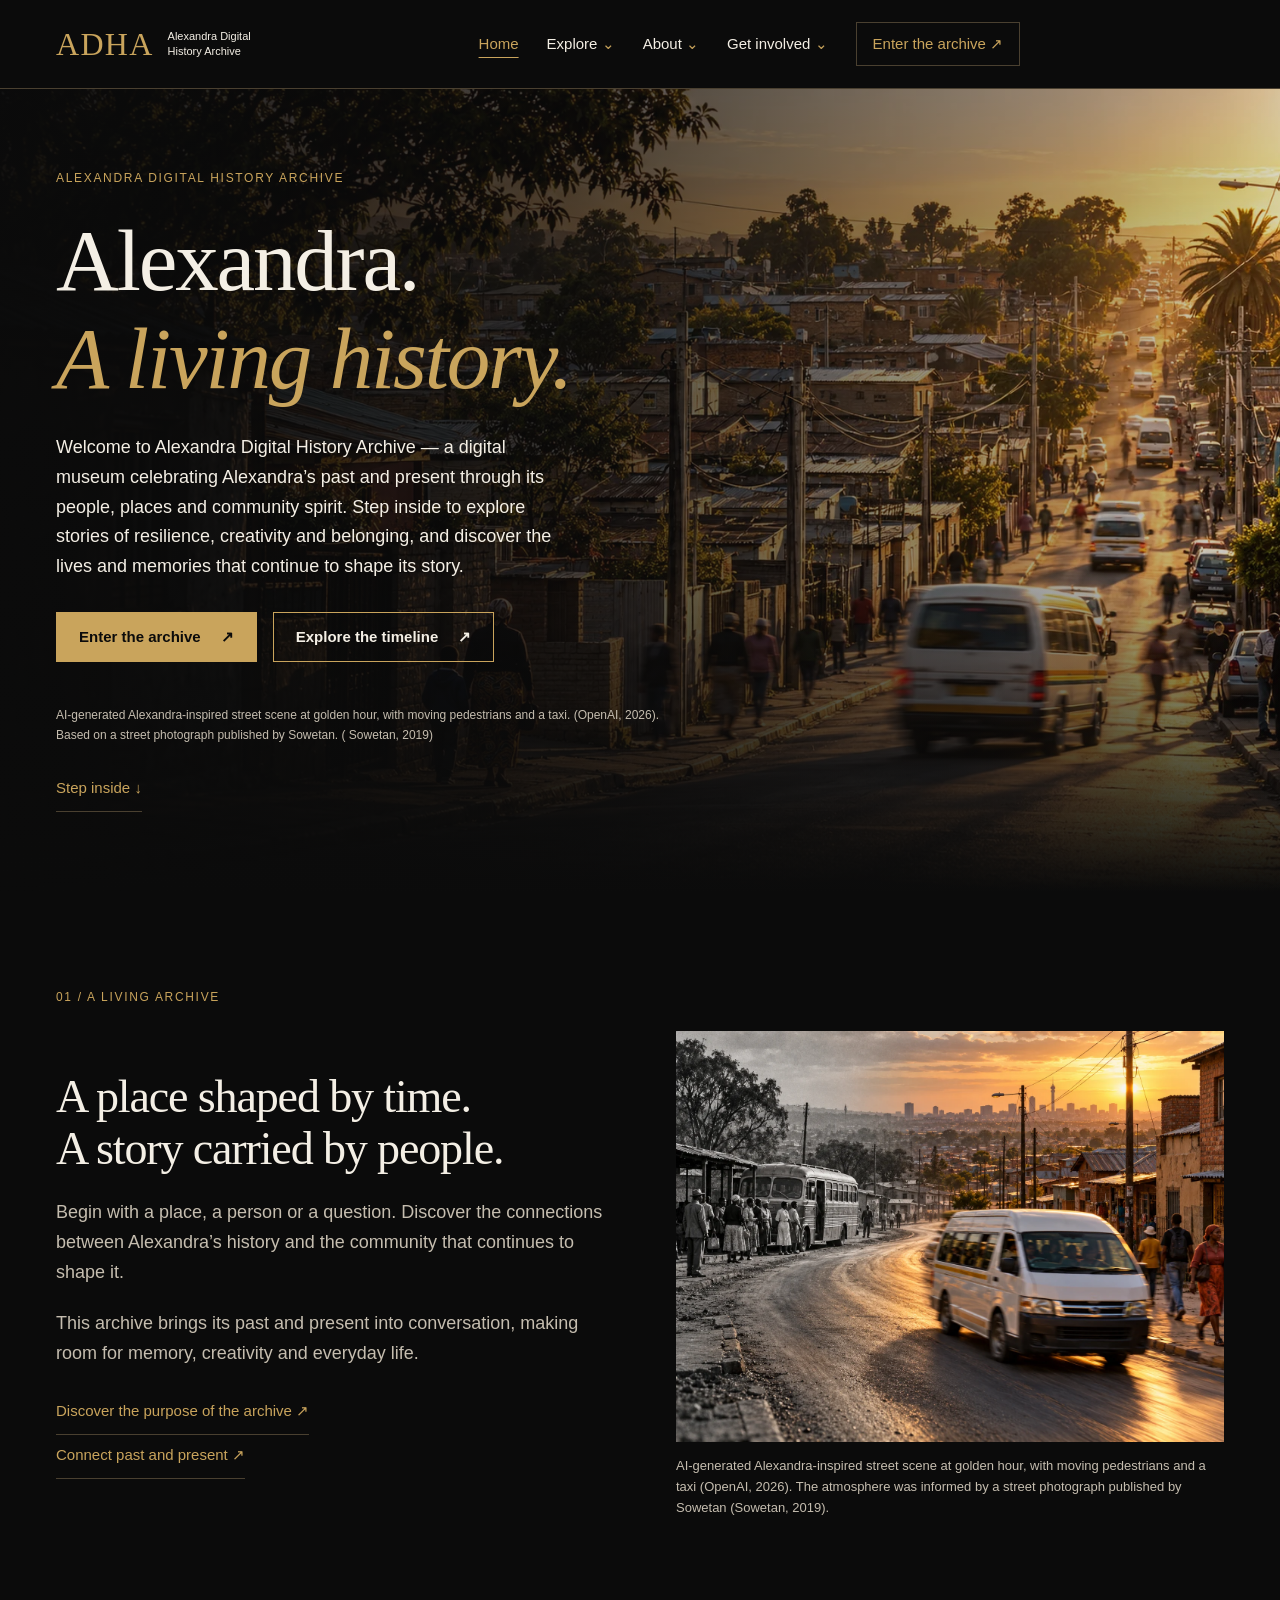
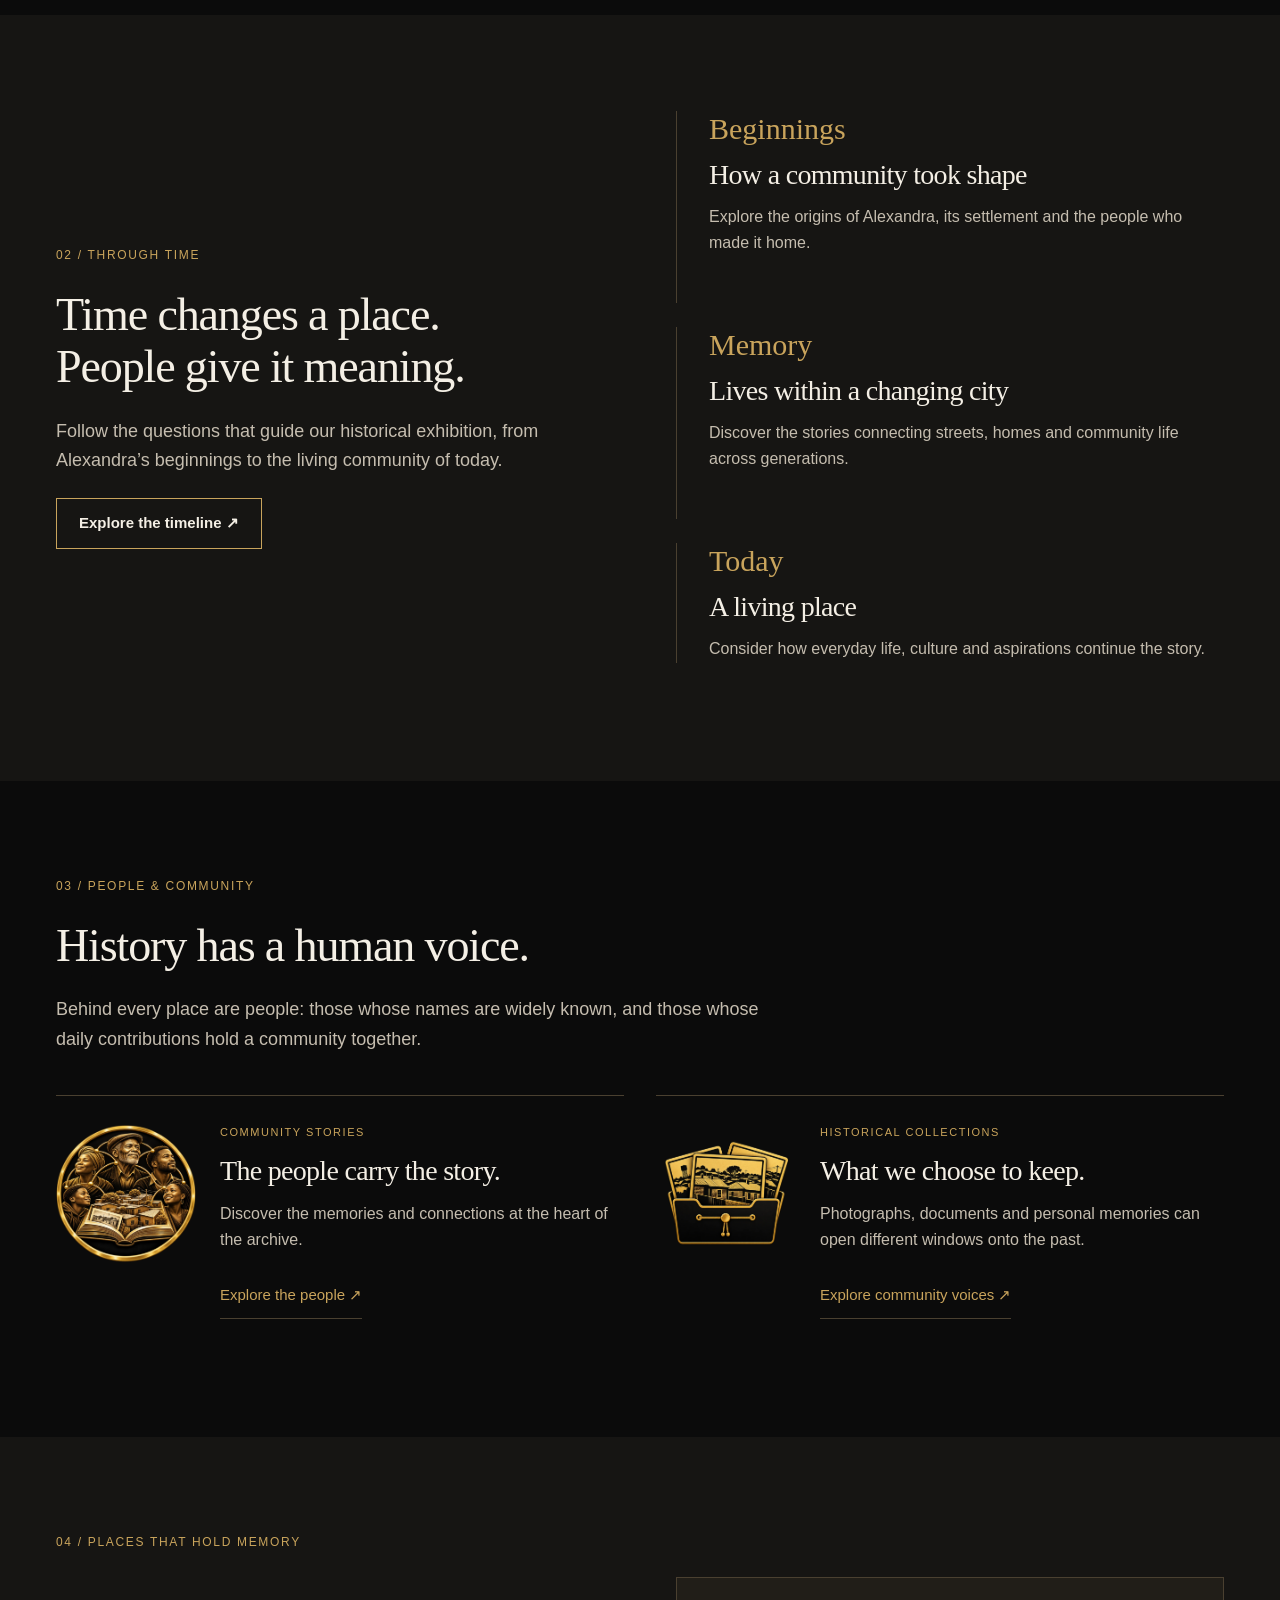
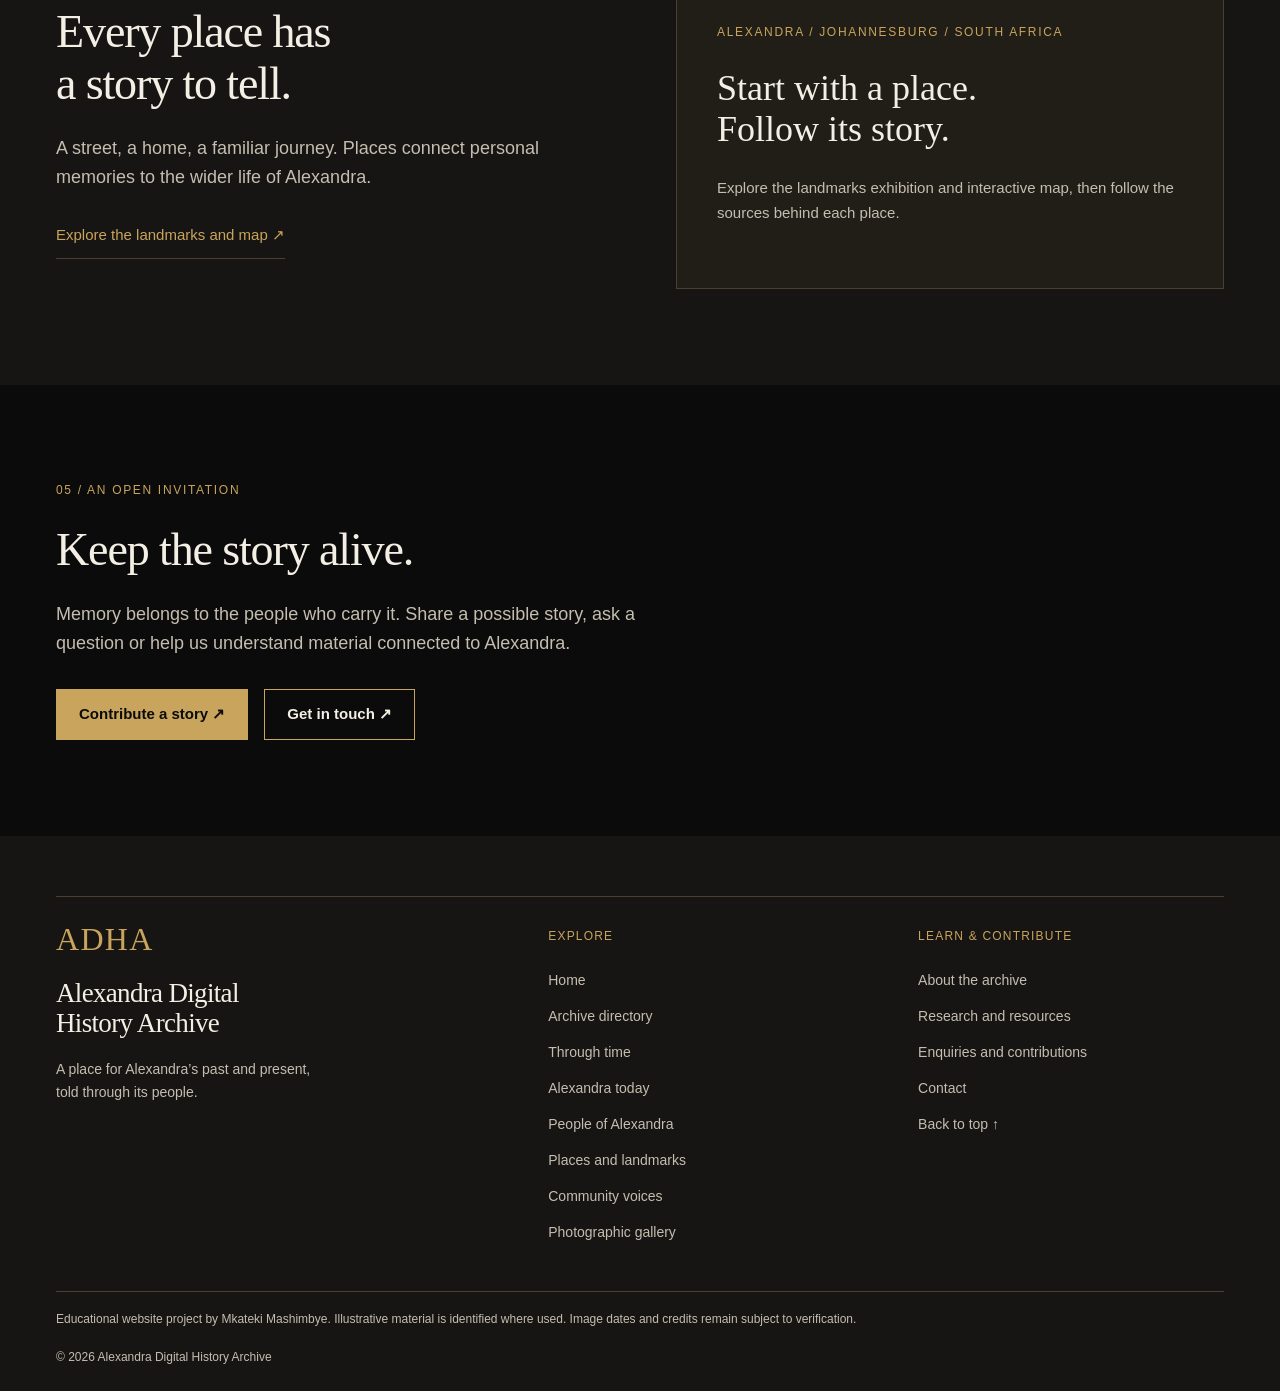
<file: index.html>
<!DOCTYPE html>
<html lang="en">
  <!--
REFERENCE LIST — index.html

OpenAI, 2026. Golden Road Through Alexandra Township. [AI-generated image] Available at: <https://chatgpt.com/share/6adf2764-30d4-83ea-a754-7bdf4fe1dd0c> [Student-supplied conversation; independent access not confirmed].

Sowetan, 2019. Waiting to exhale: the story of Alexandra township. [online] Available at: <https://www.sowetan.co.za/news/south-africa/2019-10-18-waiting-to-exhale-the-story-of-alexandra-township/> [Accessed 26 October 2026].

Historical sources provide context; generated artwork is interpretive. Retained access dates identify earlier recorded checks.
--><head>
    <meta charset="utf-8" />
    <meta content="width=device-width, initial-scale=1" name="viewport" />
    <title>Alexandra History &amp; Community | Alexandra Digital History Archive</title>
    <meta
      name="description"
      content="Explore Alexandra township in Johannesburg through its history, people, landmarks and community memory in this educational digital museum."
    />
    <link href="css/style.css?v=references-20261109" rel="stylesheet" />
    <link href="css/museum.css?v=references-20261109" rel="stylesheet" />
    <script defer="" src="js/main.js?v=references-20261109"></script>
    <!-- Public URL metadata uses the planned GitHub Pages deployment address. -->
    <link rel="canonical" href="https://st10479746.github.io/alexandra-digital-history-archive/" />
    <meta name="robots" content="index, follow, max-image-preview:large" />
    <meta property="og:type" content="website" />
    <meta property="og:site_name" content="Alexandra Digital History Archive" />
    <meta
      property="og:title"
      content="Alexandra History &amp; Community | Alexandra Digital History Archive"
    />
    <meta
      property="og:description"
      content="Explore Alexandra township in Johannesburg through its history, people, landmarks and community memory in this educational digital museum."
    />
    <meta
      property="og:url"
      content="https://st10479746.github.io/alexandra-digital-history-archive/"
    />
    <meta
      property="og:image"
      content="https://st10479746.github.io/alexandra-digital-history-archive/images/optimised/alexandra-golden-hour-street.webp"
    />
    <meta
      property="og:image:alt"
      content="AI-generated Alexandra-inspired street scene at golden hour"
    />
    <meta
      name="keywords"
      content="Alexandra history, Alexandra township, Johannesburg heritage, digital history archive, community memory"
    />
    <meta name="author" content="Mkateki Mashimbye" />
  </head>
  <body id="top">
    <a class="skip-link" href="#main-content"> Skip to content </a>
    <!-- Shared navigation gives every page the same routes through the museum. -->
    <header class="museum-header">
      <div class="museum-wrap header-inner">
        <a aria-label="Alexandra Digital History Archive home" class="wordmark" href="index.html">
          <span> ADHA </span>
          <small>
            Alexandra Digital
            <br />
            History Archive
          </small>
        </a>
        <button
          aria-controls="museum-navigation"
          aria-expanded="false"
          class="menu-toggle"
          hidden=""
          type="button"
        >
          Menu
          <span aria-hidden="true"> ☰ </span>
        </button>
        <nav aria-label="Main navigation" class="museum-nav" id="museum-navigation">
          <a aria-current="page" href="index.html"> Home </a>
          <details class="nav-group">
            <summary>Explore</summary>
            <div class="nav-panel">
              <a href="content.html"> Archive directory </a>
              <a href="timeline.html"> Through time </a>
              <a href="alexandra-today.html"> Alexandra today </a>
              <a href="people.html"> People of Alexandra </a>
              <a href="places.html"> Places and landmarks </a>
              <a href="community-voices.html"> Community voices </a>
              <a href="gallery.html"> Photographic gallery </a>
            </div>
          </details>
          <details class="nav-group">
            <summary>About</summary>
            <div class="nav-panel">
              <a href="about.html"> About the archive </a>
              <a href="research.html"> Research and resources </a>
            </div>
          </details>
          <details class="nav-group">
            <summary>Get involved</summary>
            <div class="nav-panel">
              <a href="enquiry.html"> Enquiries and contributions </a>
              <a href="contact.html"> Contact </a>
            </div>
          </details>
          <a class="nav-archive" href="content.html">
            Enter the archive
            <span aria-hidden="true"> ↗ </span>
          </a>
        </nav>
      </div>
    </header>
    <main class="museum-home" id="main-content">
      <section aria-labelledby="home-title" class="museum-hero">
        <img
          decoding="async"
          alt="AI-generated Alexandra-inspired street scene at golden hour, with moving pedestrians and a minibus taxi"
          class="hero-photo"
          fetchpriority="high"
          height="941"
          src="images/optimised/alexandra-golden-hour-street.webp"
          width="1672"
        />
        <div class="hero-shade"></div>
        <div class="museum-wrap hero-copy">
          <p class="eyebrow">Alexandra Digital History Archive</p>
          <h1 id="home-title">
            Alexandra.
            <br />
            <em> A living history. </em>
          </h1>
          <p class="hero-intro">
            Welcome to Alexandra Digital History Archive — a digital museum celebrating Alexandra’s
            past and present through its people, places and community spirit. Step inside to explore
            stories of resilience, creativity and belonging, and discover the lives and memories
            that continue to shape its story.
          </p>
          <div class="action-row">
            <a class="museum-button" href="content.html">
              Enter the archive
              <span aria-hidden="true"> ↗ </span>
            </a>
            <a class="museum-button secondary" href="timeline.html">
              Explore the timeline
              <span aria-hidden="true"> ↗ </span>
            </a>
          </div>
          <p class="hero-credit">
            AI-generated Alexandra-inspired street scene at golden hour, with moving pedestrians and
            a taxi. (OpenAI, 2026).
            <br />
            Based on a street photograph published by Sowetan. ( Sowetan, 2019)
          </p>
          <a class="scroll-cue" href="#past-present">
            Step inside
            <span aria-hidden="true"> ↓ </span>
          </a>
        </div>
      </section>
      <section class="museum-section museum-wrap" id="past-present">
        <p class="eyebrow">01 / A living archive</p>
        <div class="editorial-grid">
          <div>
            <h2>
              A place shaped by time.
              <br />
              A story carried by people.
            </h2>
            <p>
              Begin with a place, a person or a question. Discover the connections between
              Alexandra’s history and the community that continues to shape it.
            </p>
            <p>
              This archive brings its past and present into conversation, making room for memory,
              creativity and everyday life.
            </p>
            <a class="text-link" href="about.html"> Discover the purpose of the archive ↗ </a>
            <br />
            <a class="text-link" href="alexandra-today.html"> Connect past and present ↗ </a>
          </div>
          <figure class="exhibit-photo">
            <img
              decoding="async"
              alt="A black-and-white bus-stop scene blending into a golden-lit street with a modern minibus taxi"
              height="853"
              loading="lazy"
              src="images/optimised/alexandra-bus-and-minibus-transition.webp"
              width="1280"
            />
            <figcaption>
              AI-generated Alexandra-inspired street scene at golden hour, with moving pedestrians
              and a taxi (OpenAI, 2026). The atmosphere was informed by a street photograph
              published by Sowetan (Sowetan, 2019).
            </figcaption>
          </figure>
        </div>
      </section>
      <section class="museum-section timeline-section" id="through-time">
        <div class="museum-wrap editorial-grid">
          <div>
            <p class="eyebrow">02 / Through time</p>
            <h2>
              Time changes a place.
              <br />
              People give it meaning.
            </h2>
            <p>
              Follow the questions that guide our historical exhibition, from Alexandra’s beginnings
              to the living community of today.
            </p>
            <a class="museum-button secondary" href="timeline.html"> Explore the timeline ↗ </a>
          </div>
          <div class="home-timeline">
            <article>
              <p class="timeline-date">Beginnings</p>
              <h3>How a community took shape</h3>
              <p>
                Explore the origins of Alexandra, its settlement and the people who made it home.
              </p>
            </article>
            <article>
              <p class="timeline-date">Memory</p>
              <h3>Lives within a changing city</h3>
              <p>
                Discover the stories connecting streets, homes and community life across
                generations.
              </p>
            </article>
            <article>
              <p class="timeline-date">Today</p>
              <h3>A living place</h3>
              <p>Consider how everyday life, culture and aspirations continue the story.</p>
            </article>
          </div>
        </div>
      </section>
      <section class="museum-section museum-wrap" id="people">
        <p class="eyebrow">03 / People &amp; community</p>
        <h2>History has a human voice.</h2>
        <p class="section-intro">
          Behind every place are people: those whose names are widely known, and those whose daily
          contributions hold a community together.
        </p>
        <div class="exhibition-grid">
          <article class="exhibition-card">
            <img
              decoding="async"
              alt="Gold circular illustration representing community heritage"
              height="1024"
              loading="lazy"
              src="images/optimised/gold-community-heritage-medallion.webp"
              width="1024"
            />
            <div>
              <p class="eyebrow">Community stories</p>
              <h3>The people carry the story.</h3>
              <p>Discover the memories and connections at the heart of the archive.</p>
              <a class="text-link" href="people.html"> Explore the people ↗ </a>
            </div>
          </article>
          <article class="exhibition-card">
            <img
              decoding="async"
              alt="Gold circular illustration representing historical collections"
              height="1024"
              loading="lazy"
              src="images/optimised/gold-archive-folder.webp"
              width="1024"
            />
            <div>
              <p class="eyebrow">Historical collections</p>
              <h3>What we choose to keep.</h3>
              <p>
                Photographs, documents and personal memories can open different windows onto the
                past.
              </p>
              <a class="text-link" href="community-voices.html"> Explore community voices ↗ </a>
            </div>
          </article>
        </div>
        <p class="media-note"></p>
      </section>
      <section class="museum-section place-section" id="places">
        <div class="museum-wrap">
          <p class="eyebrow">04 / Places that hold memory</p>
          <div class="editorial-grid">
            <div>
              <h2>
                Every place has
                <br />
                a story to tell.
              </h2>
              <p>
                A street, a home, a familiar journey. Places connect personal memories to the wider
                life of Alexandra.
              </p>
              <a class="text-link" href="places.html"> Explore the landmarks and map ↗ </a>
            </div>
            <aside class="museum-quote">
              <span class="eyebrow"> Alexandra / Johannesburg / South Africa </span>
              <p>
                Start with a place.
                <br />
                Follow its story.
              </p>
              <p class="small-copy">
                Explore the landmarks exhibition and interactive map, then follow the sources behind
                each place.
              </p>
            </aside>
          </div>
        </div>
      </section>
      <section class="museum-section museum-wrap invitation">
        <p class="eyebrow">05 / An open invitation</p>
        <h2>Keep the story alive.</h2>
        <p>
          Memory belongs to the people who carry it. Share a possible story, ask a question or help
          us understand material connected to Alexandra.
        </p>
        <div class="action-row">
          <a class="museum-button" href="enquiry.html"> Contribute a story ↗ </a>
          <a class="museum-button secondary" href="contact.html"> Get in touch ↗ </a>
        </div>
      </section>
    </main>
    <!-- The footer provides direct routes to all twelve pages without opening a menu. -->
    <footer class="museum-footer">
      <div class="museum-wrap">
        <div class="footer-grid">
          <div>
            <a class="wordmark" href="index.html">
              <span> ADHA </span>
            </a>
            <h2>
              Alexandra Digital
              <br />
              History Archive
            </h2>
            <p>
              A place for Alexandra’s past and present,
              <br />
              told through its people.
            </p>
          </div>
          <div>
            <h3>Explore</h3>
            <a aria-current="page" href="index.html"> Home </a>
            <a href="content.html"> Archive directory </a>
            <a href="timeline.html"> Through time </a>
            <a href="alexandra-today.html"> Alexandra today </a>
            <a href="people.html"> People of Alexandra </a>
            <a href="places.html"> Places and landmarks </a>
            <a href="community-voices.html"> Community voices </a>
            <a href="gallery.html"> Photographic gallery </a>
          </div>
          <div>
            <h3>Learn &amp; contribute</h3>
            <a href="about.html"> About the archive </a>
            <a href="research.html"> Research and resources </a>
            <a href="enquiry.html"> Enquiries and contributions </a>
            <a href="contact.html"> Contact </a>
            <a href="#top"> Back to top ↑ </a>
          </div>
        </div>
        <p class="footer-note">
          Educational website project by Mkateki Mashimbye. Illustrative material is identified
          where used. Image dates and credits remain subject to verification.
        </p>
        <p class="footer-note">© 2026 Alexandra Digital History Archive</p>
      </div>
    </footer>
  </body>
</html>
</file>
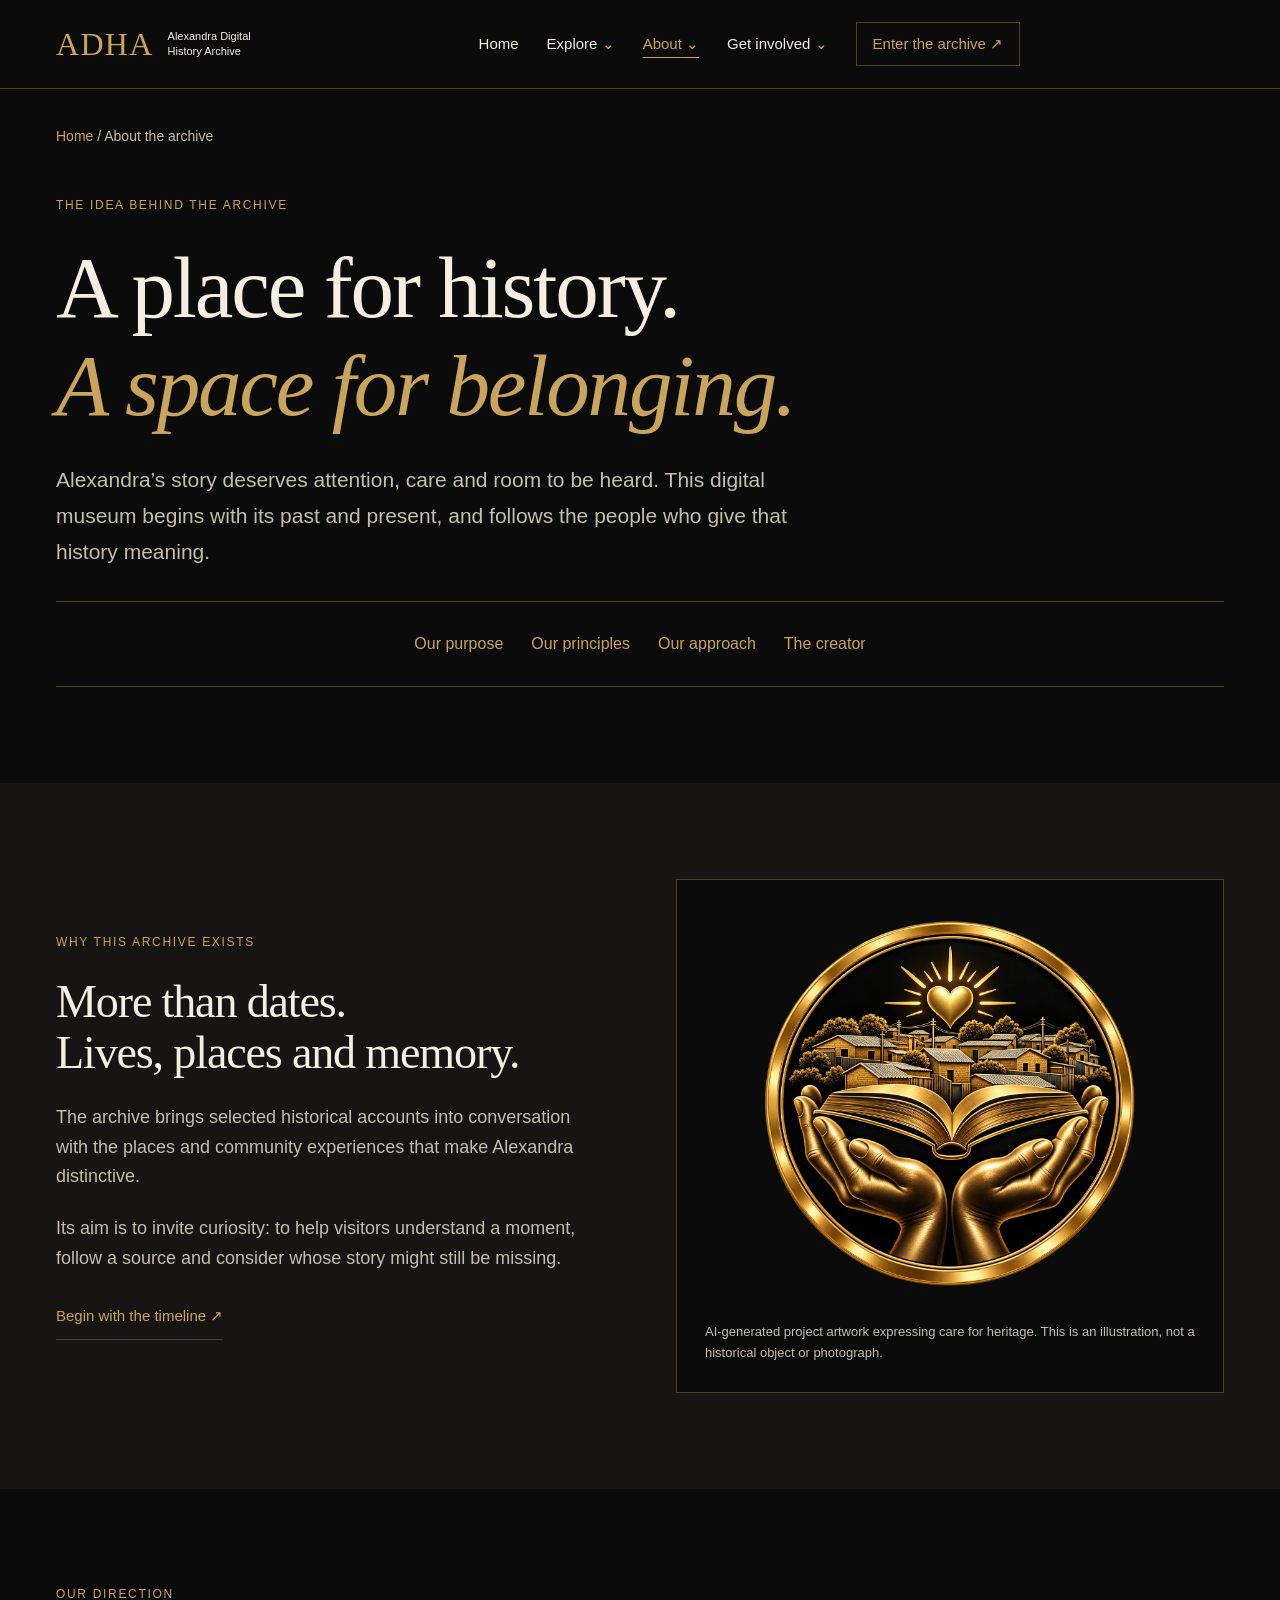
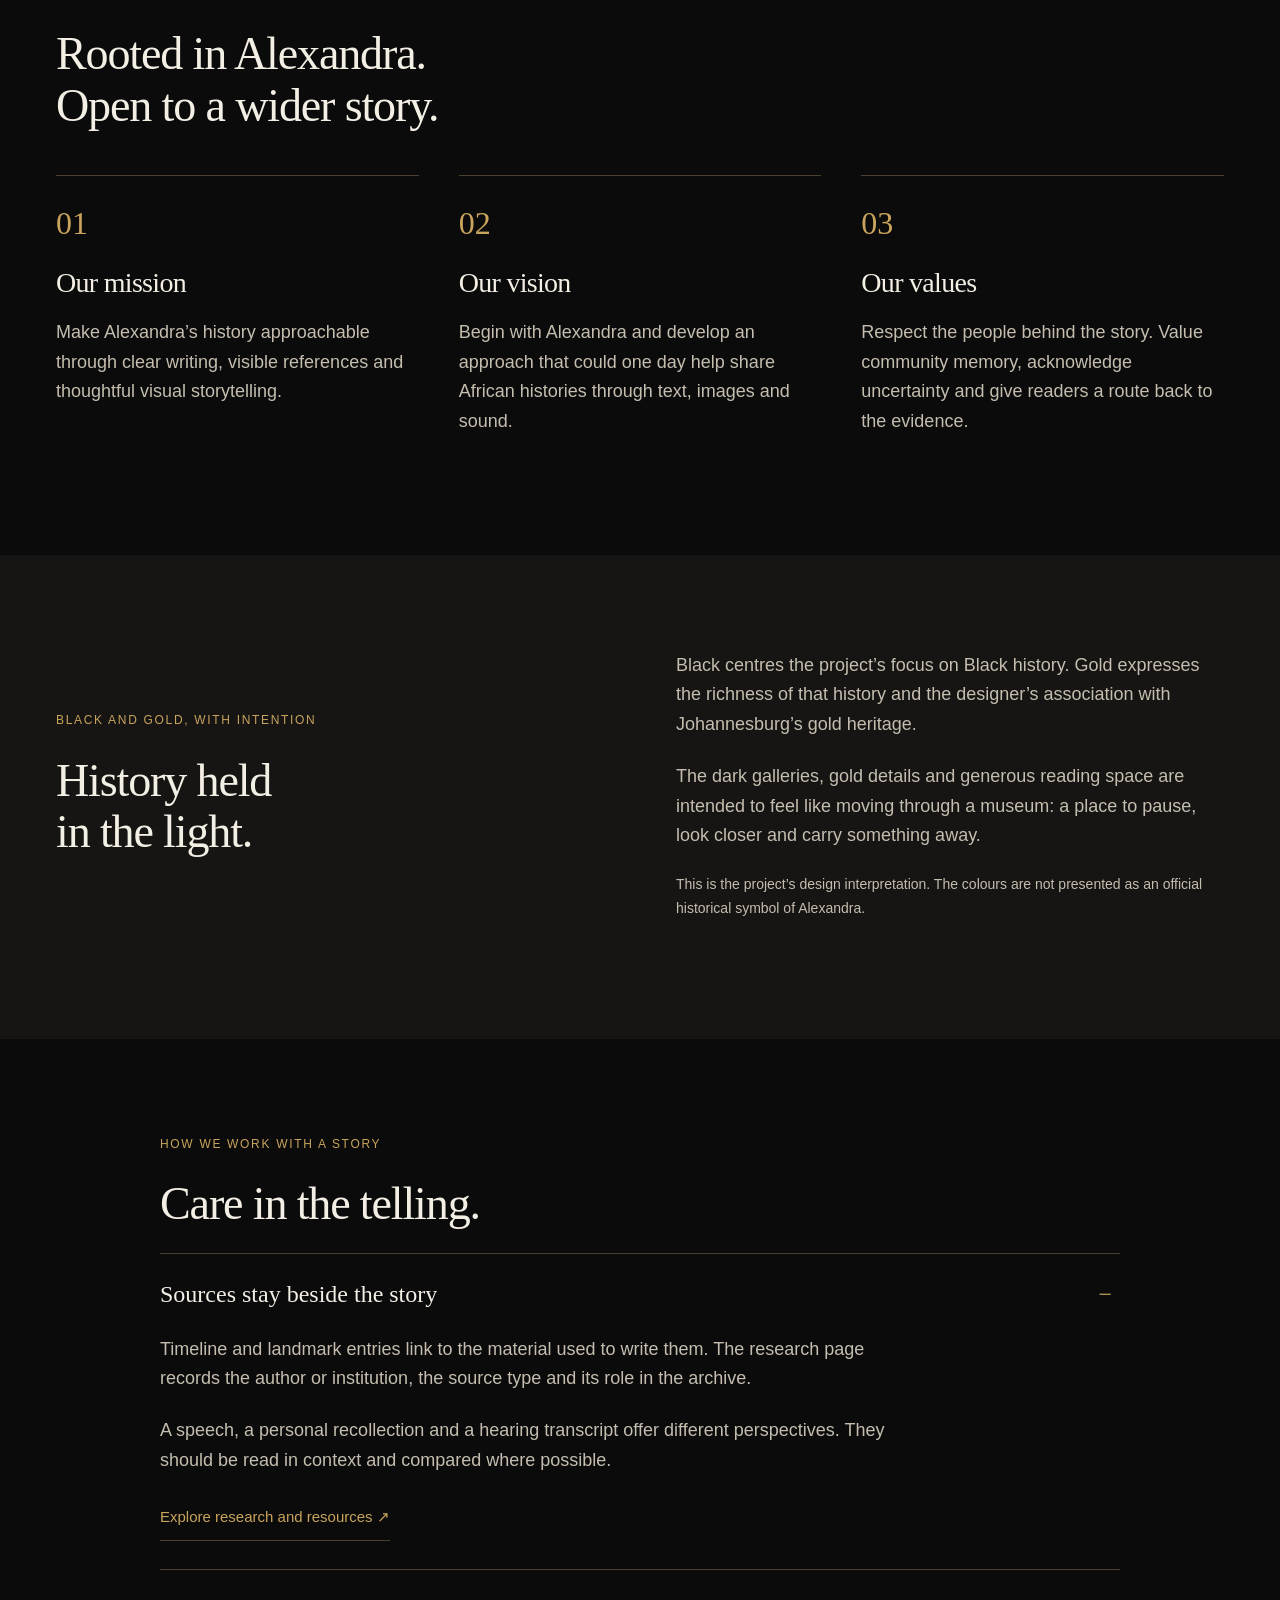
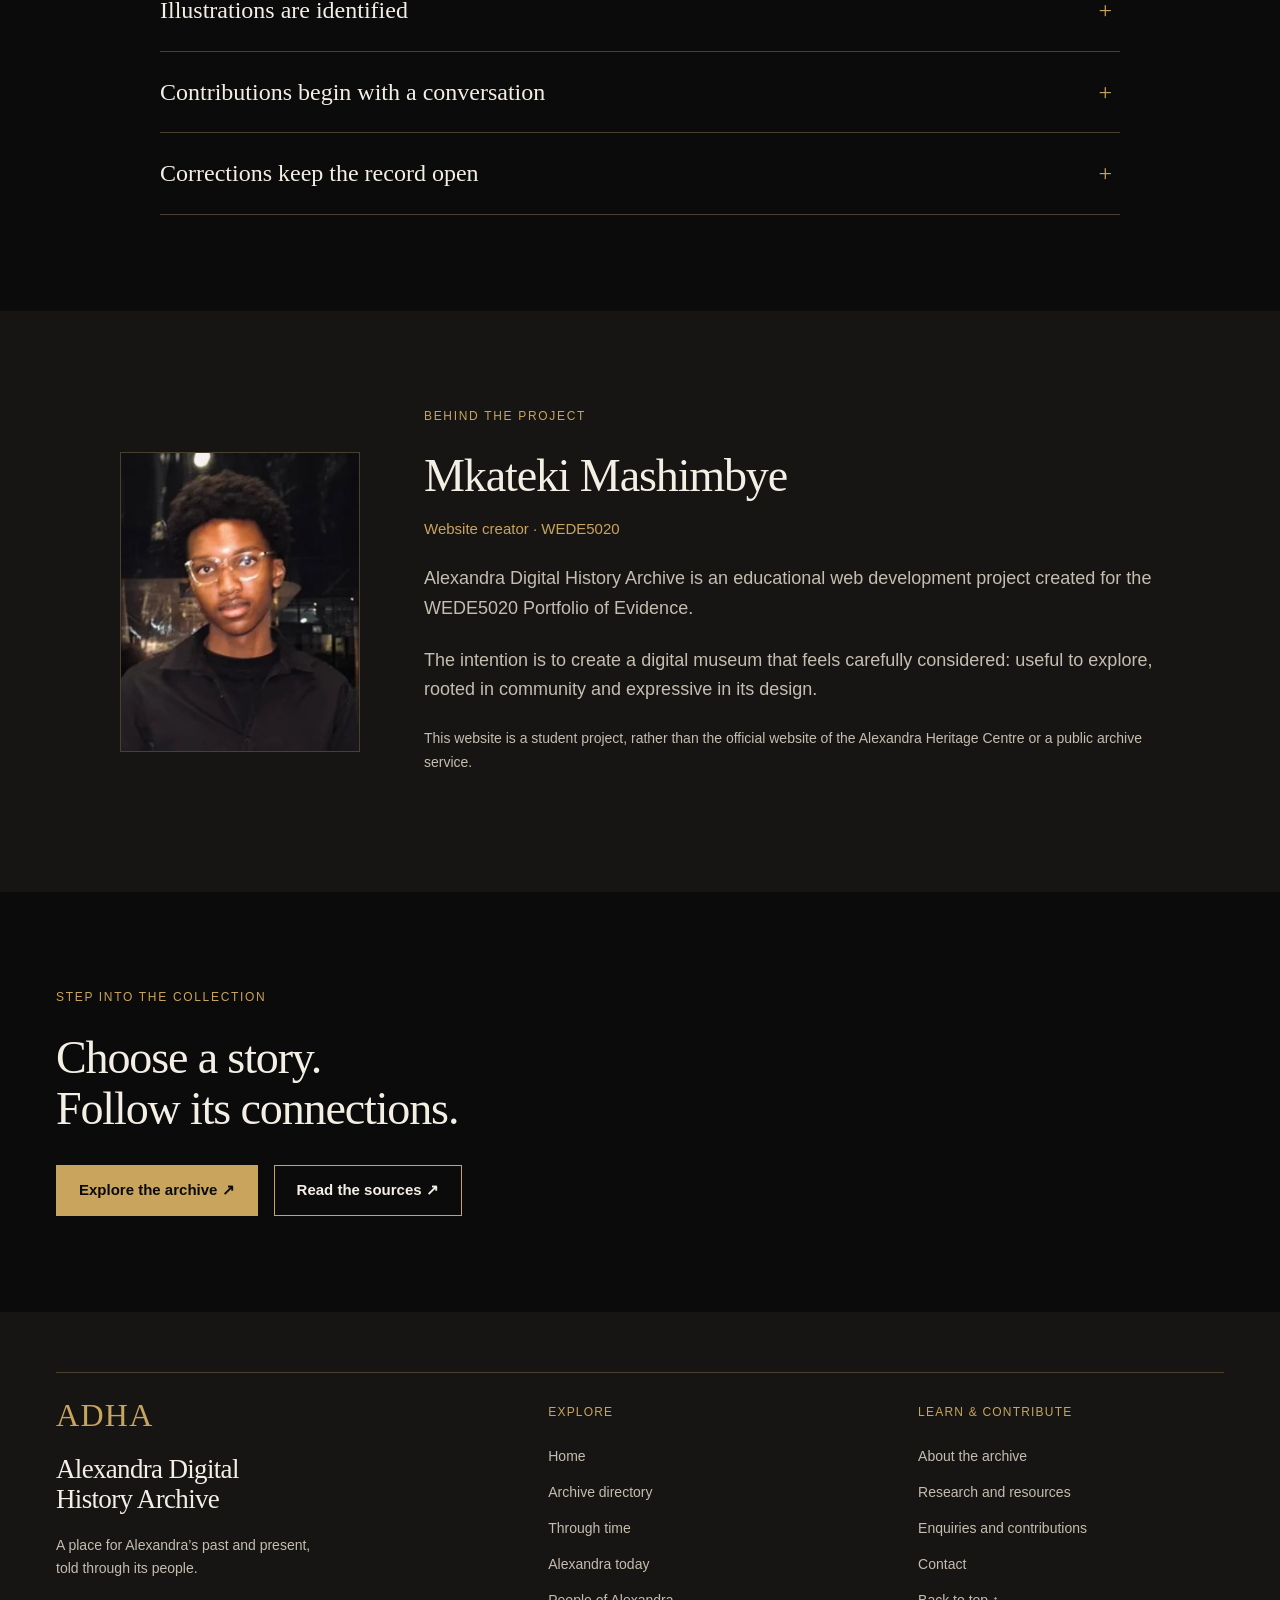
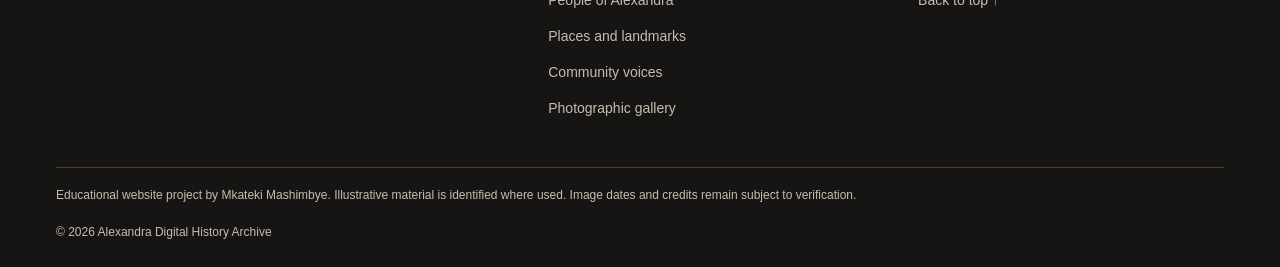
<file: about.html>
<!DOCTYPE html>
<html lang="en">
  <head>
    <!-- Metadata describes this page and enables responsive layouts. -->
    <meta charset="utf-8" />
    <meta content="width=device-width, initial-scale=1" name="viewport" />
    <title>About the Archive | Alexandra Digital History Archive</title>
    <meta
      name="description"
      content="Discover the purpose, community values and editorial approach behind Alexandra Digital History Archive, an educational digital museum by Mkateki Mashimbye."
    />
    <link href="css/style.css?v=references-20261109" rel="stylesheet" />
    <link href="css/museum.css?v=references-20261109" rel="stylesheet" />
    <link href="css/learning.css?v=references-20261109" rel="stylesheet" />
    <script defer="" src="js/main.js?v=references-20261109"></script>
    <!-- Public URL metadata uses the planned GitHub Pages deployment address. -->
    <link
      rel="canonical"
      href="https://st10479746.github.io/alexandra-digital-history-archive/about.html"
    />
    <meta name="robots" content="index, follow, max-image-preview:large" />
    <meta property="og:type" content="website" />
    <meta property="og:site_name" content="Alexandra Digital History Archive" />
    <meta property="og:title" content="About the Archive | Alexandra Digital History Archive" />
    <meta
      property="og:description"
      content="Discover the purpose, community values and editorial approach behind Alexandra Digital History Archive, an educational digital museum by Mkateki Mashimbye."
    />
    <meta
      property="og:url"
      content="https://st10479746.github.io/alexandra-digital-history-archive/about.html"
    />
    <meta
      property="og:image"
      content="https://st10479746.github.io/alexandra-digital-history-archive/images/optimised/alexandra-golden-hour-street.webp"
    />
    <meta
      property="og:image:alt"
      content="AI-generated Alexandra-inspired street scene at golden hour"
    />
    <meta
      name="keywords"
      content="About Alexandra Digital History Archive, heritage project, Mkateki Mashimbye, digital museum, community values"
    />
    <meta name="author" content="Mkateki Mashimbye" />
  </head>
  <body id="top">
    <a class="skip-link" href="#main-content"> Skip to content </a>
    <!-- Shared navigation gives every page the same routes through the museum. -->
    <header class="museum-header">
      <div class="museum-wrap header-inner">
        <a aria-label="Alexandra Digital History Archive home" class="wordmark" href="index.html">
          <span> ADHA </span>
          <small>
            Alexandra Digital
            <br />
            History Archive
          </small>
        </a>
        <button
          aria-controls="museum-navigation"
          aria-expanded="false"
          class="menu-toggle"
          hidden=""
          type="button"
        >
          Menu
          <span aria-hidden="true"> ☰ </span>
        </button>
        <nav aria-label="Main navigation" class="museum-nav" id="museum-navigation">
          <a href="index.html"> Home </a>
          <details class="nav-group">
            <summary>Explore</summary>
            <div class="nav-panel">
              <a href="content.html"> Archive directory </a>
              <a href="timeline.html"> Through time </a>
              <a href="alexandra-today.html"> Alexandra today </a>
              <a href="people.html"> People of Alexandra </a>
              <a href="places.html"> Places and landmarks </a>
              <a href="community-voices.html"> Community voices </a>
              <a href="gallery.html"> Photographic gallery </a>
            </div>
          </details>
          <details class="nav-group nav-current-group">
            <summary>About</summary>
            <div class="nav-panel">
              <a aria-current="page" href="about.html"> About the archive </a>
              <a href="research.html"> Research and resources </a>
            </div>
          </details>
          <details class="nav-group">
            <summary>Get involved</summary>
            <div class="nav-panel">
              <a href="enquiry.html"> Enquiries and contributions </a>
              <a href="contact.html"> Contact </a>
            </div>
          </details>
          <a class="nav-archive" href="content.html">
            Enter the archive
            <span aria-hidden="true"> ↗ </span>
          </a>
        </nav>
      </div>
    </header>
    <main class="museum-home learning-page" id="main-content">
      <!-- The introduction connects the archive's visual identity with its purpose. -->
      <section class="museum-wrap learning-intro">
        <p class="learning-breadcrumb">
          <a href="index.html"> Home </a>
          / About the archive
        </p>
        <p class="eyebrow">The idea behind the archive</p>
        <h1>
          A place for history.
          <br />
          <em> A space for belonging. </em>
        </h1>
        <p class="learning-lead">
          Alexandra’s story deserves attention, care and room to be heard. This digital museum
          begins with its past and present, and follows the people who give that history meaning.
        </p>
        <nav aria-label="On this page" class="learning-jump">
          <a href="#purpose"> Our purpose </a>
          <a href="#principles"> Our principles </a>
          <a href="#approach"> Our approach </a>
          <a href="#creator"> The creator </a>
        </nav>
      </section>
      <section class="museum-section learning-band" id="purpose">
        <div class="museum-wrap editorial-grid">
          <div>
            <p class="eyebrow">Why this archive exists</p>
            <h2>
              More than dates.
              <br />
              Lives, places and memory.
            </h2>
            <p>
              The archive brings selected historical accounts into conversation with the places and
              community experiences that make Alexandra distinctive.
            </p>
            <p>
              Its aim is to invite curiosity: to help visitors understand a moment, follow a source
              and consider whose story might still be missing.
            </p>
            <a class="text-link" href="timeline.html"> Begin with the timeline ↗ </a>
          </div>
          <figure class="learning-art">
            <img
              decoding="async"
              alt="Gold illustration of hands holding a heritage scene"
              height="640"
              loading="lazy"
              src="images/optimised/gold-heritage-caring-hands.webp"
              width="640"
            />
            <figcaption>
              AI-generated project artwork expressing care for heritage. This is an illustration,
              not a historical object or photograph.
            </figcaption>
          </figure>
        </div>
      </section>
      <!-- The three principles retain the original project's mission, vision and community focus. -->
      <section class="museum-section museum-wrap" id="principles">
        <p class="eyebrow">Our direction</p>
        <h2>
          Rooted in Alexandra.
          <br />
          Open to a wider story.
        </h2>
        <div class="learning-principles">
          <article>
            <p aria-hidden="true" class="learning-number">01</p>
            <h3>Our mission</h3>
            <p>
              Make Alexandra’s history approachable through clear writing, visible references and
              thoughtful visual storytelling.
            </p>
          </article>
          <article>
            <p aria-hidden="true" class="learning-number">02</p>
            <h3>Our vision</h3>
            <p>
              Begin with Alexandra and develop an approach that could one day help share African
              histories through text, images and sound.
            </p>
          </article>
          <article>
            <p aria-hidden="true" class="learning-number">03</p>
            <h3>Our values</h3>
            <p>
              Respect the people behind the story. Value community memory, acknowledge uncertainty
              and give readers a route back to the evidence.
            </p>
          </article>
        </div>
      </section>
      <section class="museum-section learning-band">
        <div class="museum-wrap editorial-grid">
          <div>
            <p class="eyebrow">Black and gold, with intention</p>
            <h2>
              History held
              <br />
              in the light.
            </h2>
          </div>
          <div>
            <p>
              Black centres the project’s focus on Black history. Gold expresses the richness of
              that history and the designer’s association with Johannesburg’s gold heritage.
            </p>
            <p>
              The dark galleries, gold details and generous reading space are intended to feel like
              moving through a museum: a place to pause, look closer and carry something away.
            </p>
            <p class="learning-small">
              This is the project’s design interpretation. The colours are not presented as an
              official historical symbol of Alexandra.
            </p>
          </div>
        </div>
      </section>
      <!-- Expandable notes distinguish source evidence, illustrative media and proposed contributions. -->
      <section class="museum-section museum-wrap learning-reading" id="approach">
        <p class="eyebrow">How we work with a story</p>
        <h2>Care in the telling.</h2>
        <details class="learning-details" open="">
          <summary>Sources stay beside the story</summary>
          <div>
            <p>
              Timeline and landmark entries link to the material used to write them. The research
              page records the author or institution, the source type and its role in the archive.
            </p>
            <p>
              A speech, a personal recollection and a hearing transcript offer different
              perspectives. They should be read in context and compared where possible.
            </p>
            <a class="text-link" href="research.html"> Explore research and resources ↗ </a>
          </div>
        </details>
        <details class="learning-details">
          <summary>Illustrations are identified</summary>
          <div>
            <p>
              Generated artworks help demonstrate the project’s visual direction. They are labelled
              as illustrations and are not evidence of an event, person or historical scene.
            </p>
            <p>
              Images with incomplete date or creator information carry a provenance note.
              Availability online does not automatically give permission to republish a work.
            </p>
            <a class="text-link" href="gallery.html"> Read the gallery captions ↗ </a>
          </div>
        </details>
        <details class="learning-details">
          <summary>Contributions begin with a conversation</summary>
          <div>
            <p>
              The enquiry form provides a route to discuss possible memories, photographs or
              documents. It does not upload material or automatically add it to the collection.
            </p>
            <p>
              Before publication, a contribution would need context, source checks and the
              contributor’s permission. Sensitive details and other people’s privacy also need
              consideration.
            </p>
            <a class="text-link" href="enquiry.html"> Ask about a contribution ↗ </a>
          </div>
        </details>
        <details class="learning-details">
          <summary>Corrections keep the record open</summary>
          <div>
            <p>
              If something appears inaccurate or incomplete, send the page title, the detail
              concerned and a supporting reference through the contact form. The evidence can then
              be reviewed.
            </p>
            <a class="text-link" href="contact.html"> Suggest a correction ↗ </a>
          </div>
        </details>
      </section>
      <section class="museum-section learning-band" id="creator">
        <div class="museum-wrap learning-creator">
          <img
            decoding="async"
            alt="Mkateki Mashimbye, creator of this educational website"
            height="340"
            loading="lazy"
            src="images/optimised/mkateki-mashimbye.webp"
            width="280"
          />
          <div>
            <p class="eyebrow">Behind the project</p>
            <h2>Mkateki Mashimbye</h2>
            <p class="learning-role">Website creator · WEDE5020</p>
            <p>
              Alexandra Digital History Archive is an educational web development project created
              for the WEDE5020 Portfolio of Evidence.
            </p>
            <p>
              The intention is to create a digital museum that feels carefully considered: useful to
              explore, rooted in community and expressive in its design.
            </p>
            <p class="learning-small">
              This website is a student project, rather than the official website of the Alexandra
              Heritage Centre or a public archive service.
            </p>
          </div>
        </div>
      </section>
      <section class="museum-section museum-wrap invitation">
        <p class="eyebrow">Step into the collection</p>
        <h2>
          Choose a story.
          <br />
          Follow its connections.
        </h2>
        <div class="action-row">
          <a class="museum-button" href="content.html"> Explore the archive ↗ </a>
          <a class="museum-button secondary" href="research.html"> Read the sources ↗ </a>
        </div>
      </section>
    </main>
    <!-- The footer provides direct routes to all twelve pages without opening a menu. -->
    <footer class="museum-footer">
      <div class="museum-wrap">
        <div class="footer-grid">
          <div>
            <a class="wordmark" href="index.html">
              <span> ADHA </span>
            </a>
            <h2>
              Alexandra Digital
              <br />
              History Archive
            </h2>
            <p>
              A place for Alexandra’s past and present,
              <br />
              told through its people.
            </p>
          </div>
          <div>
            <h3>Explore</h3>
            <a href="index.html"> Home </a>
            <a href="content.html"> Archive directory </a>
            <a href="timeline.html"> Through time </a>
            <a href="alexandra-today.html"> Alexandra today </a>
            <a href="people.html"> People of Alexandra </a>
            <a href="places.html"> Places and landmarks </a>
            <a href="community-voices.html"> Community voices </a>
            <a href="gallery.html"> Photographic gallery </a>
          </div>
          <div>
            <h3>Learn &amp; contribute</h3>
            <a aria-current="page" href="about.html"> About the archive </a>
            <a href="research.html"> Research and resources </a>
            <a href="enquiry.html"> Enquiries and contributions </a>
            <a href="contact.html"> Contact </a>
            <a href="#top"> Back to top ↑ </a>
          </div>
        </div>
        <p class="footer-note">
          Educational website project by Mkateki Mashimbye. Illustrative material is identified
          where used. Image dates and credits remain subject to verification.
        </p>
        <p class="footer-note">© 2026 Alexandra Digital History Archive</p>
      </div>
    </footer>
  </body>
</html>
</file>
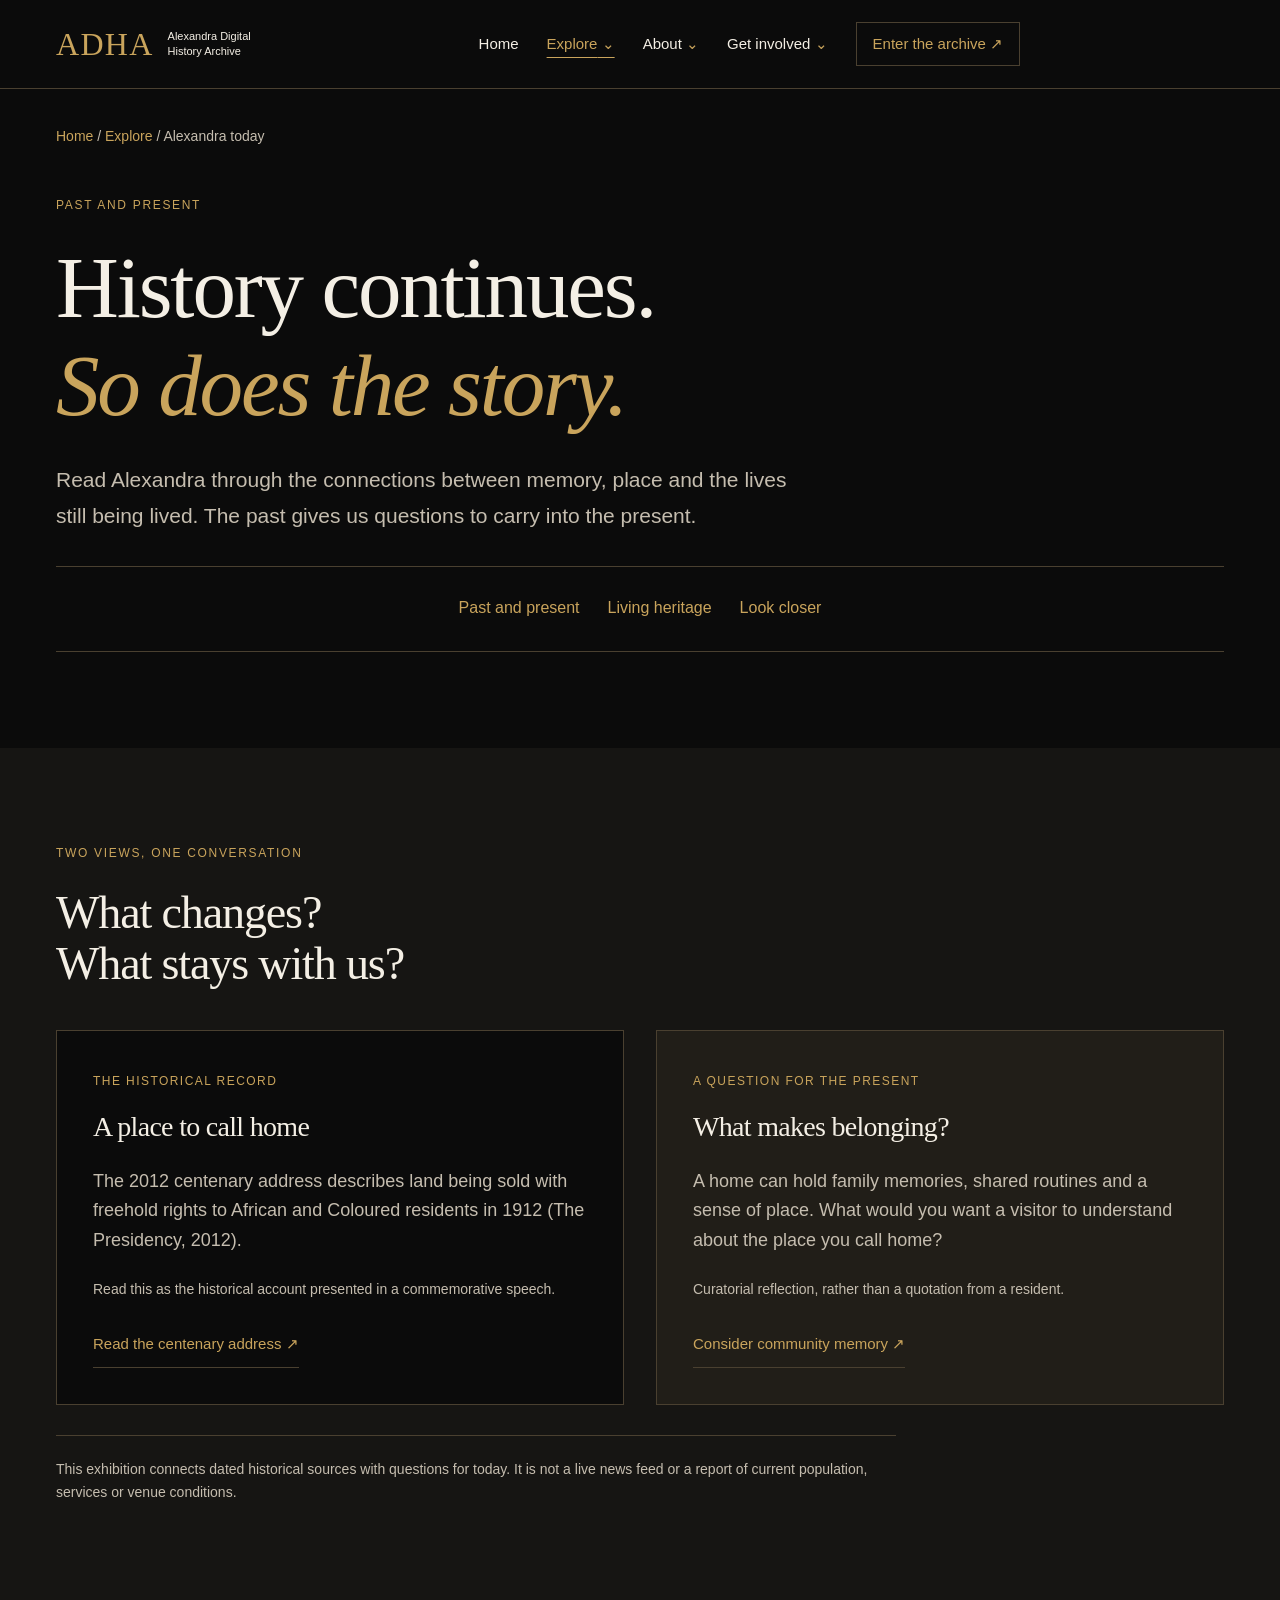
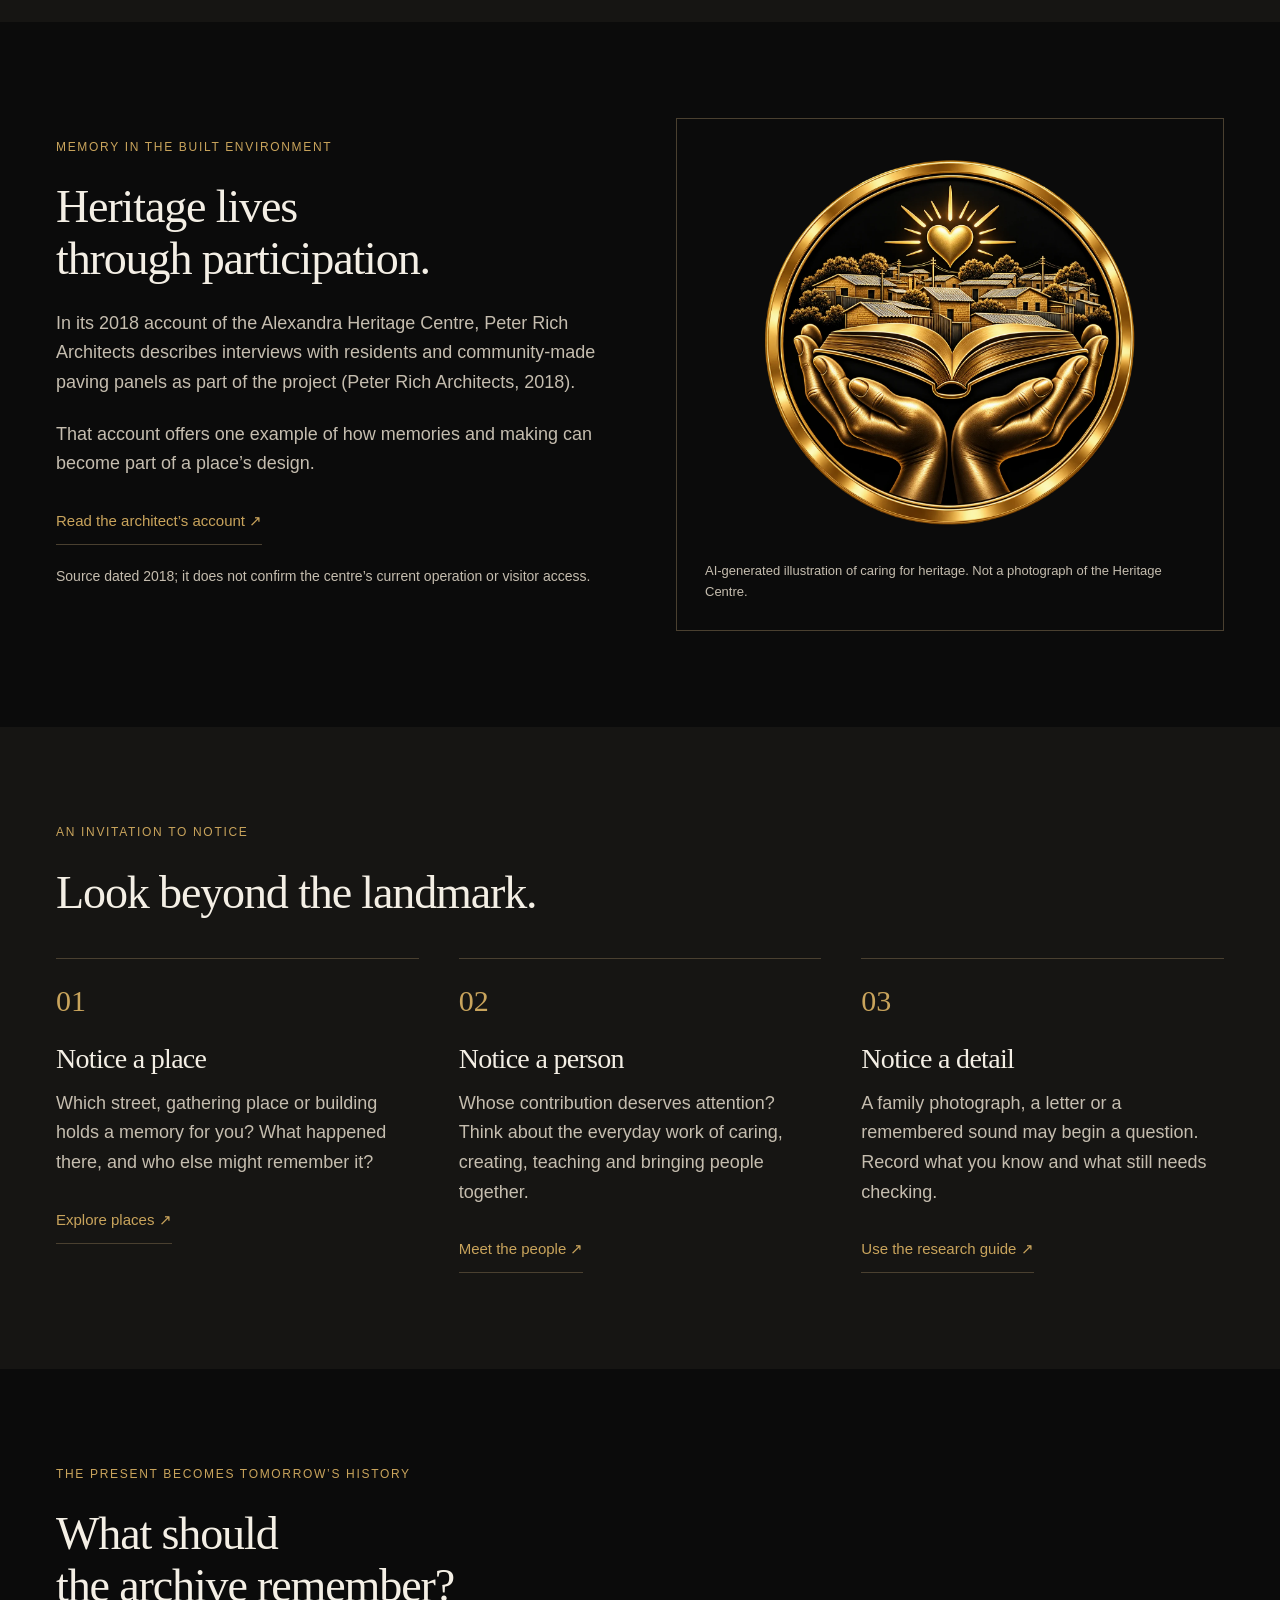
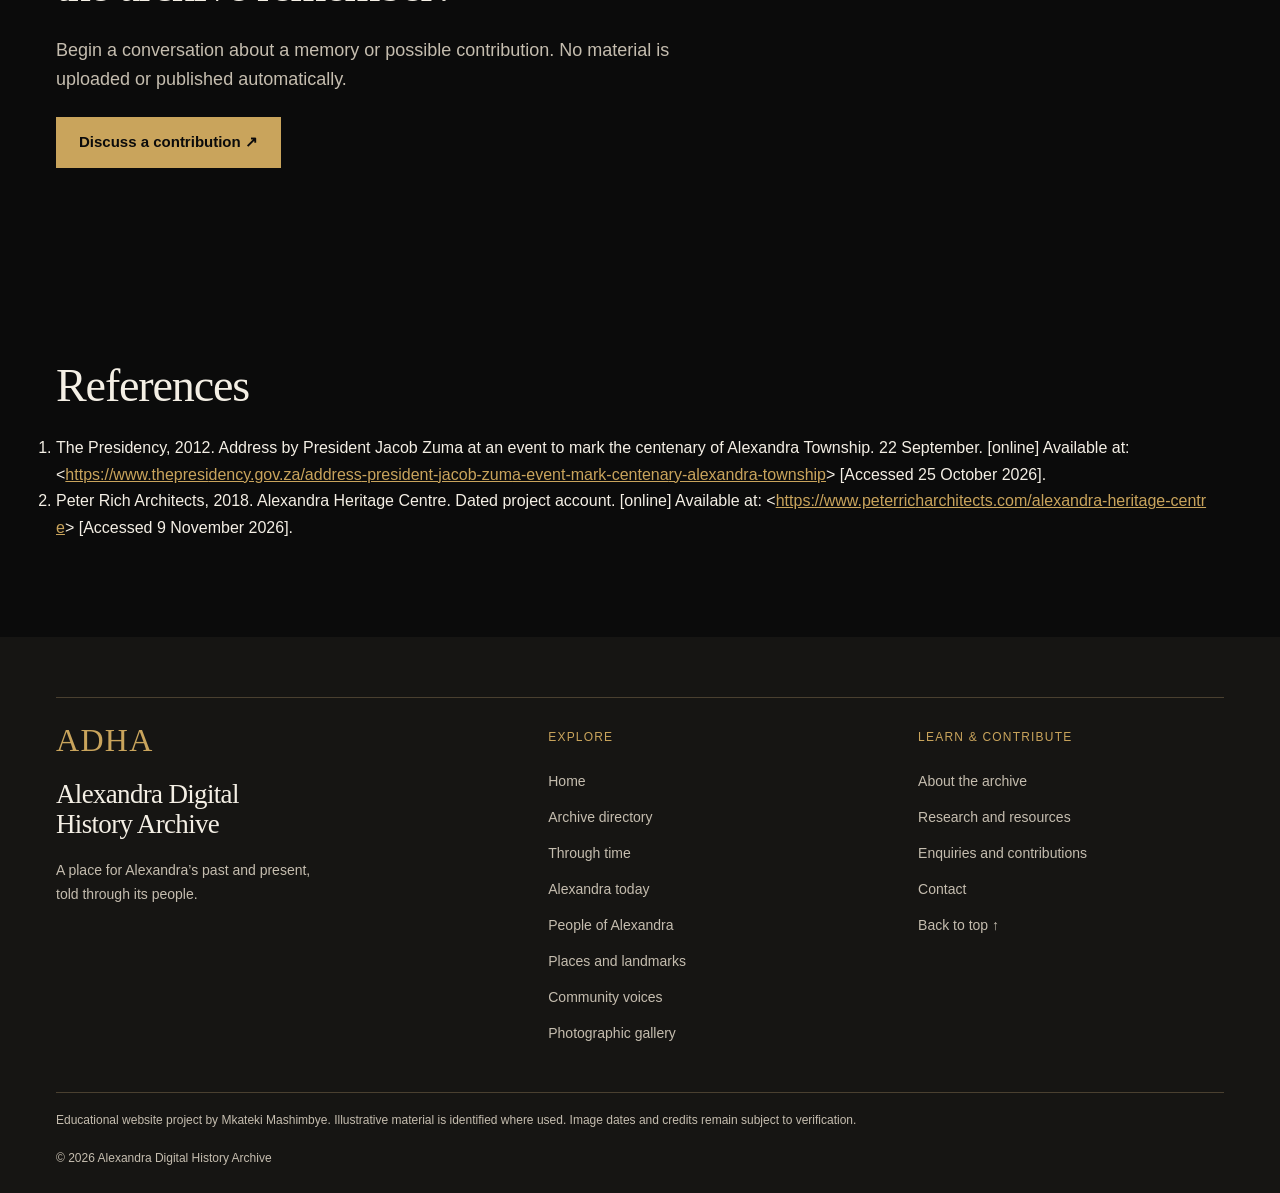
<file: alexandra-today.html>
<!DOCTYPE html>
<html lang="en">
  <!--
REFERENCE LIST — alexandra-today.html

The Presidency, 2012. Address by President Jacob Zuma at an event to mark the centenary of Alexandra Township. 22 September. [online] Available at: <https://www.thepresidency.gov.za/address-president-jacob-zuma-event-mark-centenary-alexandra-township> [Accessed 25 October 2026].

Peter Rich Architects, 2018. Alexandra Heritage Centre. Dated project account. [online] Available at: <https://www.peterricharchitects.com/alexandra-heritage-centre> [Accessed 9 November 2026].

Historical sources provide context; generated artwork is interpretive. Retained access dates identify earlier recorded checks.
--><head>
    <!-- Page metadata identifies the exhibition and supports responsive rendering. -->
    <meta charset="utf-8" />
    <meta content="width=device-width, initial-scale=1" name="viewport" />
    <title>Alexandra Past and Present | A Living Community</title>
    <meta
      name="description"
      content="Connect Alexandra’s past and present through reflections on belonging, community memory and living heritage, supported by dated historical sources."
    />
    <link href="css/style.css?v=references-20261109" rel="stylesheet" />
    <link href="css/museum.css?v=references-20261109" rel="stylesheet" />
    <link href="css/learning.css?v=references-20261109" rel="stylesheet" />
    <link href="css/exhibitions.css?v=references-20261109" rel="stylesheet" />
    <script defer="" src="js/main.js?v=references-20261109"></script>
    <!-- Public URL metadata uses the planned GitHub Pages deployment address. -->
    <link
      rel="canonical"
      href="https://st10479746.github.io/alexandra-digital-history-archive/alexandra-today.html"
    />
    <meta name="robots" content="index, follow, max-image-preview:large" />
    <meta property="og:type" content="website" />
    <meta property="og:site_name" content="Alexandra Digital History Archive" />
    <meta property="og:title" content="Alexandra Past and Present | A Living Community" />
    <meta
      property="og:description"
      content="Connect Alexandra’s past and present through reflections on belonging, community memory and living heritage, supported by dated historical sources."
    />
    <meta
      property="og:url"
      content="https://st10479746.github.io/alexandra-digital-history-archive/alexandra-today.html"
    />
    <meta
      property="og:image"
      content="https://st10479746.github.io/alexandra-digital-history-archive/images/optimised/alexandra-golden-hour-street.webp"
    />
    <meta
      property="og:image:alt"
      content="AI-generated Alexandra-inspired street scene at golden hour"
    />
    <meta
      name="keywords"
      content="Alexandra past and present, Alexandra today, community continuity, township heritage, Johannesburg"
    />
    <meta name="author" content="Mkateki Mashimbye" />
  </head>
  <body id="top">
    <a class="skip-link" href="#main-content"> Skip to content </a>
    <!-- Shared navigation gives every page the same routes through the museum. -->
    <header class="museum-header">
      <div class="museum-wrap header-inner">
        <a aria-label="Alexandra Digital History Archive home" class="wordmark" href="index.html">
          <span> ADHA </span>
          <small>
            Alexandra Digital
            <br />
            History Archive
          </small>
        </a>
        <button
          aria-controls="museum-navigation"
          aria-expanded="false"
          class="menu-toggle"
          hidden=""
          type="button"
        >
          Menu
          <span aria-hidden="true"> ☰ </span>
        </button>
        <nav aria-label="Main navigation" class="museum-nav" id="museum-navigation">
          <a href="index.html"> Home </a>
          <details class="nav-group nav-current-group">
            <summary>Explore</summary>
            <div class="nav-panel">
              <a href="content.html"> Archive directory </a>
              <a href="timeline.html"> Through time </a>
              <a aria-current="page" href="alexandra-today.html"> Alexandra today </a>
              <a href="people.html"> People of Alexandra </a>
              <a href="places.html"> Places and landmarks </a>
              <a href="community-voices.html"> Community voices </a>
              <a href="gallery.html"> Photographic gallery </a>
            </div>
          </details>
          <details class="nav-group">
            <summary>About</summary>
            <div class="nav-panel">
              <a href="about.html"> About the archive </a>
              <a href="research.html"> Research and resources </a>
            </div>
          </details>
          <details class="nav-group">
            <summary>Get involved</summary>
            <div class="nav-panel">
              <a href="enquiry.html"> Enquiries and contributions </a>
              <a href="contact.html"> Contact </a>
            </div>
          </details>
          <a class="nav-archive" href="content.html">
            Enter the archive
            <span aria-hidden="true"> ↗ </span>
          </a>
        </nav>
      </div>
    </header>
    <main class="museum-home learning-page exhibition-page" id="main-content">
      <section class="museum-wrap learning-intro">
        <p class="learning-breadcrumb">
          <a href="index.html"> Home </a>
          /
          <a href="content.html"> Explore </a>
          / Alexandra today
        </p>
        <p class="eyebrow">Past and present</p>
        <h1>
          History continues.
          <br />
          <em> So does the story. </em>
        </h1>
        <p class="learning-lead">
          Read Alexandra through the connections between memory, place and the lives still being
          lived. The past gives us questions to carry into the present.
        </p>
        <nav aria-label="On this page" class="learning-jump">
          <a href="#connections"> Past and present </a>
          <a href="#heritage"> Living heritage </a>
          <a href="#questions"> Look closer </a>
        </nav>
      </section>
      <!-- The two panels distinguish historical evidence from questions about the present. -->
      <section class="museum-section learning-band" id="connections">
        <div class="museum-wrap">
          <p class="eyebrow">Two views, one conversation</p>
          <h2>
            What changes?
            <br />
            What stays with us?
          </h2>
          <div class="exhibit-pair">
            <article class="exhibit-panel">
              <span class="exhibit-label"> The historical record </span>
              <h3>A place to call home</h3>
              <p>
                The 2012 centenary address describes land being sold with freehold rights to African
                and Coloured residents in 1912 (The Presidency, 2012).
              </p>
              <p class="learning-small">
                Read this as the historical account presented in a commemorative speech.
              </p>
              <a
                class="text-link"
                href="https://www.thepresidency.gov.za/address-president-jacob-zuma-event-mark-centenary-alexandra-township"
                rel="noopener noreferrer"
                target="_blank"
              >
                Read the centenary address ↗
              </a>
            </article>
            <article class="exhibit-panel exhibit-reflection">
              <span class="exhibit-label"> A question for the present </span>
              <h3>What makes belonging?</h3>
              <p>
                A home can hold family memories, shared routines and a sense of place. What would
                you want a visitor to understand about the place you call home?
              </p>
              <p class="learning-small">
                Curatorial reflection, rather than a quotation from a resident.
              </p>
              <a class="text-link" href="community-voices.html"> Consider community memory ↗ </a>
            </article>
          </div>
          <p class="exhibit-status">
            This exhibition connects dated historical sources with questions for today. It is not a
            live news feed or a report of current population, services or venue conditions.
          </p>
        </div>
      </section>
      <section class="museum-section museum-wrap" id="heritage">
        <div class="editorial-grid">
          <div>
            <p class="eyebrow">Memory in the built environment</p>
            <h2>
              Heritage lives
              <br />
              through participation.
            </h2>
            <p>
              In its 2018 account of the Alexandra Heritage Centre, Peter Rich Architects describes
              interviews with residents and community-made paving panels as part of the project
              (Peter Rich Architects, 2018).
            </p>
            <p>
              That account offers one example of how memories and making can become part of a
              place’s design.
            </p>
            <a
              class="text-link"
              href="https://www.peterricharchitects.com/alexandra-heritage-centre"
              rel="noopener noreferrer"
              target="_blank"
            >
              Read the architect’s account ↗
            </a>
            <p class="learning-small exhibit-source-note">
              Source dated 2018; it does not confirm the centre’s current operation or visitor
              access.
            </p>
          </div>
          <figure class="learning-art">
            <img
              decoding="async"
              alt="Gold project illustration of hands holding a heritage scene"
              height="640"
              loading="lazy"
              src="images/optimised/gold-heritage-caring-hands.webp"
              width="640"
            />
            <figcaption>
              AI-generated illustration of caring for heritage. Not a photograph of the Heritage
              Centre.
            </figcaption>
          </figure>
        </div>
      </section>
      <section class="museum-section learning-band" id="questions">
        <div class="museum-wrap">
          <p class="eyebrow">An invitation to notice</p>
          <h2>Look beyond the landmark.</h2>
          <div class="exhibit-three">
            <article>
              <p aria-hidden="true" class="exhibit-index">01</p>
              <h3>Notice a place</h3>
              <p>
                Which street, gathering place or building holds a memory for you? What happened
                there, and who else might remember it?
              </p>
              <a class="text-link" href="places.html"> Explore places ↗ </a>
            </article>
            <article>
              <p aria-hidden="true" class="exhibit-index">02</p>
              <h3>Notice a person</h3>
              <p>
                Whose contribution deserves attention? Think about the everyday work of caring,
                creating, teaching and bringing people together.
              </p>
              <a class="text-link" href="people.html"> Meet the people ↗ </a>
            </article>
            <article>
              <p aria-hidden="true" class="exhibit-index">03</p>
              <h3>Notice a detail</h3>
              <p>
                A family photograph, a letter or a remembered sound may begin a question. Record
                what you know and what still needs checking.
              </p>
              <a class="text-link" href="research.html"> Use the research guide ↗ </a>
            </article>
          </div>
        </div>
      </section>
      <section class="museum-section museum-wrap invitation">
        <p class="eyebrow">The present becomes tomorrow’s history</p>
        <h2>
          What should
          <br />
          the archive remember?
        </h2>
        <p>
          Begin a conversation about a memory or possible contribution. No material is uploaded or
          published automatically.
        </p>
        <a class="museum-button" href="enquiry.html"> Discuss a contribution ↗ </a>
      </section>
      <section class="museum-section museum-wrap" id="page-references">
        <h2>References</h2>
        <ol>
          <li>
            The Presidency, 2012. Address by President Jacob Zuma at an event to mark the centenary
            of Alexandra Township. 22 September. [online] Available at: &lt;<a
              href="https://www.thepresidency.gov.za/address-president-jacob-zuma-event-mark-centenary-alexandra-township"
              target="_blank"
              rel="noopener noreferrer"
              >https://www.thepresi<wbr />dency.gov.za/address<wbr />-president-jacob-zum<wbr />a-event-mark-centena<wbr />ry-alexandra-townshi<wbr />p</a
            >&gt; [Accessed 25 October 2026].
          </li>
          <li>
            Peter Rich Architects, 2018. Alexandra Heritage Centre. Dated project account. [online]
            Available at: &lt;<a
              href="https://www.peterricharchitects.com/alexandra-heritage-centre"
              target="_blank"
              rel="noopener noreferrer"
              >https://www.peterric<wbr />harchitects.com/alex<wbr />andra-heritage-centr<wbr />e</a
            >&gt; [Accessed 9 November 2026].
          </li>
        </ol>
      </section>
    </main>
    <!-- The footer provides direct routes to all twelve pages without opening a menu. -->
    <footer class="museum-footer">
      <div class="museum-wrap">
        <div class="footer-grid">
          <div>
            <a class="wordmark" href="index.html">
              <span> ADHA </span>
            </a>
            <h2>
              Alexandra Digital
              <br />
              History Archive
            </h2>
            <p>
              A place for Alexandra’s past and present,
              <br />
              told through its people.
            </p>
          </div>
          <div>
            <h3>Explore</h3>
            <a href="index.html"> Home </a>
            <a href="content.html"> Archive directory </a>
            <a href="timeline.html"> Through time </a>
            <a aria-current="page" href="alexandra-today.html"> Alexandra today </a>
            <a href="people.html"> People of Alexandra </a>
            <a href="places.html"> Places and landmarks </a>
            <a href="community-voices.html"> Community voices </a>
            <a href="gallery.html"> Photographic gallery </a>
          </div>
          <div>
            <h3>Learn &amp; contribute</h3>
            <a href="about.html"> About the archive </a>
            <a href="research.html"> Research and resources </a>
            <a href="enquiry.html"> Enquiries and contributions </a>
            <a href="contact.html"> Contact </a>
            <a href="#top"> Back to top ↑ </a>
          </div>
        </div>
        <p class="footer-note">
          Educational website project by Mkateki Mashimbye. Illustrative material is identified
          where used. Image dates and credits remain subject to verification.
        </p>
        <p class="footer-note">© 2026 Alexandra Digital History Archive</p>
      </div>
    </footer>
  </body>
</html>
</file>
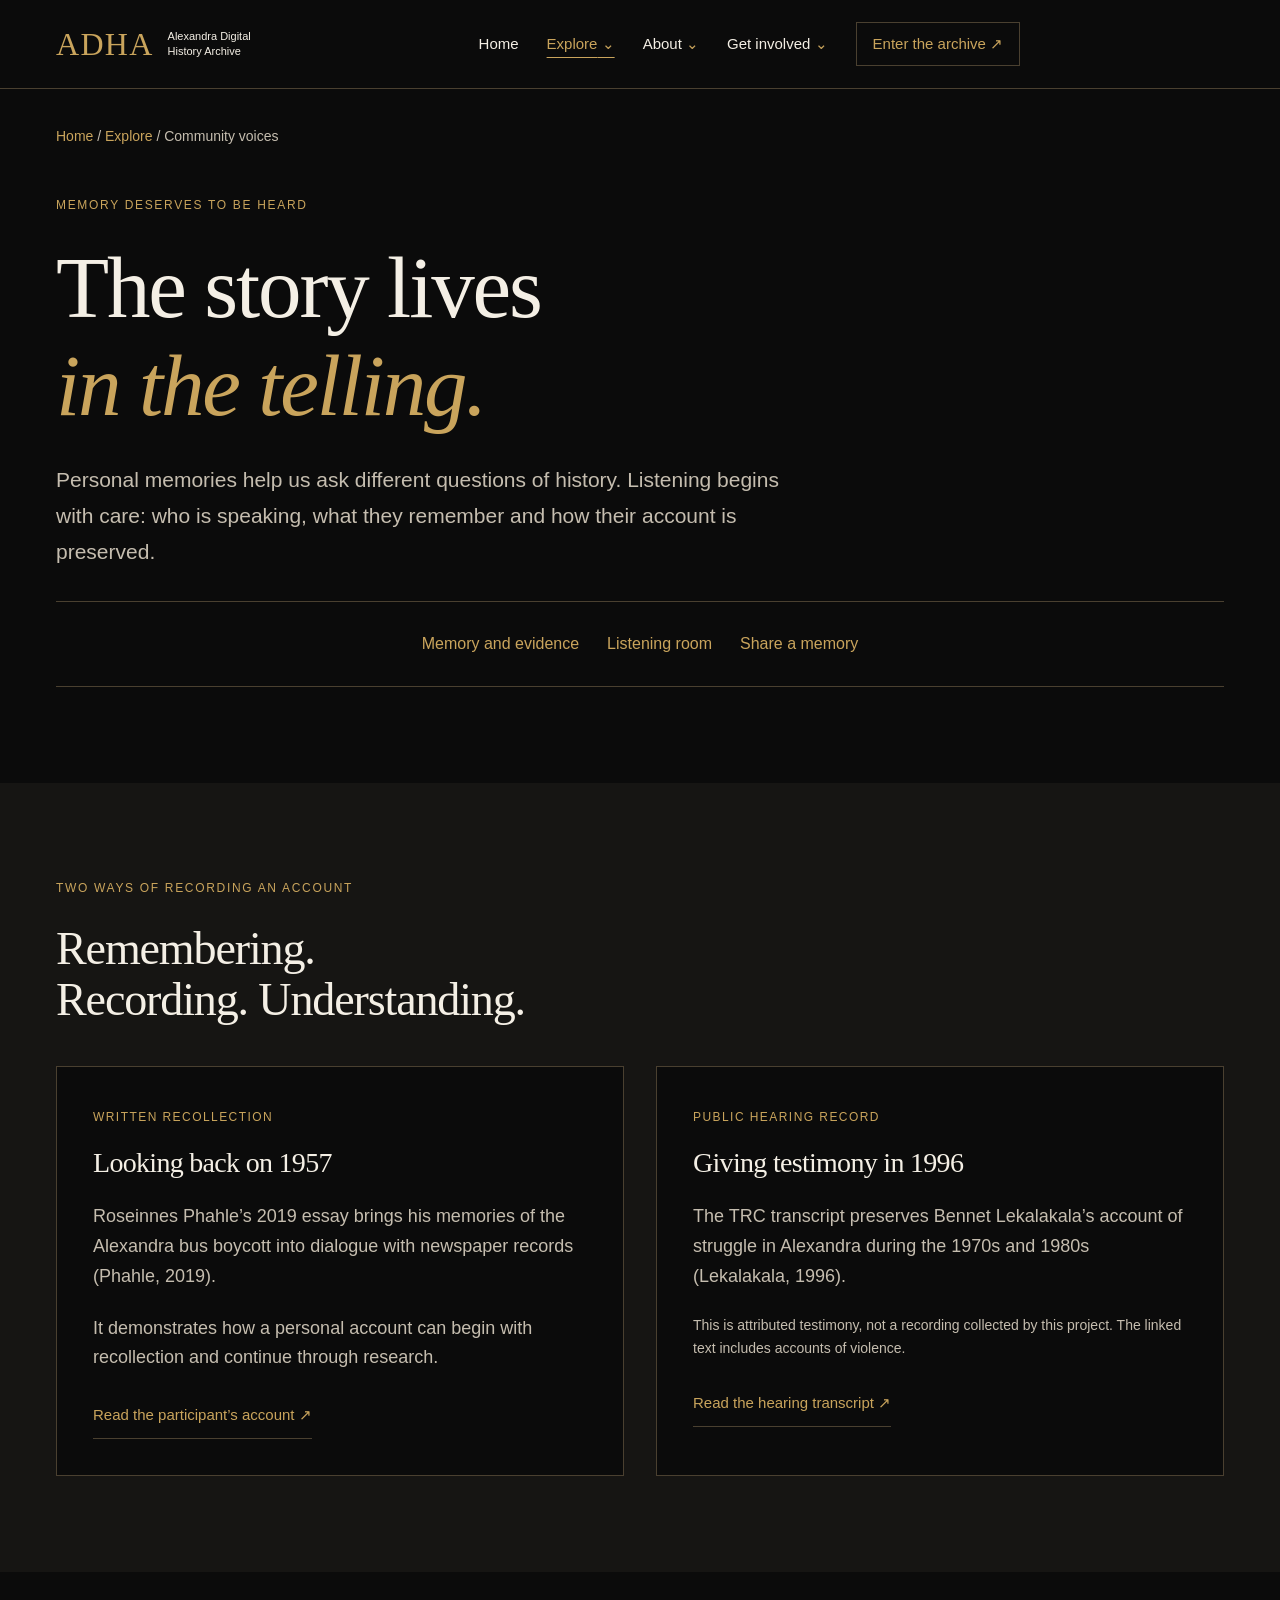
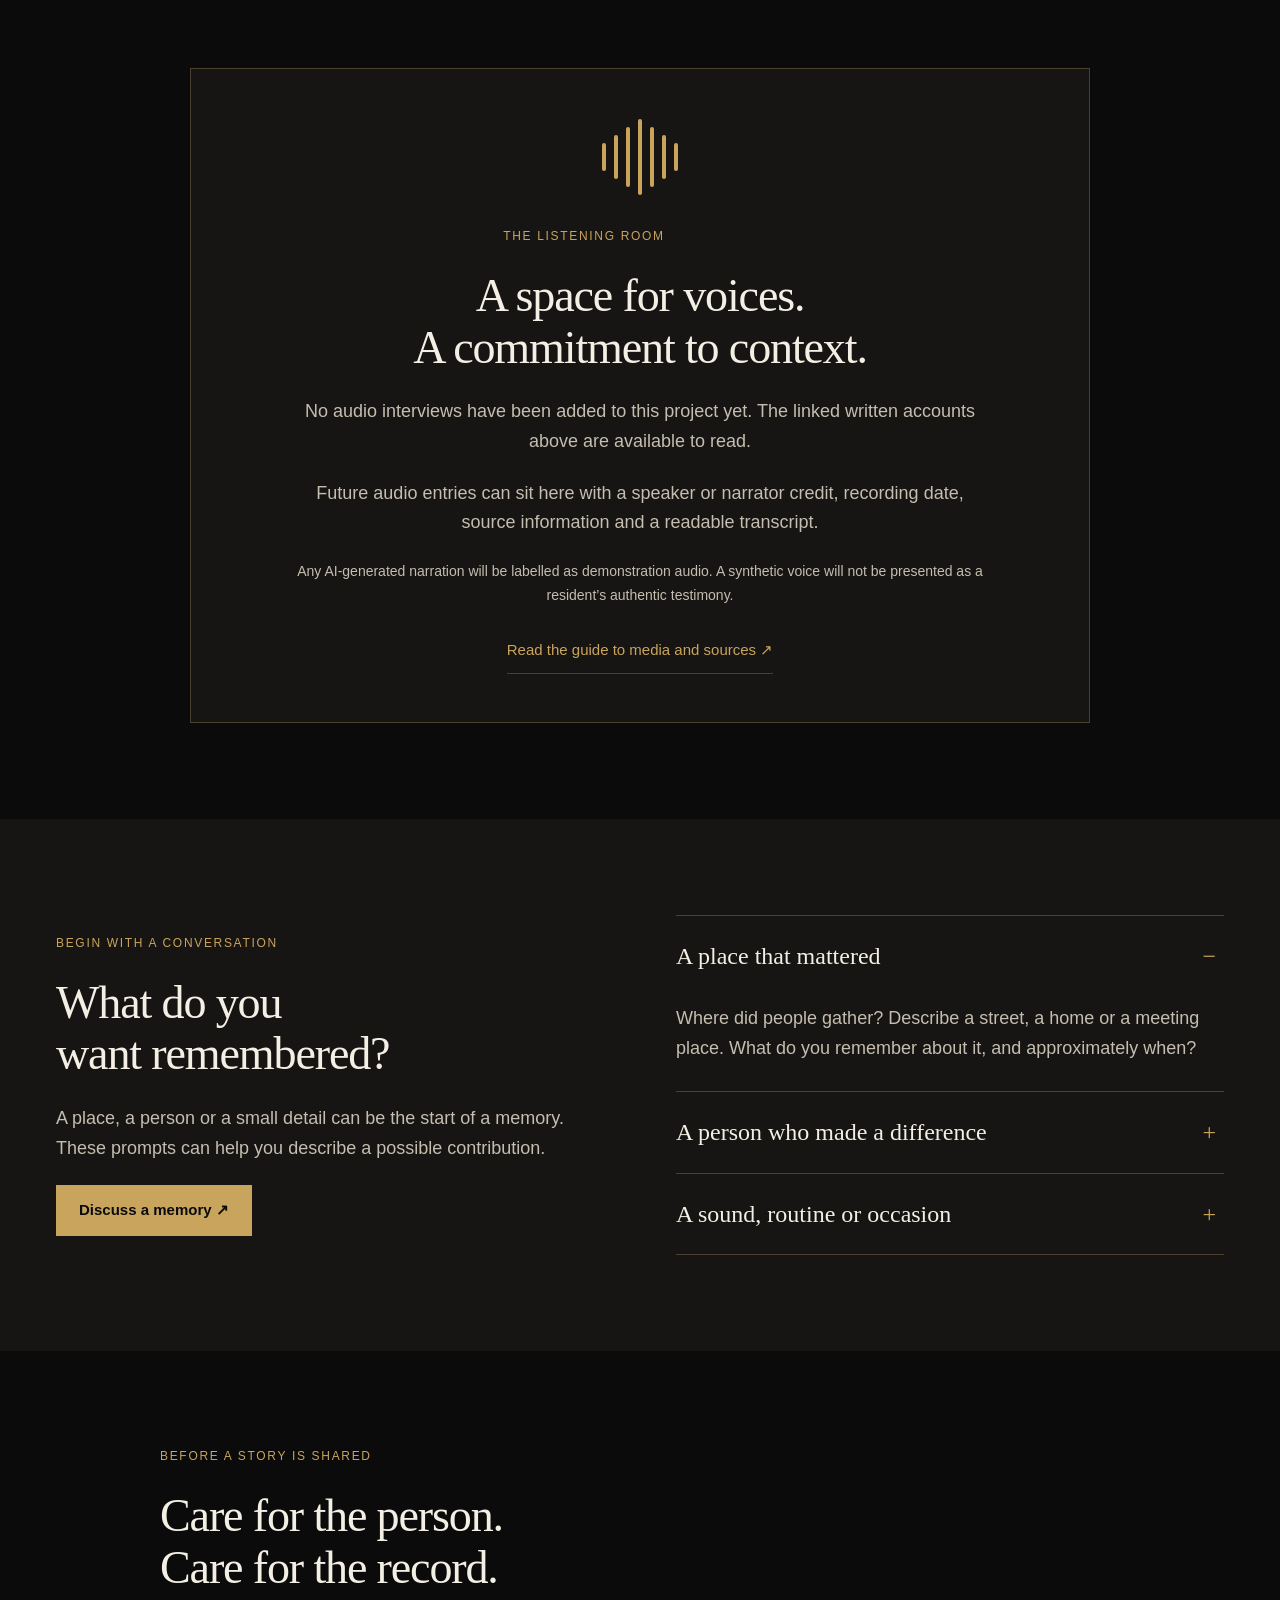
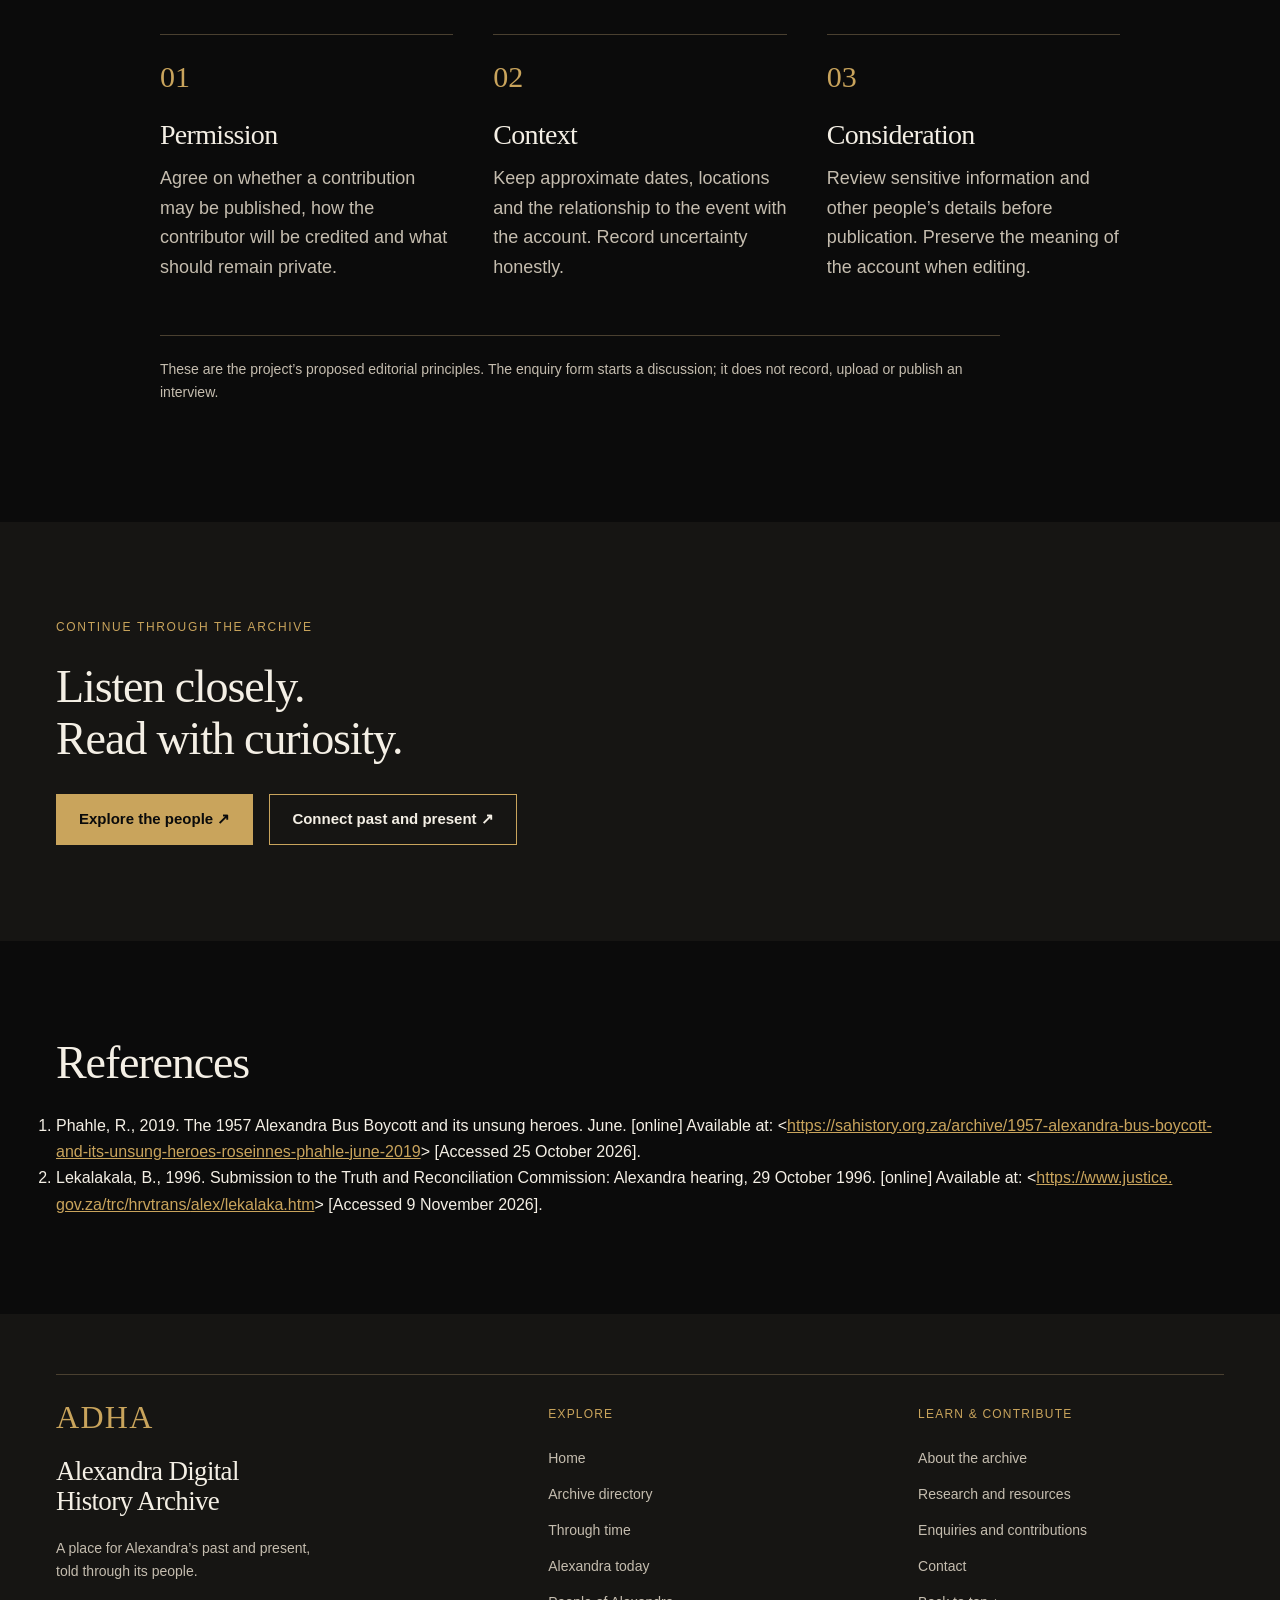
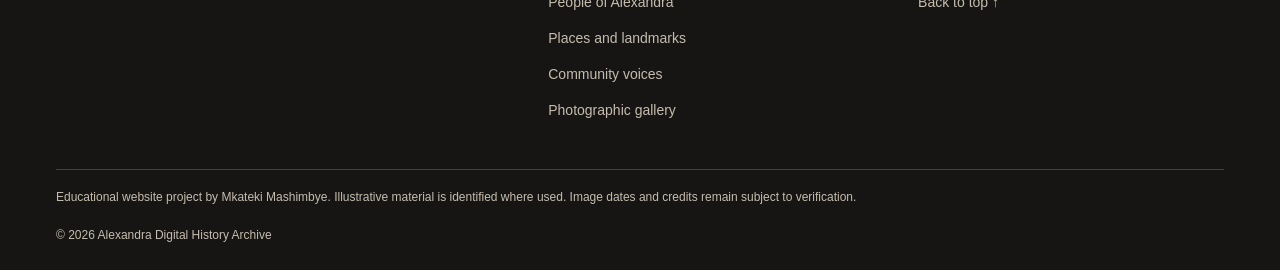
<file: community-voices.html>
<!DOCTYPE html>
<html lang="en">
  <!--
REFERENCE LIST — community-voices.html

Phahle, R., 2019. The 1957 Alexandra Bus Boycott and its unsung heroes. June. [online] Available at: <https://sahistory.org.za/archive/1957-alexandra-bus-boycott-and-its-unsung-heroes-roseinnes-phahle-june-2019> [Accessed 25 October 2026].

Lekalakala, B., 1996. Submission to the Truth and Reconciliation Commission: Alexandra hearing, 29 October 1996. [online] Available at: <https://www.justice.gov.za/trc/hrvtrans/alex/lekalaka.htm> [Accessed 9 November 2026].

Historical sources provide context; generated artwork is interpretive. Retained access dates identify earlier recorded checks.
--><head>
    <!-- Page metadata identifies the exhibition and supports responsive rendering. -->
    <meta charset="utf-8" />
    <meta content="width=device-width, initial-scale=1" name="viewport" />
    <title>Community Voices | Alexandra Memories and Oral History</title>
    <meta
      name="description"
      content="Explore Alexandra’s community memory through linked written accounts, thoughtful conversation prompts and guidance for possible oral-history contributions."
    />
    <link href="css/style.css?v=references-20261109" rel="stylesheet" />
    <link href="css/museum.css?v=references-20261109" rel="stylesheet" />
    <link href="css/learning.css?v=references-20261109" rel="stylesheet" />
    <link href="css/exhibitions.css?v=references-20261109" rel="stylesheet" />
    <script defer="" src="js/main.js?v=references-20261109"></script>
    <!-- Public URL metadata uses the planned GitHub Pages deployment address. -->
    <link
      rel="canonical"
      href="https://st10479746.github.io/alexandra-digital-history-archive/community-voices.html"
    />
    <meta name="robots" content="index, follow, max-image-preview:large" />
    <meta property="og:type" content="website" />
    <meta property="og:site_name" content="Alexandra Digital History Archive" />
    <meta property="og:title" content="Community Voices | Alexandra Memories and Oral History" />
    <meta
      property="og:description"
      content="Explore Alexandra’s community memory through linked written accounts, thoughtful conversation prompts and guidance for possible oral-history contributions."
    />
    <meta
      property="og:url"
      content="https://st10479746.github.io/alexandra-digital-history-archive/community-voices.html"
    />
    <meta
      property="og:image"
      content="https://st10479746.github.io/alexandra-digital-history-archive/images/optimised/alexandra-golden-hour-street.webp"
    />
    <meta
      property="og:image:alt"
      content="AI-generated Alexandra-inspired street scene at golden hour"
    />
    <meta
      name="keywords"
      content="Alexandra community voices, intergenerational memory, oral history guidance, written accounts, community stories"
    />
    <meta name="author" content="Mkateki Mashimbye" />
  </head>
  <body id="top">
    <a class="skip-link" href="#main-content"> Skip to content </a>
    <!-- Shared navigation gives every page the same routes through the museum. -->
    <header class="museum-header">
      <div class="museum-wrap header-inner">
        <a aria-label="Alexandra Digital History Archive home" class="wordmark" href="index.html">
          <span> ADHA </span>
          <small>
            Alexandra Digital
            <br />
            History Archive
          </small>
        </a>
        <button
          aria-controls="museum-navigation"
          aria-expanded="false"
          class="menu-toggle"
          hidden=""
          type="button"
        >
          Menu
          <span aria-hidden="true"> ☰ </span>
        </button>
        <nav aria-label="Main navigation" class="museum-nav" id="museum-navigation">
          <a href="index.html"> Home </a>
          <details class="nav-group nav-current-group">
            <summary>Explore</summary>
            <div class="nav-panel">
              <a href="content.html"> Archive directory </a>
              <a href="timeline.html"> Through time </a>
              <a href="alexandra-today.html"> Alexandra today </a>
              <a href="people.html"> People of Alexandra </a>
              <a href="places.html"> Places and landmarks </a>
              <a aria-current="page" href="community-voices.html"> Community voices </a>
              <a href="gallery.html"> Photographic gallery </a>
            </div>
          </details>
          <details class="nav-group">
            <summary>About</summary>
            <div class="nav-panel">
              <a href="about.html"> About the archive </a>
              <a href="research.html"> Research and resources </a>
            </div>
          </details>
          <details class="nav-group">
            <summary>Get involved</summary>
            <div class="nav-panel">
              <a href="enquiry.html"> Enquiries and contributions </a>
              <a href="contact.html"> Contact </a>
            </div>
          </details>
          <a class="nav-archive" href="content.html">
            Enter the archive
            <span aria-hidden="true"> ↗ </span>
          </a>
        </nav>
      </div>
    </header>
    <main class="museum-home learning-page exhibition-page" id="main-content">
      <section class="museum-wrap learning-intro">
        <p class="learning-breadcrumb">
          <a href="index.html"> Home </a>
          /
          <a href="content.html"> Explore </a>
          / Community voices
        </p>
        <p class="eyebrow">Memory deserves to be heard</p>
        <h1>
          The story lives
          <br />
          <em> in the telling. </em>
        </h1>
        <p class="learning-lead">
          Personal memories help us ask different questions of history. Listening begins with care:
          who is speaking, what they remember and how their account is preserved.
        </p>
        <nav aria-label="On this page" class="learning-jump">
          <a href="#memory"> Memory and evidence </a>
          <a href="#listening"> Listening room </a>
          <a href="#share"> Share a memory </a>
        </nav>
      </section>
      <section class="museum-section learning-band" id="memory">
        <div class="museum-wrap">
          <p class="eyebrow">Two ways of recording an account</p>
          <h2>
            Remembering.
            <br />
            Recording. Understanding.
          </h2>
          <div class="exhibit-pair">
            <article class="exhibit-panel">
              <span class="exhibit-label"> Written recollection </span>
              <h3>Looking back on 1957</h3>
              <p>
                Roseinnes Phahle’s 2019 essay brings his memories of the Alexandra bus boycott into
                dialogue with newspaper records (Phahle, 2019).
              </p>
              <p>
                It demonstrates how a personal account can begin with recollection and continue
                through research.
              </p>
              <a
                class="text-link"
                href="https://sahistory.org.za/archive/1957-alexandra-bus-boycott-and-its-unsung-heroes-roseinnes-phahle-june-2019"
                rel="noopener noreferrer"
                target="_blank"
              >
                Read the participant’s account ↗
              </a>
            </article>
            <article class="exhibit-panel">
              <span class="exhibit-label"> Public hearing record </span>
              <h3>Giving testimony in 1996</h3>
              <p>
                The TRC transcript preserves Bennet Lekalakala’s account of struggle in Alexandra
                during the 1970s and 1980s (Lekalakala, 1996).
              </p>
              <p class="learning-small">
                This is attributed testimony, not a recording collected by this project. The linked
                text includes accounts of violence.
              </p>
              <a
                class="text-link"
                href="https://www.justice.gov.za/trc/hrvtrans/alex/lekalaka.htm"
                rel="noopener noreferrer"
                target="_blank"
              >
                Read the hearing transcript ↗
              </a>
            </article>
          </div>
        </div>
      </section>
      <!-- The listening room states its actual collection status without inactive player controls. -->
      <section class="museum-section museum-wrap" id="listening">
        <div class="exhibit-listening">
          <div aria-hidden="true" class="exhibit-sound-mark">
            <span> </span>
            <span> </span>
            <span> </span>
            <span> </span>
            <span> </span>
            <span> </span>
            <span> </span>
          </div>
          <p class="eyebrow">The listening room</p>
          <h2>
            A space for voices.
            <br />
            A commitment to context.
          </h2>
          <p>
            No audio interviews have been added to this project yet. The linked written accounts
            above are available to read.
          </p>
          <p>
            Future audio entries can sit here with a speaker or narrator credit, recording date,
            source information and a readable transcript.
          </p>
          <p class="learning-small">
            Any AI-generated narration will be labelled as demonstration audio. A synthetic voice
            will not be presented as a resident’s authentic testimony.
          </p>
          <a class="text-link" href="research.html#reading">
            Read the guide to media and sources ↗
          </a>
        </div>
      </section>
      <section class="museum-section learning-band" id="share">
        <div class="museum-wrap editorial-grid">
          <div>
            <p class="eyebrow">Begin with a conversation</p>
            <h2>
              What do you
              <br />
              want remembered?
            </h2>
            <p>
              A place, a person or a small detail can be the start of a memory. These prompts can
              help you describe a possible contribution.
            </p>
            <a class="museum-button" href="enquiry.html"> Discuss a memory ↗ </a>
          </div>
          <div class="exhibit-prompts">
            <details class="learning-details" open="">
              <summary>A place that mattered</summary>
              <div>
                <p>
                  Where did people gather? Describe a street, a home or a meeting place. What do you
                  remember about it, and approximately when?
                </p>
              </div>
            </details>
            <details class="learning-details">
              <summary>A person who made a difference</summary>
              <div>
                <p>
                  Who taught you, cared for others or brought people together? What contribution
                  would you want others to understand?
                </p>
              </div>
            </details>
            <details class="learning-details">
              <summary>A sound, routine or occasion</summary>
              <div>
                <p>
                  What do you remember hearing or doing? Explain the setting and separate what you
                  witnessed from what others told you.
                </p>
              </div>
            </details>
          </div>
        </div>
      </section>
      <section class="museum-section museum-wrap learning-reading">
        <p class="eyebrow">Before a story is shared</p>
        <h2>
          Care for the person.
          <br />
          Care for the record.
        </h2>
        <div class="exhibit-three">
          <article>
            <p aria-hidden="true" class="exhibit-index">01</p>
            <h3>Permission</h3>
            <p>
              Agree on whether a contribution may be published, how the contributor will be credited
              and what should remain private.
            </p>
          </article>
          <article>
            <p aria-hidden="true" class="exhibit-index">02</p>
            <h3>Context</h3>
            <p>
              Keep approximate dates, locations and the relationship to the event with the account.
              Record uncertainty honestly.
            </p>
          </article>
          <article>
            <p aria-hidden="true" class="exhibit-index">03</p>
            <h3>Consideration</h3>
            <p>
              Review sensitive information and other people’s details before publication. Preserve
              the meaning of the account when editing.
            </p>
          </article>
        </div>
        <p class="exhibit-status">
          These are the project’s proposed editorial principles. The enquiry form starts a
          discussion; it does not record, upload or publish an interview.
        </p>
      </section>
      <section class="museum-section learning-band">
        <div class="museum-wrap">
          <p class="eyebrow">Continue through the archive</p>
          <h2>
            Listen closely.
            <br />
            Read with curiosity.
          </h2>
          <div class="action-row">
            <a class="museum-button" href="people.html"> Explore the people ↗ </a>
            <a class="museum-button secondary" href="alexandra-today.html">
              Connect past and present ↗
            </a>
          </div>
        </div>
      </section>
      <section class="museum-section museum-wrap" id="page-references">
        <h2>References</h2>
        <ol>
          <li>
            Phahle, R., 2019. The 1957 Alexandra Bus Boycott and its unsung heroes. June. [online]
            Available at: &lt;<a
              href="https://sahistory.org.za/archive/1957-alexandra-bus-boycott-and-its-unsung-heroes-roseinnes-phahle-june-2019"
              target="_blank"
              rel="noopener noreferrer"
              >https://sahistory.or<wbr />g.za/archive/1957-al<wbr />exandra-bus-boycott-<wbr />and-its-unsung-heroe<wbr />s-roseinnes-phahle-j<wbr />une-2019</a
            >&gt; [Accessed 25 October 2026].
          </li>
          <li>
            Lekalakala, B., 1996. Submission to the Truth and Reconciliation Commission: Alexandra
            hearing, 29 October 1996. [online] Available at: &lt;<a
              href="https://www.justice.gov.za/trc/hrvtrans/alex/lekalaka.htm"
              target="_blank"
              rel="noopener noreferrer"
              >https://www.justice.<wbr />gov.za/trc/hrvtrans/<wbr />alex/lekalaka.htm</a
            >&gt; [Accessed 9 November 2026].
          </li>
        </ol>
      </section>
    </main>
    <!-- The footer provides direct routes to all twelve pages without opening a menu. -->
    <footer class="museum-footer">
      <div class="museum-wrap">
        <div class="footer-grid">
          <div>
            <a class="wordmark" href="index.html">
              <span> ADHA </span>
            </a>
            <h2>
              Alexandra Digital
              <br />
              History Archive
            </h2>
            <p>
              A place for Alexandra’s past and present,
              <br />
              told through its people.
            </p>
          </div>
          <div>
            <h3>Explore</h3>
            <a href="index.html"> Home </a>
            <a href="content.html"> Archive directory </a>
            <a href="timeline.html"> Through time </a>
            <a href="alexandra-today.html"> Alexandra today </a>
            <a href="people.html"> People of Alexandra </a>
            <a href="places.html"> Places and landmarks </a>
            <a aria-current="page" href="community-voices.html"> Community voices </a>
            <a href="gallery.html"> Photographic gallery </a>
          </div>
          <div>
            <h3>Learn &amp; contribute</h3>
            <a href="about.html"> About the archive </a>
            <a href="research.html"> Research and resources </a>
            <a href="enquiry.html"> Enquiries and contributions </a>
            <a href="contact.html"> Contact </a>
            <a href="#top"> Back to top ↑ </a>
          </div>
        </div>
        <p class="footer-note">
          Educational website project by Mkateki Mashimbye. Illustrative material is identified
          where used. Image dates and credits remain subject to verification.
        </p>
        <p class="footer-note">© 2026 Alexandra Digital History Archive</p>
      </div>
    </footer>
  </body>
</html>
</file>
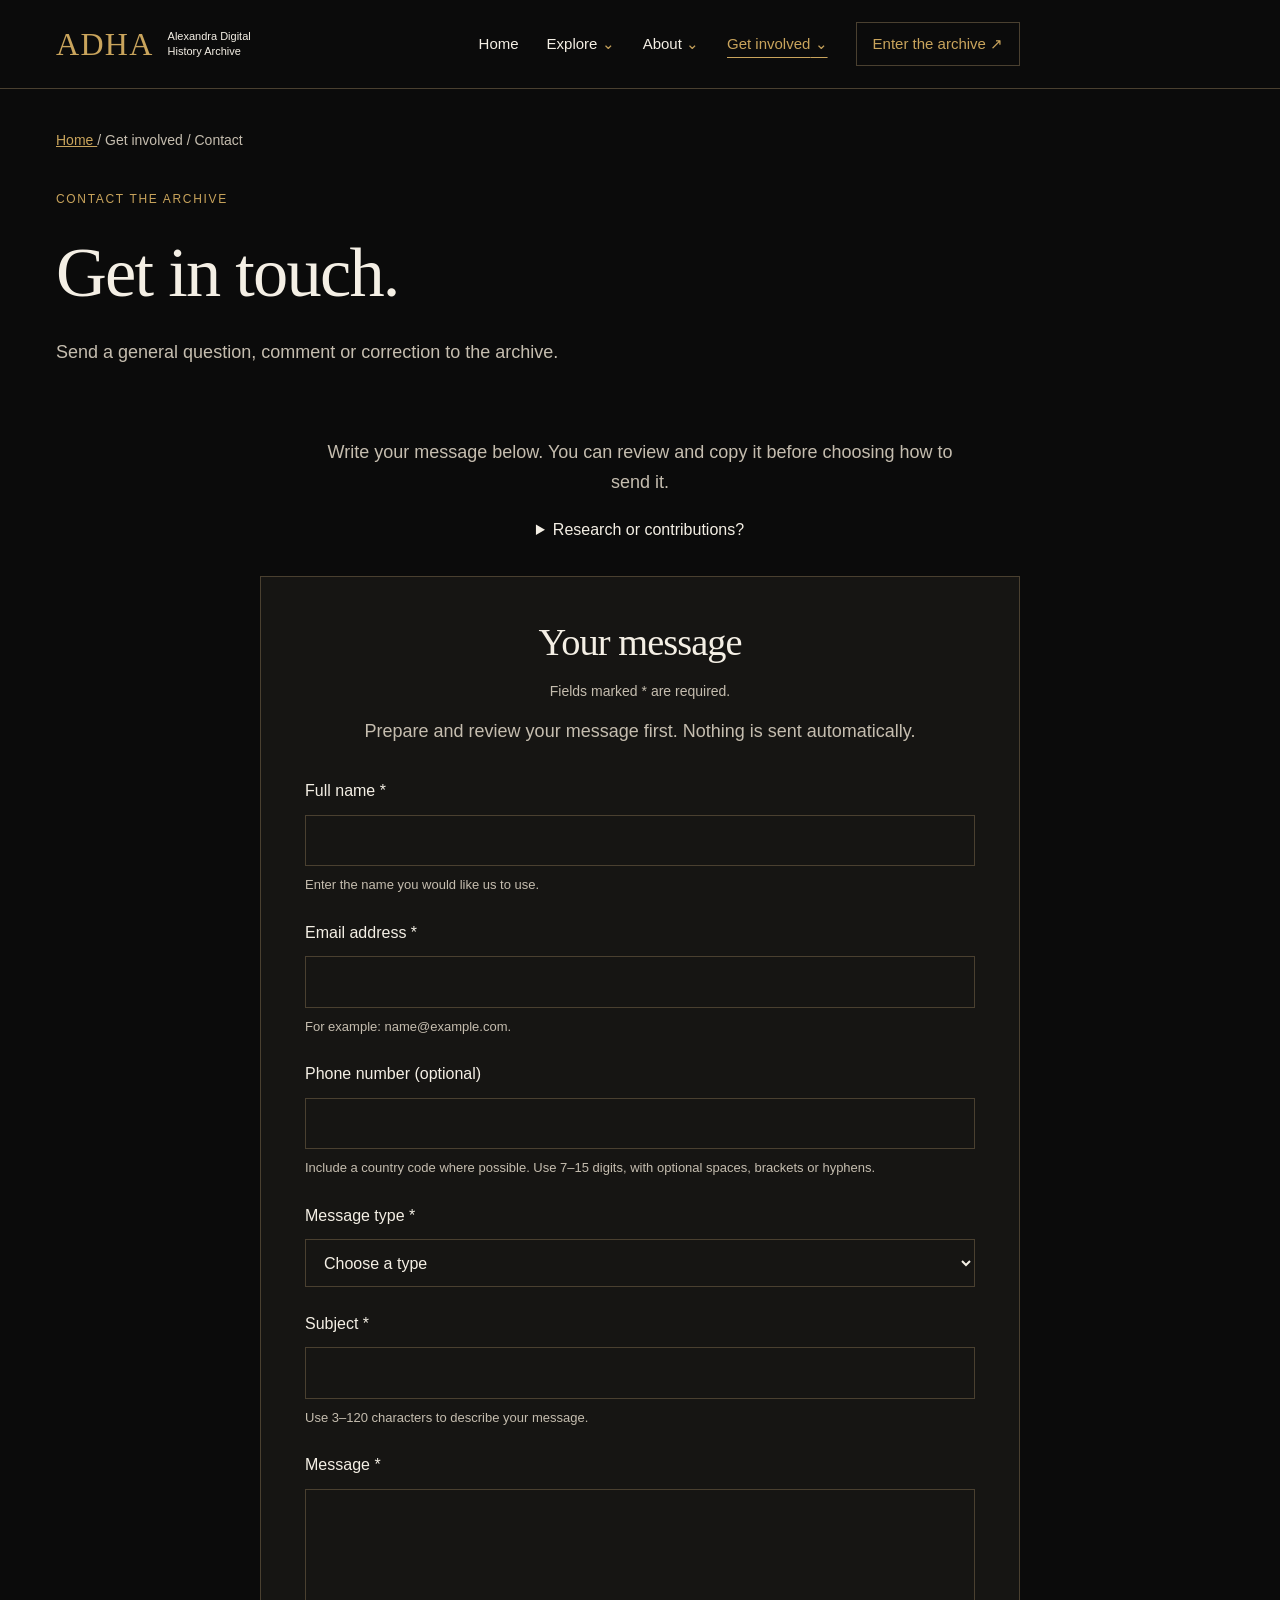
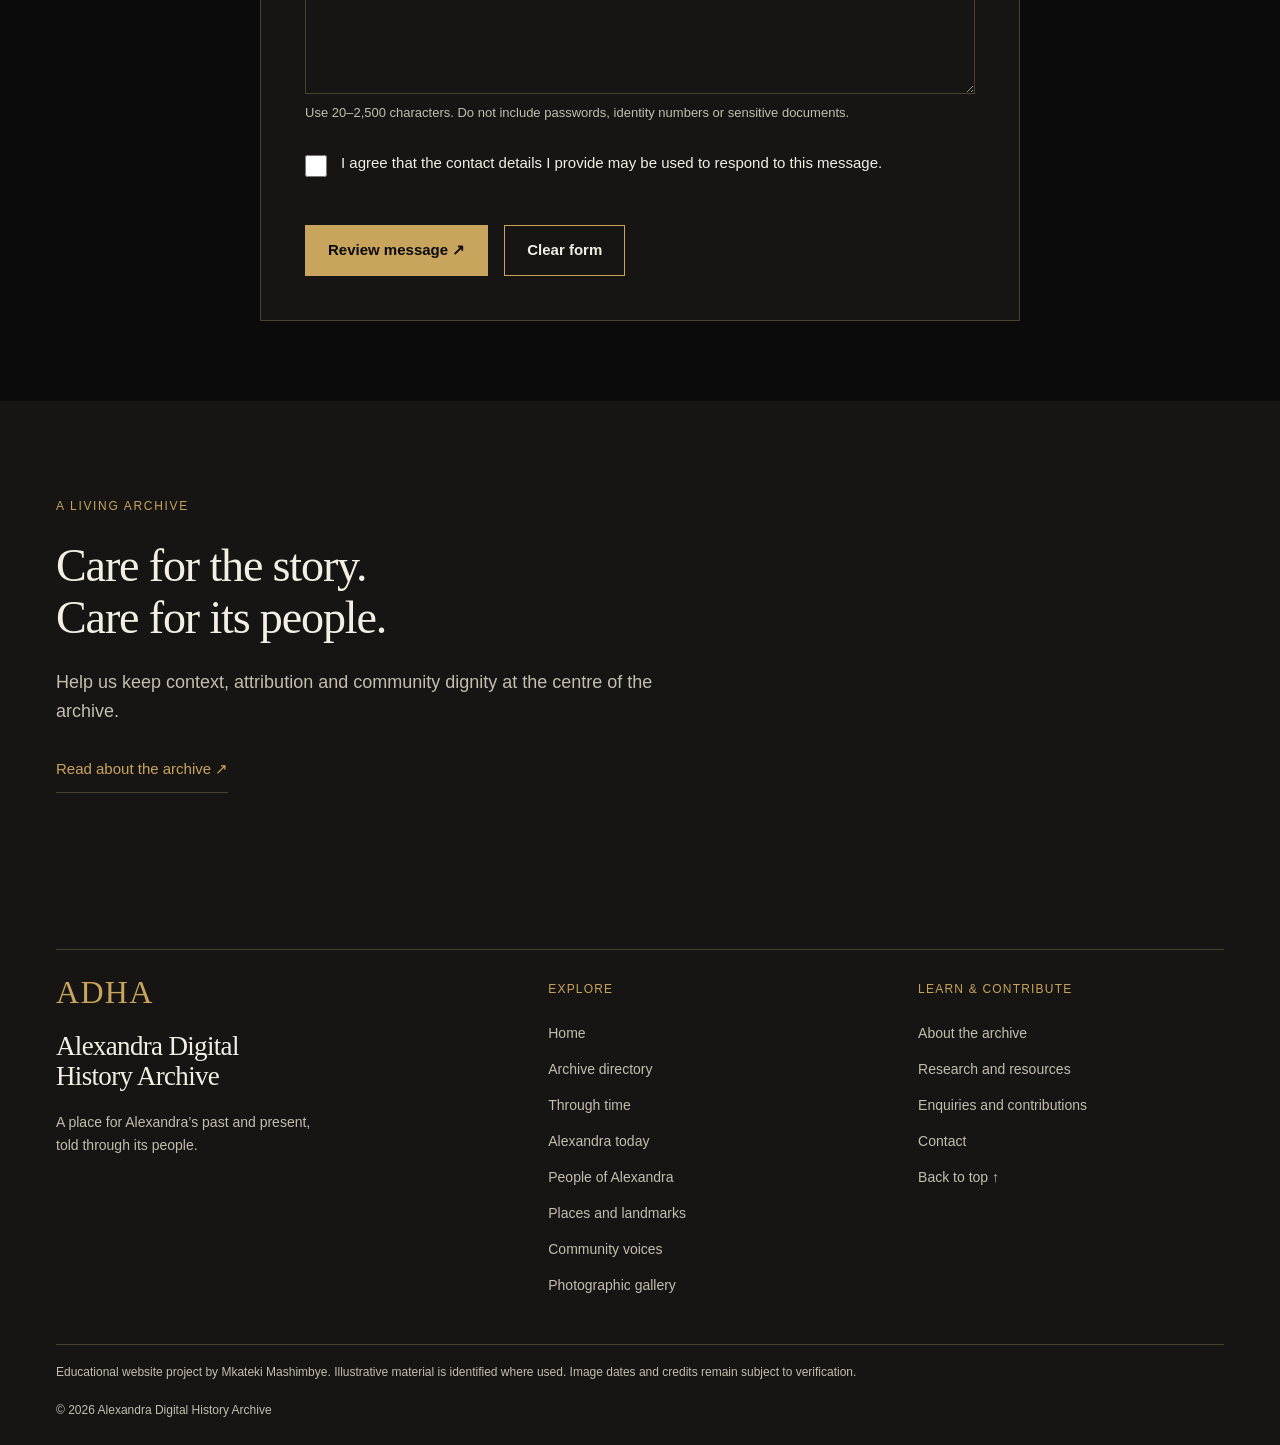
<file: contact.html>
<!DOCTYPE html>
<html lang="en">
  <head>
    <!-- Page metadata identifies the form’s purpose and supports responsive rendering. -->
    <meta charset="utf-8" />
    <meta content="width=device-width, initial-scale=1" name="viewport" />
    <title>Contact the Archive | Questions, Feedback and Corrections</title>
    <meta
      name="description"
      content="Contact Alexandra Digital History Archive with a general question, website feedback or a historical correction. Review and submit your message online."
    />
    <link href="css/style.css?v=references-20261109" rel="stylesheet" />
    <link href="css/museum.css?v=references-20261109" rel="stylesheet" />
    <!-- Configuration is separate from shared validation and delivery logic. -->
    <script defer="" src="js/main.js?v=references-20261109"></script>
    <script defer="" src="js/forms-config.js?v=references-20261109"></script>
    <script defer="" src="js/forms.js?v=references-20261109"></script>
    <!-- Public URL metadata uses the planned GitHub Pages deployment address. -->
    <link
      rel="canonical"
      href="https://st10479746.github.io/alexandra-digital-history-archive/contact.html"
    />
    <meta name="robots" content="index, follow, max-image-preview:large" />
    <meta property="og:type" content="website" />
    <meta property="og:site_name" content="Alexandra Digital History Archive" />
    <meta property="og:title" content="Contact the Archive | Questions, Feedback and Corrections" />
    <meta
      property="og:description"
      content="Contact Alexandra Digital History Archive with a general question, website feedback or a historical correction. Review and submit your message online."
    />
    <meta
      property="og:url"
      content="https://st10479746.github.io/alexandra-digital-history-archive/contact.html"
    />
    <meta
      property="og:image"
      content="https://st10479746.github.io/alexandra-digital-history-archive/images/optimised/alexandra-golden-hour-street.webp"
    />
    <meta
      property="og:image:alt"
      content="AI-generated Alexandra-inspired street scene at golden hour"
    />
    <meta
      name="keywords"
      content="Contact Alexandra Digital History Archive, general enquiries, archive messages, heritage project contact"
    />
    <meta name="author" content="Mkateki Mashimbye" />
  </head>
  <body id="top">
    <a class="skip-link" href="#main-content"> Skip to content </a>
    <!-- Shared navigation gives every page the same routes through the museum. -->
    <header class="museum-header">
      <div class="museum-wrap header-inner">
        <a aria-label="Alexandra Digital History Archive home" class="wordmark" href="index.html">
          <span> ADHA </span>
          <small>
            Alexandra Digital
            <br />
            History Archive
          </small>
        </a>
        <button
          aria-controls="museum-navigation"
          aria-expanded="false"
          class="menu-toggle"
          hidden=""
          type="button"
        >
          Menu
          <span aria-hidden="true"> ☰ </span>
        </button>
        <nav aria-label="Main navigation" class="museum-nav" id="museum-navigation">
          <a href="index.html"> Home </a>
          <details class="nav-group">
            <summary>Explore</summary>
            <div class="nav-panel">
              <a href="content.html"> Archive directory </a>
              <a href="timeline.html"> Through time </a>
              <a href="alexandra-today.html"> Alexandra today </a>
              <a href="people.html"> People of Alexandra </a>
              <a href="places.html"> Places and landmarks </a>
              <a href="community-voices.html"> Community voices </a>
              <a href="gallery.html"> Photographic gallery </a>
            </div>
          </details>
          <details class="nav-group">
            <summary>About</summary>
            <div class="nav-panel">
              <a href="about.html"> About the archive </a>
              <a href="research.html"> Research and resources </a>
            </div>
          </details>
          <details class="nav-group nav-current-group">
            <summary>Get involved</summary>
            <div class="nav-panel">
              <a href="enquiry.html"> Enquiries and contributions </a>
              <a aria-current="page" href="contact.html"> Contact </a>
            </div>
          </details>
          <a class="nav-archive" href="content.html">
            Enter the archive
            <span aria-hidden="true"> ↗ </span>
          </a>
        </nav>
      </div>
    </header>
    <main class="museum-home forms-page" id="main-content">
      <section class="museum-wrap forms-intro">
        <p class="forms-breadcrumb">
          <a href="index.html"> Home </a>
          / Get involved / Contact
        </p>
        <p class="eyebrow">Contact the archive</p>
        <h1>Get in touch.</h1>
        <p class="section-intro">Send a general question, comment or correction to the archive.</p>
      </section>
      <section aria-labelledby="form-heading" class="museum-wrap forms-layout">
        <!-- Introductory guidance sits above the centred form, rather than beside it. -->
        <div class="forms-editorial">
          <p>
            Write your message below. You can review and copy it before choosing how to send it.
          </p>
          <details class="form-information">
            <summary>Research or contributions?</summary>
            <p>
              For research access, historical material, volunteering or partnerships, the enquiry
              form provides a more specific response.
            </p>
            <a class="text-link" href="enquiry.html"> Go to Enquiries and Contributions ↗ </a>
          </details>
        </div>
        <div class="forms-panel">
          <h2 id="form-heading">Your message</h2>
          <p class="form-required">Fields marked * are required.</p>
          <p class="form-panel-note">
            Prepare and review your message first. Nothing is sent automatically.
          </p>
          <!-- The fieldset stays disabled if JavaScript fails, preventing accidental submission. -->
          <form
            action="contact.html#form-response"
            class="museum-form"
            data-mode="contact"
            id="museum-form"
            method="post"
          >
            <fieldset disabled="" id="form-fields">
              <legend class="sr-only">Contact details</legend>
              <p class="form-error-summary" hidden="" id="form-errors" role="alert"></p>
              <div class="museum-field">
                <label for="fullname">
                  Full name
                  <span aria-hidden="true"> * </span>
                </label>
                <input
                  aria-describedby="fullname-help fullname-error"
                  autocomplete="name"
                  id="fullname"
                  maxlength="100"
                  name="fullname"
                  required=""
                  type="text"
                />
                <p class="field-help" id="fullname-help">
                  Enter the name you would like us to use.
                </p>
                <p class="field-error" hidden="" id="fullname-error"></p>
              </div>
              <div class="museum-field">
                <label for="email">
                  Email address
                  <span aria-hidden="true"> * </span>
                </label>
                <input
                  aria-describedby="email-help email-error"
                  autocomplete="email"
                  id="email"
                  maxlength="254"
                  name="email"
                  required=""
                  type="email"
                />
                <p class="field-help" id="email-help">For example: name@example.com.</p>
                <p class="field-error" hidden="" id="email-error"></p>
              </div>
              <div class="museum-field">
                <label for="phone"> Phone number (optional) </label>
                <input
                  aria-describedby="phone-help phone-error"
                  autocomplete="tel"
                  id="phone"
                  maxlength="30"
                  name="phone"
                  type="tel"
                />
                <p class="field-help" id="phone-help">
                  Include a country code where possible. Use 7–15 digits, with optional spaces,
                  brackets or hyphens.
                </p>
                <p class="field-error" hidden="" id="phone-error"></p>
              </div>
              <div class="museum-field">
                <label for="category">
                  Message type
                  <span aria-hidden="true"> * </span>
                </label>
                <select aria-describedby="category-error" id="category" name="category" required="">
                  <option value="">Choose a type</option>
                  <option value="general">General question</option>
                  <option value="feedback">Website feedback</option>
                  <option value="correction">Historical correction</option>
                  <option value="other">Other</option>
                </select>
                <p class="field-error" hidden="" id="category-error"></p>
              </div>
              <div class="museum-field">
                <label for="subject">
                  Subject
                  <span aria-hidden="true"> * </span>
                </label>
                <input
                  aria-describedby="subject-help subject-error"
                  id="subject"
                  maxlength="120"
                  name="subject"
                  required=""
                  type="text"
                />
                <p class="field-help" id="subject-help">
                  Use 3–120 characters to describe your message.
                </p>
                <p class="field-error" hidden="" id="subject-error"></p>
              </div>
              <div class="museum-field">
                <label for="message">
                  Message
                  <span aria-hidden="true"> * </span>
                </label>
                <textarea
                  aria-describedby="message-help message-error"
                  id="message"
                  maxlength="2500"
                  minlength="20"
                  name="message"
                  required=""
                  rows="7"
                ></textarea>
                <p class="field-help" id="message-help">
                  Use 20–2,500 characters. Do not include passwords, identity numbers or sensitive
                  documents.
                </p>
                <p class="field-error" hidden="" id="message-error"></p>
              </div>
              <div class="museum-consent">
                <input
                  aria-describedby="consent-error"
                  id="consent"
                  name="consent"
                  required=""
                  type="checkbox"
                />
                <label for="consent">
                  I agree that the contact details I provide may be used to respond to this message.
                </label>
              </div>
              <p class="field-error" hidden="" id="consent-error"></p>
              <div class="action-row">
                <button class="museum-button" type="submit">Review message ↗</button>
                <button class="museum-button secondary" type="reset">Clear form</button>
              </div>
            </fieldset>
            <noscript>
              <p>
                This form needs JavaScript to validate and prepare your message. No information is
                sent when JavaScript is disabled.
              </p>
            </noscript>
          </form>
        </div>
      </section>
      <!-- A validated submission reveals this review panel; it is never shown as a prefilled success state. -->
      <section
        aria-labelledby="response-title"
        class="museum-wrap form-response"
        hidden=""
        id="form-response"
      >
        <p class="eyebrow">Review before sending</p>
        <h2 id="response-title" tabindex="-1"></h2>
        <p id="response-copy"></p>
        <label for="message-preview"> Your prepared message </label>
        <textarea id="message-preview" readonly="" rows="10"></textarea>
        <p aria-live="polite" id="delivery-note" role="status"></p>
        <div class="action-row">
          <a class="museum-button" hidden="" id="email-draft"> Open email draft ↗ </a>
          <button class="museum-button secondary" id="copy-message" type="button">
            Copy message
          </button>
          <button class="museum-button secondary" hidden="" id="send-online" type="button">
            Send online
          </button>
        </div>
        <p aria-live="polite" id="delivery-status" role="status"></p>
      </section>
      <section class="museum-section forms-closing">
        <div class="museum-wrap">
          <p class="eyebrow">A living archive</p>
          <h2>
            Care for the story.
            <br />
            Care for its people.
          </h2>
          <p>
            Help us keep context, attribution and community dignity at the centre of the archive.
          </p>
          <a class="text-link" href="about.html"> Read about the archive ↗ </a>
        </div>
      </section>
    </main>
    <!-- The footer provides direct routes to all twelve pages without opening a menu. -->
    <footer class="museum-footer">
      <div class="museum-wrap">
        <div class="footer-grid">
          <div>
            <a class="wordmark" href="index.html">
              <span> ADHA </span>
            </a>
            <h2>
              Alexandra Digital
              <br />
              History Archive
            </h2>
            <p>
              A place for Alexandra’s past and present,
              <br />
              told through its people.
            </p>
          </div>
          <div>
            <h3>Explore</h3>
            <a href="index.html"> Home </a>
            <a href="content.html"> Archive directory </a>
            <a href="timeline.html"> Through time </a>
            <a href="alexandra-today.html"> Alexandra today </a>
            <a href="people.html"> People of Alexandra </a>
            <a href="places.html"> Places and landmarks </a>
            <a href="community-voices.html"> Community voices </a>
            <a href="gallery.html"> Photographic gallery </a>
          </div>
          <div>
            <h3>Learn &amp; contribute</h3>
            <a href="about.html"> About the archive </a>
            <a href="research.html"> Research and resources </a>
            <a href="enquiry.html"> Enquiries and contributions </a>
            <a aria-current="page" href="contact.html"> Contact </a>
            <a href="#top"> Back to top ↑ </a>
          </div>
        </div>
        <p class="footer-note">
          Educational website project by Mkateki Mashimbye. Illustrative material is identified
          where used. Image dates and credits remain subject to verification.
        </p>
        <p class="footer-note">© 2026 Alexandra Digital History Archive</p>
      </div>
    </footer>
  </body>
</html>
</file>
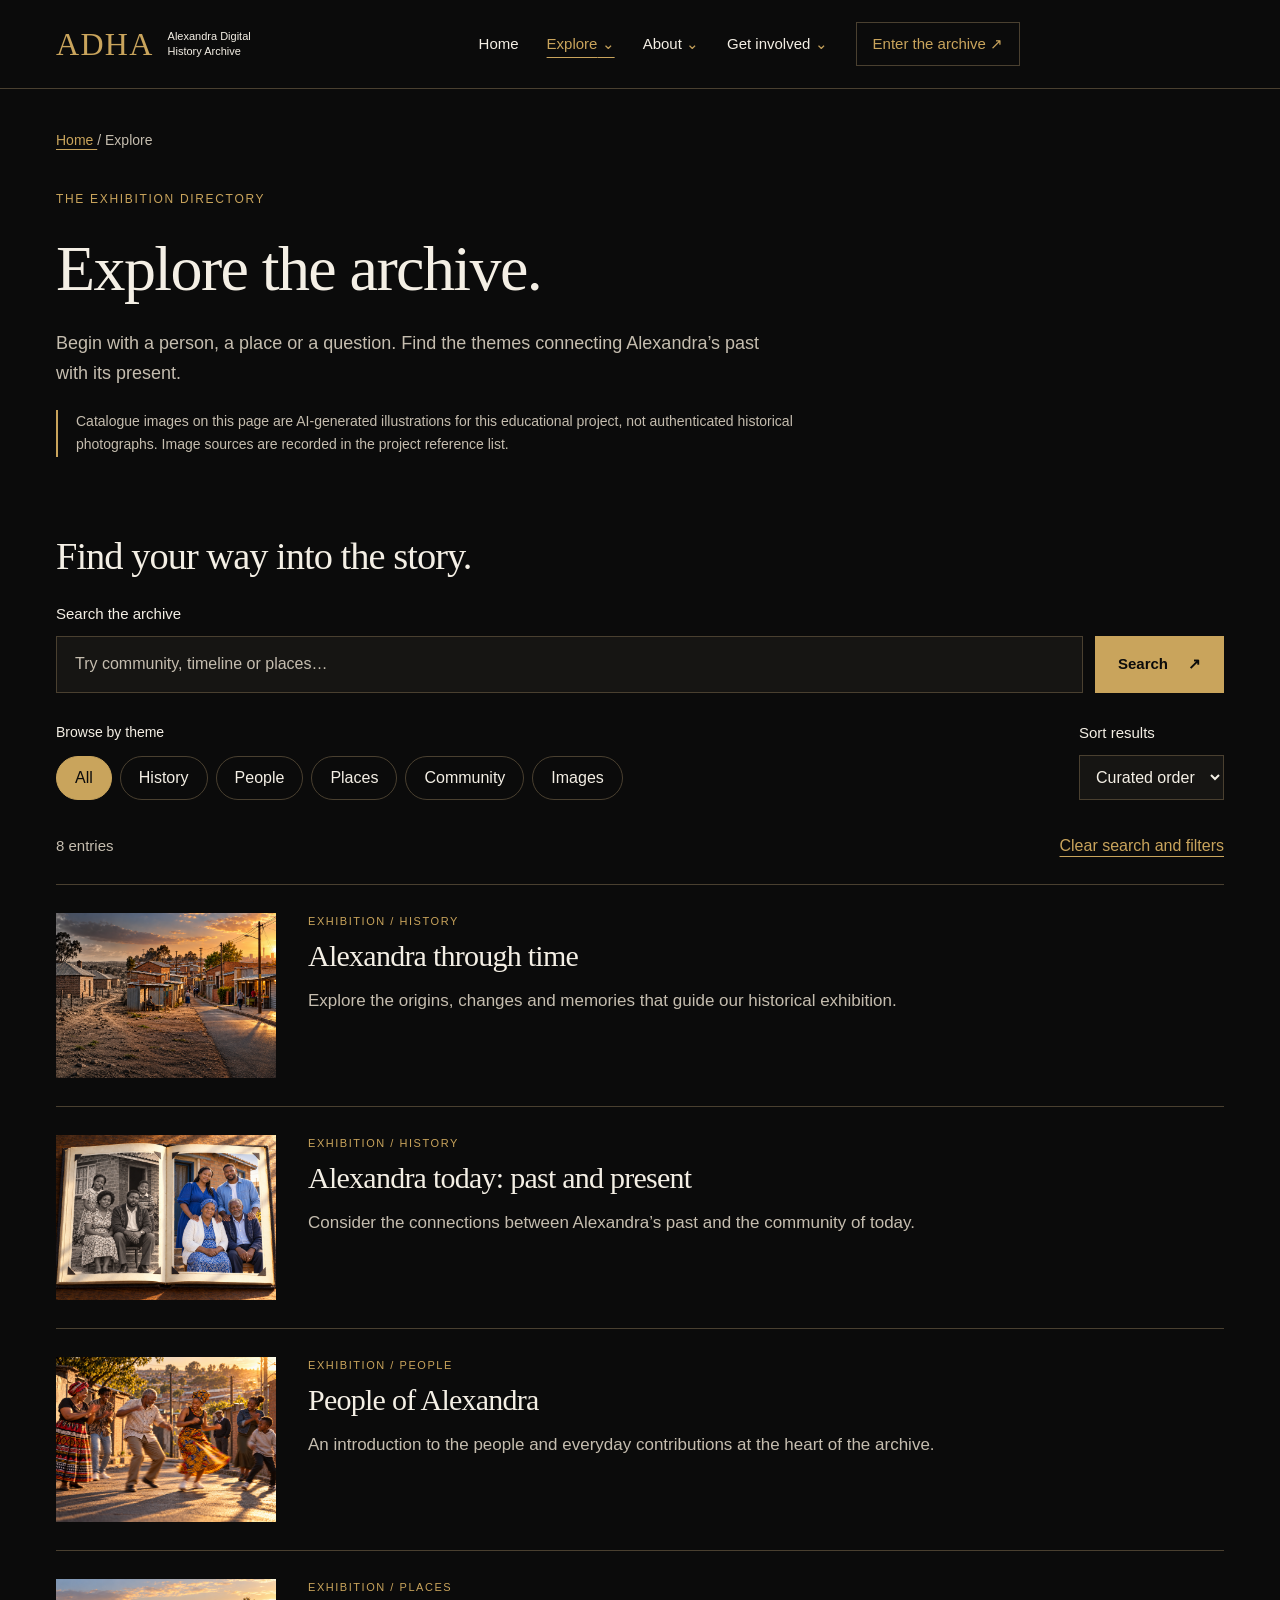
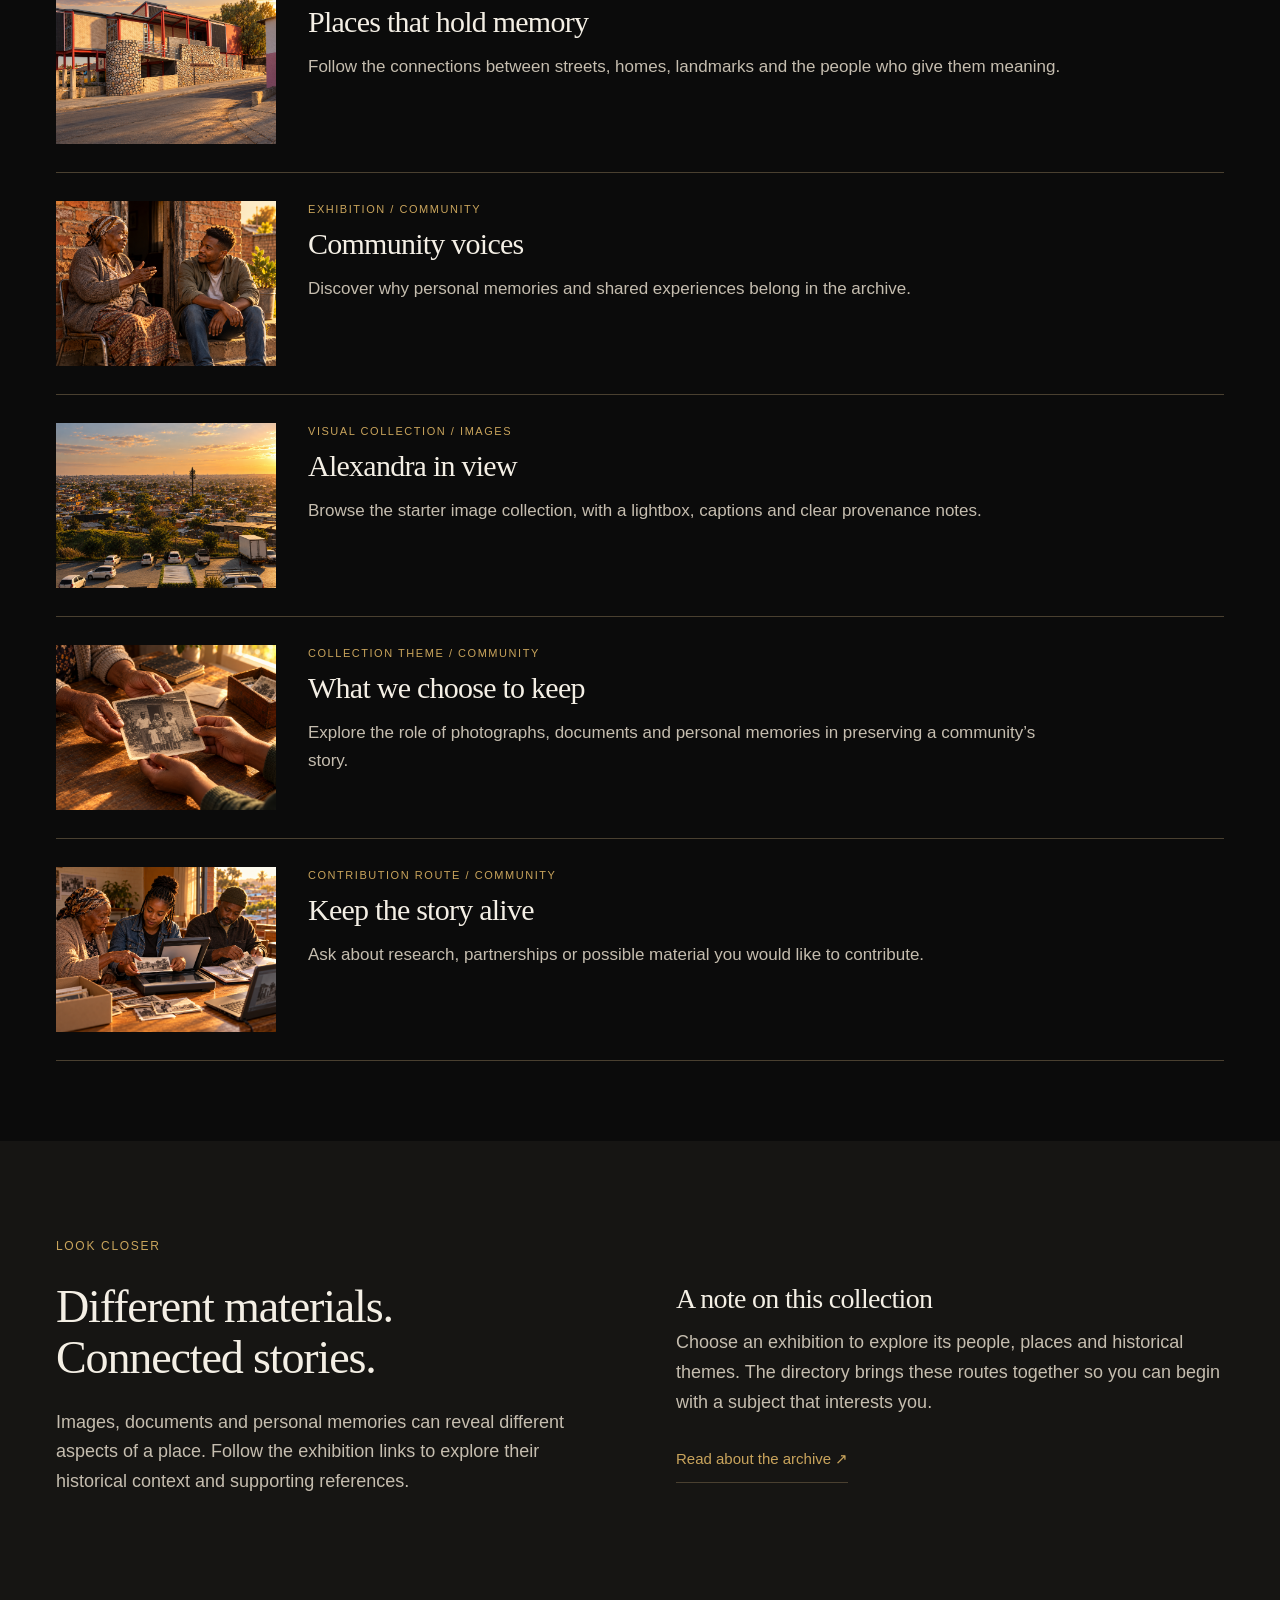
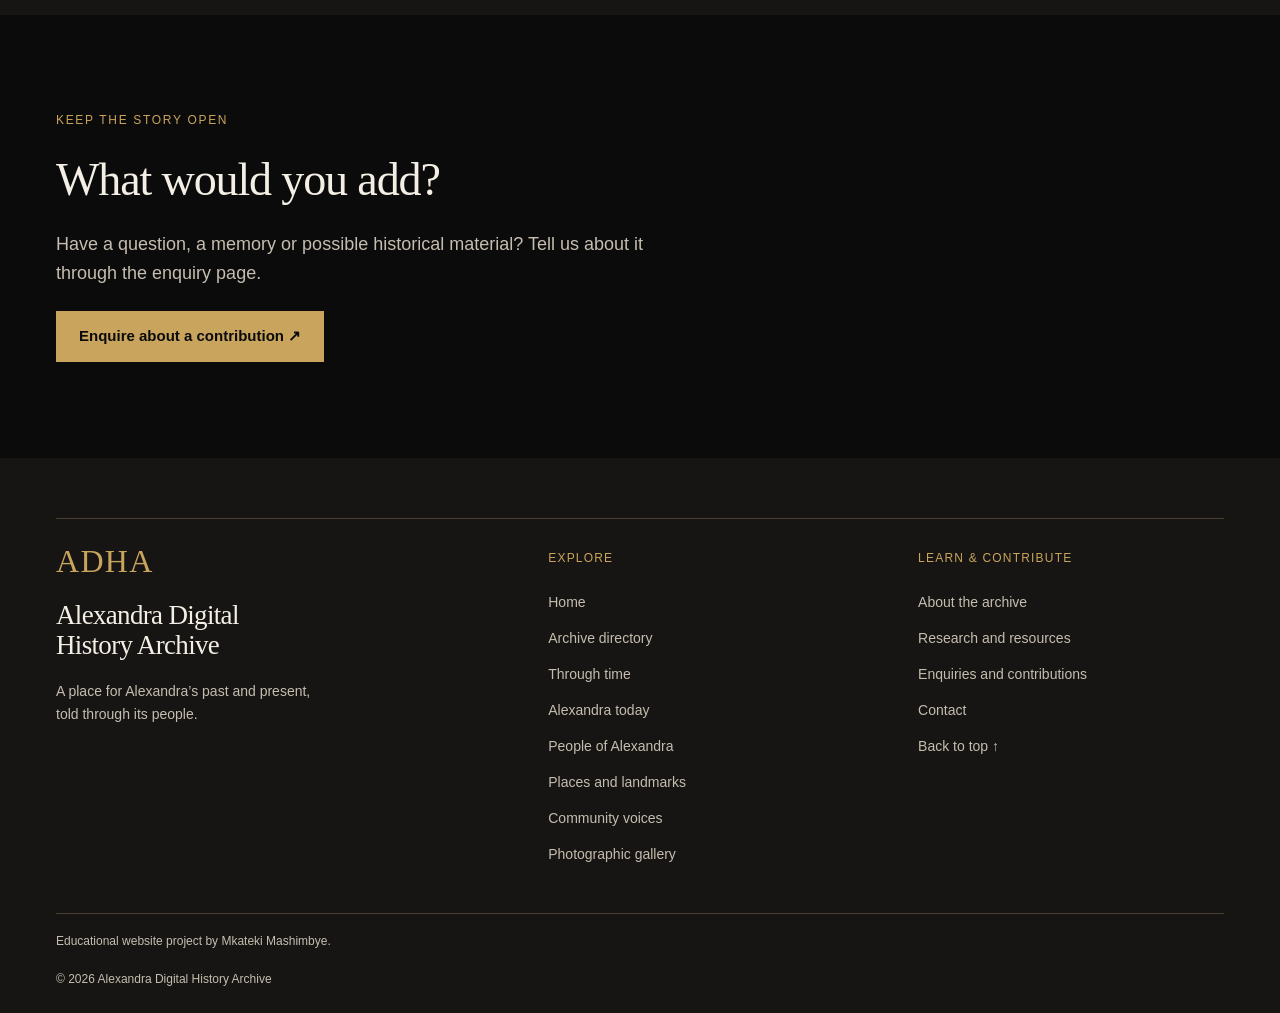
<file: content.html>
<!DOCTYPE html>
<html lang="en">
  <head>
    <!-- Defines the character encoding and responsive viewport. -->
    <meta charset="utf-8" />
    <meta content="width=device-width, initial-scale=1" name="viewport" />
    <!-- Provides the browser-tab title and search-engine description. -->
    <title>Explore Alexandra’s History | Archive Directory</title>
    <meta
      name="description"
      content="Search Alexandra’s history archive by theme. Browse exhibitions about people, landmarks, community memories and visual interpretations of past and present."
    />
    <!-- The original stylesheet supports pages still undergoing redesign.
         The museum stylesheet provides the shared design and archive layout. -->
    <link href="css/style.css?v=references-20261109" rel="stylesheet" />
    <link href="css/museum.css?v=references-20261109" rel="stylesheet" />
    <!-- Deferred scripts run after the HTML has been parsed.
         main.js controls navigation; archive.js manages the catalogue. -->
    <script defer="" src="js/main.js?v=references-20261109"></script>
    <script defer="" src="js/archive.js?v=references-20261109"></script>
    <!-- Public URL metadata uses the planned GitHub Pages deployment address. -->
    <link
      rel="canonical"
      href="https://st10479746.github.io/alexandra-digital-history-archive/content.html"
    />
    <meta name="robots" content="index, follow, max-image-preview:large" />
    <meta property="og:type" content="website" />
    <meta property="og:site_name" content="Alexandra Digital History Archive" />
    <meta property="og:title" content="Explore Alexandra’s History | Archive Directory" />
    <meta
      property="og:description"
      content="Search Alexandra’s history archive by theme. Browse exhibitions about people, landmarks, community memories and visual interpretations of past and present."
    />
    <meta
      property="og:url"
      content="https://st10479746.github.io/alexandra-digital-history-archive/content.html"
    />
    <meta
      property="og:image"
      content="https://st10479746.github.io/alexandra-digital-history-archive/images/optimised/alexandra-golden-hour-street.webp"
    />
    <meta
      property="og:image:alt"
      content="AI-generated Alexandra-inspired street scene at golden hour"
    />
    <meta
      name="keywords"
      content="Alexandra archive directory, heritage exhibitions, history search, people and places, community collections"
    />
    <meta name="author" content="Mkateki Mashimbye" />
  </head>
  <body id="top">
    <!-- Allows keyboard users to move directly to the main page content. -->
    <a class="skip-link" href="#main-content"> Skip to content </a>
    <!-- Shared website header and primary navigation. -->
    <!-- Shared navigation gives every page the same routes through the museum. -->
    <header class="museum-header">
      <div class="museum-wrap header-inner">
        <a aria-label="Alexandra Digital History Archive home" class="wordmark" href="index.html">
          <span> ADHA </span>
          <small>
            Alexandra Digital
            <br />
            History Archive
          </small>
        </a>
        <button
          aria-controls="museum-navigation"
          aria-expanded="false"
          class="menu-toggle"
          hidden=""
          type="button"
        >
          Menu
          <span aria-hidden="true"> ☰ </span>
        </button>
        <nav aria-label="Main navigation" class="museum-nav" id="museum-navigation">
          <a href="index.html"> Home </a>
          <details class="nav-group nav-current-group">
            <summary>Explore</summary>
            <div class="nav-panel">
              <a aria-current="page" href="content.html"> Archive directory </a>
              <a href="timeline.html"> Through time </a>
              <a href="alexandra-today.html"> Alexandra today </a>
              <a href="people.html"> People of Alexandra </a>
              <a href="places.html"> Places and landmarks </a>
              <a href="community-voices.html"> Community voices </a>
              <a href="gallery.html"> Photographic gallery </a>
            </div>
          </details>
          <details class="nav-group">
            <summary>About</summary>
            <div class="nav-panel">
              <a href="about.html"> About the archive </a>
              <a href="research.html"> Research and resources </a>
            </div>
          </details>
          <details class="nav-group">
            <summary>Get involved</summary>
            <div class="nav-panel">
              <a href="enquiry.html"> Enquiries and contributions </a>
              <a href="contact.html"> Contact </a>
            </div>
          </details>
          <a class="nav-archive" href="content.html">
            Enter the archive
            <span aria-hidden="true"> ↗ </span>
          </a>
        </nav>
      </div>
    </header>
    <main class="museum-home archive-page" id="main-content">
      <!-- The directory introduces the exhibitions and identifies the collection status. -->
      <section class="museum-wrap archive-intro">
        <p class="archive-breadcrumb">
          <a href="index.html"> Home </a>
          / Explore
        </p>
        <p class="eyebrow">The exhibition directory</p>
        <h1>Explore the archive.</h1>
        <p class="section-intro">
          Begin with a person, a place or a question. Find the themes connecting Alexandra’s past
          with its present.
        </p>
        <p class="archive-status">
          Catalogue images on this page are AI-generated illustrations for this educational project,
          not authenticated historical photographs. Image sources are recorded in the project
          reference list.
        </p>
      </section>
      <!-- Contains the search controls, theme filters, sorting
             options and dynamically generated catalogue results. -->
      <section aria-labelledby="catalogue-heading" class="museum-wrap archive-catalogue">
        <h2 id="catalogue-heading">Find your way into the story.</h2>
        <!-- Submitting this form filters the catalogue without
                 navigating away from the page. -->
        <form class="archive-search" id="archive-search" role="search">
          <label for="archive-query"> Search the archive </label>
          <div class="archive-search-row">
            <input
              aria-controls="archive-results"
              id="archive-query"
              maxlength="200"
              name="q"
              placeholder="Try community, timeline or places…"
              type="search"
            />
            <button class="museum-button" type="submit">
              Search
              <span aria-hidden="true"> ↗ </span>
            </button>
          </div>
        </form>
        <div class="archive-toolbar">
          <!-- aria-pressed identifies the selected category.
                     JavaScript keeps these states in sync with the results. -->
          <fieldset class="archive-categories">
            <legend>Browse by theme</legend>
            <div id="archive-filters">
              <button aria-pressed="true" data-category="all" type="button">All</button>
              <button aria-pressed="false" data-category="history" type="button">History</button>
              <button aria-pressed="false" data-category="people" type="button">People</button>
              <button aria-pressed="false" data-category="places" type="button">Places</button>
              <button aria-pressed="false" data-category="community" type="button">
                Community
              </button>
              <button aria-pressed="false" data-category="images" type="button">Images</button>
            </div>
          </fieldset>
          <!-- Changes the display order of the matching entries. -->
          <div class="archive-sort">
            <label for="archive-sort"> Sort results </label>
            <select id="archive-sort">
              <option value="curated">Curated order</option>
              <option value="az">Title: A–Z</option>
              <option value="za">Title: Z–A</option>
            </select>
          </div>
        </div>
        <div class="archive-result-bar">
          <!-- The live region announces updated result counts
                     to assistive technology without moving keyboard focus. -->
          <p aria-atomic="true" aria-live="polite" id="archive-count" role="status"></p>
          <button class="archive-reset" id="archive-reset" type="button">
            Clear search and filters
          </button>
        </div>
        <!-- archive.js generates and inserts matching entries here. -->
        <div class="archive-results" id="archive-results"></div>
        <!-- This message becomes visible when no entries match
                 the active search and category. -->
        <div class="archive-empty" hidden="" id="archive-empty">
          <h3>No matching entries.</h3>
          <p>Try a broader word, choose another theme or clear your search and filters.</p>
        </div>
        <!-- Provides alternative navigation when JavaScript is disabled. -->
        <noscript>
          <p>
            Enable JavaScript to search and filter this catalogue. You can still visit these
            sections:
          </p>
          <ul>
            <li>
              <a href="timeline.html"> Through time </a>
            </li>
            <li>
              <a href="alexandra-today.html"> Alexandra today </a>
            </li>
            <li>
              <a href="people.html"> People of Alexandra </a>
            </li>
            <li>
              <a href="places.html"> Places and landmarks </a>
            </li>
            <li>
              <a href="community-voices.html"> Community voices </a>
            </li>
            <li>
              <a href="gallery.html"> Photographic gallery </a>
            </li>
            <li>
              <a href="about.html"> About the archive </a>
            </li>
            <li>
              <a href="research.html"> Research and resources </a>
            </li>
            <li>
              <a href="enquiry.html"> Enquiries and contributions </a>
            </li>
            <li>
              <a href="contact.html"> Contact </a>
            </li>
          </ul>
        </noscript>
      </section>
      <!-- Introduces the connected exhibition routes and reading materials. -->
      <section class="museum-section archive-reading">
        <div class="museum-wrap editorial-grid">
          <div>
            <p class="eyebrow">Look closer</p>
            <h2>
              Different materials.
              <br />
              Connected stories.
            </h2>
            <p>
              Images, documents and personal memories can reveal different aspects of a place.
              Follow the exhibition links to explore their historical context and supporting
              references.
            </p>
          </div>
          <div>
            <h3>A note on this collection</h3>
            <p>
              Choose an exhibition to explore its people, places and historical themes. The
              directory brings these routes together so you can begin with a subject that interests
              you.
            </p>
            <a class="text-link" href="about.html"> Read about the archive ↗ </a>
          </div>
        </div>
      </section>
      <!-- Connects visitors with the enquiry route for possible
             stories, questions and historical contributions. -->
      <section class="museum-section museum-wrap invitation">
        <p class="eyebrow">Keep the story open</p>
        <h2>What would you add?</h2>
        <p>
          Have a question, a memory or possible historical material? Tell us about it through the
          enquiry page.
        </p>
        <a class="museum-button" href="enquiry.html"> Enquire about a contribution ↗ </a>
      </section>
    </main>
    <!-- Shared footer provides additional navigation and project context. -->
    <!-- The footer provides direct routes to all twelve pages without opening a menu. -->
    <footer class="museum-footer">
      <div class="museum-wrap">
        <div class="footer-grid">
          <div>
            <a class="wordmark" href="index.html">
              <span> ADHA </span>
            </a>
            <h2>
              Alexandra Digital
              <br />
              History Archive
            </h2>
            <p>
              A place for Alexandra’s past and present,
              <br />
              told through its people.
            </p>
          </div>
          <div>
            <h3>Explore</h3>
            <a href="index.html"> Home </a>
            <a aria-current="page" href="content.html"> Archive directory </a>
            <a href="timeline.html"> Through time </a>
            <a href="alexandra-today.html"> Alexandra today </a>
            <a href="people.html"> People of Alexandra </a>
            <a href="places.html"> Places and landmarks </a>
            <a href="community-voices.html"> Community voices </a>
            <a href="gallery.html"> Photographic gallery </a>
          </div>
          <div>
            <h3>Learn &amp; contribute</h3>
            <a href="about.html"> About the archive </a>
            <a href="research.html"> Research and resources </a>
            <a href="enquiry.html"> Enquiries and contributions </a>
            <a href="contact.html"> Contact </a>
            <a href="#top"> Back to top ↑ </a>
          </div>
        </div>
        <p class="footer-note">Educational website project by Mkateki Mashimbye.</p>
        <p class="footer-note">© 2026 Alexandra Digital History Archive</p>
      </div>
    </footer>
  </body>
</html>
</file>
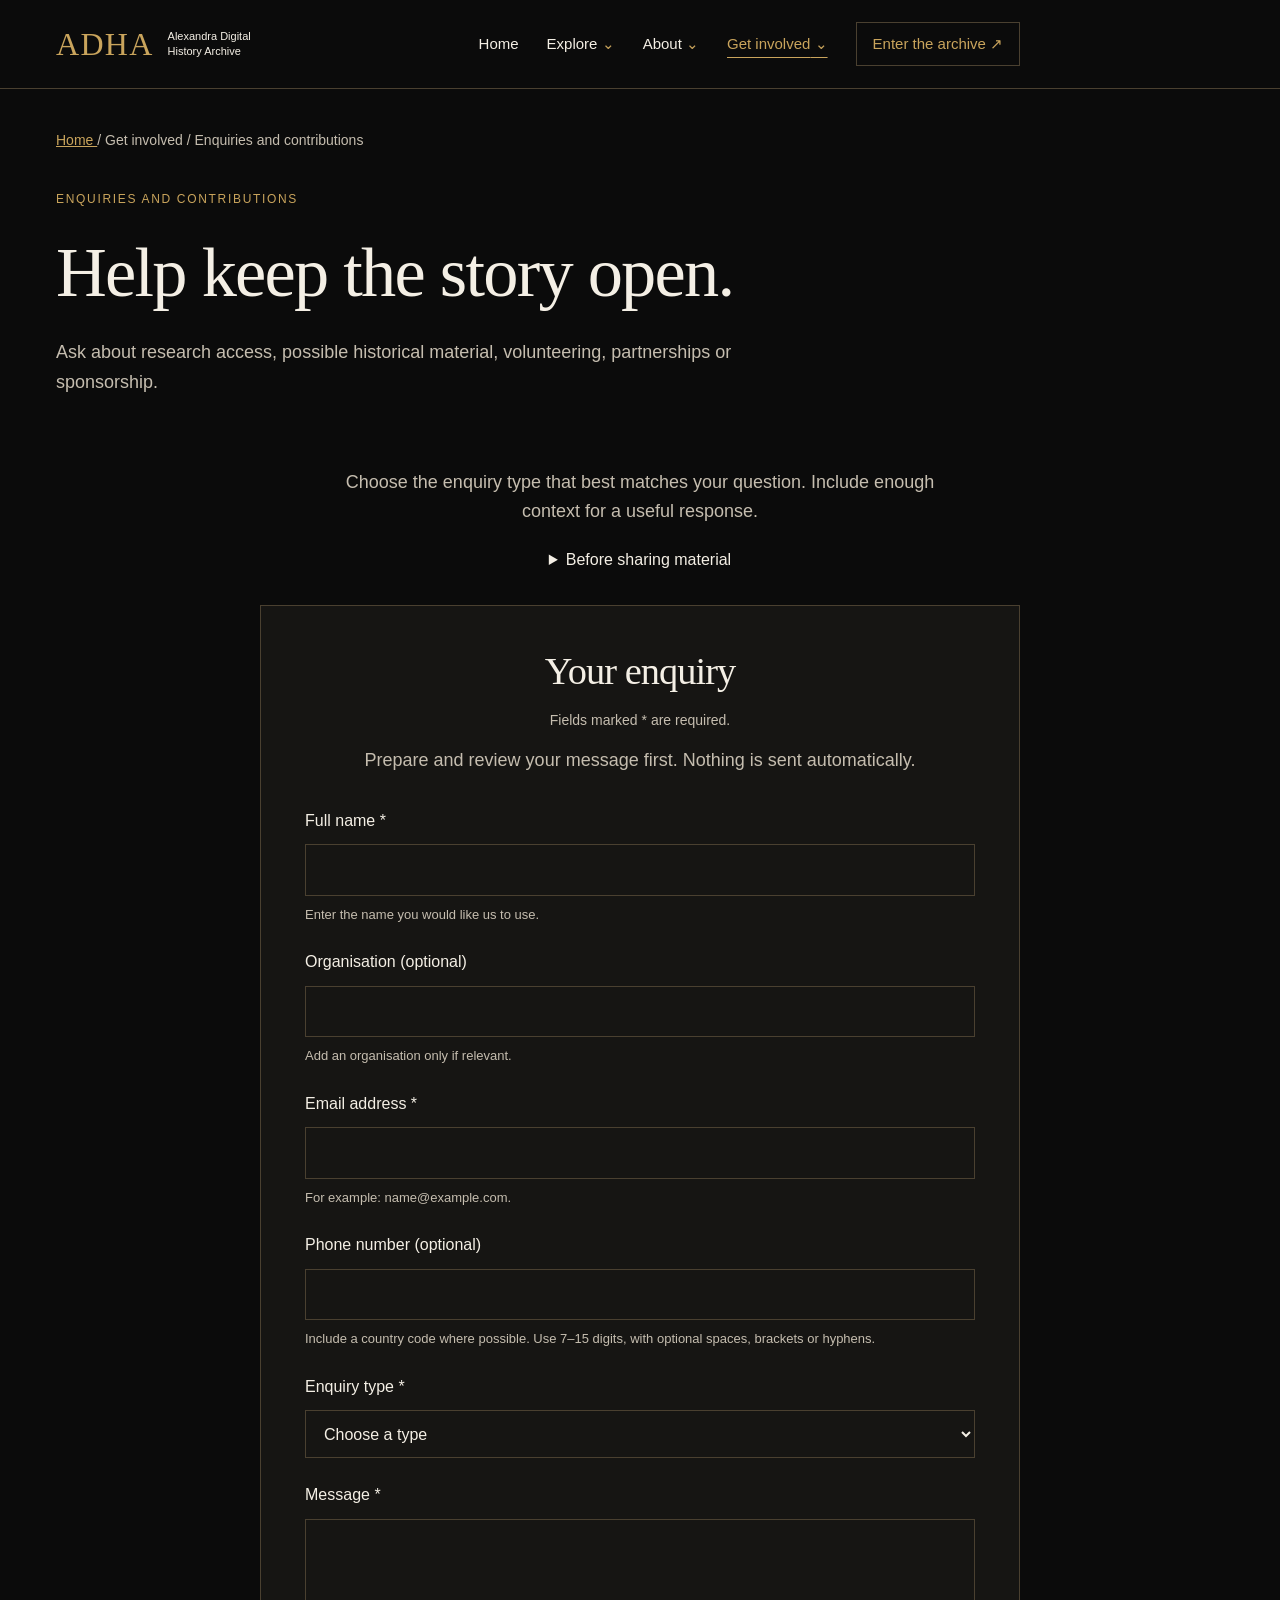
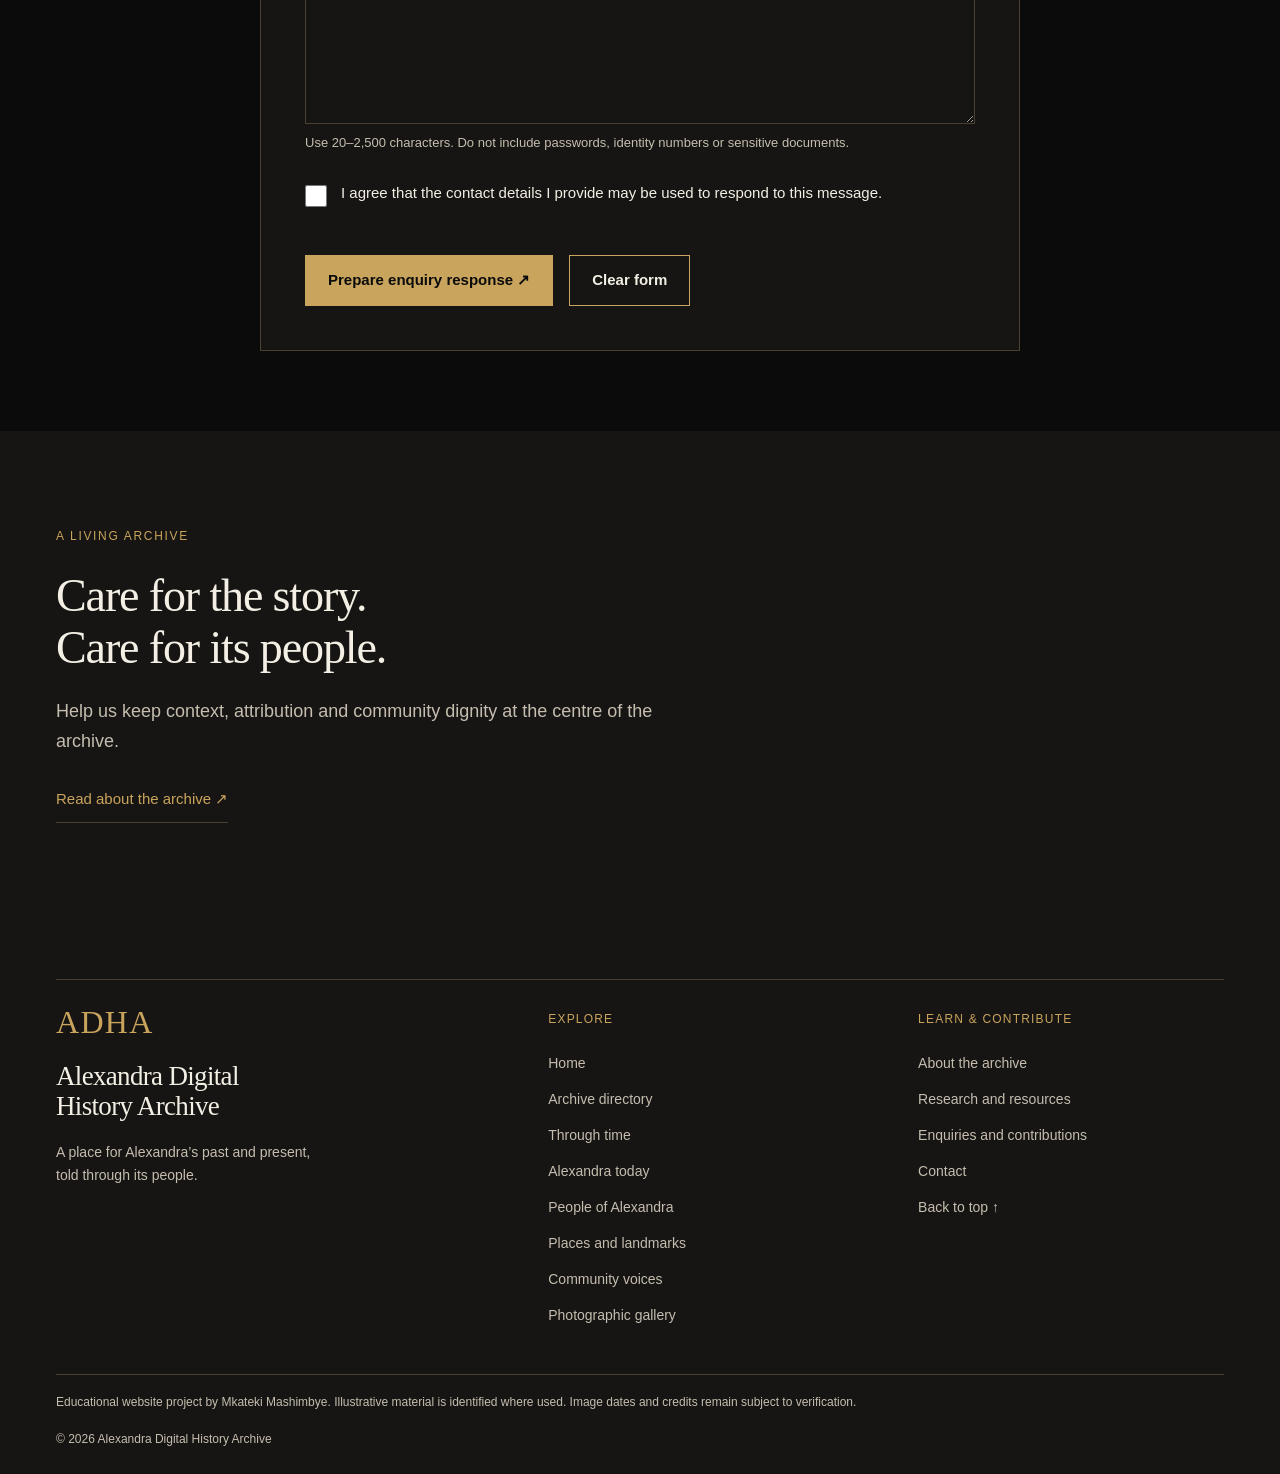
<file: enquiry.html>
<!DOCTYPE html>
<html lang="en">
  <head>
    <!-- Page metadata identifies the form’s purpose and supports responsive rendering. -->
    <meta charset="utf-8" />
    <meta content="width=device-width, initial-scale=1" name="viewport" />
    <title>Research and Contribution Enquiries | Alexandra Archive</title>
    <meta
      name="description"
      content="Enquire about Alexandra history research, possible contributions, volunteering or partnerships. Review your message before choosing how to send it."
    />
    <link href="css/style.css?v=references-20261109" rel="stylesheet" />
    <link href="css/museum.css?v=references-20261109" rel="stylesheet" />
    <!-- Configuration is separate from shared validation and delivery logic. -->
    <script defer="" src="js/main.js?v=references-20261109"></script>
    <script defer="" src="js/forms-config.js?v=references-20261109"></script>
    <script defer="" src="js/forms.js?v=references-20261109"></script>
    <!-- Public URL metadata uses the planned GitHub Pages deployment address. -->
    <link
      rel="canonical"
      href="https://st10479746.github.io/alexandra-digital-history-archive/enquiry.html"
    />
    <meta name="robots" content="index, follow, max-image-preview:large" />
    <meta property="og:type" content="website" />
    <meta property="og:site_name" content="Alexandra Digital History Archive" />
    <meta property="og:title" content="Research and Contribution Enquiries | Alexandra Archive" />
    <meta
      property="og:description"
      content="Enquire about Alexandra history research, possible contributions, volunteering or partnerships. Review your message before choosing how to send it."
    />
    <meta
      property="og:url"
      content="https://st10479746.github.io/alexandra-digital-history-archive/enquiry.html"
    />
    <meta
      property="og:image"
      content="https://st10479746.github.io/alexandra-digital-history-archive/images/optimised/alexandra-golden-hour-street.webp"
    />
    <meta
      property="og:image:alt"
      content="AI-generated Alexandra-inspired street scene at golden hour"
    />
    <meta
      name="keywords"
      content="Alexandra archive enquiry, research enquiries, heritage contributions, partnership enquiries, contribution permissions"
    />
    <meta name="author" content="Mkateki Mashimbye" />
  </head>
  <body id="top">
    <a class="skip-link" href="#main-content"> Skip to content </a>
    <!-- Shared navigation gives every page the same routes through the museum. -->
    <header class="museum-header">
      <div class="museum-wrap header-inner">
        <a aria-label="Alexandra Digital History Archive home" class="wordmark" href="index.html">
          <span> ADHA </span>
          <small>
            Alexandra Digital
            <br />
            History Archive
          </small>
        </a>
        <button
          aria-controls="museum-navigation"
          aria-expanded="false"
          class="menu-toggle"
          hidden=""
          type="button"
        >
          Menu
          <span aria-hidden="true"> ☰ </span>
        </button>
        <nav aria-label="Main navigation" class="museum-nav" id="museum-navigation">
          <a href="index.html"> Home </a>
          <details class="nav-group">
            <summary>Explore</summary>
            <div class="nav-panel">
              <a href="content.html"> Archive directory </a>
              <a href="timeline.html"> Through time </a>
              <a href="alexandra-today.html"> Alexandra today </a>
              <a href="people.html"> People of Alexandra </a>
              <a href="places.html"> Places and landmarks </a>
              <a href="community-voices.html"> Community voices </a>
              <a href="gallery.html"> Photographic gallery </a>
            </div>
          </details>
          <details class="nav-group">
            <summary>About</summary>
            <div class="nav-panel">
              <a href="about.html"> About the archive </a>
              <a href="research.html"> Research and resources </a>
            </div>
          </details>
          <details class="nav-group nav-current-group">
            <summary>Get involved</summary>
            <div class="nav-panel">
              <a aria-current="page" href="enquiry.html"> Enquiries and contributions </a>
              <a href="contact.html"> Contact </a>
            </div>
          </details>
          <a class="nav-archive" href="content.html">
            Enter the archive
            <span aria-hidden="true"> ↗ </span>
          </a>
        </nav>
      </div>
    </header>
    <main class="museum-home forms-page" id="main-content">
      <section class="museum-wrap forms-intro">
        <p class="forms-breadcrumb">
          <a href="index.html"> Home </a>
          / Get involved / Enquiries and contributions
        </p>
        <p class="eyebrow">Enquiries and contributions</p>
        <h1>Help keep the story open.</h1>
        <p class="section-intro">
          Ask about research access, possible historical material, volunteering, partnerships or
          sponsorship.
        </p>
      </section>
      <section aria-labelledby="form-heading" class="museum-wrap forms-layout">
        <!-- Introductory guidance sits above the centred form, rather than beside it. -->
        <div class="forms-editorial">
          <p>
            Choose the enquiry type that best matches your question. Include enough context for a
            useful response.
          </p>
          <details class="form-information">
            <summary>Before sharing material</summary>
            <p>
              Keep originals safe. Include ownership, dates and permissions where known. An enquiry
              does not grant publication rights or guarantee acceptance.
            </p>
            <a class="text-link" href="contact.html"> General message? Use Contact ↗ </a>
          </details>
        </div>
        <div class="forms-panel">
          <h2 id="form-heading">Your enquiry</h2>
          <p class="form-required">Fields marked * are required.</p>
          <p class="form-panel-note">
            Prepare and review your message first. Nothing is sent automatically.
          </p>
          <!-- The fieldset stays disabled if JavaScript fails, preventing accidental submission. -->
          <form
            action="enquiry.html#form-response"
            class="museum-form"
            data-mode="enquiry"
            id="museum-form"
            method="post"
          >
            <fieldset disabled="" id="form-fields">
              <legend class="sr-only">Enquiry details</legend>
              <p class="form-error-summary" hidden="" id="form-errors" role="alert"></p>
              <div class="museum-field">
                <label for="fullname">
                  Full name
                  <span aria-hidden="true"> * </span>
                </label>
                <input
                  aria-describedby="fullname-help fullname-error"
                  autocomplete="name"
                  id="fullname"
                  maxlength="100"
                  name="fullname"
                  required=""
                  type="text"
                />
                <p class="field-help" id="fullname-help">
                  Enter the name you would like us to use.
                </p>
                <p class="field-error" hidden="" id="fullname-error"></p>
              </div>
              <div class="museum-field">
                <label for="organisation"> Organisation (optional) </label>
                <input
                  aria-describedby="organisation-help organisation-error"
                  autocomplete="organization"
                  id="organisation"
                  maxlength="100"
                  name="organisation"
                  type="text"
                />
                <p class="field-help" id="organisation-help">
                  Add an organisation only if relevant.
                </p>
                <p class="field-error" hidden="" id="organisation-error"></p>
              </div>
              <div class="museum-field">
                <label for="email">
                  Email address
                  <span aria-hidden="true"> * </span>
                </label>
                <input
                  aria-describedby="email-help email-error"
                  autocomplete="email"
                  id="email"
                  maxlength="254"
                  name="email"
                  required=""
                  type="email"
                />
                <p class="field-help" id="email-help">For example: name@example.com.</p>
                <p class="field-error" hidden="" id="email-error"></p>
              </div>
              <div class="museum-field">
                <label for="phone"> Phone number (optional) </label>
                <input
                  aria-describedby="phone-help phone-error"
                  autocomplete="tel"
                  id="phone"
                  maxlength="30"
                  name="phone"
                  type="tel"
                />
                <p class="field-help" id="phone-help">
                  Include a country code where possible. Use 7–15 digits, with optional spaces,
                  brackets or hyphens.
                </p>
                <p class="field-error" hidden="" id="phone-error"></p>
              </div>
              <div class="museum-field">
                <label for="category">
                  Enquiry type
                  <span aria-hidden="true"> * </span>
                </label>
                <select aria-describedby="category-error" id="category" name="category" required="">
                  <option value="">Choose a type</option>
                  <option value="research">Research access</option>
                  <option value="contribution">Historical material contribution</option>
                  <option value="volunteer">Volunteering</option>
                  <option value="partnership">Partnership</option>
                  <option value="sponsorship">Sponsorship</option>
                  <option value="other">Other</option>
                </select>
                <p class="field-error" hidden="" id="category-error"></p>
              </div>
              <!-- This panel explains which context is useful for the selected enquiry category. -->
              <aside class="category-context" hidden="" id="category-context">
                <h3 id="category-context-title"></h3>
                <p id="category-context-copy"></p>
              </aside>
              <div class="museum-field">
                <label for="message">
                  Message
                  <span aria-hidden="true"> * </span>
                </label>
                <textarea
                  aria-describedby="message-help message-error"
                  id="message"
                  maxlength="2500"
                  minlength="20"
                  name="message"
                  required=""
                  rows="7"
                ></textarea>
                <p class="field-help" id="message-help">
                  Use 20–2,500 characters. Do not include passwords, identity numbers or sensitive
                  documents.
                </p>
                <p class="field-error" hidden="" id="message-error"></p>
              </div>
              <div class="museum-consent">
                <input
                  aria-describedby="consent-error"
                  id="consent"
                  name="consent"
                  required=""
                  type="checkbox"
                />
                <label for="consent">
                  I agree that the contact details I provide may be used to respond to this message.
                </label>
              </div>
              <p class="field-error" hidden="" id="consent-error"></p>
              <div class="action-row">
                <button class="museum-button" type="submit">Prepare enquiry response ↗</button>
                <button class="museum-button secondary" type="reset">Clear form</button>
              </div>
            </fieldset>
            <noscript>
              <p>
                This form needs JavaScript to validate and prepare your message. No information is
                sent when JavaScript is disabled.
              </p>
            </noscript>
          </form>
        </div>
      </section>
      <!-- A validated submission reveals this review panel; it is never shown as a prefilled success state. -->
      <section
        aria-labelledby="response-title"
        class="museum-wrap form-response"
        hidden=""
        id="form-response"
      >
        <p class="eyebrow">Review before sending</p>
        <h2 id="response-title" tabindex="-1"></h2>
        <p id="response-copy"></p>
        <label for="message-preview"> Your prepared message </label>
        <textarea id="message-preview" readonly="" rows="10"></textarea>
        <p aria-live="polite" id="delivery-note" role="status"></p>
        <div class="action-row">
          <a class="museum-button" hidden="" id="email-draft"> Open email draft ↗ </a>
          <button class="museum-button secondary" id="copy-message" type="button">
            Copy message
          </button>
          <button class="museum-button secondary" hidden="" id="send-online" type="button">
            Send online
          </button>
        </div>
        <p aria-live="polite" id="delivery-status" role="status"></p>
      </section>
      <section class="museum-section forms-closing">
        <div class="museum-wrap">
          <p class="eyebrow">A living archive</p>
          <h2>
            Care for the story.
            <br />
            Care for its people.
          </h2>
          <p>
            Help us keep context, attribution and community dignity at the centre of the archive.
          </p>
          <a class="text-link" href="about.html"> Read about the archive ↗ </a>
        </div>
      </section>
    </main>
    <!-- The footer provides direct routes to all twelve pages without opening a menu. -->
    <footer class="museum-footer">
      <div class="museum-wrap">
        <div class="footer-grid">
          <div>
            <a class="wordmark" href="index.html">
              <span> ADHA </span>
            </a>
            <h2>
              Alexandra Digital
              <br />
              History Archive
            </h2>
            <p>
              A place for Alexandra’s past and present,
              <br />
              told through its people.
            </p>
          </div>
          <div>
            <h3>Explore</h3>
            <a href="index.html"> Home </a>
            <a href="content.html"> Archive directory </a>
            <a href="timeline.html"> Through time </a>
            <a href="alexandra-today.html"> Alexandra today </a>
            <a href="people.html"> People of Alexandra </a>
            <a href="places.html"> Places and landmarks </a>
            <a href="community-voices.html"> Community voices </a>
            <a href="gallery.html"> Photographic gallery </a>
          </div>
          <div>
            <h3>Learn &amp; contribute</h3>
            <a href="about.html"> About the archive </a>
            <a href="research.html"> Research and resources </a>
            <a aria-current="page" href="enquiry.html"> Enquiries and contributions </a>
            <a href="contact.html"> Contact </a>
            <a href="#top"> Back to top ↑ </a>
          </div>
        </div>
        <p class="footer-note">
          Educational website project by Mkateki Mashimbye. Illustrative material is identified
          where used. Image dates and credits remain subject to verification.
        </p>
        <p class="footer-note">© 2026 Alexandra Digital History Archive</p>
      </div>
    </footer>
  </body>
</html>
</file>
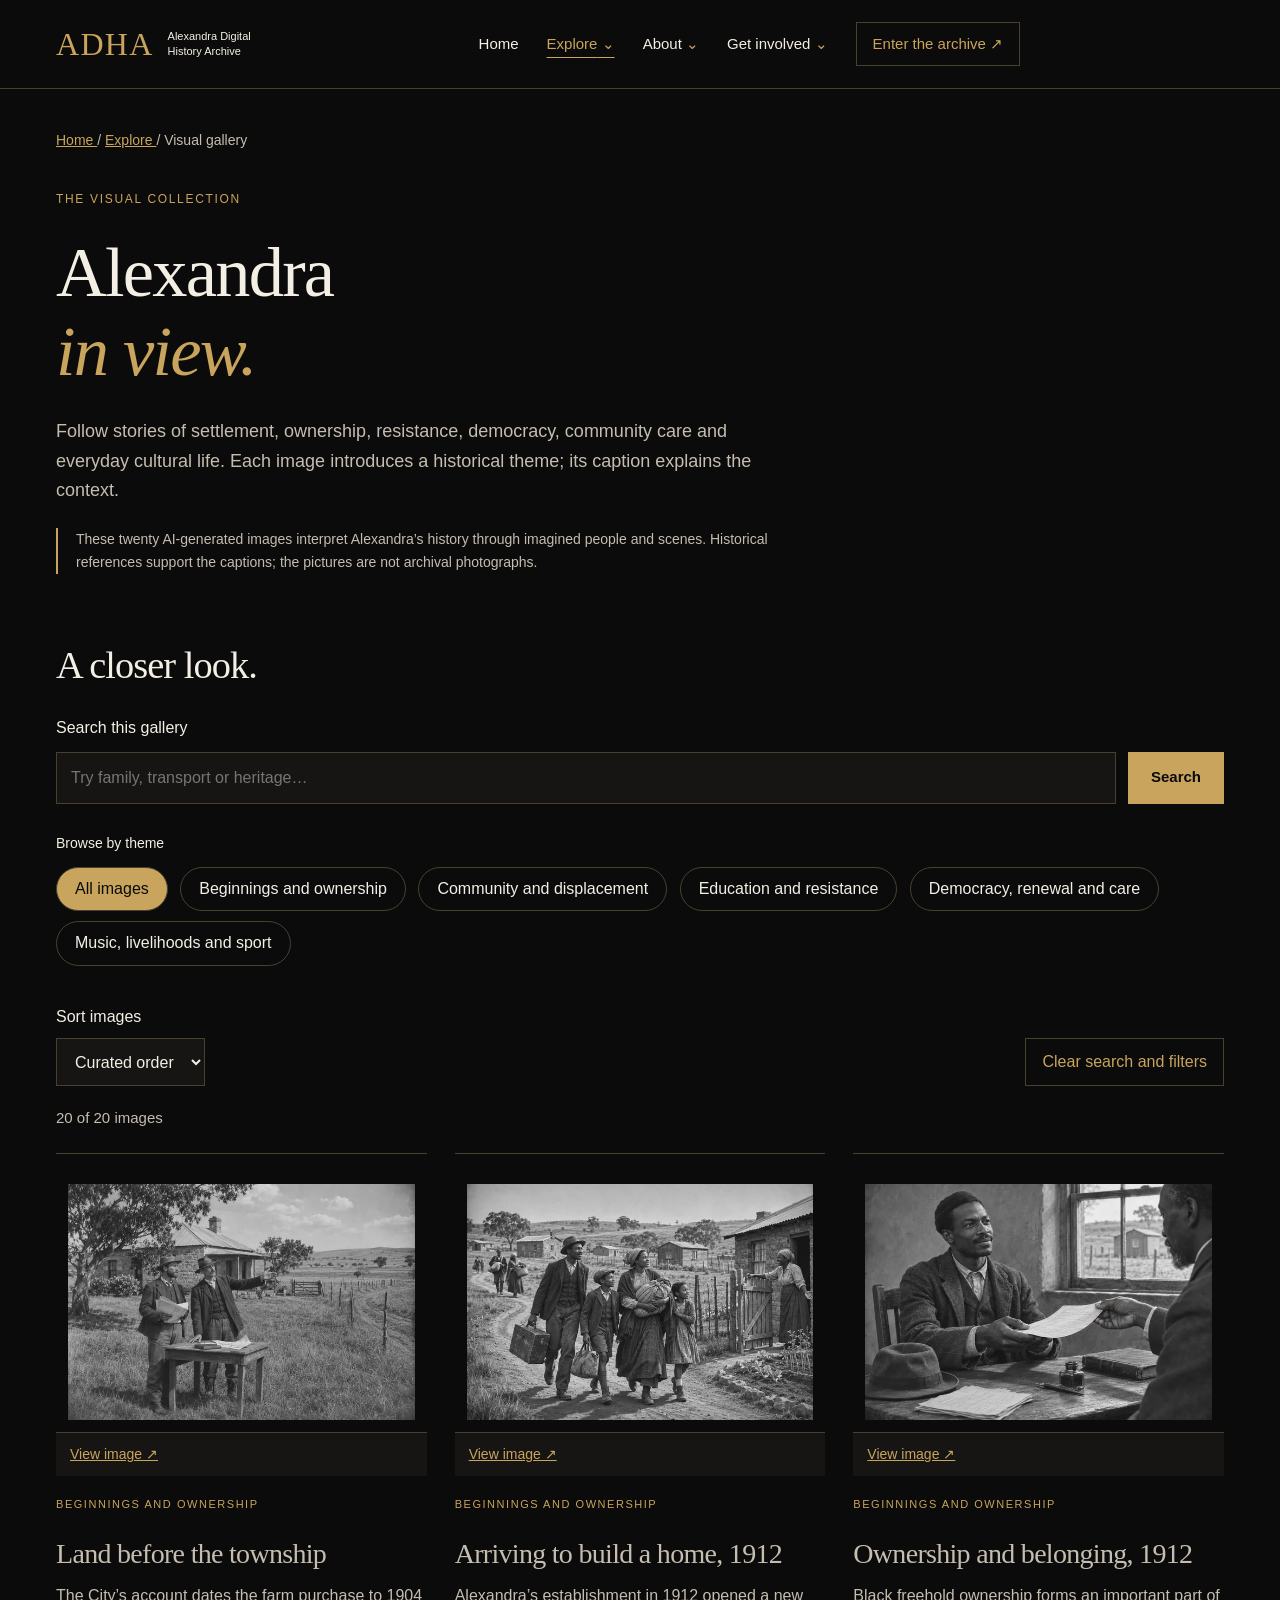
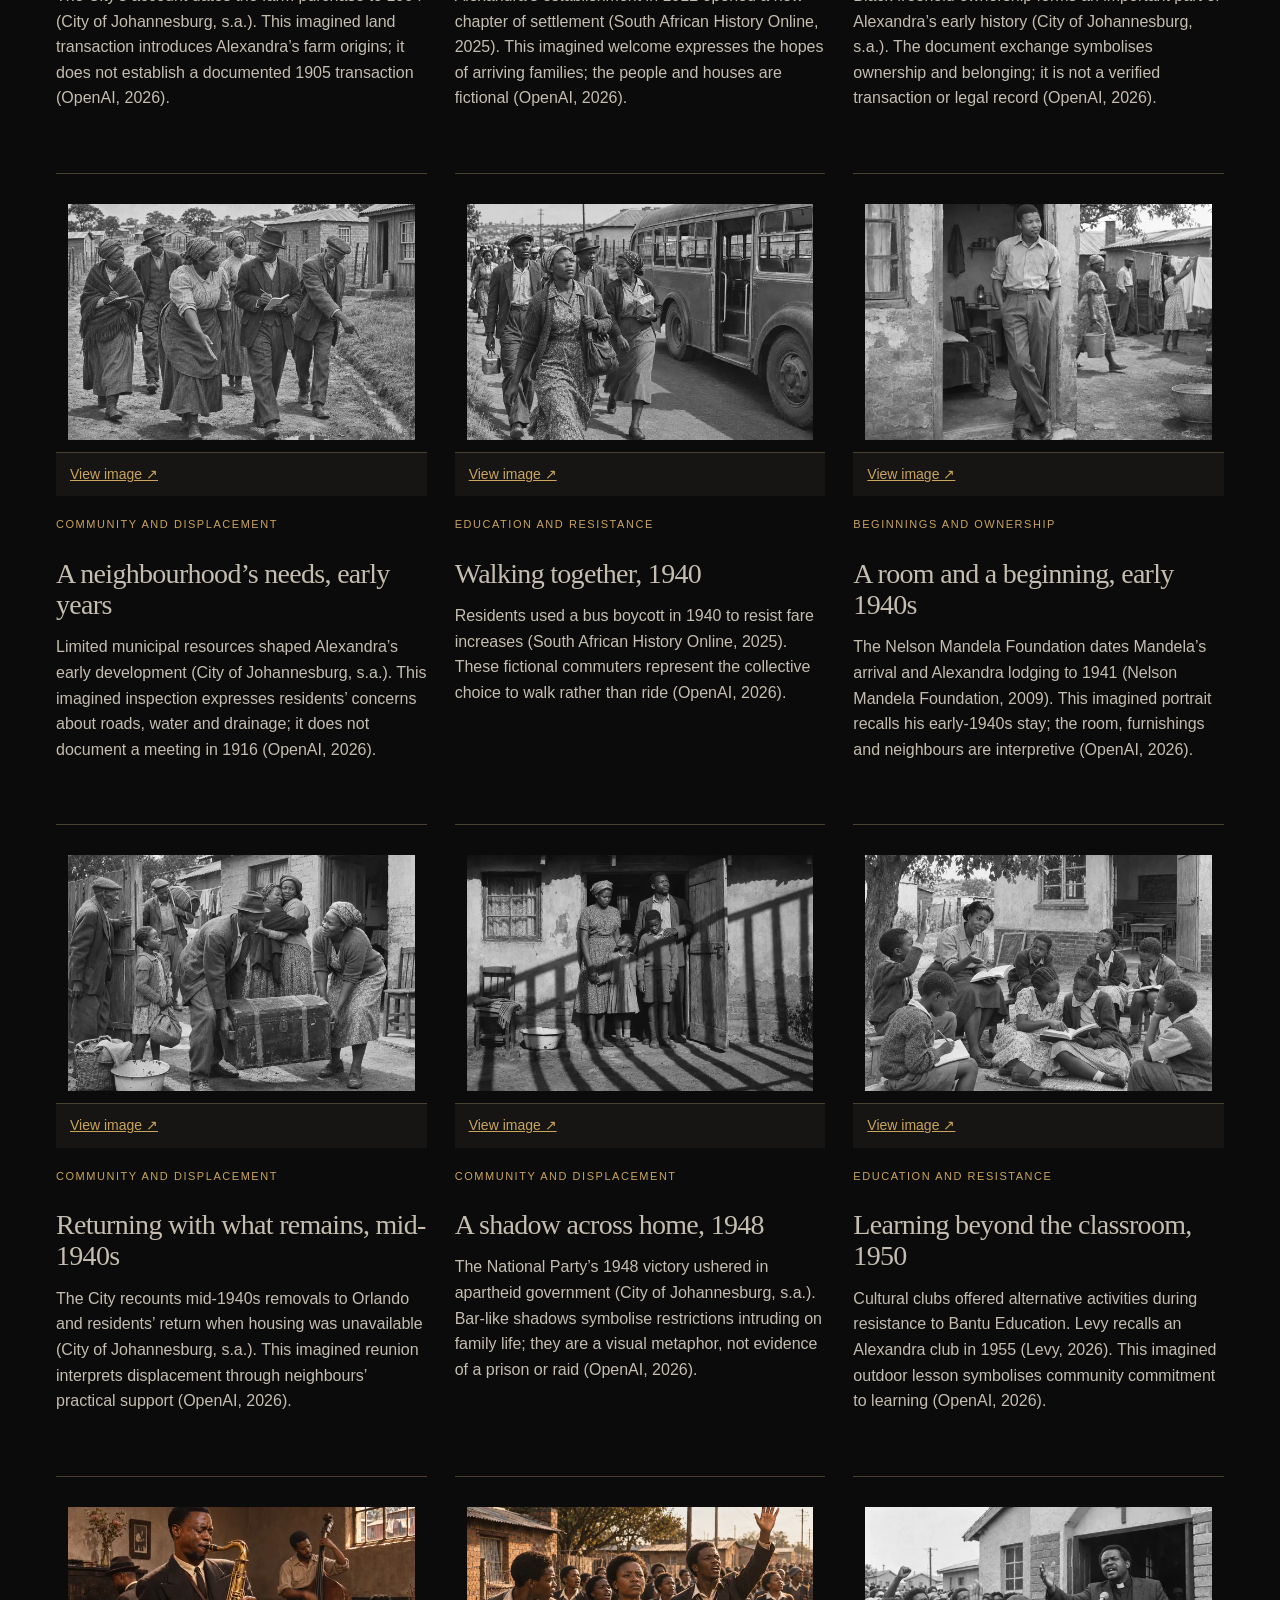
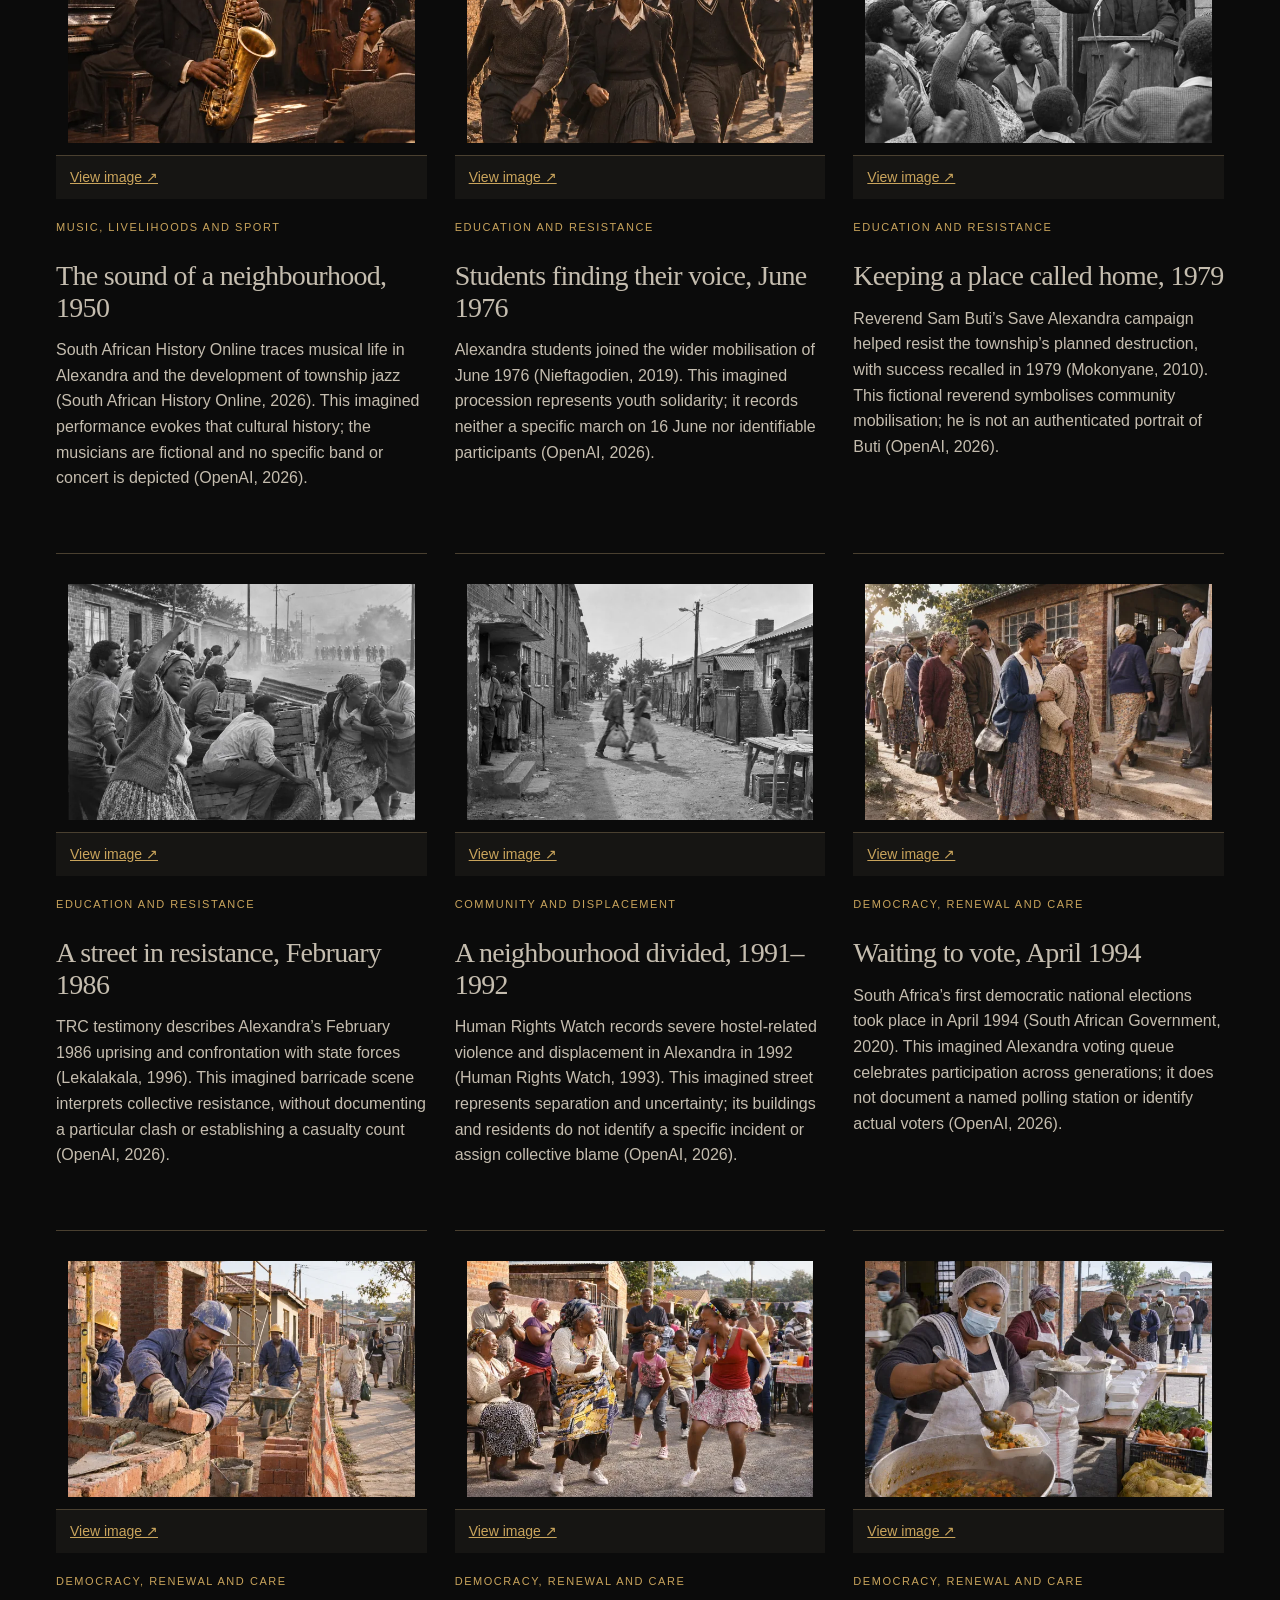
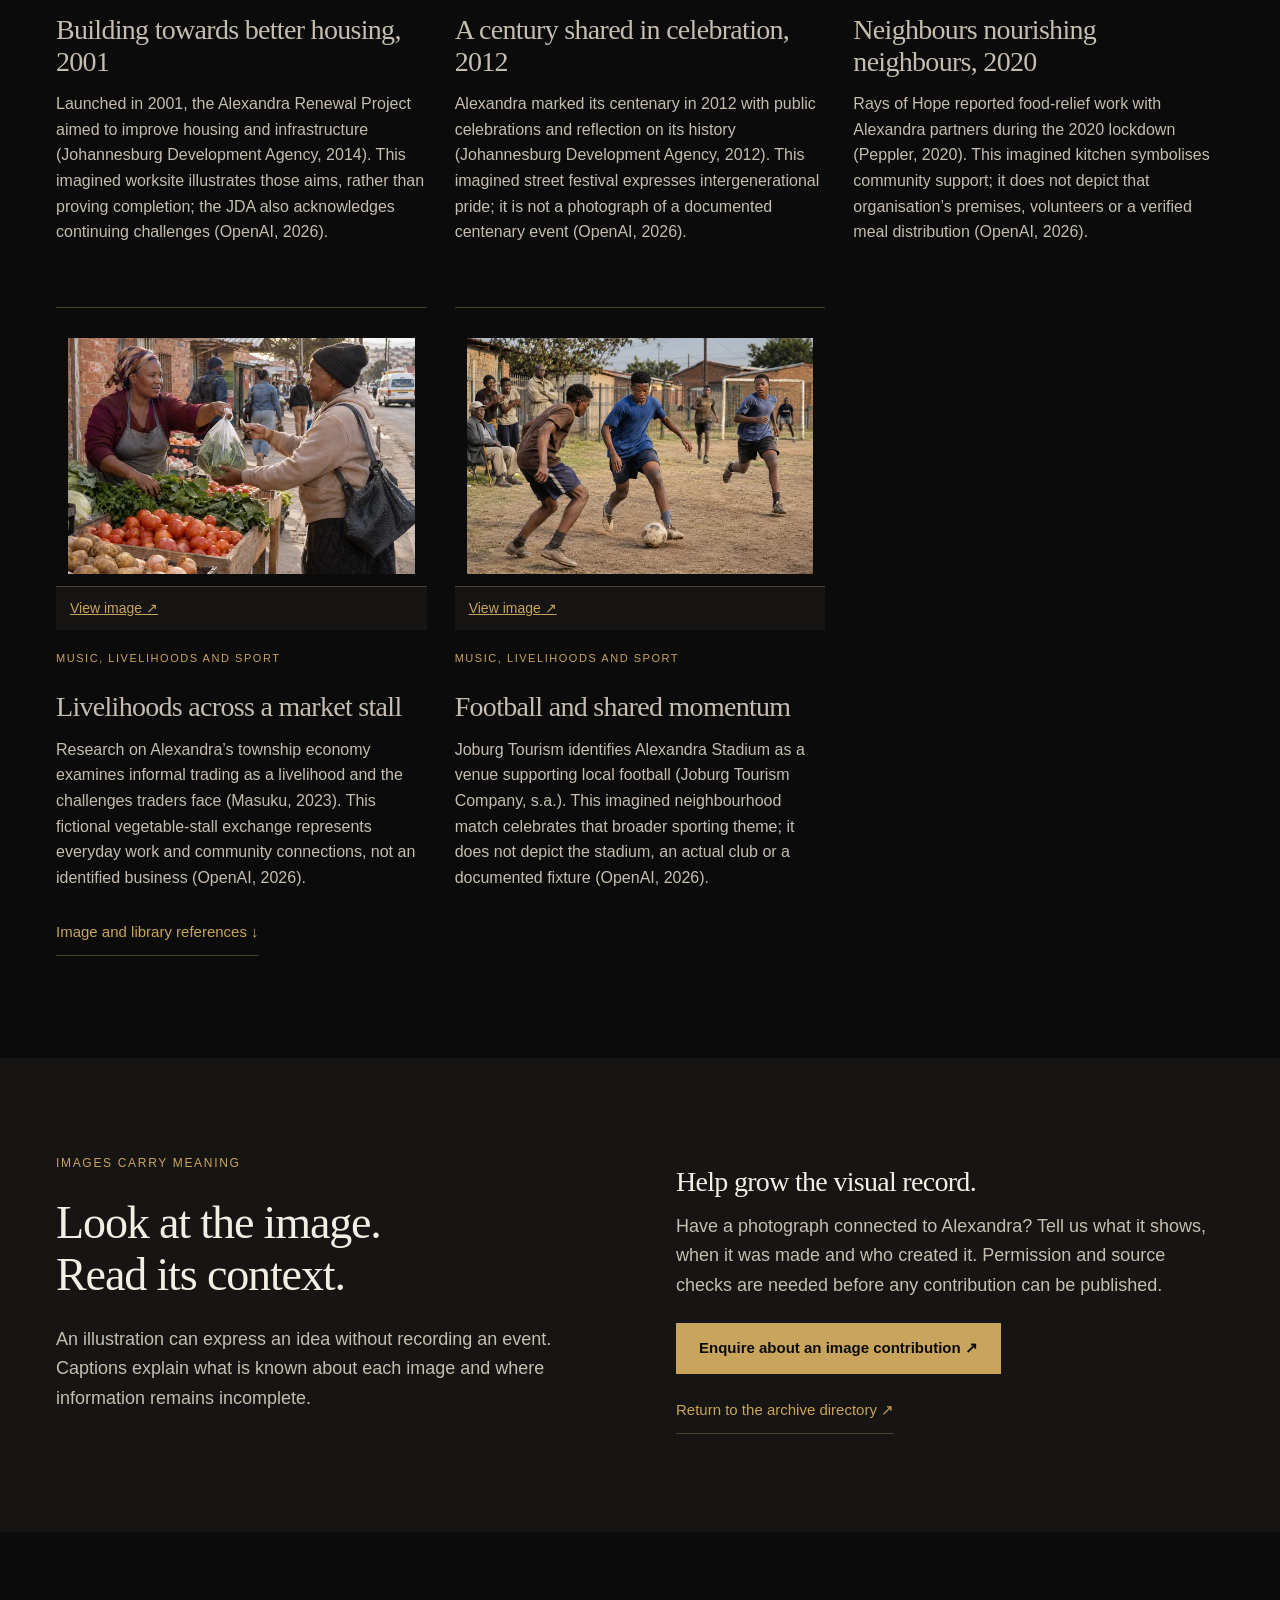
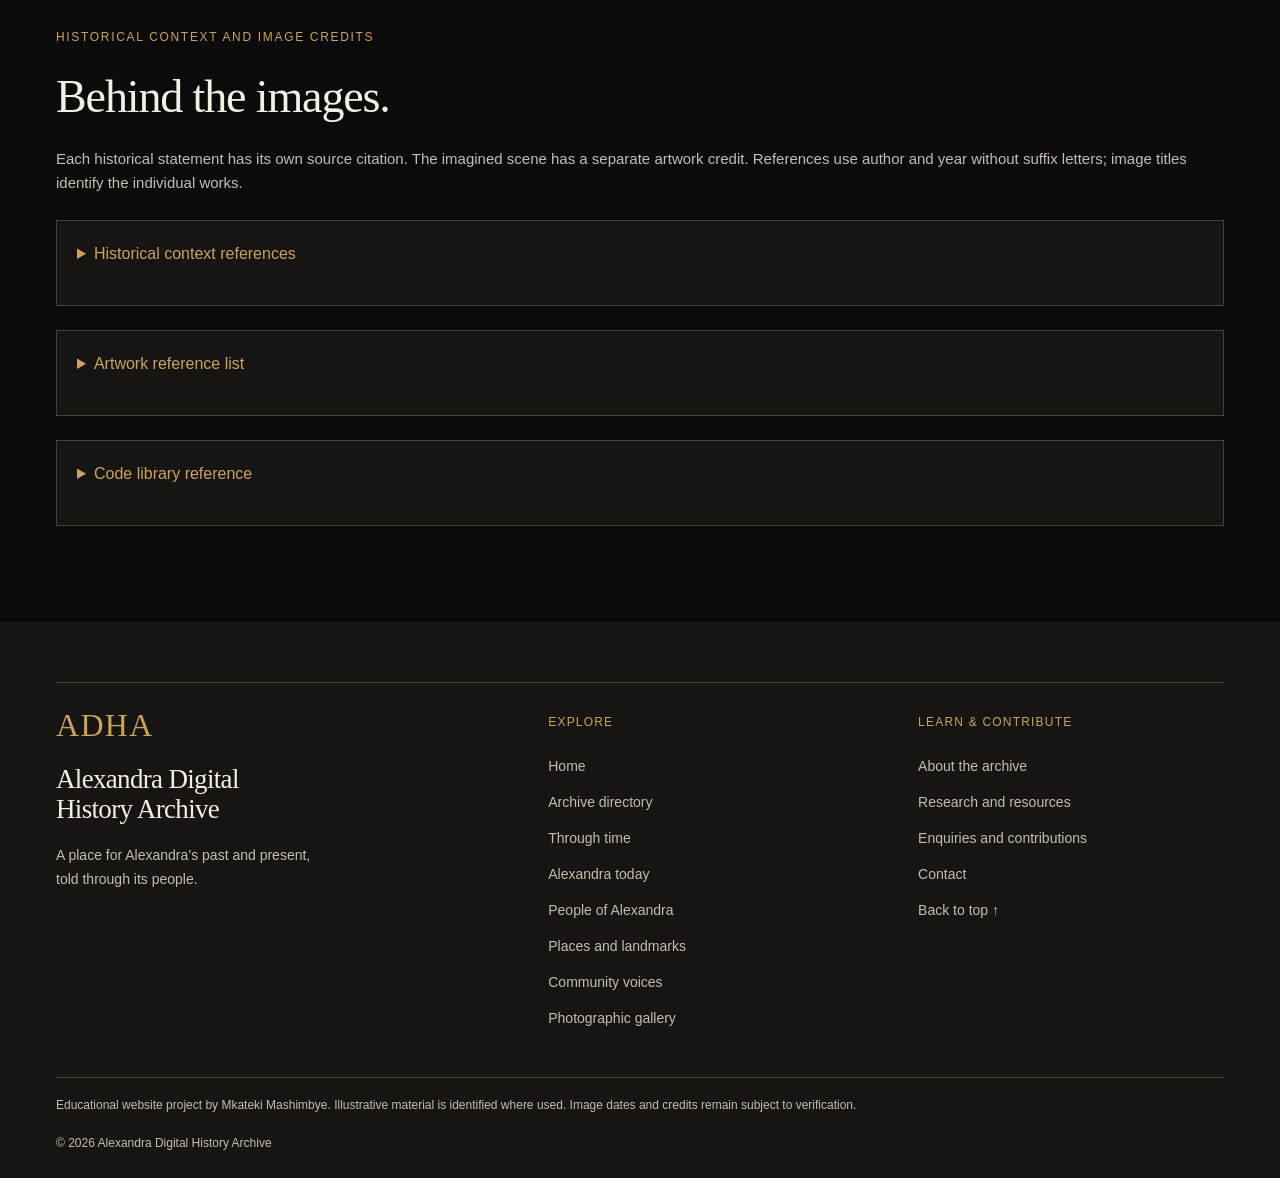
<file: gallery.html>
<!DOCTYPE html>
<html lang="en">
  <!--
REFERENCE LIST — gallery.html

City of Johannesburg, s.a. Why Alexandra survived apartheid. [online] Available at: <https://joburg.org.za/play_/Pages/Play%20in%20Joburg/Culture%20and%20Heritage/Links/Why-Alexandra-survived-apartheid.aspx> [Accessed 9 November 2026].

South African History Online, 2025. Alexandra, Township in Johannesburg. Updated 29 April 2025. [online] Available at: <https://sahistory.org.za/place/alexandra-township-johannesburg> [Accessed 9 November 2026].

Nieftagodien, N., 2019. Soweto forty years on: The Black student rebellion of 1976. Originally published 18 June 2016; archive updated 11 June 2019. [online] Available at: <https://sahistory.org.za/archive/soweto-forty-years-black-student-rebellion-1976-professor-noor-nieftagodien> [Accessed 9 November 2026].

Levy, N., 2026. “Bantu Education or the Street”. Extract from The Final Prize, hosted by South African History Online. Updated 20 July 2026. [online] Available at: <https://sahistory.org.za/article/bantu-education-or-street-norman-levy> [Accessed 9 November 2026].

Nieftagodien, N. and Bonner, P., 2009. Settling on Alexandra. In: Alexandra: A History, pp. 17–40. Johannesburg: Wits University Press. Chapter summary. [online] Available at: <https://www.cambridge.org/core/books/abs/alexandra/settling-on-alexandra/66BCFF3DA6D5B60DE276A42A754982A7> [Accessed 9 November 2026].

African National Congress, 1955. 44th National Conference: Report of the National Executive Committee, 18 December 1955. Hosted by South African History Online. [online] Available at: <https://sahistory.org.za/archive/44th-national-conference-report-national-executive-committee-18-december-1955> [Accessed 9 November 2026].

Nelson Mandela Foundation, 2009. Nelson Mandela visits his former lodging in Alexandra. [online] Available at: <https://www.nelsonmandela.org/news/entry/nelson-mandela-visits-his-former-lodging-in-alexandra> [Accessed 9 November 2026].

Mokonyane, N., 2010. Address by Premier of Gauteng, Ms Nomvula Mokonyane, at the funeral service of Reverend Sam Palo Buti in Alexandra. [online] Available at: <https://www.gov.za/news/speeches/address-premier-gauteng-ms-nomvula-mokonyane-funeral-service-reverend-sam-palo-buti> [Accessed 9 November 2026].

Lekalakala, B., 1996. Submission to the Truth and Reconciliation Commission: Alexandra hearing, 29 October 1996. [online] Available at: <https://www.justice.gov.za/trc/hrvtrans/alex/lekalaka.htm> [Accessed 9 November 2026].

Human Rights Watch, 1993. Half-Hearted Reform: The Official Response to the Rising Tide of Violence. Appendix. [online] Available at: <https://www.hrw.org/reports/1993/southafrica/7.htm> [Accessed 9 November 2026].

South African Government, 2020. Freedom Day 2020. [online] Available at: <https://www.gov.za/FreedomDay2020> [Accessed 9 November 2026].

Johannesburg Development Agency, 2014. Alexandra Renewal Project improving residents’ lives. [online] Available at: <https://www.jda.org.za/alexandra-renewal-project-improving-residents-lives/> [Accessed 9 November 2026].

Johannesburg Development Agency, 2012. Celebrating 100 years of Alex. [online] Available at: <https://www.jda.org.za/celebrating-100-years-of-alex/> [Accessed 9 November 2026].

Peppler, T., 2020. THANK YOU for partnering with Rays of Hope! Project report, 8 July 2020. Rays of Hope Alexandra, hosted by GlobalGiving. [online] Available at: <https://training.globalgiving.org/microprojects/hope4alex/reports/> [Accessed 9 November 2026].

South African History Online, 2026. Music and culture as forms of resistance. Updated 20 July 2026. [online] Available at: <https://sahistory.org.za/article/music-and-culture-forms-resistance> [Accessed 9 November 2026].

Masuku, B., 2023. Questioning governance of urban informality: A study of township economy in Alexandra, Johannesburg. Journal of Foresight and Thought Leadership, 2(1), a20. doi:10.4102/joftl.v2i1.20. [online] Available at: <https://joftl.org/index.php/joftl/article/view/20> [Accessed 9 November 2026].

Joburg Tourism Company, s.a. Alexandra Stadium. [online] Available at: <https://visit.joburg/things-to-do/alexandra-stadium/> [Accessed 9 November 2026].

The Presidency, 2012. Address by President Jacob Zuma at an event to mark the centenary of Alexandra Township. 22 September. [online] Available at: <https://www.thepresidency.gov.za/address-president-jacob-zuma-event-mark-centenary-alexandra-township> [Accessed 25 October 2026].

Phahle, R., 2019. The 1957 Alexandra Bus Boycott and its unsung heroes. June. [online] Available at: <https://sahistory.org.za/archive/1957-alexandra-bus-boycott-and-its-unsung-heroes-roseinnes-phahle-june-2019> [Accessed 25 October 2026].

Peter Rich Architects, 2018. Alexandra Heritage Centre. Dated project account. [online] Available at: <https://www.peterricharchitects.com/alexandra-heritage-centre> [Accessed 9 November 2026].

OpenAI, 2026. Land before the township. [AI-generated image, ChatGPT; prompted and selected by Mkateki Mashimbye] Available at: <images/gallery/selected-land-purchase.webp> [Project file supplied 9 November 2026].

OpenAI, 2026. Arriving to build a home, 1912. [AI-generated image, ChatGPT; prompted and selected by Mkateki Mashimbye] Available at: <images/gallery/selected-community-beginnings.webp> [Project file supplied 9 November 2026].

OpenAI, 2026. Ownership and belonging, 1912. [AI-generated image, ChatGPT; prompted and selected by Mkateki Mashimbye] Available at: <images/gallery/selected-freehold-ownership.webp> [Project file supplied 9 November 2026].

OpenAI, 2026. A neighbourhood’s needs, early years. [AI-generated image, ChatGPT; prompted and selected by Mkateki Mashimbye] Available at: <images/gallery/selected-street-inspection.webp> [Project file supplied 9 November 2026].

OpenAI, 2026. Walking together, 1940. [AI-generated image, ChatGPT; prompted and selected by Mkateki Mashimbye] Available at: <images/gallery/selected-bus-boycott.webp> [Project file supplied 9 November 2026].

OpenAI, 2026. A room and a beginning, early 1940s. [AI-generated image, ChatGPT; prompted and selected by Mkateki Mashimbye] Available at: <images/gallery/alexandra-mandela-backyard-room-1940s.webp> [Project file supplied 9 November 2026].

OpenAI, 2026. Returning with what remains, mid-1940s. [AI-generated image, ChatGPT; prompted and selected by Mkateki Mashimbye] Available at: <images/gallery/selected-families-returning.webp> [Project file supplied 9 November 2026].

OpenAI, 2026. A shadow across home, 1948. [AI-generated image, ChatGPT; prompted and selected by Mkateki Mashimbye] Available at: <images/gallery/selected-apartheid-shadows.webp> [Project file supplied 9 November 2026].

OpenAI, 2026. Learning beyond the classroom, 1950s. [AI-generated image, ChatGPT; prompted and selected by Mkateki Mashimbye] Available at: <images/gallery/selected-education-boycott.webp> [Project file supplied 9 November 2026].

OpenAI, 2026. The sound of a neighbourhood, 1950s. [AI-generated image, ChatGPT; prompted and selected by Mkateki Mashimbye] Available at: <images/gallery/alexandra-neighbourhood-jazz-1950s.webp> [Project file supplied 9 November 2026].

OpenAI, 2026. Students finding their voice, June 1976. [AI-generated image, ChatGPT; prompted and selected by Mkateki Mashimbye] Available at: <images/gallery/selected-student-march.webp> [Project file supplied 9 November 2026].

OpenAI, 2026. Keeping a place called home, 1979. [AI-generated image, ChatGPT; prompted and selected by Mkateki Mashimbye] Available at: <images/gallery/alexandra-save-alex-community-rally-1979.webp> [Project file supplied 9 November 2026].

OpenAI, 2026. A street in resistance, February 1986. [AI-generated image, ChatGPT; prompted and selected by Mkateki Mashimbye] Available at: <images/gallery/alexandra-six-days-war-street-1986.webp> [Project file supplied 9 November 2026].

OpenAI, 2026. A neighbourhood divided, 1991–1992. [AI-generated image, ChatGPT; prompted and selected by Mkateki Mashimbye] Available at: <images/gallery/alexandra-hostels-family-homes-1990s.webp> [Project file supplied 9 November 2026].

OpenAI, 2026. Waiting to vote, April 1994. [AI-generated image, ChatGPT; prompted and selected by Mkateki Mashimbye] Available at: <images/gallery/alexandra-democratic-election-queue-1994.webp> [Project file supplied 9 November 2026].

OpenAI, 2026. Building towards better housing, 2001. [AI-generated image, ChatGPT; prompted and selected by Mkateki Mashimbye] Available at: <images/gallery/alexandra-renewal-housing-construction-2001.webp> [Project file supplied 9 November 2026].

OpenAI, 2026. A century shared in celebration, 2012. [AI-generated image, ChatGPT; prompted and selected by Mkateki Mashimbye] Available at: <images/gallery/alexandra-centenary-street-celebration-2012.webp> [Project file supplied 9 November 2026].

OpenAI, 2026. Neighbours nourishing neighbours, 2020. [AI-generated image, ChatGPT; prompted and selected by Mkateki Mashimbye] Available at: <images/gallery/alexandra-lockdown-community-kitchen-2020.webp> [Project file supplied 9 November 2026].

OpenAI, 2026. Livelihoods across a market stall. [AI-generated image, ChatGPT; prompted and selected by Mkateki Mashimbye] Available at: <images/gallery/alexandra-street-trading-vegetables.webp> [Project file supplied 9 November 2026].

OpenAI, 2026. Football and shared momentum. [AI-generated image, ChatGPT; prompted and selected by Mkateki Mashimbye] Available at: <images/gallery/alexandra-neighbourhood-football.webp> [Project file supplied 9 November 2026].

Biati Digital, 2025. GLightbox (Version 3.3.1). [Source code] Available at: <https://github.com/biati-digital/glightbox/tree/v3.3.1> [Accessed 9 November 2026].

Historical sources provide context; generated artwork is interpretive. Retained access dates identify earlier recorded checks.
--><head>
    <!-- Page metadata identifies the visual collection and supports responsive rendering. -->
    <meta charset="utf-8" />
    <meta content="width=device-width, initial-scale=1" name="viewport" />
    <title>Alexandra Image Gallery | Visual Stories and Illustrations</title>
    <meta
      name="description"
      content="Browse the Alexandra archive’s visual collection, open images in a larger lightbox and read the source and illustration notes alongside each item."
    />
    <link href="css/style.css?v=references-20261109" rel="stylesheet" />
    <link href="css/museum.css?v=references-20261109" rel="stylesheet" />
    <link href="vendor/glightbox/glightbox.min.css" rel="stylesheet" />
    <link href="css/gallery.css?v=references-20261109" rel="stylesheet" />
    <!-- Navigation and gallery behaviours load after the page has been parsed. -->
    <script defer="" src="js/main.js?v=references-20261109"></script>
    <script defer="" src="vendor/glightbox/glightbox.min.js"></script>
    <script defer="" src="js/gallery-data.js?v=references-20261109"></script>
    <script defer="" src="js/gallery.js?v=references-20261109"></script>
    <!-- Public URL metadata identifies the deployed gallery. -->
    <link
      rel="canonical"
      href="https://st10479746.github.io/alexandra-digital-history-archive/gallery.html"
    />
    <meta name="robots" content="index, follow, max-image-preview:large" />
    <meta property="og:type" content="website" />
    <meta property="og:site_name" content="Alexandra Digital History Archive" />
    <meta
      property="og:title"
      content="Alexandra Image Gallery | Visual Stories and Illustrations"
    />
    <meta
      property="og:description"
      content="Browse the Alexandra archive’s visual collection, open images in a larger lightbox and read the source and illustration notes alongside each item."
    />
    <meta
      property="og:url"
      content="https://st10479746.github.io/alexandra-digital-history-archive/gallery.html"
    />
    <meta
      property="og:image"
      content="https://st10479746.github.io/alexandra-digital-history-archive/images/gallery/selected-community-beginnings.webp"
    />
    <meta
      property="og:image:alt"
      content="AI-generated interpretation of a family arriving in early Alexandra"
    />
    <meta
      name="keywords"
      content="Alexandra image gallery, AI-generated illustrations, community artwork, heritage images, visual stories"
    />
    <meta name="author" content="Mkateki Mashimbye" />
  </head>
  <body id="top">
    <a class="skip-link" href="#main-content"> Skip to content </a>
    <!-- Shared navigation gives every page the same routes through the museum. -->
    <header class="museum-header">
      <div class="museum-wrap header-inner">
        <a aria-label="Alexandra Digital History Archive home" class="wordmark" href="index.html">
          <span> ADHA </span>
          <small>
            Alexandra Digital
            <br />
            History Archive
          </small>
        </a>
        <button
          aria-controls="museum-navigation"
          aria-expanded="false"
          class="menu-toggle"
          hidden=""
          type="button"
        >
          Menu
          <span aria-hidden="true"> ☰ </span>
        </button>
        <nav aria-label="Main navigation" class="museum-nav" id="museum-navigation">
          <a href="index.html"> Home </a>
          <details class="nav-group nav-current-group">
            <summary>Explore</summary>
            <div class="nav-panel">
              <a href="content.html"> Archive directory </a>
              <a href="timeline.html"> Through time </a>
              <a href="alexandra-today.html"> Alexandra today </a>
              <a href="people.html"> People of Alexandra </a>
              <a href="places.html"> Places and landmarks </a>
              <a href="community-voices.html"> Community voices </a>
              <a aria-current="page" href="gallery.html"> Photographic gallery </a>
            </div>
          </details>
          <details class="nav-group">
            <summary>About</summary>
            <div class="nav-panel">
              <a href="about.html"> About the archive </a>
              <a href="research.html"> Research and resources </a>
            </div>
          </details>
          <details class="nav-group">
            <summary>Get involved</summary>
            <div class="nav-panel">
              <a href="enquiry.html"> Enquiries and contributions </a>
              <a href="contact.html"> Contact </a>
            </div>
          </details>
          <a class="nav-archive" href="content.html">
            Enter the archive
            <span aria-hidden="true"> ↗ </span>
          </a>
        </nav>
      </div>
    </header>
    <main class="museum-home gallery-page" id="main-content">
      <!-- The collection introduction explains the historical interpretations and their source context. -->
      <section class="museum-wrap gallery-intro">
        <p class="gallery-breadcrumb">
          <a href="index.html"> Home </a>
          /
          <a href="content.html"> Explore </a>
          / Visual gallery
        </p>
        <p class="eyebrow">The visual collection</p>
        <h1>
          Alexandra
          <br />
          <em> in view. </em>
        </h1>
        <p class="section-intro">
          Follow stories of settlement, ownership, resistance, democracy, community care and
          everyday cultural life. Each image introduces a historical theme; its caption explains the
          context.
        </p>
        <p class="gallery-note">
          These twenty AI-generated images interpret Alexandra’s history through imagined people and
          scenes. Historical references support the captions; the pictures are not archival
          photographs.
        </p>
      </section>
      <section aria-labelledby="gallery-heading" class="museum-wrap gallery-collection">
        <h2 id="gallery-heading">A closer look.</h2>
        <!-- Controls remain hidden until gallery.js can apply search and filters. -->
        <div id="gallery-controls" class="gallery-controls" hidden="">
          <form id="gallery-search" role="search">
            <label for="gallery-query">Search this gallery</label>
            <div class="gallery-search-row">
              <input
                id="gallery-query"
                name="q"
                type="search"
                maxlength="120"
                placeholder="Try family, transport or heritage…"
                aria-controls="gallery-grid"
              />
              <button class="museum-button" type="submit">Search</button>
            </div>
          </form>
          <fieldset class="gallery-filters" id="gallery-filters">
            <legend>Browse by theme</legend>
            <button
              type="button"
              data-category="all"
              aria-pressed="true"
              aria-controls="gallery-grid"
            >
              All images
            </button>
            <button
              type="button"
              data-category="beginnings"
              aria-pressed="false"
              aria-controls="gallery-grid"
            >
              Beginnings and ownership
            </button>
            <button
              type="button"
              data-category="community"
              aria-pressed="false"
              aria-controls="gallery-grid"
            >
              Community and displacement
            </button>
            <button
              type="button"
              data-category="resistance"
              aria-pressed="false"
              aria-controls="gallery-grid"
            >
              Education and resistance
            </button>
            <button
              type="button"
              data-category="renewal"
              aria-pressed="false"
              aria-controls="gallery-grid"
            >
              Democracy, renewal and care
            </button>
            <button
              type="button"
              data-category="culture"
              aria-pressed="false"
              aria-controls="gallery-grid"
            >
              Music, livelihoods and sport
            </button>
          </fieldset>
          <div class="gallery-options">
            <label for="gallery-sort"
              >Sort images
              <select id="gallery-sort">
                <option value="curated">Curated order</option>
                <option value="az">Title: A–Z</option>
                <option value="za">Title: Z–A</option>
              </select>
            </label>
            <button id="gallery-reset" class="gallery-reset" type="button">
              Clear search and filters
            </button>
          </div>
        </div>
        <p
          id="gallery-count"
          class="gallery-count"
          role="status"
          aria-live="polite"
          aria-atomic="true"
        >
          20 images in this collection
        </p>
        <p id="gallery-lightbox-status" class="gallery-status" hidden=""></p>
        <div id="gallery-grid" class="gallery-grid">
          <figure class="gallery-item" data-category="beginnings" data-gallery-id="land-purchase">
            <a
              class="gallery-open"
              data-gallery-id="land-purchase"
              href="images/gallery/selected-land-purchase.webp"
              aria-label="Enlarge: Land before the township"
            >
              <img
                src="images/gallery/selected-land-purchase-thumbnail.webp"
                alt="Two men examine papers on a wooden table outside a farmhouse overlooking open land"
                width="640"
                height="480"
                loading="lazy"
                decoding="async"
              />
              <span class="gallery-enlarge" aria-hidden="true">View image ↗</span>
            </a>
            <figcaption>
              <p class="eyebrow">Beginnings and ownership</p>
              <h3>Land before the township</h3>
              <p>
                The City’s account dates the farm purchase to 1904 (City of Johannesburg, s.a.).
                This imagined land transaction introduces Alexandra’s farm origins; it does not
                establish a documented 1905 transaction (OpenAI, 2026).
              </p>
            </figcaption>
          </figure>
          <figure
            class="gallery-item"
            data-category="beginnings"
            data-gallery-id="community-beginnings"
          >
            <a
              class="gallery-open"
              data-gallery-id="community-beginnings"
              href="images/gallery/selected-community-beginnings.webp"
              aria-label="Enlarge: Arriving to build a home, 1912"
            >
              <img
                src="images/gallery/selected-community-beginnings-thumbnail.webp"
                alt="A family carries a trunk and bundles towards modest homes as a neighbour welcomes them"
                width="640"
                height="480"
                loading="lazy"
                decoding="async"
              />
              <span class="gallery-enlarge" aria-hidden="true">View image ↗</span>
            </a>
            <figcaption>
              <p class="eyebrow">Beginnings and ownership</p>
              <h3>Arriving to build a home, 1912</h3>
              <p>
                Alexandra’s establishment in 1912 opened a new chapter of settlement (South African
                History Online, 2025). This imagined welcome expresses the hopes of arriving
                families; the people and houses are fictional (OpenAI, 2026).
              </p>
            </figcaption>
          </figure>
          <figure
            class="gallery-item"
            data-category="beginnings"
            data-gallery-id="freehold-ownership"
          >
            <a
              class="gallery-open"
              data-gallery-id="freehold-ownership"
              href="images/gallery/selected-freehold-ownership.webp"
              aria-label="Enlarge: Ownership and belonging, 1912"
            >
              <img
                src="images/gallery/selected-freehold-ownership-thumbnail.webp"
                alt="A seated Black purchaser receives papers across a simple wooden desk"
                width="640"
                height="480"
                loading="lazy"
                decoding="async"
              />
              <span class="gallery-enlarge" aria-hidden="true">View image ↗</span>
            </a>
            <figcaption>
              <p class="eyebrow">Beginnings and ownership</p>
              <h3>Ownership and belonging, 1912</h3>
              <p>
                Black freehold ownership forms an important part of Alexandra’s early history (City
                of Johannesburg, s.a.). The document exchange symbolises ownership and belonging; it
                is not a verified transaction or legal record (OpenAI, 2026).
              </p>
            </figcaption>
          </figure>
          <figure
            class="gallery-item"
            data-category="community"
            data-gallery-id="street-inspection"
          >
            <a
              class="gallery-open"
              data-gallery-id="street-inspection"
              href="images/gallery/selected-street-inspection.webp"
              aria-label="Enlarge: A neighbourhood’s needs, early years"
            >
              <img
                src="images/gallery/selected-street-inspection-thumbnail.webp"
                alt="Residents and representatives inspect an uneven roadside while discussing conditions and taking notes"
                width="640"
                height="480"
                loading="lazy"
                decoding="async"
              />
              <span class="gallery-enlarge" aria-hidden="true">View image ↗</span>
            </a>
            <figcaption>
              <p class="eyebrow">Community and displacement</p>
              <h3>A neighbourhood’s needs, early years</h3>
              <p>
                Limited municipal resources shaped Alexandra’s early development (City of
                Johannesburg, s.a.). This imagined inspection expresses residents’ concerns about
                roads, water and drainage; it does not document a meeting in 1916 (OpenAI, 2026).
              </p>
            </figcaption>
          </figure>
          <figure class="gallery-item" data-category="resistance" data-gallery-id="bus-boycott">
            <a
              class="gallery-open"
              data-gallery-id="bus-boycott"
              href="images/gallery/selected-bus-boycott.webp"
              aria-label="Enlarge: Walking together, 1940"
            >
              <img
                src="images/gallery/selected-bus-boycott-thumbnail.webp"
                alt="Commuters walk beside a stationary period bus without boarding it"
                width="640"
                height="480"
                loading="lazy"
                decoding="async"
              />
              <span class="gallery-enlarge" aria-hidden="true">View image ↗</span>
            </a>
            <figcaption>
              <p class="eyebrow">Education and resistance</p>
              <h3>Walking together, 1940</h3>
              <p>
                Residents used a bus boycott in 1940 to resist fare increases (South African History
                Online, 2025). These fictional commuters represent the collective choice to walk
                rather than ride (OpenAI, 2026).
              </p>
            </figcaption>
          </figure>
          <figure class="gallery-item" data-category="beginnings" data-gallery-id="mandela-yard">
            <a
              class="gallery-open"
              data-gallery-id="mandela-yard"
              href="images/gallery/alexandra-mandela-backyard-room-1940s.webp"
              aria-label="Enlarge: A room and a beginning, early 1940s"
            >
              <img
                src="images/gallery/alexandra-mandela-backyard-room-1940s-thumbnail.webp"
                alt="An imagined young Nelson Mandela stands in a modest room’s doorway while neighbours carry on daily activities in a shared yard"
                width="640"
                height="480"
                loading="lazy"
                decoding="async"
              />
              <span class="gallery-enlarge" aria-hidden="true">View image ↗</span>
            </a>
            <figcaption>
              <p class="eyebrow">Beginnings and ownership</p>
              <h3>A room and a beginning, early 1940s</h3>
              <p>
                The Nelson Mandela Foundation dates Mandela’s arrival and Alexandra lodging to 1941
                (Nelson Mandela Foundation, 2009). This imagined portrait recalls his early-1940s
                stay; the room, furnishings and neighbours are interpretive (OpenAI, 2026).
              </p>
            </figcaption>
          </figure>
          <figure
            class="gallery-item"
            data-category="community"
            data-gallery-id="families-returning"
          >
            <a
              class="gallery-open"
              data-gallery-id="families-returning"
              href="images/gallery/selected-families-returning.webp"
              aria-label="Enlarge: Returning with what remains, mid-1940s"
            >
              <img
                src="images/gallery/selected-families-returning-thumbnail.webp"
                alt="Neighbours help lift a returning family’s trunk while relatives embrace beside a gate"
                width="640"
                height="480"
                loading="lazy"
                decoding="async"
              />
              <span class="gallery-enlarge" aria-hidden="true">View image ↗</span>
            </a>
            <figcaption>
              <p class="eyebrow">Community and displacement</p>
              <h3>Returning with what remains, mid-1940s</h3>
              <p>
                The City recounts mid-1940s removals to Orlando and residents’ return when housing
                was unavailable (City of Johannesburg, s.a.). This imagined reunion interprets
                displacement through neighbours’ practical support (OpenAI, 2026).
              </p>
            </figcaption>
          </figure>
          <figure
            class="gallery-item"
            data-category="community"
            data-gallery-id="apartheid-shadows"
          >
            <a
              class="gallery-open"
              data-gallery-id="apartheid-shadows"
              href="images/gallery/selected-apartheid-shadows.webp"
              aria-label="Enlarge: A shadow across home, 1948"
            >
              <img
                src="images/gallery/selected-apartheid-shadows-thumbnail.webp"
                alt="A family stands at its doorway as long barred shadows cross the yard and their clothing"
                width="640"
                height="480"
                loading="lazy"
                decoding="async"
              />
              <span class="gallery-enlarge" aria-hidden="true">View image ↗</span>
            </a>
            <figcaption>
              <p class="eyebrow">Community and displacement</p>
              <h3>A shadow across home, 1948</h3>
              <p>
                The National Party’s 1948 victory ushered in apartheid government (City of
                Johannesburg, s.a.). Bar-like shadows symbolise restrictions intruding on family
                life; they are a visual metaphor, not evidence of a prison or raid (OpenAI, 2026).
              </p>
            </figcaption>
          </figure>
          <figure
            class="gallery-item"
            data-category="resistance"
            data-gallery-id="education-boycott"
          >
            <a
              class="gallery-open"
              data-gallery-id="education-boycott"
              href="images/gallery/selected-education-boycott.webp"
              aria-label="Enlarge: Learning beyond the classroom, 1950"
            >
              <img
                src="images/gallery/selected-education-boycott-thumbnail.webp"
                alt="Children learn with an educator beneath a tree outside a building with an empty classroom"
                width="640"
                height="480"
                loading="lazy"
                decoding="async"
              />
              <span class="gallery-enlarge" aria-hidden="true">View image ↗</span>
            </a>
            <figcaption>
              <p class="eyebrow">Education and resistance</p>
              <h3>Learning beyond the classroom, 1950</h3>
              <p>
                Cultural clubs offered alternative activities during resistance to Bantu Education.
                Levy recalls an Alexandra club in 1955 (Levy, 2026). This imagined outdoor lesson
                symbolises community commitment to learning (OpenAI, 2026).
              </p>
            </figcaption>
          </figure>
          <figure class="gallery-item" data-category="culture" data-gallery-id="jazz-life">
            <a
              class="gallery-open"
              data-gallery-id="jazz-life"
              href="images/gallery/alexandra-neighbourhood-jazz-1950s.webp"
              aria-label="Enlarge: The sound of a neighbourhood, 1950"
            >
              <img
                src="images/gallery/alexandra-neighbourhood-jazz-1950s-thumbnail.webp"
                alt="A saxophonist performs with an upright bassist in a modest room while listeners gather nearby"
                width="640"
                height="480"
                loading="lazy"
                decoding="async"
              />
              <span class="gallery-enlarge" aria-hidden="true">View image ↗</span>
            </a>
            <figcaption>
              <p class="eyebrow">Music, livelihoods and sport</p>
              <h3>The sound of a neighbourhood, 1950</h3>
              <p>
                South African History Online traces musical life in Alexandra and the development of
                township jazz (South African History Online, 2026). This imagined performance evokes
                that cultural history; the musicians are fictional and no specific band or concert
                is depicted (OpenAI, 2026).
              </p>
            </figcaption>
          </figure>
          <figure class="gallery-item" data-category="resistance" data-gallery-id="student-march">
            <a
              class="gallery-open"
              data-gallery-id="student-march"
              href="images/gallery/selected-student-march.webp"
              aria-label="Enlarge: Students finding their voice, June 1976"
            >
              <img
                src="images/gallery/selected-student-march-thumbnail.webp"
                alt="Students in school clothing walk together through a township street, with one raising an open hand"
                width="640"
                height="480"
                loading="lazy"
                decoding="async"
              />
              <span class="gallery-enlarge" aria-hidden="true">View image ↗</span>
            </a>
            <figcaption>
              <p class="eyebrow">Education and resistance</p>
              <h3>Students finding their voice, June 1976</h3>
              <p>
                Alexandra students joined the wider mobilisation of June 1976 (Nieftagodien, 2019).
                This imagined procession represents youth solidarity; it records neither a specific
                march on 16 June nor identifiable participants (OpenAI, 2026).
              </p>
            </figcaption>
          </figure>
          <figure class="gallery-item" data-category="resistance" data-gallery-id="save-alex">
            <a
              class="gallery-open"
              data-gallery-id="save-alex"
              href="images/gallery/alexandra-save-alex-community-rally-1979.webp"
              aria-label="Enlarge: Keeping a place called home, 1979"
            >
              <img
                src="images/gallery/alexandra-save-alex-community-rally-1979-thumbnail.webp"
                alt="A fictional reverend addresses residents outside a church as neighbours raise their hands"
                width="640"
                height="480"
                loading="lazy"
                decoding="async"
              />
              <span class="gallery-enlarge" aria-hidden="true">View image ↗</span>
            </a>
            <figcaption>
              <p class="eyebrow">Education and resistance</p>
              <h3>Keeping a place called home, 1979</h3>
              <p>
                Reverend Sam Buti’s Save Alexandra campaign helped resist the township’s planned
                destruction, with success recalled in 1979 (Mokonyane, 2010). This fictional
                reverend symbolises community mobilisation; he is not an authenticated portrait of
                Buti (OpenAI, 2026).
              </p>
            </figcaption>
          </figure>
          <figure class="gallery-item" data-category="resistance" data-gallery-id="six-days-war">
            <a
              class="gallery-open"
              data-gallery-id="six-days-war"
              href="images/gallery/alexandra-six-days-war-street-1986.webp"
              aria-label="Enlarge: A street in resistance, February 1986"
            >
              <img
                src="images/gallery/alexandra-six-days-war-street-1986-thumbnail.webp"
                alt="Residents gather behind a makeshift street barricade as a distant security line is partly obscured by haze"
                width="640"
                height="480"
                loading="lazy"
                decoding="async"
              />
              <span class="gallery-enlarge" aria-hidden="true">View image ↗</span>
            </a>
            <figcaption>
              <p class="eyebrow">Education and resistance</p>
              <h3>A street in resistance, February 1986</h3>
              <p>
                TRC testimony describes Alexandra’s February 1986 uprising and confrontation with
                state forces (Lekalakala, 1996). This imagined barricade scene interprets collective
                resistance, without documenting a particular clash or establishing a casualty count
                (OpenAI, 2026).
              </p>
            </figcaption>
          </figure>
          <figure
            class="gallery-item"
            data-category="community"
            data-gallery-id="divided-neighbourhood"
          >
            <a
              class="gallery-open"
              data-gallery-id="divided-neighbourhood"
              href="images/gallery/alexandra-hostels-family-homes-1990s.webp"
              aria-label="Enlarge: A neighbourhood divided, 1991–1992"
            >
              <img
                src="images/gallery/alexandra-hostels-family-homes-1990s-thumbnail.webp"
                alt="Two adults carrying a bag cross a street between hostel buildings and smaller family homes as neighbours watch from doorways"
                width="640"
                height="480"
                loading="lazy"
                decoding="async"
              />
              <span class="gallery-enlarge" aria-hidden="true">View image ↗</span>
            </a>
            <figcaption>
              <p class="eyebrow">Community and displacement</p>
              <h3>A neighbourhood divided, 1991–1992</h3>
              <p>
                Human Rights Watch records severe hostel-related violence and displacement in
                Alexandra in 1992 (Human Rights Watch, 1993). This imagined street represents
                separation and uncertainty; its buildings and residents do not identify a specific
                incident or assign collective blame (OpenAI, 2026).
              </p>
            </figcaption>
          </figure>
          <figure
            class="gallery-item"
            data-category="renewal"
            data-gallery-id="democratic-elections"
          >
            <a
              class="gallery-open"
              data-gallery-id="democratic-elections"
              href="images/gallery/alexandra-democratic-election-queue-1994.webp"
              aria-label="Enlarge: Waiting to vote, April 1994"
            >
              <img
                src="images/gallery/alexandra-democratic-election-queue-1994-thumbnail.webp"
                alt="A younger neighbour supports an elderly voter in a queue outside a brick polling hall while an official welcomes arrivals"
                width="640"
                height="480"
                loading="lazy"
                decoding="async"
              />
              <span class="gallery-enlarge" aria-hidden="true">View image ↗</span>
            </a>
            <figcaption>
              <p class="eyebrow">Democracy, renewal and care</p>
              <h3>Waiting to vote, April 1994</h3>
              <p>
                South Africa’s first democratic national elections took place in April 1994 (South
                African Government, 2020). This imagined Alexandra voting queue celebrates
                participation across generations; it does not document a named polling station or
                identify actual voters (OpenAI, 2026).
              </p>
            </figcaption>
          </figure>
          <figure class="gallery-item" data-category="renewal" data-gallery-id="renewal-housing">
            <a
              class="gallery-open"
              data-gallery-id="renewal-housing"
              href="images/gallery/alexandra-renewal-housing-construction-2001.webp"
              aria-label="Enlarge: Building towards better housing, 2001"
            >
              <img
                src="images/gallery/alexandra-renewal-housing-construction-2001-thumbnail.webp"
                alt="Workers build a brick home while a wheelbarrow moves through the site and residents use a separate footpath"
                width="640"
                height="480"
                loading="lazy"
                decoding="async"
              />
              <span class="gallery-enlarge" aria-hidden="true">View image ↗</span>
            </a>
            <figcaption>
              <p class="eyebrow">Democracy, renewal and care</p>
              <h3>Building towards better housing, 2001</h3>
              <p>
                Launched in 2001, the Alexandra Renewal Project aimed to improve housing and
                infrastructure (Johannesburg Development Agency, 2014). This imagined worksite
                illustrates those aims, rather than proving completion; the JDA also acknowledges
                continuing challenges (OpenAI, 2026).
              </p>
            </figcaption>
          </figure>
          <figure class="gallery-item" data-category="renewal" data-gallery-id="centenary">
            <a
              class="gallery-open"
              data-gallery-id="centenary"
              href="images/gallery/alexandra-centenary-street-celebration-2012.webp"
              aria-label="Enlarge: A century shared in celebration, 2012"
            >
              <img
                src="images/gallery/alexandra-centenary-street-celebration-2012-thumbnail.webp"
                alt="Older and younger residents dance together in a street while neighbours clap beside a refreshment table"
                width="640"
                height="480"
                loading="lazy"
                decoding="async"
              />
              <span class="gallery-enlarge" aria-hidden="true">View image ↗</span>
            </a>
            <figcaption>
              <p class="eyebrow">Democracy, renewal and care</p>
              <h3>A century shared in celebration, 2012</h3>
              <p>
                Alexandra marked its centenary in 2012 with public celebrations and reflection on
                its history (Johannesburg Development Agency, 2012). This imagined street festival
                expresses intergenerational pride; it is not a photograph of a documented centenary
                event (OpenAI, 2026).
              </p>
            </figcaption>
          </figure>
          <figure class="gallery-item" data-category="renewal" data-gallery-id="community-kitchen">
            <a
              class="gallery-open"
              data-gallery-id="community-kitchen"
              href="images/gallery/alexandra-lockdown-community-kitchen-2020.webp"
              aria-label="Enlarge: Neighbours nourishing neighbours, 2020"
            >
              <img
                src="images/gallery/alexandra-lockdown-community-kitchen-2020-thumbnail.webp"
                alt="Masked volunteers serve stew and rice into takeaway containers while neighbours wait in a courtyard"
                width="640"
                height="480"
                loading="lazy"
                decoding="async"
              />
              <span class="gallery-enlarge" aria-hidden="true">View image ↗</span>
            </a>
            <figcaption>
              <p class="eyebrow">Democracy, renewal and care</p>
              <h3>Neighbours nourishing neighbours, 2020</h3>
              <p>
                Rays of Hope reported food-relief work with Alexandra partners during the 2020
                lockdown (Peppler, 2020). This imagined kitchen symbolises community support; it
                does not depict that organisation’s premises, volunteers or a verified meal
                distribution (OpenAI, 2026).
              </p>
            </figcaption>
          </figure>
          <figure class="gallery-item" data-category="culture" data-gallery-id="street-trading">
            <a
              class="gallery-open"
              data-gallery-id="street-trading"
              href="images/gallery/alexandra-street-trading-vegetables.webp"
              aria-label="Enlarge: Livelihoods across a market stall"
            >
              <img
                src="images/gallery/alexandra-street-trading-vegetables-thumbnail.webp"
                alt="A vegetable vendor passes a bag of produce to a customer across a stall as pedestrians move behind them"
                width="640"
                height="480"
                loading="lazy"
                decoding="async"
              />
              <span class="gallery-enlarge" aria-hidden="true">View image ↗</span>
            </a>
            <figcaption>
              <p class="eyebrow">Music, livelihoods and sport</p>
              <h3>Livelihoods across a market stall</h3>
              <p>
                Research on Alexandra’s township economy examines informal trading as a livelihood
                and the challenges traders face (Masuku, 2023). This fictional vegetable-stall
                exchange represents everyday work and community connections, not an identified
                business (OpenAI, 2026).
              </p>
            </figcaption>
          </figure>
          <figure class="gallery-item" data-category="culture" data-gallery-id="community-football">
            <a
              class="gallery-open"
              data-gallery-id="community-football"
              href="images/gallery/alexandra-neighbourhood-football.webp"
              aria-label="Enlarge: Football and shared momentum"
            >
              <img
                src="images/gallery/alexandra-neighbourhood-football-thumbnail.webp"
                alt="Young players contest a football on a worn community pitch while neighbours watch beside the touchline"
                width="640"
                height="480"
                loading="lazy"
                decoding="async"
              />
              <span class="gallery-enlarge" aria-hidden="true">View image ↗</span>
            </a>
            <figcaption>
              <p class="eyebrow">Music, livelihoods and sport</p>
              <h3>Football and shared momentum</h3>
              <p>
                Joburg Tourism identifies Alexandra Stadium as a venue supporting local football
                (Joburg Tourism Company, s.a.). This imagined neighbourhood match celebrates that
                broader sporting theme; it does not depict the stadium, an actual club or a
                documented fixture (OpenAI, 2026).
              </p>
            </figcaption>
          </figure>
        </div>
        <div id="gallery-empty" class="gallery-empty" hidden="">
          <h3>No matching images.</h3>
          <p>Try a different word, another theme or clear your search and filters.</p>
        </div>
        <p class="gallery-reference-link">
          <a class="text-link" href="#gallery-sources">Image and library references ↓</a>
        </p>
        <noscript
          ><p>
            All 20 images are available above. Image links open the larger files; JavaScript enables
            search, category filters and the lightbox.
          </p></noscript
        >
      </section>
      <section class="museum-section gallery-context">
        <div class="museum-wrap editorial-grid">
          <div>
            <p class="eyebrow">Images carry meaning</p>
            <h2>
              Look at the image.
              <br />
              Read its context.
            </h2>
            <p>
              An illustration can express an idea without recording an event. Captions explain what
              is known about each image and where information remains incomplete.
            </p>
          </div>
          <div>
            <h3>Help grow the visual record.</h3>
            <p>
              Have a photograph connected to Alexandra? Tell us what it shows, when it was made and
              who created it. Permission and source checks are needed before any contribution can be
              published.
            </p>
            <a class="museum-button" href="enquiry.html"> Enquire about an image contribution ↗ </a>
            <a class="text-link" href="content.html"> Return to the archive directory ↗ </a>
          </div>
        </div>
      </section>
      <section
        id="gallery-sources"
        class="museum-section museum-wrap gallery-sources"
        aria-labelledby="gallery-sources-title"
      >
        <p class="eyebrow">Historical context and image credits</p>
        <h2 id="gallery-sources-title">Behind the images.</h2>
        <p>
          Each historical statement has its own source citation. The imagined scene has a separate
          artwork credit. References use author and year without suffix letters; image titles
          identify the individual works.
        </p>
        <details>
          <summary>Historical context references</summary>
          <ol>
            <li>
              City of Johannesburg, s.a. Why Alexandra survived apartheid. [online] Available at:
              &lt;<a
                href="https://joburg.org.za/play_/Pages/Play%20in%20Joburg/Culture%20and%20Heritage/Links/Why-Alexandra-survived-apartheid.aspx"
                target="_blank"
                rel="noopener noreferrer"
                >https://joburg.org.z<wbr />a/play_/Pages/Play%2<wbr />0in%20Joburg/Culture<wbr />%20and%20Heritage/Li<wbr />nks/Why-Alexandra-su<wbr />rvived-apartheid.asp<wbr />x</a
              >&gt; [Accessed 9 November 2026].
            </li>
            <li>
              South African History Online, 2025. Alexandra, Township in Johannesburg. Updated 29
              April 2025. [online] Available at: &lt;<a
                href="https://sahistory.org.za/place/alexandra-township-johannesburg"
                target="_blank"
                rel="noopener noreferrer"
                >https://sahistory.or<wbr />g.za/place/alexandra<wbr />-township-johannesbu<wbr />rg</a
              >&gt; [Accessed 9 November 2026].
            </li>
            <li>
              Nieftagodien, N., 2019. Soweto forty years on: The Black student rebellion of 1976.
              Originally published 18 June 2016; archive updated 11 June 2019. [online] Available
              at: &lt;<a
                href="https://sahistory.org.za/archive/soweto-forty-years-black-student-rebellion-1976-professor-noor-nieftagodien"
                target="_blank"
                rel="noopener noreferrer"
                >https://sahistory.or<wbr />g.za/archive/soweto-<wbr />forty-years-black-st<wbr />udent-rebellion-1976<wbr />-professor-noor-nief<wbr />tagodien</a
              >&gt; [Accessed 9 November 2026].
            </li>
            <li>
              Levy, N., 2026. “Bantu Education or the Street”. Extract from The Final Prize, hosted
              by South African History Online. Updated 20 July 2026. [online] Available at: &lt;<a
                href="https://sahistory.org.za/article/bantu-education-or-street-norman-levy"
                target="_blank"
                rel="noopener noreferrer"
                >https://sahistory.or<wbr />g.za/article/bantu-e<wbr />ducation-or-street-n<wbr />orman-levy</a
              >&gt; [Accessed 9 November 2026].
            </li>
            <li>
              Nieftagodien, N. and Bonner, P., 2009. Settling on Alexandra. In: Alexandra: A
              History, pp. 17–40. Johannesburg: Wits University Press. Chapter summary. [online]
              Available at: &lt;<a
                href="https://www.cambridge.org/core/books/abs/alexandra/settling-on-alexandra/66BCFF3DA6D5B60DE276A42A754982A7"
                target="_blank"
                rel="noopener noreferrer"
                >https://www.cambridg<wbr />e.org/core/books/abs<wbr />/alexandra/settling-<wbr />on-alexandra/66BCFF3<wbr />DA6D5B60DE276A42A754<wbr />982A7</a
              >&gt; [Accessed 9 November 2026].
            </li>
            <li>
              African National Congress, 1955. 44th National Conference: Report of the National
              Executive Committee, 18 December 1955. Hosted by South African History Online.
              [online] Available at: &lt;<a
                href="https://sahistory.org.za/archive/44th-national-conference-report-national-executive-committee-18-december-1955"
                target="_blank"
                rel="noopener noreferrer"
                >https://sahistory.or<wbr />g.za/archive/44th-na<wbr />tional-conference-re<wbr />port-national-execut<wbr />ive-committee-18-dec<wbr />ember-1955</a
              >&gt; [Accessed 9 November 2026].
            </li>
            <li>
              Nelson Mandela Foundation, 2009. Nelson Mandela visits his former lodging in
              Alexandra. [online] Available at: &lt;<a
                href="https://www.nelsonmandela.org/news/entry/nelson-mandela-visits-his-former-lodging-in-alexandra"
                target="_blank"
                rel="noopener noreferrer"
                >https://www.nelsonma<wbr />ndela.org/news/entry<wbr />/nelson-mandela-visi<wbr />ts-his-former-lodgin<wbr />g-in-alexandra</a
              >&gt; [Accessed 9 November 2026].
            </li>
            <li>
              Mokonyane, N., 2010. Address by Premier of Gauteng, Ms Nomvula Mokonyane, at the
              funeral service of Reverend Sam Palo Buti in Alexandra. [online] Available at: &lt;<a
                href="https://www.gov.za/news/speeches/address-premier-gauteng-ms-nomvula-mokonyane-funeral-service-reverend-sam-palo-buti"
                target="_blank"
                rel="noopener noreferrer"
                >https://www.gov.za/n<wbr />ews/speeches/address<wbr />-premier-gauteng-ms-<wbr />nomvula-mokonyane-fu<wbr />neral-service-revere<wbr />nd-sam-palo-buti</a
              >&gt; [Accessed 9 November 2026].
            </li>
            <li>
              Lekalakala, B., 1996. Submission to the Truth and Reconciliation Commission: Alexandra
              hearing, 29 October 1996. [online] Available at: &lt;<a
                href="https://www.justice.gov.za/trc/hrvtrans/alex/lekalaka.htm"
                target="_blank"
                rel="noopener noreferrer"
                >https://www.justice.<wbr />gov.za/trc/hrvtrans/<wbr />alex/lekalaka.htm</a
              >&gt; [Accessed 9 November 2026].
            </li>
            <li>
              Human Rights Watch, 1993. Half-Hearted Reform: The Official Response to the Rising
              Tide of Violence. Appendix. [online] Available at: &lt;<a
                href="https://www.hrw.org/reports/1993/southafrica/7.htm"
                target="_blank"
                rel="noopener noreferrer"
                >https://www.hrw.org/<wbr />reports/1993/southaf<wbr />rica/7.htm</a
              >&gt; [Accessed 9 November 2026].
            </li>
            <li>
              South African Government, 2020. Freedom Day 2020. [online] Available at: &lt;<a
                href="https://www.gov.za/FreedomDay2020"
                target="_blank"
                rel="noopener noreferrer"
                >https://www.gov.za/F<wbr />reedomDay2020</a
              >&gt; [Accessed 9 November 2026].
            </li>
            <li>
              Johannesburg Development Agency, 2014. Alexandra Renewal Project improving residents’
              lives. [online] Available at: &lt;<a
                href="https://www.jda.org.za/alexandra-renewal-project-improving-residents-lives/"
                target="_blank"
                rel="noopener noreferrer"
                >https://www.jda.org.<wbr />za/alexandra-renewal<wbr />-project-improving-r<wbr />esidents-lives/</a
              >&gt; [Accessed 9 November 2026].
            </li>
            <li>
              Johannesburg Development Agency, 2012. Celebrating 100 years of Alex. [online]
              Available at: &lt;<a
                href="https://www.jda.org.za/celebrating-100-years-of-alex/"
                target="_blank"
                rel="noopener noreferrer"
                >https://www.jda.org.<wbr />za/celebrating-100-y<wbr />ears-of-alex/</a
              >&gt; [Accessed 9 November 2026].
            </li>
            <li>
              Peppler, T., 2020. THANK YOU for partnering with Rays of Hope! Project report, 8 July
              2020. Rays of Hope Alexandra, hosted by GlobalGiving. [online] Available at: &lt;<a
                href="https://training.globalgiving.org/microprojects/hope4alex/reports/"
                target="_blank"
                rel="noopener noreferrer"
                >https://training.glo<wbr />balgiving.org/microp<wbr />rojects/hope4alex/re<wbr />ports/</a
              >&gt; [Accessed 9 November 2026].
            </li>
            <li>
              South African History Online, 2026. Music and culture as forms of resistance. Updated
              20 July 2026. [online] Available at: &lt;<a
                href="https://sahistory.org.za/article/music-and-culture-forms-resistance"
                target="_blank"
                rel="noopener noreferrer"
                >https://sahistory.or<wbr />g.za/article/music-a<wbr />nd-culture-forms-res<wbr />istance</a
              >&gt; [Accessed 9 November 2026].
            </li>
            <li>
              Masuku, B., 2023. Questioning governance of urban informality: A study of township
              economy in Alexandra, Johannesburg. Journal of Foresight and Thought Leadership, 2(1),
              a20. doi:10.4102/joftl.v2i1.20. [online] Available at: &lt;<a
                href="https://joftl.org/index.php/joftl/article/view/20"
                target="_blank"
                rel="noopener noreferrer"
                >https://joftl.org/in<wbr />dex.php/joftl/articl<wbr />e/view/20</a
              >&gt; [Accessed 9 November 2026].
            </li>
            <li>
              Joburg Tourism Company, s.a. Alexandra Stadium. [online] Available at: &lt;<a
                href="https://visit.joburg/things-to-do/alexandra-stadium/"
                target="_blank"
                rel="noopener noreferrer"
                >https://visit.joburg<wbr />/things-to-do/alexan<wbr />dra-stadium/</a
              >&gt; [Accessed 9 November 2026].
            </li>
            <li>
              The Presidency, 2012. Address by President Jacob Zuma at an event to mark the
              centenary of Alexandra Township. 22 September. [online] Available at: &lt;<a
                href="https://www.thepresidency.gov.za/address-president-jacob-zuma-event-mark-centenary-alexandra-township"
                target="_blank"
                rel="noopener noreferrer"
                >https://www.thepresi<wbr />dency.gov.za/address<wbr />-president-jacob-zum<wbr />a-event-mark-centena<wbr />ry-alexandra-townshi<wbr />p</a
              >&gt; [Accessed 25 October 2026].
            </li>
            <li>
              Phahle, R., 2019. The 1957 Alexandra Bus Boycott and its unsung heroes. June. [online]
              Available at: &lt;<a
                href="https://sahistory.org.za/archive/1957-alexandra-bus-boycott-and-its-unsung-heroes-roseinnes-phahle-june-2019"
                target="_blank"
                rel="noopener noreferrer"
                >https://sahistory.or<wbr />g.za/archive/1957-al<wbr />exandra-bus-boycott-<wbr />and-its-unsung-heroe<wbr />s-roseinnes-phahle-j<wbr />une-2019</a
              >&gt; [Accessed 25 October 2026].
            </li>
            <li>
              Peter Rich Architects, 2018. Alexandra Heritage Centre. Dated project account.
              [online] Available at: &lt;<a
                href="https://www.peterricharchitects.com/alexandra-heritage-centre"
                target="_blank"
                rel="noopener noreferrer"
                >https://www.peterric<wbr />harchitects.com/alex<wbr />andra-heritage-centr<wbr />e</a
              >&gt; [Accessed 9 November 2026].
            </li>
          </ol>
        </details>
        <details>
          <summary>Artwork reference list</summary>
          <ol>
            <li>
              OpenAI, 2026. Land before the township. [AI-generated image, ChatGPT; prompted and
              selected by Mkateki Mashimbye] Available at:
              &lt;images/gallery/selected-land-purchase.webp&gt; [Project file supplied 9 November
              2026].
            </li>
            <li>
              OpenAI, 2026. Arriving to build a home, 1912. [AI-generated image, ChatGPT; prompted
              and selected by Mkateki Mashimbye] Available at:
              &lt;images/gallery/selected-community-beginnings.webp&gt; [Project file supplied 9
              November 2026].
            </li>
            <li>
              OpenAI, 2026. Ownership and belonging, 1912. [AI-generated image, ChatGPT; prompted
              and selected by Mkateki Mashimbye] Available at:
              &lt;images/gallery/selected-freehold-ownership.webp&gt; [Project file supplied 9
              November 2026].
            </li>
            <li>
              OpenAI, 2026. A neighbourhood’s needs, early years. [AI-generated image, ChatGPT;
              prompted and selected by Mkateki Mashimbye] Available at:
              &lt;images/gallery/selected-street-inspection.webp&gt; [Project file supplied 9
              November 2026].
            </li>
            <li>
              OpenAI, 2026. Walking together, 1940. [AI-generated image, ChatGPT; prompted and
              selected by Mkateki Mashimbye] Available at:
              &lt;images/gallery/selected-bus-boycott.webp&gt; [Project file supplied 9 November
              2026].
            </li>
            <li>
              OpenAI, 2026. A room and a beginning, early 1940s. [AI-generated image, ChatGPT;
              prompted and selected by Mkateki Mashimbye] Available at:
              &lt;images/gallery/alexandra-mandela-backyard-room-1940s.webp&gt; [Project file
              supplied 9 November 2026].
            </li>
            <li>
              OpenAI, 2026. Returning with what remains, mid-1940s. [AI-generated image, ChatGPT;
              prompted and selected by Mkateki Mashimbye] Available at:
              &lt;images/gallery/selected-families-returning.webp&gt; [Project file supplied 9
              November 2026].
            </li>
            <li>
              OpenAI, 2026. A shadow across home, 1948. [AI-generated image, ChatGPT; prompted and
              selected by Mkateki Mashimbye] Available at:
              &lt;images/gallery/selected-apartheid-shadows.webp&gt; [Project file supplied 9
              November 2026].
            </li>
            <li>
              OpenAI, 2026. Learning beyond the classroom, 1950s. [AI-generated image, ChatGPT;
              prompted and selected by Mkateki Mashimbye] Available at:
              &lt;images/gallery/selected-education-boycott.webp&gt; [Project file supplied 9
              November 2026].
            </li>
            <li>
              OpenAI, 2026. The sound of a neighbourhood, 1950s. [AI-generated image, ChatGPT;
              prompted and selected by Mkateki Mashimbye] Available at:
              &lt;images/gallery/alexandra-neighbourhood-jazz-1950s.webp&gt; [Project file supplied
              9 November 2026].
            </li>
            <li>
              OpenAI, 2026. Students finding their voice, June 1976. [AI-generated image, ChatGPT;
              prompted and selected by Mkateki Mashimbye] Available at:
              &lt;images/gallery/selected-student-march.webp&gt; [Project file supplied 9 November
              2026].
            </li>
            <li>
              OpenAI, 2026. Keeping a place called home, 1979. [AI-generated image, ChatGPT;
              prompted and selected by Mkateki Mashimbye] Available at:
              &lt;images/gallery/alexandra-save-alex-community-rally-1979.webp&gt; [Project file
              supplied 9 November 2026].
            </li>
            <li>
              OpenAI, 2026. A street in resistance, February 1986. [AI-generated image, ChatGPT;
              prompted and selected by Mkateki Mashimbye] Available at:
              &lt;images/gallery/alexandra-six-days-war-street-1986.webp&gt; [Project file supplied
              9 November 2026].
            </li>
            <li>
              OpenAI, 2026. A neighbourhood divided, 1991–1992. [AI-generated image, ChatGPT;
              prompted and selected by Mkateki Mashimbye] Available at:
              &lt;images/gallery/alexandra-hostels-family-homes-1990s.webp&gt; [Project file
              supplied 9 November 2026].
            </li>
            <li>
              OpenAI, 2026. Waiting to vote, April 1994. [AI-generated image, ChatGPT; prompted and
              selected by Mkateki Mashimbye] Available at:
              &lt;images/gallery/alexandra-democratic-election-queue-1994.webp&gt; [Project file
              supplied 9 November 2026].
            </li>
            <li>
              OpenAI, 2026. Building towards better housing, 2001. [AI-generated image, ChatGPT;
              prompted and selected by Mkateki Mashimbye] Available at:
              &lt;images/gallery/alexandra-renewal-housing-construction-2001.webp&gt; [Project file
              supplied 9 November 2026].
            </li>
            <li>
              OpenAI, 2026. A century shared in celebration, 2012. [AI-generated image, ChatGPT;
              prompted and selected by Mkateki Mashimbye] Available at:
              &lt;images/gallery/alexandra-centenary-street-celebration-2012.webp&gt; [Project file
              supplied 9 November 2026].
            </li>
            <li>
              OpenAI, 2026. Neighbours nourishing neighbours, 2020. [AI-generated image, ChatGPT;
              prompted and selected by Mkateki Mashimbye] Available at:
              &lt;images/gallery/alexandra-lockdown-community-kitchen-2020.webp&gt; [Project file
              supplied 9 November 2026].
            </li>
            <li>
              OpenAI, 2026. Livelihoods across a market stall. [AI-generated image, ChatGPT;
              prompted and selected by Mkateki Mashimbye] Available at:
              &lt;images/gallery/alexandra-street-trading-vegetables.webp&gt; [Project file supplied
              9 November 2026].
            </li>
            <li>
              OpenAI, 2026. Football and shared momentum. [AI-generated image, ChatGPT; prompted and
              selected by Mkateki Mashimbye] Available at:
              &lt;images/gallery/alexandra-neighbourhood-football.webp&gt; [Project file supplied 9
              November 2026].
            </li>
          </ol>
        </details>
        <details>
          <summary>Code library reference</summary>
          <ol>
            <li>
              Biati Digital, 2025. GLightbox (Version 3.3.1). [Source code] Available at: &lt;<a
                href="https://github.com/biati-digital/glightbox/tree/v3.3.1"
                target="_blank"
                rel="noopener noreferrer"
                >https://github.com/b<wbr />iati-digital/glightb<wbr />ox/tree/v3.3.1</a
              >&gt; [Accessed 9 November 2026].
            </li>
          </ol>
        </details>
      </section>
    </main>
    <!-- The footer provides direct routes to all twelve pages without opening a menu. -->
    <footer class="museum-footer">
      <div class="museum-wrap">
        <div class="footer-grid">
          <div>
            <a class="wordmark" href="index.html">
              <span> ADHA </span>
            </a>
            <h2>
              Alexandra Digital
              <br />
              History Archive
            </h2>
            <p>
              A place for Alexandra’s past and present,
              <br />
              told through its people.
            </p>
          </div>
          <div>
            <h3>Explore</h3>
            <a href="index.html"> Home </a>
            <a href="content.html"> Archive directory </a>
            <a href="timeline.html"> Through time </a>
            <a href="alexandra-today.html"> Alexandra today </a>
            <a href="people.html"> People of Alexandra </a>
            <a href="places.html"> Places and landmarks </a>
            <a href="community-voices.html"> Community voices </a>
            <a aria-current="page" href="gallery.html"> Photographic gallery </a>
          </div>
          <div>
            <h3>Learn &amp; contribute</h3>
            <a href="about.html"> About the archive </a>
            <a href="research.html"> Research and resources </a>
            <a href="enquiry.html"> Enquiries and contributions </a>
            <a href="contact.html"> Contact </a>
            <a href="#top"> Back to top ↑ </a>
          </div>
        </div>
        <p class="footer-note">
          Educational website project by Mkateki Mashimbye. Illustrative material is identified
          where used. Image dates and credits remain subject to verification.
        </p>
        <p class="footer-note">© 2026 Alexandra Digital History Archive</p>
      </div>
    </footer>
  </body>
</html>
</file>
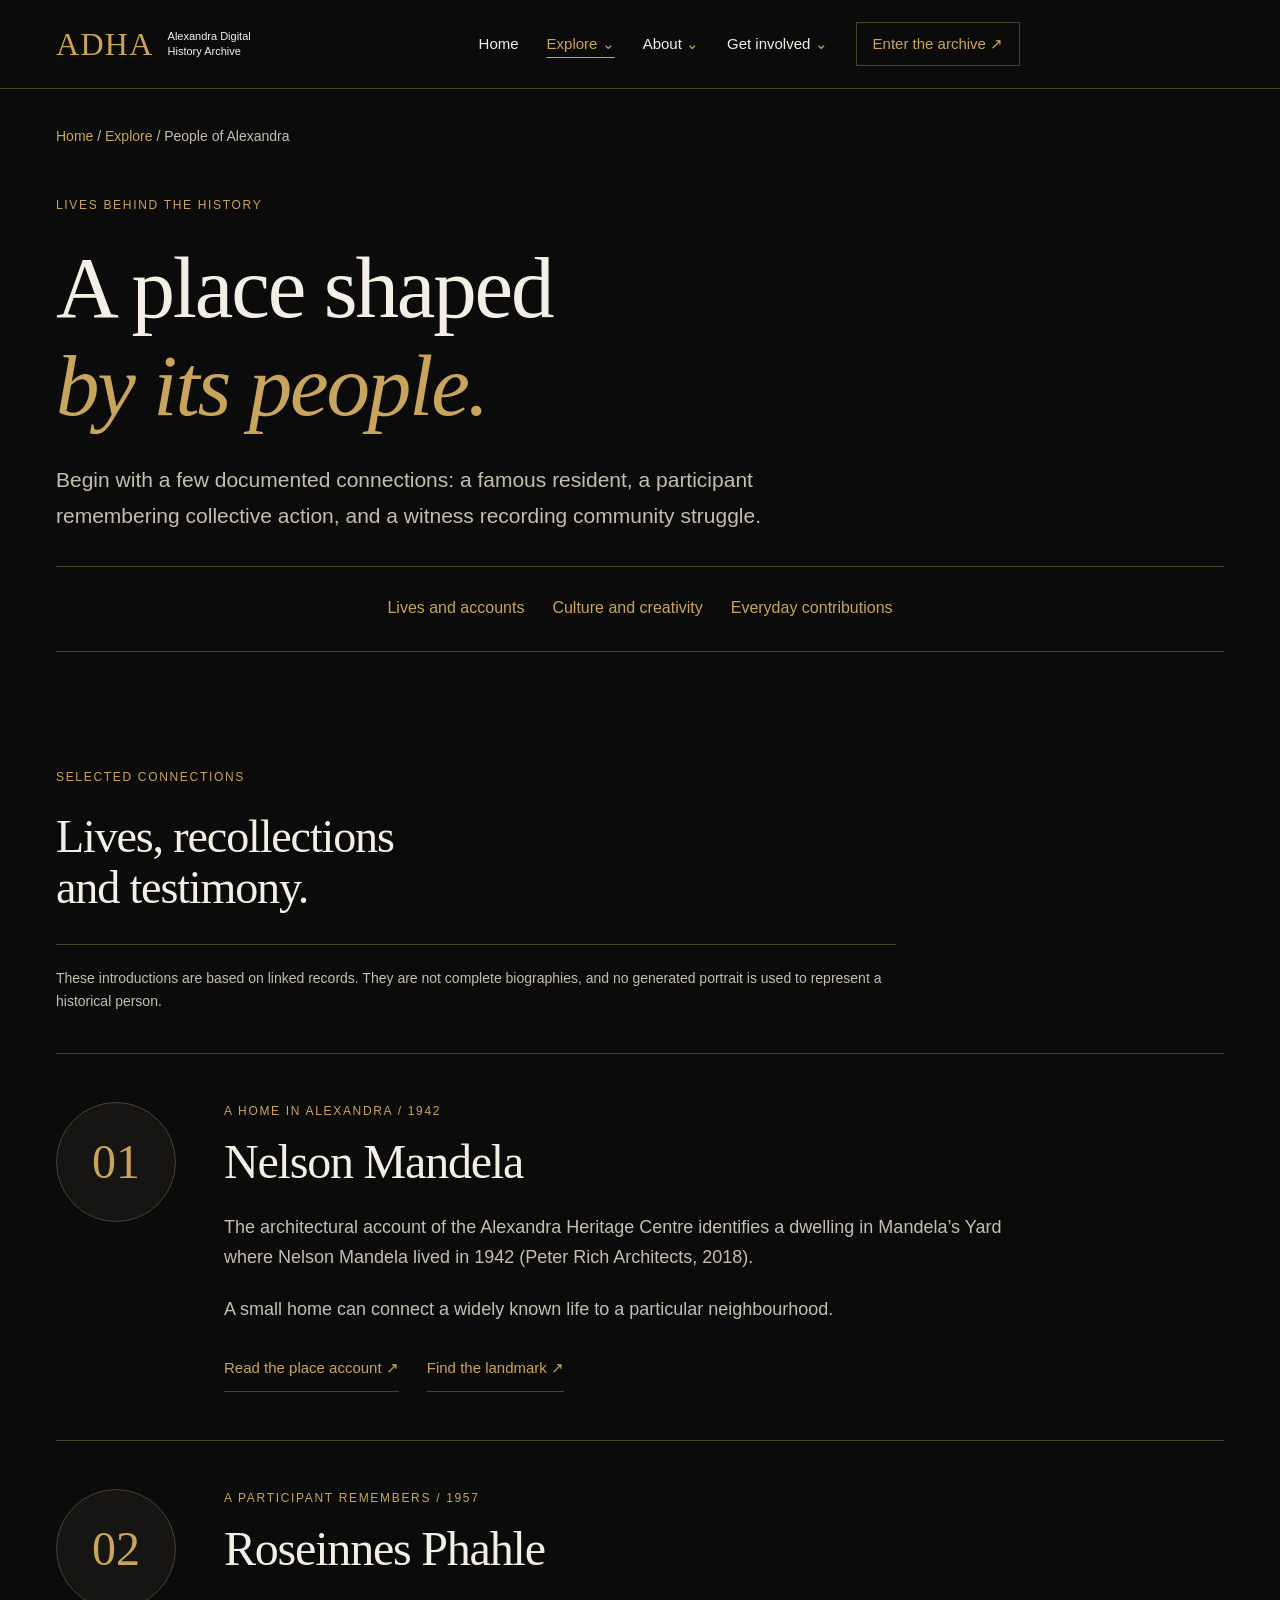
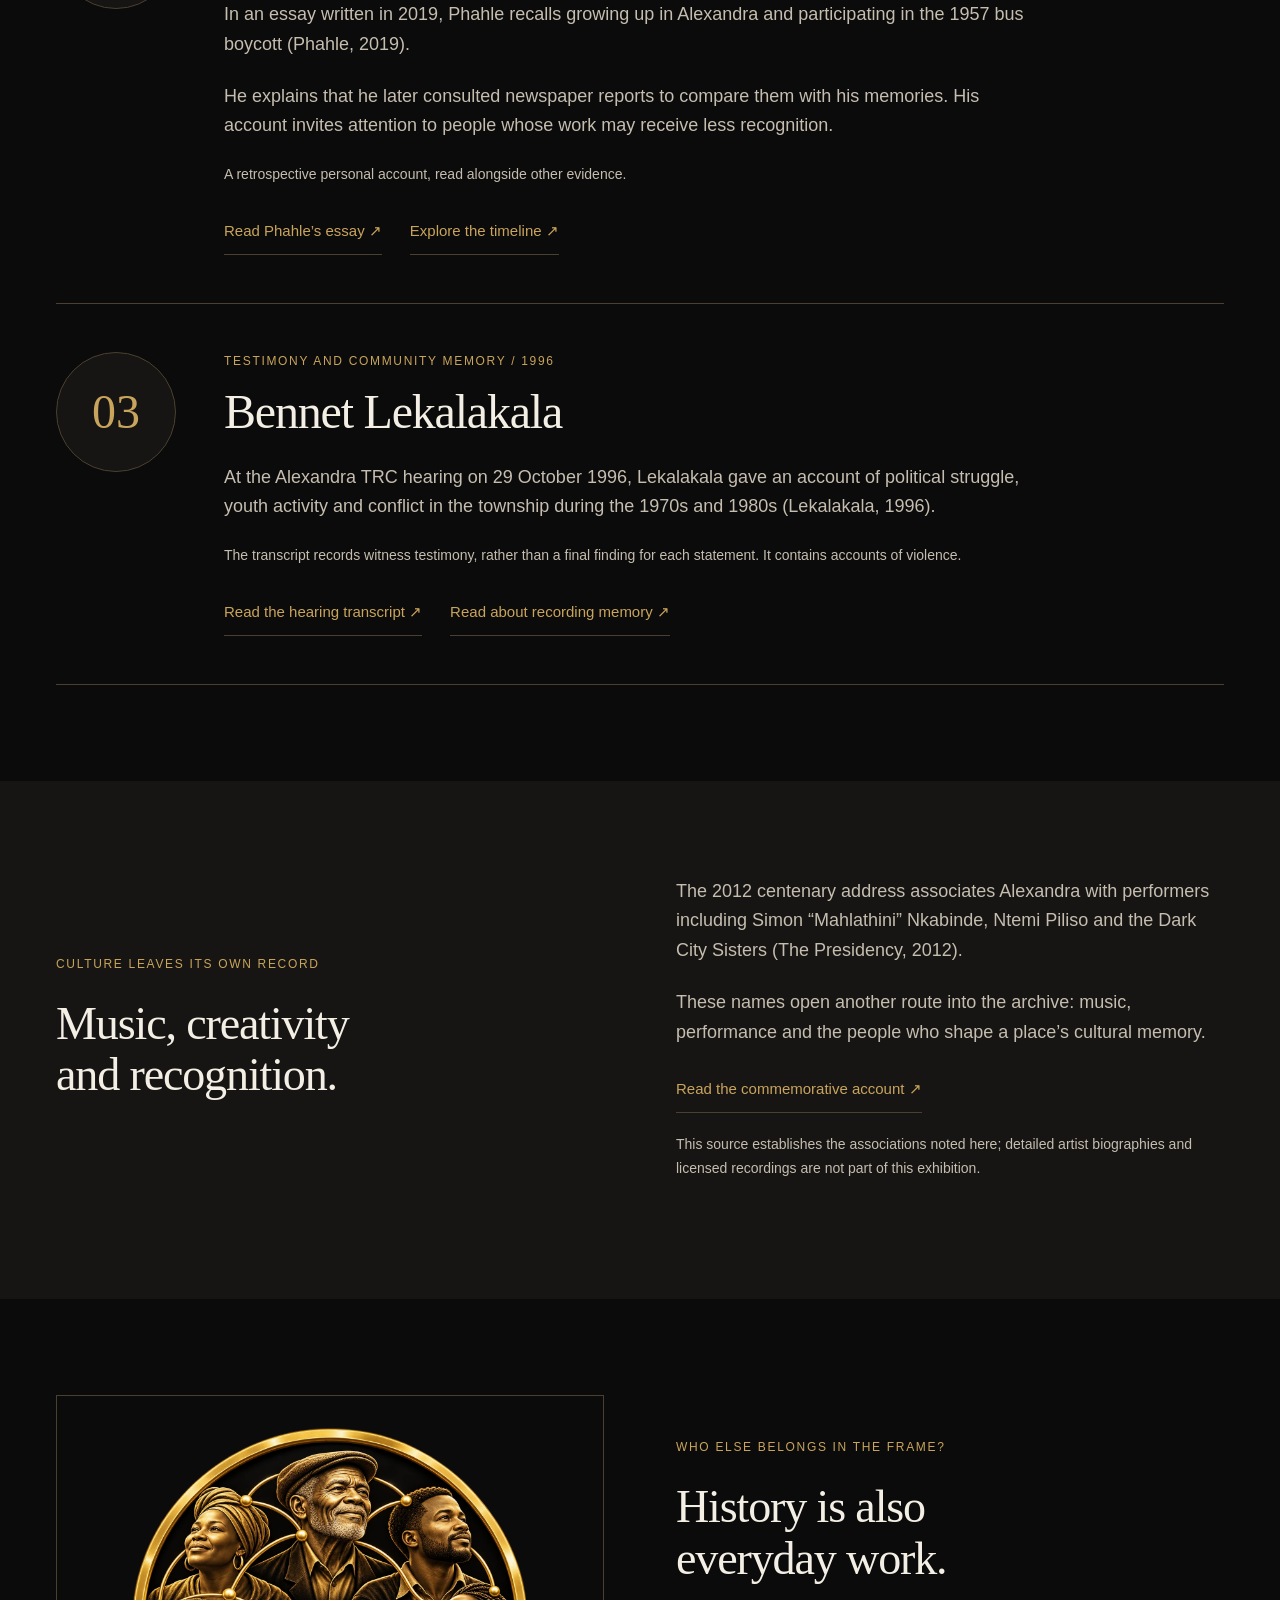
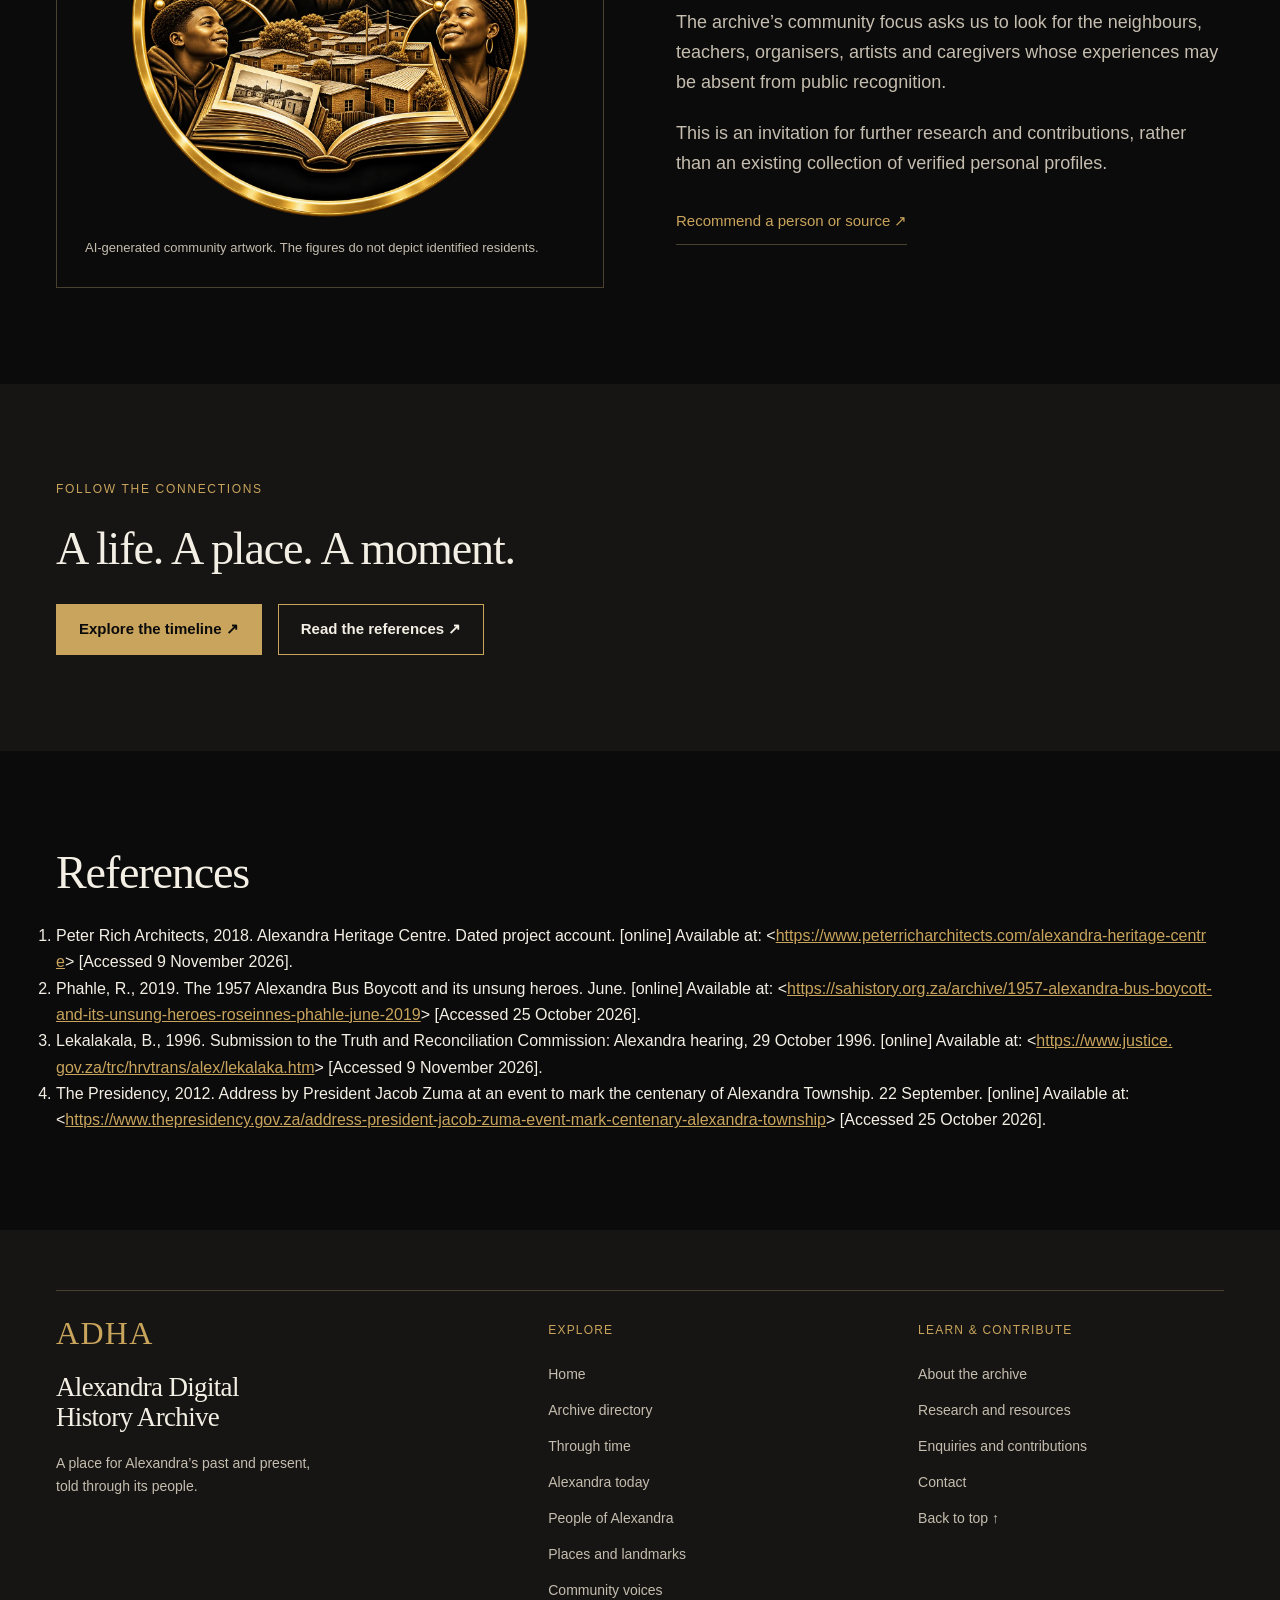
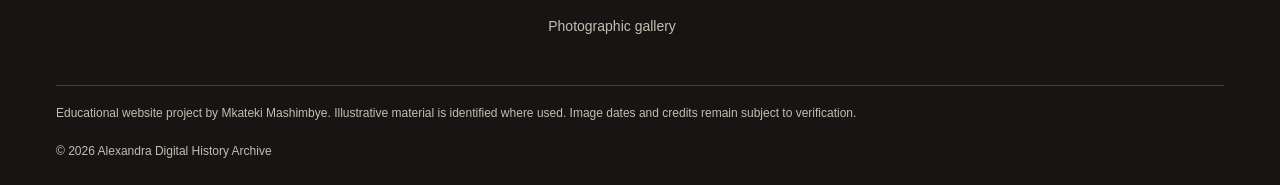
<file: people.html>
<!DOCTYPE html>
<html lang="en">
  <!--
REFERENCE LIST — people.html

Peter Rich Architects, 2018. Alexandra Heritage Centre. Dated project account. [online] Available at: <https://www.peterricharchitects.com/alexandra-heritage-centre> [Accessed 9 November 2026].

Phahle, R., 2019. The 1957 Alexandra Bus Boycott and its unsung heroes. June. [online] Available at: <https://sahistory.org.za/archive/1957-alexandra-bus-boycott-and-its-unsung-heroes-roseinnes-phahle-june-2019> [Accessed 25 October 2026].

Lekalakala, B., 1996. Submission to the Truth and Reconciliation Commission: Alexandra hearing, 29 October 1996. [online] Available at: <https://www.justice.gov.za/trc/hrvtrans/alex/lekalaka.htm> [Accessed 9 November 2026].

The Presidency, 2012. Address by President Jacob Zuma at an event to mark the centenary of Alexandra Township. 22 September. [online] Available at: <https://www.thepresidency.gov.za/address-president-jacob-zuma-event-mark-centenary-alexandra-township> [Accessed 25 October 2026].

Historical sources provide context; generated artwork is interpretive. Retained access dates identify earlier recorded checks.
--><head>
    <!-- Page metadata identifies the exhibition and supports responsive rendering. -->
    <meta charset="utf-8" />
    <meta content="width=device-width, initial-scale=1" name="viewport" />
    <title>People of Alexandra | Lives and Community Memory</title>
    <meta
      name="description"
      content="Explore documented connections between Alexandra and selected people, including Nelson Mandela, Roseinnes Phahle and Bennet Lekalakala."
    />
    <link href="css/style.css?v=references-20261109" rel="stylesheet" />
    <link href="css/museum.css?v=references-20261109" rel="stylesheet" />
    <link href="css/learning.css?v=references-20261109" rel="stylesheet" />
    <link href="css/exhibitions.css?v=references-20261109" rel="stylesheet" />
    <script defer="" src="js/main.js?v=references-20261109"></script>
    <!-- Public URL metadata uses the planned GitHub Pages deployment address. -->
    <link
      rel="canonical"
      href="https://st10479746.github.io/alexandra-digital-history-archive/people.html"
    />
    <meta name="robots" content="index, follow, max-image-preview:large" />
    <meta property="og:type" content="website" />
    <meta property="og:site_name" content="Alexandra Digital History Archive" />
    <meta property="og:title" content="People of Alexandra | Lives and Community Memory" />
    <meta
      property="og:description"
      content="Explore documented connections between Alexandra and selected people, including Nelson Mandela, Roseinnes Phahle and Bennet Lekalakala."
    />
    <meta
      property="og:url"
      content="https://st10479746.github.io/alexandra-digital-history-archive/people.html"
    />
    <meta
      property="og:image"
      content="https://st10479746.github.io/alexandra-digital-history-archive/images/optimised/alexandra-golden-hour-street.webp"
    />
    <meta
      property="og:image:alt"
      content="AI-generated Alexandra-inspired street scene at golden hour"
    />
    <meta
      name="keywords"
      content="People of Alexandra, Alexandra residents, community history, cultural memory, historical figures"
    />
    <meta name="author" content="Mkateki Mashimbye" />
  </head>
  <body id="top">
    <a class="skip-link" href="#main-content"> Skip to content </a>
    <!-- Shared navigation gives every page the same routes through the museum. -->
    <header class="museum-header">
      <div class="museum-wrap header-inner">
        <a aria-label="Alexandra Digital History Archive home" class="wordmark" href="index.html">
          <span> ADHA </span>
          <small>
            Alexandra Digital
            <br />
            History Archive
          </small>
        </a>
        <button
          aria-controls="museum-navigation"
          aria-expanded="false"
          class="menu-toggle"
          hidden=""
          type="button"
        >
          Menu
          <span aria-hidden="true"> ☰ </span>
        </button>
        <nav aria-label="Main navigation" class="museum-nav" id="museum-navigation">
          <a href="index.html"> Home </a>
          <details class="nav-group nav-current-group">
            <summary>Explore</summary>
            <div class="nav-panel">
              <a href="content.html"> Archive directory </a>
              <a href="timeline.html"> Through time </a>
              <a href="alexandra-today.html"> Alexandra today </a>
              <a aria-current="page" href="people.html"> People of Alexandra </a>
              <a href="places.html"> Places and landmarks </a>
              <a href="community-voices.html"> Community voices </a>
              <a href="gallery.html"> Photographic gallery </a>
            </div>
          </details>
          <details class="nav-group">
            <summary>About</summary>
            <div class="nav-panel">
              <a href="about.html"> About the archive </a>
              <a href="research.html"> Research and resources </a>
            </div>
          </details>
          <details class="nav-group">
            <summary>Get involved</summary>
            <div class="nav-panel">
              <a href="enquiry.html"> Enquiries and contributions </a>
              <a href="contact.html"> Contact </a>
            </div>
          </details>
          <a class="nav-archive" href="content.html">
            Enter the archive
            <span aria-hidden="true"> ↗ </span>
          </a>
        </nav>
      </div>
    </header>
    <main class="museum-home learning-page exhibition-page" id="main-content">
      <section class="museum-wrap learning-intro">
        <p class="learning-breadcrumb">
          <a href="index.html"> Home </a>
          /
          <a href="content.html"> Explore </a>
          / People of Alexandra
        </p>
        <p class="eyebrow">Lives behind the history</p>
        <h1>
          A place shaped
          <br />
          <em> by its people. </em>
        </h1>
        <p class="learning-lead">
          Begin with a few documented connections: a famous resident, a participant remembering
          collective action, and a witness recording community struggle.
        </p>
        <nav aria-label="On this page" class="learning-jump">
          <a href="#lives"> Lives and accounts </a>
          <a href="#culture"> Culture and creativity </a>
          <a href="#everyday"> Everyday contributions </a>
        </nav>
      </section>
      <section class="museum-section museum-wrap exhibit-profiles" id="lives">
        <p class="eyebrow">Selected connections</p>
        <h2>
          Lives, recollections
          <br />
          and testimony.
        </h2>
        <p class="exhibit-status">
          These introductions are based on linked records. They are not complete biographies, and no
          generated portrait is used to represent a historical person.
        </p>
        <!-- Each profile pairs a limited biographical connection with the source supporting it. -->
        <article class="exhibit-profile">
          <div aria-hidden="true" class="exhibit-profile-mark">01</div>
          <div>
            <p class="eyebrow">A home in Alexandra / 1942</p>
            <h3>Nelson Mandela</h3>
            <p>
              The architectural account of the Alexandra Heritage Centre identifies a dwelling in
              Mandela’s Yard where Nelson Mandela lived in 1942 (Peter Rich Architects, 2018).
            </p>
            <p>A small home can connect a widely known life to a particular neighbourhood.</p>
            <div class="exhibit-link-row">
              <a
                class="text-link"
                href="https://www.peterricharchitects.com/alexandra-heritage-centre"
                rel="noopener noreferrer"
                target="_blank"
              >
                Read the place account ↗
              </a>
              <a class="text-link" href="places.html"> Find the landmark ↗ </a>
            </div>
          </div>
        </article>
        <article class="exhibit-profile">
          <div aria-hidden="true" class="exhibit-profile-mark">02</div>
          <div>
            <p class="eyebrow">A participant remembers / 1957</p>
            <h3>Roseinnes Phahle</h3>
            <p>
              In an essay written in 2019, Phahle recalls growing up in Alexandra and participating
              in the 1957 bus boycott (Phahle, 2019).
            </p>
            <p>
              He explains that he later consulted newspaper reports to compare them with his
              memories. His account invites attention to people whose work may receive less
              recognition.
            </p>
            <p class="learning-small">
              A retrospective personal account, read alongside other evidence.
            </p>
            <div class="exhibit-link-row">
              <a
                class="text-link"
                href="https://sahistory.org.za/archive/1957-alexandra-bus-boycott-and-its-unsung-heroes-roseinnes-phahle-june-2019"
                rel="noopener noreferrer"
                target="_blank"
              >
                Read Phahle’s essay ↗
              </a>
              <a class="text-link" href="timeline.html"> Explore the timeline ↗ </a>
            </div>
          </div>
        </article>
        <article class="exhibit-profile">
          <div aria-hidden="true" class="exhibit-profile-mark">03</div>
          <div>
            <p class="eyebrow">Testimony and community memory / 1996</p>
            <h3>Bennet Lekalakala</h3>
            <p>
              At the Alexandra TRC hearing on 29 October 1996, Lekalakala gave an account of
              political struggle, youth activity and conflict in the township during the 1970s and
              1980s (Lekalakala, 1996).
            </p>
            <p class="learning-small">
              The transcript records witness testimony, rather than a final finding for each
              statement. It contains accounts of violence.
            </p>
            <div class="exhibit-link-row">
              <a
                class="text-link"
                href="https://www.justice.gov.za/trc/hrvtrans/alex/lekalaka.htm"
                rel="noopener noreferrer"
                target="_blank"
              >
                Read the hearing transcript ↗
              </a>
              <a class="text-link" href="community-voices.html"> Read about recording memory ↗ </a>
            </div>
          </div>
        </article>
      </section>
      <section class="museum-section learning-band" id="culture">
        <div class="museum-wrap editorial-grid">
          <div>
            <p class="eyebrow">Culture leaves its own record</p>
            <h2>
              Music, creativity
              <br />
              and recognition.
            </h2>
          </div>
          <div>
            <p>
              The 2012 centenary address associates Alexandra with performers including Simon
              “Mahlathini” Nkabinde, Ntemi Piliso and the Dark City Sisters (The Presidency, 2012).
            </p>
            <p>
              These names open another route into the archive: music, performance and the people who
              shape a place’s cultural memory.
            </p>
            <a
              class="text-link"
              href="https://www.thepresidency.gov.za/address-president-jacob-zuma-event-mark-centenary-alexandra-township"
              rel="noopener noreferrer"
              target="_blank"
            >
              Read the commemorative account ↗
            </a>
            <p class="learning-small exhibit-source-note">
              This source establishes the associations noted here; detailed artist biographies and
              licensed recordings are not part of this exhibition.
            </p>
          </div>
        </div>
      </section>
      <section class="museum-section museum-wrap" id="everyday">
        <div class="editorial-grid">
          <figure class="learning-art">
            <img
              decoding="async"
              alt="Decorative gold illustration representing community"
              height="640"
              loading="lazy"
              src="images/optimised/gold-community-heritage-medallion.webp"
              width="640"
            />
            <figcaption>
              AI-generated community artwork. The figures do not depict identified residents.
            </figcaption>
          </figure>
          <div>
            <p class="eyebrow">Who else belongs in the frame?</p>
            <h2>
              History is also
              <br />
              everyday work.
            </h2>
            <p>
              The archive’s community focus asks us to look for the neighbours, teachers,
              organisers, artists and caregivers whose experiences may be absent from public
              recognition.
            </p>
            <p>
              This is an invitation for further research and contributions, rather than an existing
              collection of verified personal profiles.
            </p>
            <a class="text-link" href="enquiry.html"> Recommend a person or source ↗ </a>
          </div>
        </div>
      </section>
      <section class="museum-section learning-band">
        <div class="museum-wrap">
          <p class="eyebrow">Follow the connections</p>
          <h2>A life. A place. A moment.</h2>
          <div class="action-row">
            <a class="museum-button" href="timeline.html"> Explore the timeline ↗ </a>
            <a class="museum-button secondary" href="research.html"> Read the references ↗ </a>
          </div>
        </div>
      </section>
      <section class="museum-section museum-wrap" id="page-references">
        <h2>References</h2>
        <ol>
          <li>
            Peter Rich Architects, 2018. Alexandra Heritage Centre. Dated project account. [online]
            Available at: &lt;<a
              href="https://www.peterricharchitects.com/alexandra-heritage-centre"
              target="_blank"
              rel="noopener noreferrer"
              >https://www.peterric<wbr />harchitects.com/alex<wbr />andra-heritage-centr<wbr />e</a
            >&gt; [Accessed 9 November 2026].
          </li>
          <li>
            Phahle, R., 2019. The 1957 Alexandra Bus Boycott and its unsung heroes. June. [online]
            Available at: &lt;<a
              href="https://sahistory.org.za/archive/1957-alexandra-bus-boycott-and-its-unsung-heroes-roseinnes-phahle-june-2019"
              target="_blank"
              rel="noopener noreferrer"
              >https://sahistory.or<wbr />g.za/archive/1957-al<wbr />exandra-bus-boycott-<wbr />and-its-unsung-heroe<wbr />s-roseinnes-phahle-j<wbr />une-2019</a
            >&gt; [Accessed 25 October 2026].
          </li>
          <li>
            Lekalakala, B., 1996. Submission to the Truth and Reconciliation Commission: Alexandra
            hearing, 29 October 1996. [online] Available at: &lt;<a
              href="https://www.justice.gov.za/trc/hrvtrans/alex/lekalaka.htm"
              target="_blank"
              rel="noopener noreferrer"
              >https://www.justice.<wbr />gov.za/trc/hrvtrans/<wbr />alex/lekalaka.htm</a
            >&gt; [Accessed 9 November 2026].
          </li>
          <li>
            The Presidency, 2012. Address by President Jacob Zuma at an event to mark the centenary
            of Alexandra Township. 22 September. [online] Available at: &lt;<a
              href="https://www.thepresidency.gov.za/address-president-jacob-zuma-event-mark-centenary-alexandra-township"
              target="_blank"
              rel="noopener noreferrer"
              >https://www.thepresi<wbr />dency.gov.za/address<wbr />-president-jacob-zum<wbr />a-event-mark-centena<wbr />ry-alexandra-townshi<wbr />p</a
            >&gt; [Accessed 25 October 2026].
          </li>
        </ol>
      </section>
    </main>
    <!-- The footer provides direct routes to all twelve pages without opening a menu. -->
    <footer class="museum-footer">
      <div class="museum-wrap">
        <div class="footer-grid">
          <div>
            <a class="wordmark" href="index.html">
              <span> ADHA </span>
            </a>
            <h2>
              Alexandra Digital
              <br />
              History Archive
            </h2>
            <p>
              A place for Alexandra’s past and present,
              <br />
              told through its people.
            </p>
          </div>
          <div>
            <h3>Explore</h3>
            <a href="index.html"> Home </a>
            <a href="content.html"> Archive directory </a>
            <a href="timeline.html"> Through time </a>
            <a href="alexandra-today.html"> Alexandra today </a>
            <a aria-current="page" href="people.html"> People of Alexandra </a>
            <a href="places.html"> Places and landmarks </a>
            <a href="community-voices.html"> Community voices </a>
            <a href="gallery.html"> Photographic gallery </a>
          </div>
          <div>
            <h3>Learn &amp; contribute</h3>
            <a href="about.html"> About the archive </a>
            <a href="research.html"> Research and resources </a>
            <a href="enquiry.html"> Enquiries and contributions </a>
            <a href="contact.html"> Contact </a>
            <a href="#top"> Back to top ↑ </a>
          </div>
        </div>
        <p class="footer-note">
          Educational website project by Mkateki Mashimbye. Illustrative material is identified
          where used. Image dates and credits remain subject to verification.
        </p>
        <p class="footer-note">© 2026 Alexandra Digital History Archive</p>
      </div>
    </footer>
  </body>
</html>
</file>
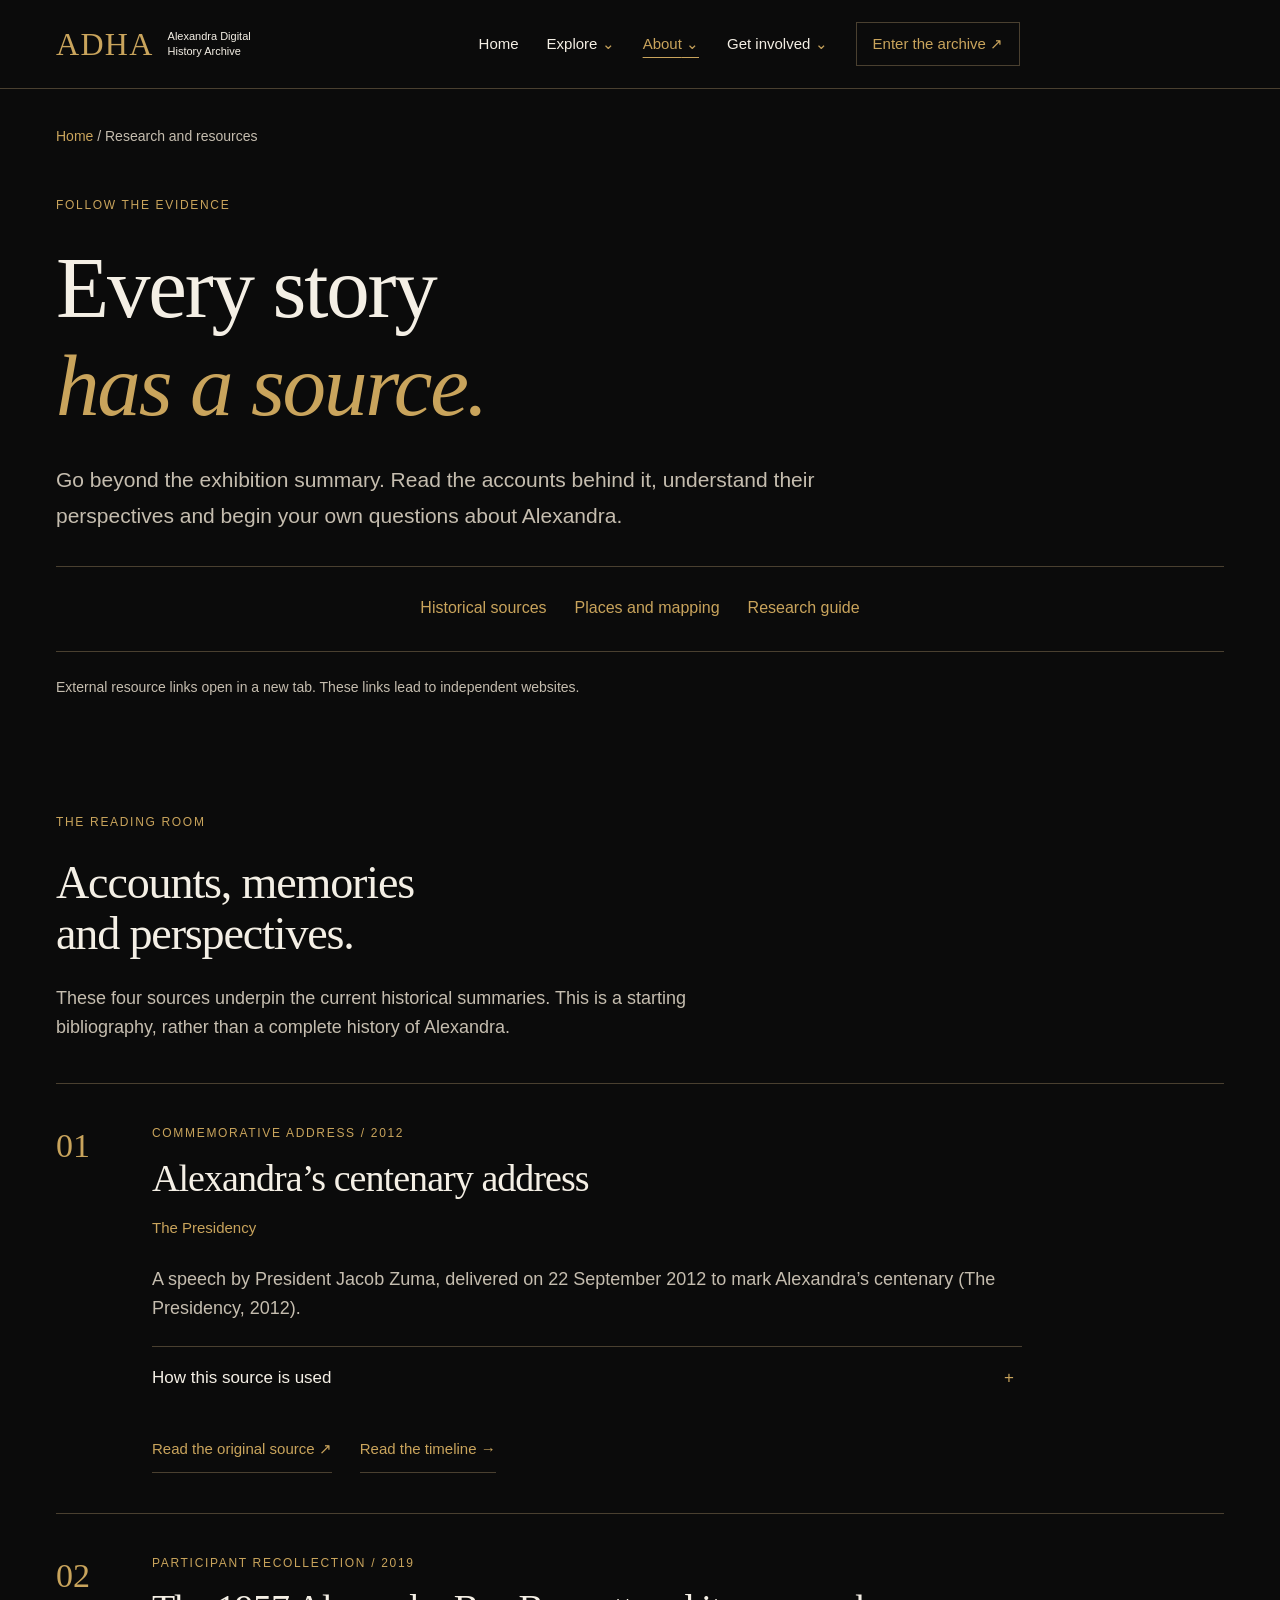
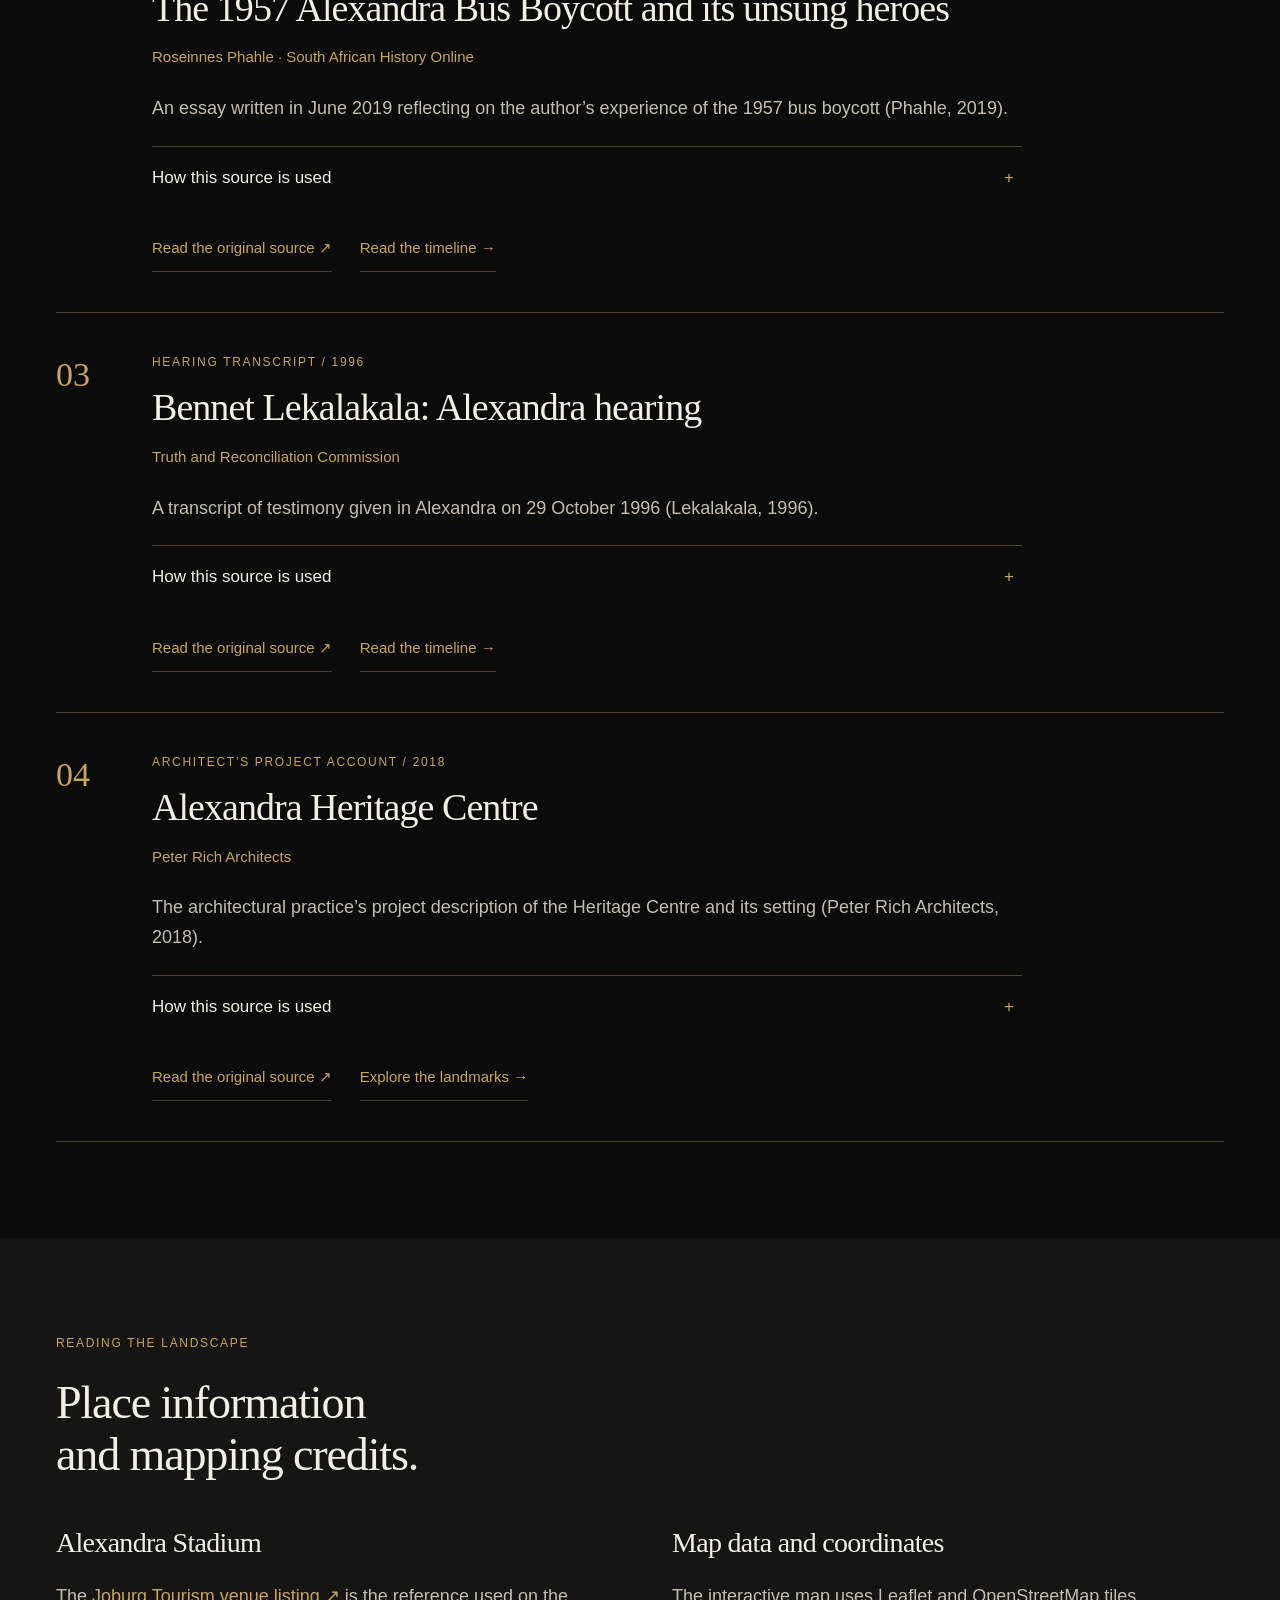
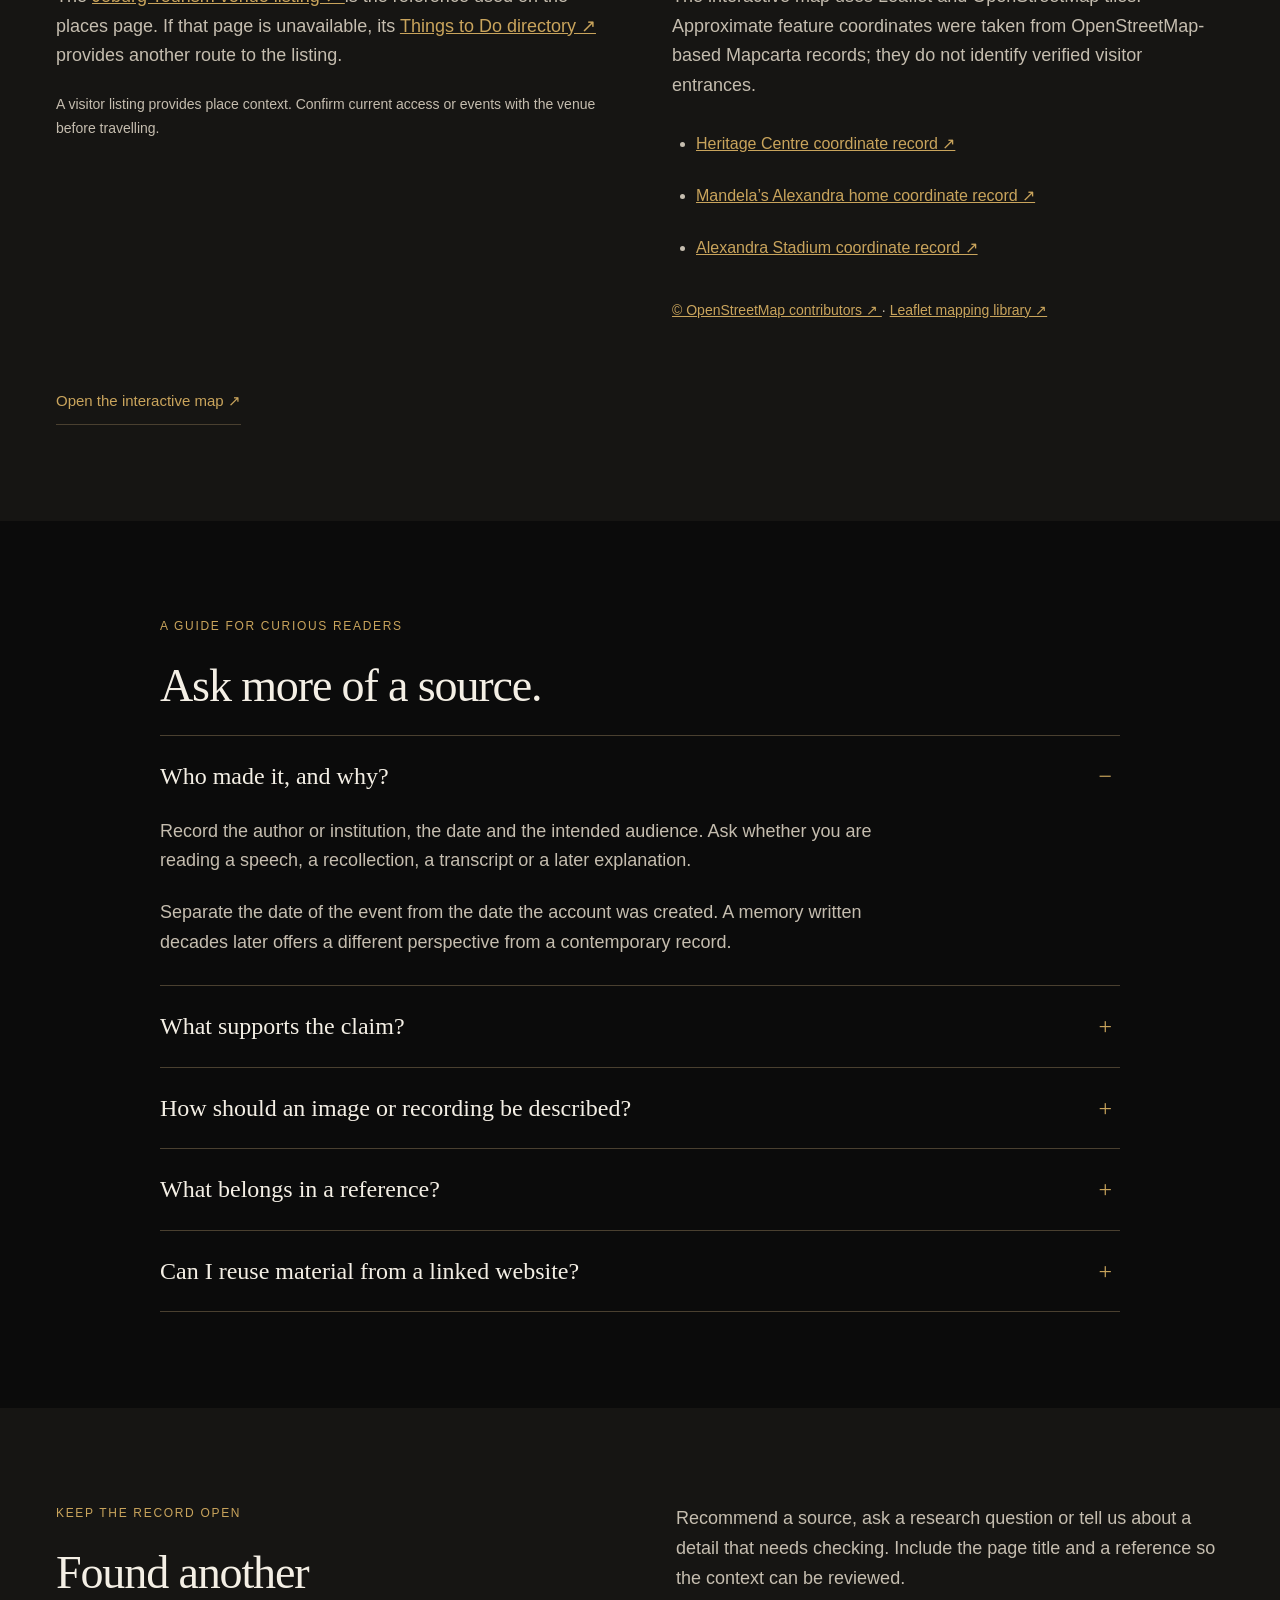
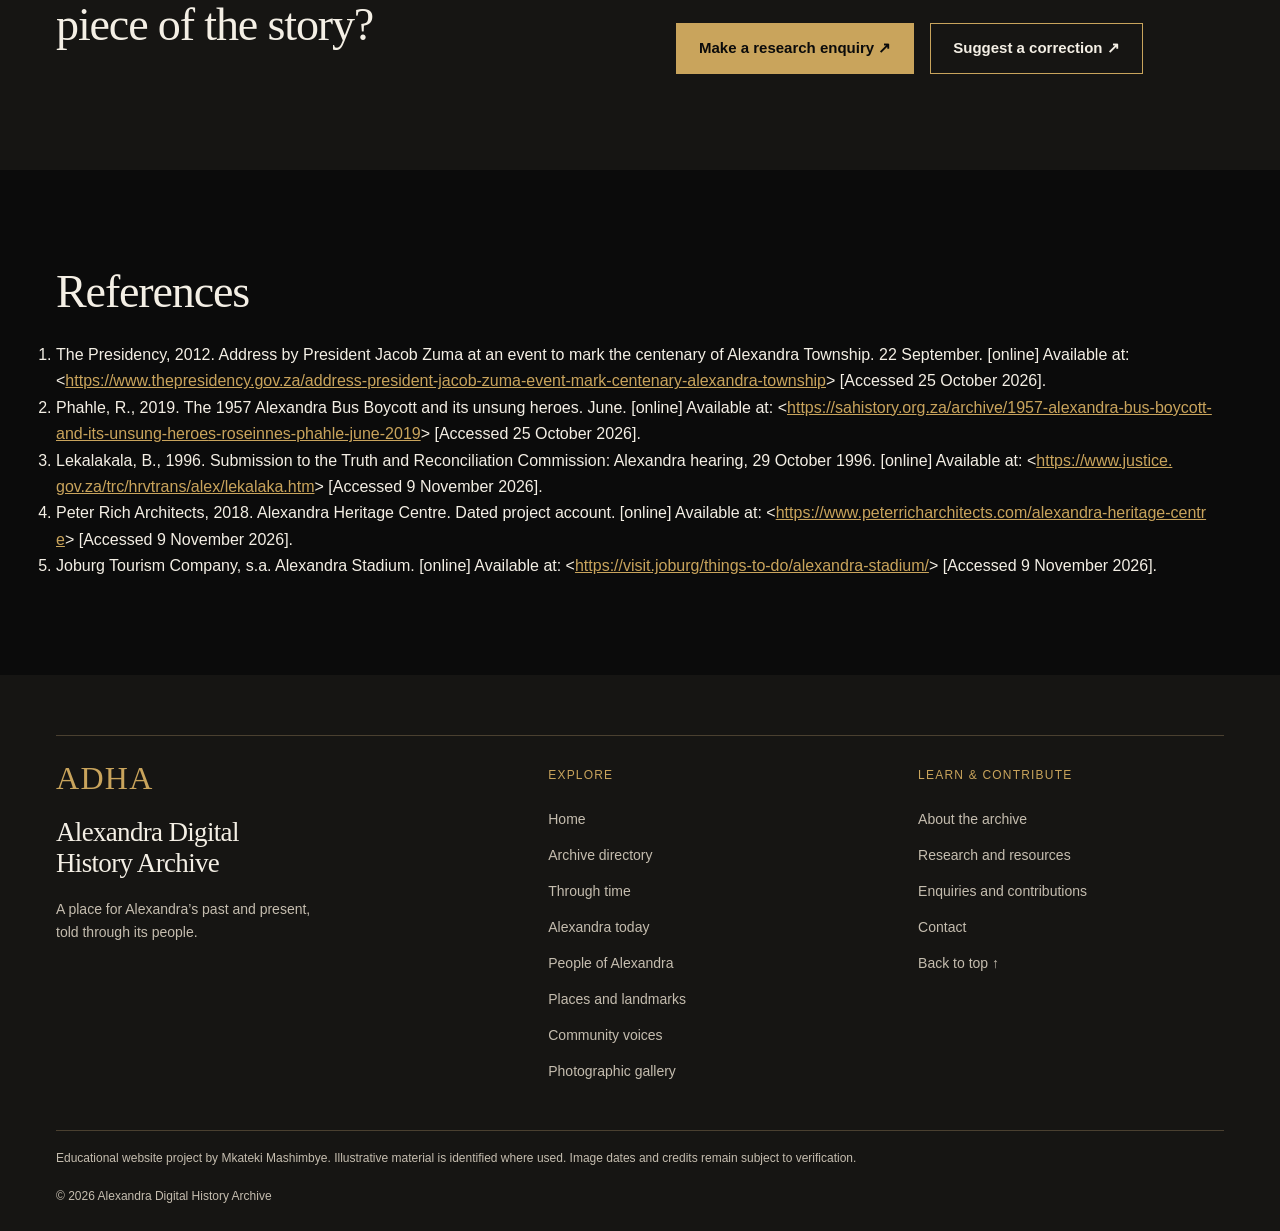
<file: research.html>
<!DOCTYPE html>
<html lang="en">
  <!--
REFERENCE LIST — research.html

The Presidency, 2012. Address by President Jacob Zuma at an event to mark the centenary of Alexandra Township. 22 September. [online] Available at: <https://www.thepresidency.gov.za/address-president-jacob-zuma-event-mark-centenary-alexandra-township> [Accessed 25 October 2026].

Phahle, R., 2019. The 1957 Alexandra Bus Boycott and its unsung heroes. June. [online] Available at: <https://sahistory.org.za/archive/1957-alexandra-bus-boycott-and-its-unsung-heroes-roseinnes-phahle-june-2019> [Accessed 25 October 2026].

Lekalakala, B., 1996. Submission to the Truth and Reconciliation Commission: Alexandra hearing, 29 October 1996. [online] Available at: <https://www.justice.gov.za/trc/hrvtrans/alex/lekalaka.htm> [Accessed 9 November 2026].

Peter Rich Architects, 2018. Alexandra Heritage Centre. Dated project account. [online] Available at: <https://www.peterricharchitects.com/alexandra-heritage-centre> [Accessed 9 November 2026].

Joburg Tourism Company, s.a. Alexandra Stadium. [online] Available at: <https://visit.joburg/things-to-do/alexandra-stadium/> [Accessed 9 November 2026].

Historical sources provide context; generated artwork is interpretive. Retained access dates identify earlier recorded checks.
--><head>
    <!-- Metadata describes this page and enables responsive layouts. -->
    <meta charset="utf-8" />
    <meta content="width=device-width, initial-scale=1" name="viewport" />
    <title>Alexandra History Research | Sources and Resources</title>
    <meta
      name="description"
      content="Read the references behind Alexandra’s timeline and landmarks, with source context, mapping credits and guidance for researching community history."
    />
    <link href="css/style.css?v=references-20261109" rel="stylesheet" />
    <link href="css/museum.css?v=references-20261109" rel="stylesheet" />
    <link href="css/learning.css?v=references-20261109" rel="stylesheet" />
    <script defer="" src="js/main.js?v=references-20261109"></script>
    <!-- Public URL metadata uses the planned GitHub Pages deployment address. -->
    <link
      rel="canonical"
      href="https://st10479746.github.io/alexandra-digital-history-archive/research.html"
    />
    <meta name="robots" content="index, follow, max-image-preview:large" />
    <meta property="og:type" content="website" />
    <meta property="og:site_name" content="Alexandra Digital History Archive" />
    <meta property="og:title" content="Alexandra History Research | Sources and Resources" />
    <meta
      property="og:description"
      content="Read the references behind Alexandra’s timeline and landmarks, with source context, mapping credits and guidance for researching community history."
    />
    <meta
      property="og:url"
      content="https://st10479746.github.io/alexandra-digital-history-archive/research.html"
    />
    <meta
      property="og:image"
      content="https://st10479746.github.io/alexandra-digital-history-archive/images/optimised/alexandra-golden-hour-street.webp"
    />
    <meta
      property="og:image:alt"
      content="AI-generated Alexandra-inspired street scene at golden hour"
    />
    <meta
      name="keywords"
      content="Alexandra research, historical sources, research resources, source evaluation, South African history"
    />
    <meta name="author" content="Mkateki Mashimbye" />
  </head>
  <body id="top">
    <a class="skip-link" href="#main-content"> Skip to content </a>
    <!-- Shared navigation gives every page the same routes through the museum. -->
    <header class="museum-header">
      <div class="museum-wrap header-inner">
        <a aria-label="Alexandra Digital History Archive home" class="wordmark" href="index.html">
          <span> ADHA </span>
          <small>
            Alexandra Digital
            <br />
            History Archive
          </small>
        </a>
        <button
          aria-controls="museum-navigation"
          aria-expanded="false"
          class="menu-toggle"
          hidden=""
          type="button"
        >
          Menu
          <span aria-hidden="true"> ☰ </span>
        </button>
        <nav aria-label="Main navigation" class="museum-nav" id="museum-navigation">
          <a href="index.html"> Home </a>
          <details class="nav-group">
            <summary>Explore</summary>
            <div class="nav-panel">
              <a href="content.html"> Archive directory </a>
              <a href="timeline.html"> Through time </a>
              <a href="alexandra-today.html"> Alexandra today </a>
              <a href="people.html"> People of Alexandra </a>
              <a href="places.html"> Places and landmarks </a>
              <a href="community-voices.html"> Community voices </a>
              <a href="gallery.html"> Photographic gallery </a>
            </div>
          </details>
          <details class="nav-group nav-current-group">
            <summary>About</summary>
            <div class="nav-panel">
              <a href="about.html"> About the archive </a>
              <a aria-current="page" href="research.html"> Research and resources </a>
            </div>
          </details>
          <details class="nav-group">
            <summary>Get involved</summary>
            <div class="nav-panel">
              <a href="enquiry.html"> Enquiries and contributions </a>
              <a href="contact.html"> Contact </a>
            </div>
          </details>
          <a class="nav-archive" href="content.html">
            Enter the archive
            <span aria-hidden="true"> ↗ </span>
          </a>
        </nav>
      </div>
    </header>
    <main class="museum-home learning-page" id="main-content">
      <!-- The directory gathers sources already used by the timeline and landmark pages. -->
      <section class="museum-wrap learning-intro">
        <p class="learning-breadcrumb">
          <a href="index.html"> Home </a>
          / Research and resources
        </p>
        <p class="eyebrow">Follow the evidence</p>
        <h1>
          Every story
          <br />
          <em> has a source. </em>
        </h1>
        <p class="learning-lead">
          Go beyond the exhibition summary. Read the accounts behind it, understand their
          perspectives and begin your own questions about Alexandra.
        </p>
        <nav aria-label="On this page" class="learning-jump">
          <a href="#source-list"> Historical sources </a>
          <a href="#mapping"> Places and mapping </a>
          <a href="#reading"> Research guide </a>
        </nav>
        <p class="learning-small">
          External resource links open in a new tab. These links lead to independent websites.
        </p>
      </section>
      <section
        aria-labelledby="source-heading"
        class="museum-section museum-wrap learning-source-list"
        id="source-list"
      >
        <p class="eyebrow">The reading room</p>
        <h2 id="source-heading">
          Accounts, memories
          <br />
          and perspectives.
        </h2>
        <p class="learning-section-lead">
          These four sources underpin the current historical summaries. This is a starting
          bibliography, rather than a complete history of Alexandra.
        </p>
        <article class="learning-resource" id="centenary">
          <div aria-hidden="true" class="learning-resource-index">01</div>
          <div>
            <p class="eyebrow">Commemorative address / 2012</p>
            <h3>Alexandra’s centenary address</h3>
            <p class="learning-resource-author">The Presidency</p>
            <p>
              A speech by President Jacob Zuma, delivered on 22 September 2012 to mark Alexandra’s
              centenary (The Presidency, 2012).
            </p>
            <details class="learning-details">
              <summary>How this source is used</summary>
              <div>
                <p>
                  <strong> In this archive: </strong>
                  Supports the timeline’s discussion of 1912 freehold rights and the 2012 centenary.
                </p>
                <p>
                  <strong> Read with care: </strong>
                  This is an official commemorative speech. Its purpose and political perspective
                  matter when interpreting its historical account.
                </p>
                <p class="learning-small">Accessed 25 October 2026.</p>
              </div>
            </details>
            <div class="learning-resource-links">
              <a
                class="text-link"
                href="https://www.thepresidency.gov.za/address-president-jacob-zuma-event-mark-centenary-alexandra-township"
                rel="noopener noreferrer"
                target="_blank"
              >
                Read the original source ↗
              </a>
              <a class="text-link" href="timeline.html"> Read the timeline → </a>
            </div>
          </div>
        </article>
        <article class="learning-resource" id="boycott">
          <div aria-hidden="true" class="learning-resource-index">02</div>
          <div>
            <p class="eyebrow">Participant recollection / 2019</p>
            <h3>The 1957 Alexandra Bus Boycott and its unsung heroes</h3>
            <p class="learning-resource-author">Roseinnes Phahle · South African History Online</p>
            <p>
              An essay written in June 2019 reflecting on the author’s experience of the 1957 bus
              boycott (Phahle, 2019).
            </p>
            <details class="learning-details">
              <summary>How this source is used</summary>
              <div>
                <p>
                  <strong> In this archive: </strong>
                  Provides a participant’s account for the 1957 timeline entry and a starting point
                  for studying collective action.
                </p>
                <p>
                  <strong> Read with care: </strong>
                  The author distinguishes his memories from newspaper material consulted
                  afterwards. A retrospective account should be compared with other records.
                </p>
                <p class="learning-small">Accessed 25 October 2026.</p>
              </div>
            </details>
            <div class="learning-resource-links">
              <a
                class="text-link"
                href="https://sahistory.org.za/archive/1957-alexandra-bus-boycott-and-its-unsung-heroes-roseinnes-phahle-june-2019"
                rel="noopener noreferrer"
                target="_blank"
              >
                Read the original source ↗
              </a>
              <a class="text-link" href="timeline.html"> Read the timeline → </a>
            </div>
          </div>
        </article>
        <article class="learning-resource" id="hearing">
          <div aria-hidden="true" class="learning-resource-index">03</div>
          <div>
            <p class="eyebrow">Hearing transcript / 1996</p>
            <h3>Bennet Lekalakala: Alexandra hearing</h3>
            <p class="learning-resource-author">Truth and Reconciliation Commission</p>
            <p>
              A transcript of testimony given in Alexandra on 29 October 1996 (Lekalakala, 1996).
            </p>
            <details class="learning-details">
              <summary>How this source is used</summary>
              <div>
                <p>
                  <strong> In this archive: </strong>
                  Provides attributed testimony about youth activism in 1976 and events surrounding
                  the 1986 conflict.
                </p>
                <p>
                  <strong> Read with care: </strong>
                  This is a witness’s account recorded at a hearing, rather than a final finding for
                  every statement. The content includes accounts of violence.
                </p>
                <p class="learning-small">Accessed 25 October 2026.</p>
              </div>
            </details>
            <div class="learning-resource-links">
              <a
                class="text-link"
                href="https://www.justice.gov.za/trc/hrvtrans/alex/lekalaka.htm"
                rel="noopener noreferrer"
                target="_blank"
              >
                Read the original source ↗
              </a>
              <a class="text-link" href="timeline.html"> Read the timeline → </a>
            </div>
          </div>
        </article>
        <article class="learning-resource" id="architecture">
          <div aria-hidden="true" class="learning-resource-index">04</div>
          <div>
            <p class="eyebrow">Architect’s project account / 2018</p>
            <h3>Alexandra Heritage Centre</h3>
            <p class="learning-resource-author">Peter Rich Architects</p>
            <p>
              The architectural practice’s project description of the Heritage Centre and its
              setting (Peter Rich Architects, 2018).
            </p>
            <details class="learning-details">
              <summary>How this source is used</summary>
              <div>
                <p>
                  <strong> In this archive: </strong>
                  Provides context for the Heritage Centre, Mandela’s Yard and the use of resident
                  interviews in the heritage project.
                </p>
                <p>
                  <strong> Read with care: </strong>
                  An architect’s account explains the design intentions. It does not establish
                  current opening hours, access arrangements or operating status.
                </p>
                <p class="learning-small">Accessed 25 October 2026.</p>
              </div>
            </details>
            <div class="learning-resource-links">
              <a
                class="text-link"
                href="https://www.peterricharchitects.com/alexandra-heritage-centre"
                rel="noopener noreferrer"
                target="_blank"
              >
                Read the original source ↗
              </a>
              <a class="text-link" href="places.html"> Explore the landmarks → </a>
            </div>
          </div>
        </article>
      </section>
      <section class="museum-section learning-band" id="mapping">
        <div class="museum-wrap">
          <p class="eyebrow">Reading the landscape</p>
          <h2>
            Place information
            <br />
            and mapping credits.
          </h2>
          <div class="learning-map-grid">
            <div>
              <h3>Alexandra Stadium</h3>
              <p>
                The
                <a
                  href="https://visit.joburg/things-to-do/alexandra-stadium/"
                  rel="noopener noreferrer"
                  target="_blank"
                >
                  Joburg Tourism venue listing ↗
                </a>
                is the reference used on the places page. If that page is unavailable, its
                <a
                  href="https://visit.joburg/leisure/things-to-do/"
                  rel="noopener noreferrer"
                  target="_blank"
                >
                  Things to Do directory ↗
                </a>
                provides another route to the listing.
              </p>
              <p class="learning-small">
                A visitor listing provides place context. Confirm current access or events with the
                venue before travelling.
              </p>
            </div>
            <div>
              <h3>Map data and coordinates</h3>
              <p>
                The interactive map uses Leaflet and OpenStreetMap tiles. Approximate feature
                coordinates were taken from OpenStreetMap-based Mapcarta records; they do not
                identify verified visitor entrances.
              </p>
              <ul class="learning-list">
                <li>
                  <a
                    href="https://mapcarta.com/W794712819"
                    rel="noopener noreferrer"
                    target="_blank"
                  >
                    Heritage Centre coordinate record ↗
                  </a>
                </li>
                <li>
                  <a
                    href="https://mapcarta.com/W794712820"
                    rel="noopener noreferrer"
                    target="_blank"
                  >
                    Mandela’s Alexandra home coordinate record ↗
                  </a>
                </li>
                <li>
                  <a
                    href="https://mapcarta.com/W1233252354"
                    rel="noopener noreferrer"
                    target="_blank"
                  >
                    Alexandra Stadium coordinate record ↗
                  </a>
                </li>
              </ul>
              <p class="learning-small">
                <a
                  href="https://www.openstreetmap.org/copyright"
                  rel="noopener noreferrer"
                  target="_blank"
                >
                  © OpenStreetMap contributors ↗
                </a>
                ·
                <a href="https://leafletjs.com/" rel="noopener noreferrer" target="_blank">
                  Leaflet mapping library ↗
                </a>
              </p>
            </div>
          </div>
          <a class="text-link" href="places.html"> Open the interactive map ↗ </a>
        </div>
      </section>
      <!-- Native disclosure controls keep the research guide usable without JavaScript. -->
      <section class="museum-section museum-wrap learning-reading" id="reading">
        <p class="eyebrow">A guide for curious readers</p>
        <h2>Ask more of a source.</h2>
        <details class="learning-details" open="">
          <summary>Who made it, and why?</summary>
          <div>
            <p>
              Record the author or institution, the date and the intended audience. Ask whether you
              are reading a speech, a recollection, a transcript or a later explanation.
            </p>
            <p>
              Separate the date of the event from the date the account was created. A memory written
              decades later offers a different perspective from a contemporary record.
            </p>
          </div>
        </details>
        <details class="learning-details">
          <summary>What supports the claim?</summary>
          <div>
            <p>
              Follow references to the original material where possible. Compare the same event
              across independent accounts, and note disagreements rather than silently removing
              them.
            </p>
            <p>
              A primary source is valuable evidence of its author’s perspective. It still needs
              interpretation and does not automatically settle every historical question.
            </p>
          </div>
        </details>
        <details class="learning-details">
          <summary>How should an image or recording be described?</summary>
          <div>
            <p>
              Record the creator, date, location, source and permission or licence where known.
              Distinguish a historical record from an illustration or a modern reconstruction.
            </p>
            <p>
              Generated images and synthetic voices should be identified clearly. They cannot verify
              a historical event or stand in for an authentic resident’s testimony.
            </p>
          </div>
        </details>
        <details class="learning-details">
          <summary>What belongs in a reference?</summary>
          <div>
            <p>
              Keep the author or organisation, year, full title, publisher or website, URL and
              access date together. Use the referencing style required by your institution.
            </p>
            <p>
              Example: Phahle, R., 2019. The 1957 Alexandra Bus Boycott and its unsung heroes.
              [online] Available at the source URL in the reference list [Accessed 25 October 2026].
            </p>
          </div>
        </details>
        <details class="learning-details">
          <summary>Can I reuse material from a linked website?</summary>
          <div>
            <p>
              A source link credits research; it does not grant permission to copy the source’s
              images, recordings or full text. Read the rights information and obtain permission
              where required.
            </p>
            <p>
              This directory links to the original publishers. Their images and documents have not
              been copied into this resource list.
            </p>
          </div>
        </details>
      </section>
      <section class="museum-section learning-band">
        <div class="museum-wrap editorial-grid">
          <div>
            <p class="eyebrow">Keep the record open</p>
            <h2>
              Found another
              <br />
              piece of the story?
            </h2>
          </div>
          <div>
            <p>
              Recommend a source, ask a research question or tell us about a detail that needs
              checking. Include the page title and a reference so the context can be reviewed.
            </p>
            <div class="action-row">
              <a class="museum-button" href="enquiry.html"> Make a research enquiry ↗ </a>
              <a class="museum-button secondary" href="contact.html"> Suggest a correction ↗ </a>
            </div>
          </div>
        </div>
      </section>
      <section class="museum-section museum-wrap" id="page-references">
        <h2>References</h2>
        <ol>
          <li>
            The Presidency, 2012. Address by President Jacob Zuma at an event to mark the centenary
            of Alexandra Township. 22 September. [online] Available at: &lt;<a
              href="https://www.thepresidency.gov.za/address-president-jacob-zuma-event-mark-centenary-alexandra-township"
              target="_blank"
              rel="noopener noreferrer"
              >https://www.thepresi<wbr />dency.gov.za/address<wbr />-president-jacob-zum<wbr />a-event-mark-centena<wbr />ry-alexandra-townshi<wbr />p</a
            >&gt; [Accessed 25 October 2026].
          </li>
          <li>
            Phahle, R., 2019. The 1957 Alexandra Bus Boycott and its unsung heroes. June. [online]
            Available at: &lt;<a
              href="https://sahistory.org.za/archive/1957-alexandra-bus-boycott-and-its-unsung-heroes-roseinnes-phahle-june-2019"
              target="_blank"
              rel="noopener noreferrer"
              >https://sahistory.or<wbr />g.za/archive/1957-al<wbr />exandra-bus-boycott-<wbr />and-its-unsung-heroe<wbr />s-roseinnes-phahle-j<wbr />une-2019</a
            >&gt; [Accessed 25 October 2026].
          </li>
          <li>
            Lekalakala, B., 1996. Submission to the Truth and Reconciliation Commission: Alexandra
            hearing, 29 October 1996. [online] Available at: &lt;<a
              href="https://www.justice.gov.za/trc/hrvtrans/alex/lekalaka.htm"
              target="_blank"
              rel="noopener noreferrer"
              >https://www.justice.<wbr />gov.za/trc/hrvtrans/<wbr />alex/lekalaka.htm</a
            >&gt; [Accessed 9 November 2026].
          </li>
          <li>
            Peter Rich Architects, 2018. Alexandra Heritage Centre. Dated project account. [online]
            Available at: &lt;<a
              href="https://www.peterricharchitects.com/alexandra-heritage-centre"
              target="_blank"
              rel="noopener noreferrer"
              >https://www.peterric<wbr />harchitects.com/alex<wbr />andra-heritage-centr<wbr />e</a
            >&gt; [Accessed 9 November 2026].
          </li>
          <li>
            Joburg Tourism Company, s.a. Alexandra Stadium. [online] Available at: &lt;<a
              href="https://visit.joburg/things-to-do/alexandra-stadium/"
              target="_blank"
              rel="noopener noreferrer"
              >https://visit.joburg<wbr />/things-to-do/alexan<wbr />dra-stadium/</a
            >&gt; [Accessed 9 November 2026].
          </li>
        </ol>
      </section>
    </main>
    <!-- The footer provides direct routes to all twelve pages without opening a menu. -->
    <footer class="museum-footer">
      <div class="museum-wrap">
        <div class="footer-grid">
          <div>
            <a class="wordmark" href="index.html">
              <span> ADHA </span>
            </a>
            <h2>
              Alexandra Digital
              <br />
              History Archive
            </h2>
            <p>
              A place for Alexandra’s past and present,
              <br />
              told through its people.
            </p>
          </div>
          <div>
            <h3>Explore</h3>
            <a href="index.html"> Home </a>
            <a href="content.html"> Archive directory </a>
            <a href="timeline.html"> Through time </a>
            <a href="alexandra-today.html"> Alexandra today </a>
            <a href="people.html"> People of Alexandra </a>
            <a href="places.html"> Places and landmarks </a>
            <a href="community-voices.html"> Community voices </a>
            <a href="gallery.html"> Photographic gallery </a>
          </div>
          <div>
            <h3>Learn &amp; contribute</h3>
            <a href="about.html"> About the archive </a>
            <a aria-current="page" href="research.html"> Research and resources </a>
            <a href="enquiry.html"> Enquiries and contributions </a>
            <a href="contact.html"> Contact </a>
            <a href="#top"> Back to top ↑ </a>
          </div>
        </div>
        <p class="footer-note">
          Educational website project by Mkateki Mashimbye. Illustrative material is identified
          where used. Image dates and credits remain subject to verification.
        </p>
        <p class="footer-note">© 2026 Alexandra Digital History Archive</p>
      </div>
    </footer>
  </body>
</html>
</file>
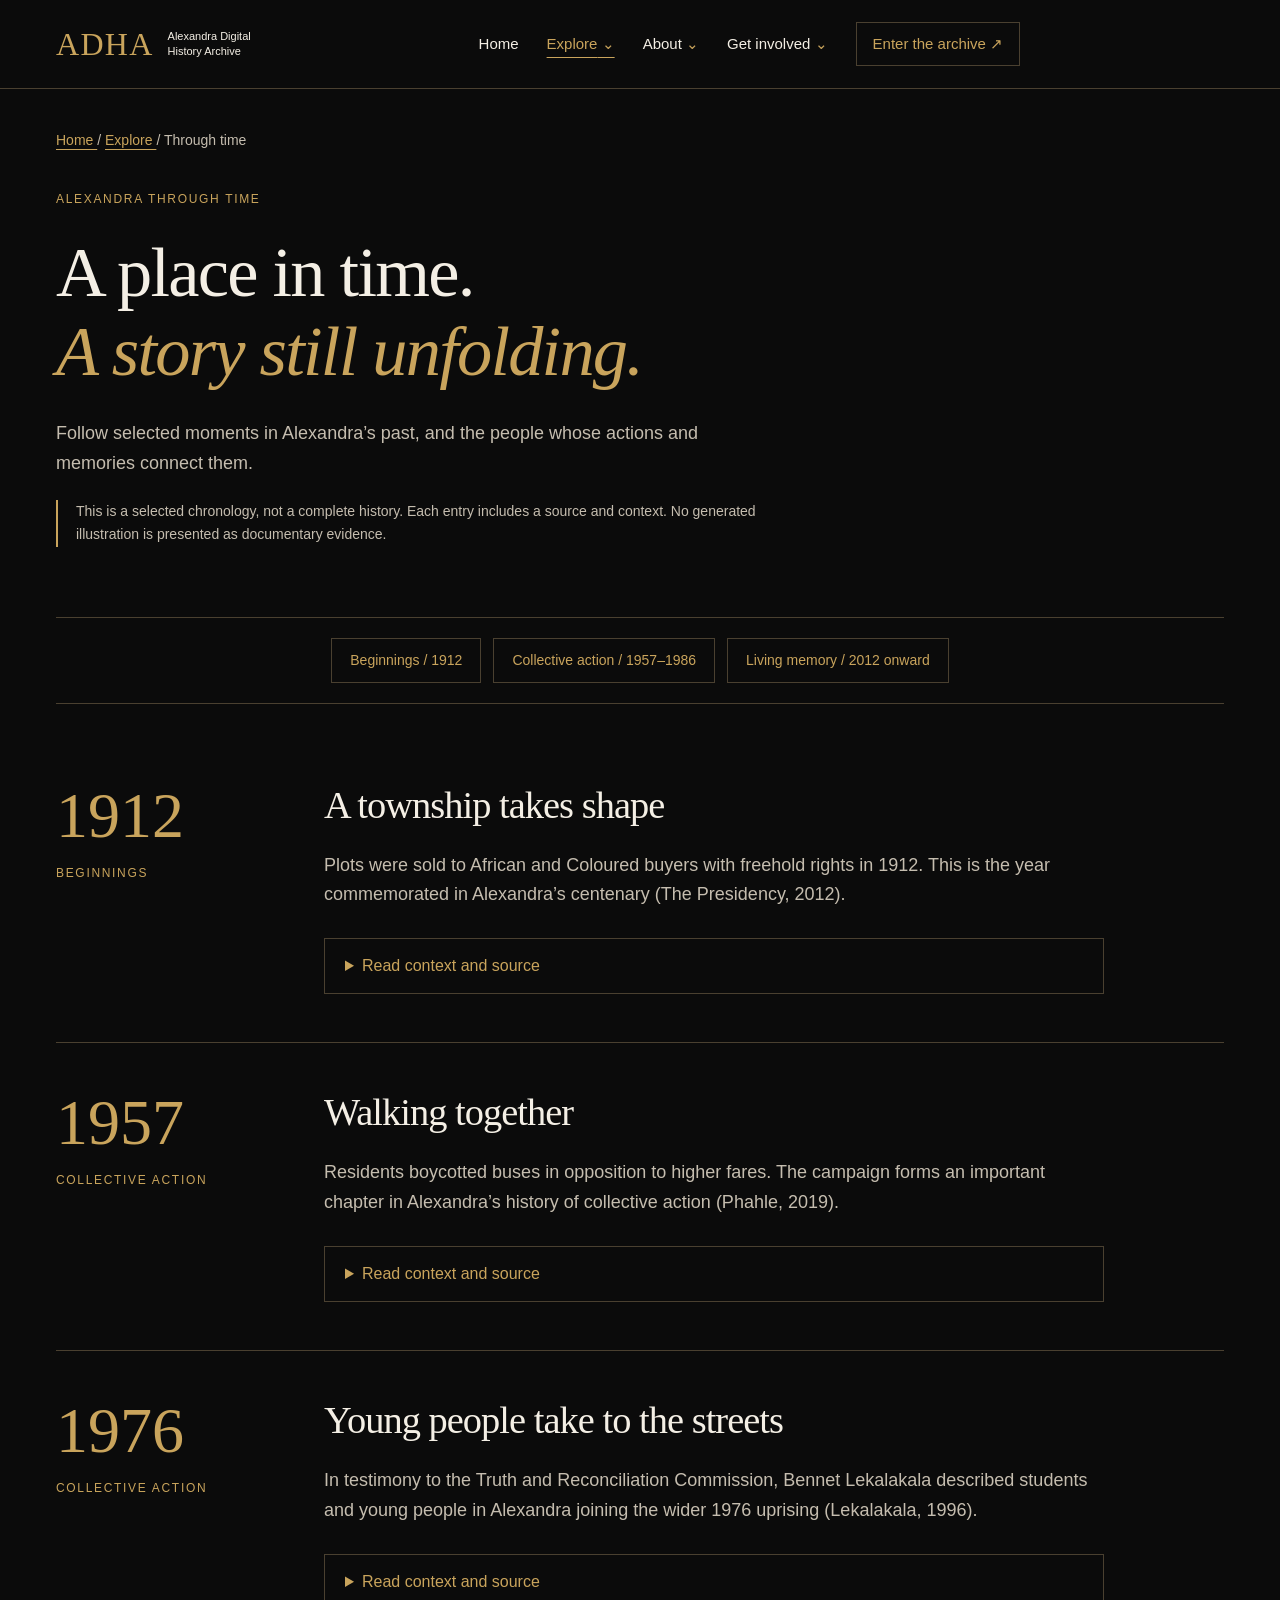
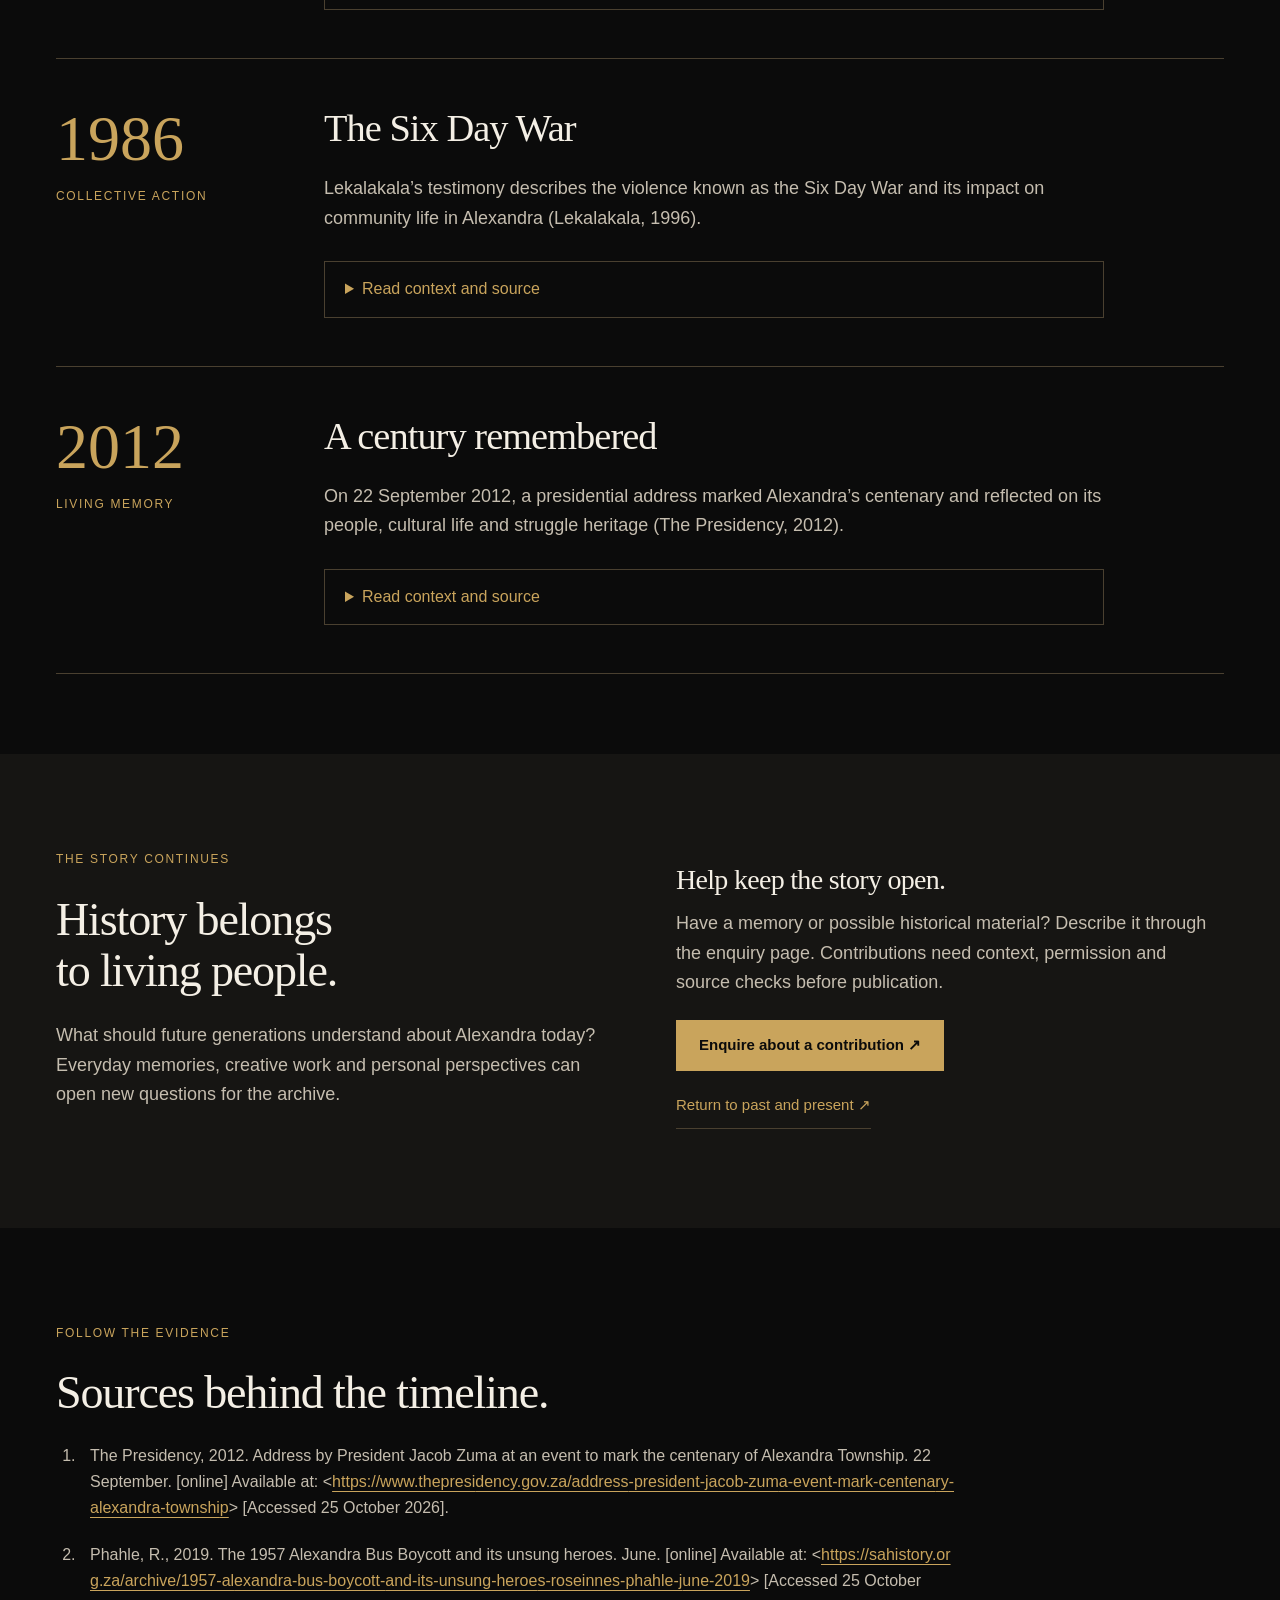
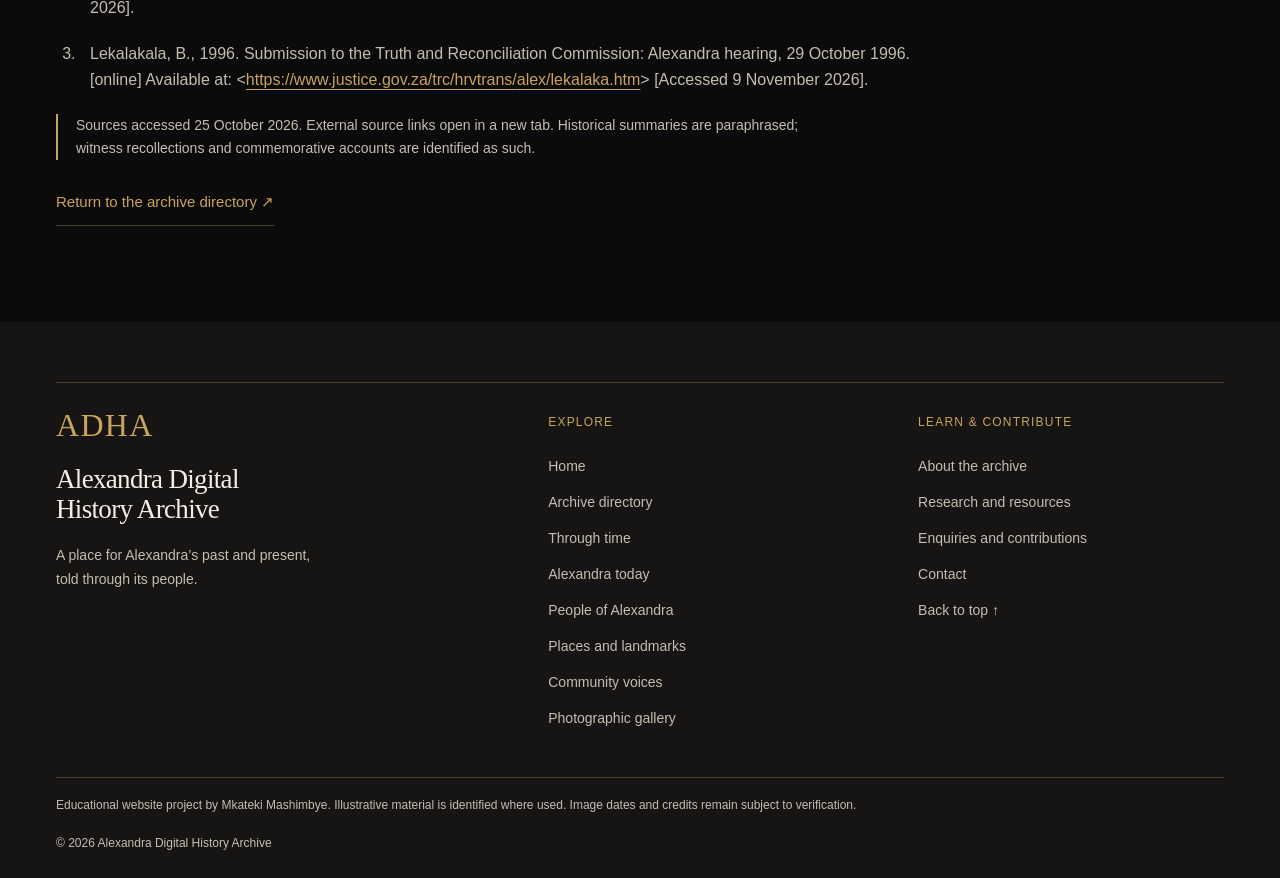
<file: timeline.html>
<!DOCTYPE html>
<html lang="en">
  <!--
REFERENCE LIST — timeline.html

The Presidency, 2012. Address by President Jacob Zuma at an event to mark the centenary of Alexandra Township. 22 September. [online] Available at: <https://www.thepresidency.gov.za/address-president-jacob-zuma-event-mark-centenary-alexandra-township> [Accessed 25 October 2026].

Phahle, R., 2019. The 1957 Alexandra Bus Boycott and its unsung heroes. June. [online] Available at: <https://sahistory.org.za/archive/1957-alexandra-bus-boycott-and-its-unsung-heroes-roseinnes-phahle-june-2019> [Accessed 25 October 2026].

Lekalakala, B., 1996. Submission to the Truth and Reconciliation Commission: Alexandra hearing, 29 October 1996. [online] Available at: <https://www.justice.gov.za/trc/hrvtrans/alex/lekalaka.htm> [Accessed 9 November 2026].

Historical sources provide context; generated artwork is interpretive. Retained access dates identify earlier recorded checks.
--><head>
    <!-- Metadata identifies the page and supports responsive rendering. -->
    <meta charset="utf-8" />
    <meta content="width=device-width, initial-scale=1" name="viewport" />
    <title>Alexandra Through Time | Township History Timeline</title>
    <meta
      name="description"
      content="Explore selected moments in Alexandra’s history, from 1912 to its centenary, with expandable context and references for each timeline entry."
    />
    <!-- The museum stylesheet provides the timeline and shared navigation layouts. -->
    <link href="css/style.css?v=references-20261109" rel="stylesheet" />
    <link href="css/museum.css?v=references-20261109" rel="stylesheet" />
    <script defer="" src="js/main.js?v=references-20261109"></script>
    <!-- Public URL metadata uses the planned GitHub Pages deployment address. -->
    <link
      rel="canonical"
      href="https://st10479746.github.io/alexandra-digital-history-archive/timeline.html"
    />
    <meta name="robots" content="index, follow, max-image-preview:large" />
    <meta property="og:type" content="website" />
    <meta property="og:site_name" content="Alexandra Digital History Archive" />
    <meta property="og:title" content="Alexandra Through Time | Township History Timeline" />
    <meta
      property="og:description"
      content="Explore selected moments in Alexandra’s history, from 1912 to its centenary, with expandable context and references for each timeline entry."
    />
    <meta
      property="og:url"
      content="https://st10479746.github.io/alexandra-digital-history-archive/timeline.html"
    />
    <meta
      property="og:image"
      content="https://st10479746.github.io/alexandra-digital-history-archive/images/optimised/alexandra-golden-hour-street.webp"
    />
    <meta
      property="og:image:alt"
      content="AI-generated Alexandra-inspired street scene at golden hour"
    />
    <meta
      name="keywords"
      content="Alexandra timeline, Alexandra origins, township history, bus boycott, South African history"
    />
    <meta name="author" content="Mkateki Mashimbye" />
  </head>
  <body id="top">
    <a class="skip-link" href="#main-content"> Skip to content </a>
    <!-- Shared navigation gives every page the same routes through the museum. -->
    <header class="museum-header">
      <div class="museum-wrap header-inner">
        <a aria-label="Alexandra Digital History Archive home" class="wordmark" href="index.html">
          <span> ADHA </span>
          <small>
            Alexandra Digital
            <br />
            History Archive
          </small>
        </a>
        <button
          aria-controls="museum-navigation"
          aria-expanded="false"
          class="menu-toggle"
          hidden=""
          type="button"
        >
          Menu
          <span aria-hidden="true"> ☰ </span>
        </button>
        <nav aria-label="Main navigation" class="museum-nav" id="museum-navigation">
          <a href="index.html"> Home </a>
          <details class="nav-group nav-current-group">
            <summary>Explore</summary>
            <div class="nav-panel">
              <a href="content.html"> Archive directory </a>
              <a aria-current="page" href="timeline.html"> Through time </a>
              <a href="alexandra-today.html"> Alexandra today </a>
              <a href="people.html"> People of Alexandra </a>
              <a href="places.html"> Places and landmarks </a>
              <a href="community-voices.html"> Community voices </a>
              <a href="gallery.html"> Photographic gallery </a>
            </div>
          </details>
          <details class="nav-group">
            <summary>About</summary>
            <div class="nav-panel">
              <a href="about.html"> About the archive </a>
              <a href="research.html"> Research and resources </a>
            </div>
          </details>
          <details class="nav-group">
            <summary>Get involved</summary>
            <div class="nav-panel">
              <a href="enquiry.html"> Enquiries and contributions </a>
              <a href="contact.html"> Contact </a>
            </div>
          </details>
          <a class="nav-archive" href="content.html">
            Enter the archive
            <span aria-hidden="true"> ↗ </span>
          </a>
        </nav>
      </div>
    </header>
    <main class="museum-home timeline-page" id="main-content">
      <!-- The introduction establishes the scope of this selected chronology. -->
      <section class="museum-wrap timeline-intro">
        <p class="timeline-breadcrumb">
          <a href="index.html"> Home </a>
          /
          <a href="content.html"> Explore </a>
          / Through time
        </p>
        <p class="eyebrow">Alexandra through time</p>
        <h1>
          A place in time.
          <br />
          <em> A story still unfolding. </em>
        </h1>
        <p class="section-intro">
          Follow selected moments in Alexandra’s past, and the people whose actions and memories
          connect them.
        </p>
        <p class="timeline-note">
          This is a selected chronology, not a complete history. Each entry includes a source and
          context. No generated illustration is presented as documentary evidence.
        </p>
      </section>
      <!-- Era links navigate within the page and work without JavaScript. -->
      <nav aria-label="Timeline eras" class="museum-wrap timeline-era-nav">
        <a href="#year-1912"> Beginnings / 1912 </a>
        <a href="#year-1957"> Collective action / 1957–1986 </a>
        <a href="#year-2012"> Living memory / 2012 onward </a>
      </nav>
      <section aria-label="Selected historical milestones" class="museum-wrap timeline-events">
        <!-- Each milestone keeps its year, summary and attributed source together. -->
        <article class="timeline-event" data-era="beginnings" id="year-1912">
          <div class="timeline-year">
            <time datetime="1912"> 1912 </time>
            <span class="eyebrow"> Beginnings </span>
          </div>
          <div class="timeline-story">
            <h2>A township takes shape</h2>
            <p>
              Plots were sold to African and Coloured buyers with freehold rights in 1912. This is
              the year commemorated in Alexandra’s centenary (The Presidency, 2012).
            </p>
            <!-- Native disclosure controls remain usable without JavaScript. -->
            <details class="timeline-context">
              <summary>Read context and source</summary>
              <div>
                <p>
                  The 2012 centenary address describes the sale of plots and the significance of
                  freehold ownership. It is an official commemorative account, read here as one
                  source rather than an exhaustive history.
                </p>
                <p class="timeline-source">
                  <a
                    href="https://www.thepresidency.gov.za/address-president-jacob-zuma-event-mark-centenary-alexandra-township"
                    rel="noopener noreferrer"
                    target="_blank"
                  >
                    Presidency: centenary address (22 September 2012) ↗
                    <span class="sr-only"> (opens in a new tab) </span>
                  </a>
                </p>
              </div>
            </details>
          </div>
        </article>
        <!-- Each milestone keeps its year, summary and attributed source together. -->
        <article class="timeline-event" data-era="resistance" id="year-1957">
          <div class="timeline-year">
            <time datetime="1957"> 1957 </time>
            <span class="eyebrow"> Collective action </span>
          </div>
          <div class="timeline-story">
            <h2>Walking together</h2>
            <p>
              Residents boycotted buses in opposition to higher fares. The campaign forms an
              important chapter in Alexandra’s history of collective action (Phahle, 2019).
            </p>
            <!-- Native disclosure controls remain usable without JavaScript. -->
            <details class="timeline-context">
              <summary>Read context and source</summary>
              <div>
                <p>
                  Participant Roseinnes Phahle’s 2019 essay reflects on organising, public meetings
                  and the people involved. His account combines personal recollection with research;
                  it offers a perspective on the boycott, rather than a neutral record of every
                  event.
                </p>
                <p class="timeline-source">
                  <a
                    href="https://sahistory.org.za/archive/1957-alexandra-bus-boycott-and-its-unsung-heroes-roseinnes-phahle-june-2019"
                    rel="noopener noreferrer"
                    target="_blank"
                  >
                    Roseinnes Phahle: participant account (June 2019) ↗
                    <span class="sr-only"> (opens in a new tab) </span>
                  </a>
                </p>
              </div>
            </details>
          </div>
        </article>
        <!-- Each milestone keeps its year, summary and attributed source together. -->
        <article class="timeline-event" data-era="resistance" id="year-1976">
          <div class="timeline-year">
            <time datetime="1976"> 1976 </time>
            <span class="eyebrow"> Collective action </span>
          </div>
          <div class="timeline-story">
            <h2>Young people take to the streets</h2>
            <p>
              In testimony to the Truth and Reconciliation Commission, Bennet Lekalakala described
              students and young people in Alexandra joining the wider 1976 uprising (Lekalakala,
              1996).
            </p>
            <!-- Native disclosure controls remain usable without JavaScript. -->
            <details class="timeline-context">
              <summary>Read context and source</summary>
              <div>
                <p>
                  Lekalakala’s hearing testimony links youth mobilisation in Alexandra to the
                  uprising and describes confrontation with state forces. The account was given in
                  1996, two decades after those events.
                </p>
                <p class="timeline-source">
                  <a
                    href="https://www.justice.gov.za/trc/hrvtrans/alex/lekalaka.htm"
                    rel="noopener noreferrer"
                    target="_blank"
                  >
                    TRC: Bennet Lekalakala testimony (29 October 1996) ↗
                    <span class="sr-only"> (opens in a new tab) </span>
                  </a>
                </p>
              </div>
            </details>
          </div>
        </article>
        <!-- Each milestone keeps its year, summary and attributed source together. -->
        <article class="timeline-event" data-era="resistance" id="year-1986">
          <div class="timeline-year">
            <time datetime="1986"> 1986 </time>
            <span class="eyebrow"> Collective action </span>
          </div>
          <div class="timeline-story">
            <h2>The Six Day War</h2>
            <p>
              Lekalakala’s testimony describes the violence known as the Six Day War and its impact
              on community life in Alexandra (Lekalakala, 1996).
            </p>
            <!-- Native disclosure controls remain usable without JavaScript. -->
            <details class="timeline-context">
              <summary>Read context and source</summary>
              <div>
                <p>
                  This entry concerns deaths, mourning and political violence. The testimony
                  discusses events surrounding a funeral and the ensuing conflict. It is presented
                  as an attributed witness account, not a substitute for the Commission’s final
                  findings.
                </p>
                <p class="timeline-source">
                  <a
                    href="https://www.justice.gov.za/trc/hrvtrans/alex/lekalaka.htm"
                    rel="noopener noreferrer"
                    target="_blank"
                  >
                    TRC: Bennet Lekalakala testimony (29 October 1996) ↗
                    <span class="sr-only"> (opens in a new tab) </span>
                  </a>
                </p>
              </div>
            </details>
          </div>
        </article>
        <!-- Each milestone keeps its year, summary and attributed source together. -->
        <article class="timeline-event" data-era="living" id="year-2012">
          <div class="timeline-year">
            <time datetime="2012"> 2012 </time>
            <span class="eyebrow"> Living memory </span>
          </div>
          <div class="timeline-story">
            <h2>A century remembered</h2>
            <p>
              On 22 September 2012, a presidential address marked Alexandra’s centenary and
              reflected on its people, cultural life and struggle heritage (The Presidency, 2012).
            </p>
            <!-- Native disclosure controls remain usable without JavaScript. -->
            <details class="timeline-context">
              <summary>Read context and source</summary>
              <div>
                <p>
                  The address situates the centenary within public remembrance of Alexandra. It is
                  also a political speech; the historical information should be considered alongside
                  other sources.
                </p>
                <p class="timeline-source">
                  <a
                    href="https://www.thepresidency.gov.za/address-president-jacob-zuma-event-mark-centenary-alexandra-township"
                    rel="noopener noreferrer"
                    target="_blank"
                  >
                    Presidency: centenary address (22 September 2012) ↗
                    <span class="sr-only"> (opens in a new tab) </span>
                  </a>
                </p>
              </div>
            </details>
          </div>
        </article>
      </section>
      <!-- The present-day panel invites participation without asserting unverified current events. -->
      <section class="museum-section timeline-present">
        <div class="museum-wrap editorial-grid">
          <div>
            <p class="eyebrow">The story continues</p>
            <h2>
              History belongs
              <br />
              to living people.
            </h2>
            <p>
              What should future generations understand about Alexandra today? Everyday memories,
              creative work and personal perspectives can open new questions for the archive.
            </p>
          </div>
          <div>
            <h3>Help keep the story open.</h3>
            <p>
              Have a memory or possible historical material? Describe it through the enquiry page.
              Contributions need context, permission and source checks before publication.
            </p>
            <a class="museum-button" href="enquiry.html"> Enquire about a contribution ↗ </a>
            <a class="text-link" href="alexandra-today.html"> Return to past and present ↗ </a>
          </div>
        </div>
      </section>
      <!-- The source list records the materials consulted for the milestone summaries. -->
      <section
        aria-labelledby="timeline-references-heading"
        class="museum-section museum-wrap timeline-references"
      >
        <p class="eyebrow">Follow the evidence</p>
        <h2 id="timeline-references-heading">Sources behind the timeline.</h2>
        <ol>
          <li>
            The Presidency, 2012. Address by President Jacob Zuma at an event to mark the centenary
            of Alexandra Township. 22 September. [online] Available at: &lt;<a
              href="https://www.thepresidency.gov.za/address-president-jacob-zuma-event-mark-centenary-alexandra-township"
              target="_blank"
              rel="noopener noreferrer"
              >https://www.thepresi<wbr />dency.gov.za/address<wbr />-president-jacob-zum<wbr />a-event-mark-centena<wbr />ry-alexandra-townshi<wbr />p</a
            >&gt; [Accessed 25 October 2026].
          </li>
          <li>
            Phahle, R., 2019. The 1957 Alexandra Bus Boycott and its unsung heroes. June. [online]
            Available at: &lt;<a
              href="https://sahistory.org.za/archive/1957-alexandra-bus-boycott-and-its-unsung-heroes-roseinnes-phahle-june-2019"
              target="_blank"
              rel="noopener noreferrer"
              >https://sahistory.or<wbr />g.za/archive/1957-al<wbr />exandra-bus-boycott-<wbr />and-its-unsung-heroe<wbr />s-roseinnes-phahle-j<wbr />une-2019</a
            >&gt; [Accessed 25 October 2026].
          </li>
          <li>
            Lekalakala, B., 1996. Submission to the Truth and Reconciliation Commission: Alexandra
            hearing, 29 October 1996. [online] Available at: &lt;<a
              href="https://www.justice.gov.za/trc/hrvtrans/alex/lekalaka.htm"
              target="_blank"
              rel="noopener noreferrer"
              >https://www.justice.<wbr />gov.za/trc/hrvtrans/<wbr />alex/lekalaka.htm</a
            >&gt; [Accessed 9 November 2026].
          </li>
        </ol>
        <p class="timeline-note">
          Sources accessed 25 October 2026. External source links open in a new tab. Historical
          summaries are paraphrased; witness recollections and commemorative accounts are identified
          as such.
        </p>
        <a class="text-link" href="content.html"> Return to the archive directory ↗ </a>
      </section>
    </main>
    <!-- The footer provides direct routes to all twelve pages without opening a menu. -->
    <footer class="museum-footer">
      <div class="museum-wrap">
        <div class="footer-grid">
          <div>
            <a class="wordmark" href="index.html">
              <span> ADHA </span>
            </a>
            <h2>
              Alexandra Digital
              <br />
              History Archive
            </h2>
            <p>
              A place for Alexandra’s past and present,
              <br />
              told through its people.
            </p>
          </div>
          <div>
            <h3>Explore</h3>
            <a href="index.html"> Home </a>
            <a href="content.html"> Archive directory </a>
            <a aria-current="page" href="timeline.html"> Through time </a>
            <a href="alexandra-today.html"> Alexandra today </a>
            <a href="people.html"> People of Alexandra </a>
            <a href="places.html"> Places and landmarks </a>
            <a href="community-voices.html"> Community voices </a>
            <a href="gallery.html"> Photographic gallery </a>
          </div>
          <div>
            <h3>Learn &amp; contribute</h3>
            <a href="about.html"> About the archive </a>
            <a href="research.html"> Research and resources </a>
            <a href="enquiry.html"> Enquiries and contributions </a>
            <a href="contact.html"> Contact </a>
            <a href="#top"> Back to top ↑ </a>
          </div>
        </div>
        <p class="footer-note">
          Educational website project by Mkateki Mashimbye. Illustrative material is identified
          where used. Image dates and credits remain subject to verification.
        </p>
        <p class="footer-note">© 2026 Alexandra Digital History Archive</p>
      </div>
    </footer>
  </body>
</html>
</file>
<file: css/style.css>
/*
style.css — Alexandra Digital History Archive

REFERENCE LIST

LECTURER SOURCE CODE

Sookha, J., 2026. 01-html-tags-only.html
(Version 955dfb5b951fcb479b0b4899f41052fe95cedbb3)
[Source code]
Available at:
<https://github.com/jesselsookha/WEDE2026/blob/955dfb5b951fcb479b0b4899f41052fe95cedbb3/code/html/01-html-tags-only.html>
[Accessed 09 November 2026].

Sookha, J., 2026. 01-html-tags-only.html
(Version fb4641a087038d398595eb046150b4ccb56421b0)
[Source code]
Available at:
<https://github.com/jesselsookha/WEDE2026/blob/fb4641a087038d398595eb046150b4ccb56421b0/code/html/01-html-tags-only.html>
[Accessed 09 November 2026].

Sookha, J., 2026. 20-css-pseudo-classes1.html
(Version fb4641a087038d398595eb046150b4ccb56421b0)
[Source code]
Available at:
<https://github.com/jesselsookha/WEDE2026/blob/fb4641a087038d398595eb046150b4ccb56421b0/code/css/20-css-pseudo-classes1.html>
[Accessed 09 November 2026].

Sookha, J., 2026. 22-css-float-layout.html
(Version fb4641a087038d398595eb046150b4ccb56421b0)
[Source code]
Available at:
<https://github.com/jesselsookha/WEDE2026/blob/fb4641a087038d398595eb046150b4ccb56421b0/code/css/22-css-float-layout.html>
[Accessed 09 November 2026].

Sookha, J., 2026. 19-css-compound-selectors.html
(Version fb4641a087038d398595eb046150b4ccb56421b0)
[Source code]
Available at:
<https://github.com/jesselsookha/WEDE2026/blob/fb4641a087038d398595eb046150b4ccb56421b0/code/css/19-css-compound-selectors.html>
[Accessed 09 November 2026].

Sookha, J., 2026. 21-css-visualize-box-model.html
(Version fb4641a087038d398595eb046150b4ccb56421b0)
[Source code]
Available at:
<https://github.com/jesselsookha/WEDE2026/blob/fb4641a087038d398595eb046150b4ccb56421b0/code/css/21-css-visualize-box-model.html>
[Accessed 09 November 2026].

Sookha, J., 2026. 15-css-selector-matching.html
(Version fb4641a087038d398595eb046150b4ccb56421b0)
[Source code]
Available at:
<https://github.com/jesselsookha/WEDE2026/blob/fb4641a087038d398595eb046150b4ccb56421b0/code/css/15-css-selector-matching.html>
[Accessed 09 November 2026].

OTHER REFERENCES

MDN Web Docs, 2025. The box model. Updated Nov 7, 2025. [online] Available at: <https://developer.mozilla.org/en-US/docs/Learn_web_development/Core/Styling_basics/Box_model> [Accessed 9 November 2026].

MDN Web Docs, 2026. Using media queries. Updated Sep 8, 2026. [online] Available at: <https://developer.mozilla.org/en-US/docs/Web/CSS/Guides/Media_queries/Using> [Accessed 9 November 2026].

MDN Web Docs, 2026. object-fit CSS property. Updated Jul 21, 2026. [online] Available at: <https://developer.mozilla.org/en-US/docs/Web/CSS/Reference/Properties/object-fit> [Accessed 9 November 2026].

Documentation explains the techniques used here; no fixed version applies to a living documentation page. Source-code libraries are identified with their actual versions. Comments and whitespace organise the existing stylesheet; rule and declaration order are preserved. Missing publication dates use s.a.

PROJECT NOTES

Sookha (2026) demonstrates semantic HTML, selector matching, compound selectors,
pseudo-classes, the box model and float layout in the named teaching examples.
The references record teaching guidance; they do not imply that every technique
is used in every stylesheet.

- Semantic HTML structure was informed by lecturer examples and MDN guidance.
- Visual layout, branding, content hierarchy and high-fidelity presentation
  were implemented for the Alexandra Digital History Archive project.
- The lecturer access date is 09 November 2026, as supplied by the student.
  File titles and version-specific URLs were rechecked on 10 November 2026.
- MDN and library access dates retain their separately recorded dates.
*/

body {
  font-family: "Aptos", Arial, sans-serif;
  font-size: 16px;
  color: #333333;
  background-color: #ffffff;
  line-height: 1.5;
}

/* 1. RESPONSIVE DESIGN (MEDIA QUERIES)
   Project rules for this page or component; later overrides remain in their original order. */

/* Tablet & Mobile Breakpoint */

/* 2. Responsive condition: (max-width: 768px)
   MDN Web Docs (2026) explains media queries. These rules adapt the preceding components only when this condition matches; their position preserves the original cascade. */

@media (max-width: 768px) {
  /* Navigation Adjustment: Stacks the logo and links vertically */
  header {
    flex-direction: column;
    gap: 15px;
  }
  nav ul {
    flex-direction: column;
    /* Switches from a row to a stacked column */
    gap: 15px;
    text-align: center;
  }
  /* Typography Adjustment: Scales down large headings for small screens */
  .page-banner h1,
  .hero-section h2 {
    font-size: 1.8rem;
  }
  /* Layout Adjustment: Reduces massive padding on mobile devices */
  .hero-section,
  .intro-section,
  .featured-content,
  .contact-form-section {
    padding: 30px 5%;
  }
  /* Adjusts grids to ensure they stack perfectly */
  .card-grid,
  .contact-grid,
  .footer-container {
    flex-direction: column;
    align-items: center;
    text-align: center;
  }
}

/* 3. BASE STYLES & RESET
   Project rules for this page or component; later overrides remain in their original order. */

* {
  margin: 0;
  padding: 0;
  box-sizing: border-box;
}

/* 4. HEADER & NAVIGATION
   Project rules for this page or component; later overrides remain in their original order. */

header {
  display: flex;
  background-color: #070707;
  /* Dark background for the header */
  justify-content: center;
  /* Centres the header children along the main axis */
  align-items: center;
  /* Vertically centers them */
  padding: 20px 5%;
  /* Adds breathing room around the edges */
}

header nav a {
  color: #d4af37;
  text-decoration: none;
  /* Removes the default blue underline */
  font-weight: bold;
  /* Optional: makes the gold stand out more */
}

/* Adds an interactive color change when a user hovers over the link */

header nav a:hover {
  color: #efefef;
}

/* Add this new rule for the nav to center the links */

nav {
  flex-grow: 1;
  /* Tells the nav box to fill all remaining horizontal space */
  display: flex;
  justify-content: center;
  /* Pushes the links to the middle of that space */
}

/* Restricts the logo size */

.logo-container img {
  height: 80px;
  /* Changed the size of the logo */
  width: auto;
}

/* Makes the navigation links horizontal */

nav ul {
  display: flex;
  justify-content: center;
  /* Centers the links in the middle of the screen */
  list-style: none;
  /* Removes bullet points */
  gap: 30px;
  /* Space between the links */
}

/* 5. SEARCH BUTTON
   Project rules for this page or component; later overrides remain in their original order. */

.search-btn {
  background: transparent;
  /* Removes default button background */
  border: none;
  /* Removes default button outline */
  cursor: pointer;
  color: white;
  /* The 'currentColor' in the SVG inherits this */
  display: flex;
  align-items: center;
  padding: 5px;
  /* Gives a slightly larger clickable area */
}

/* Structural hover indicator */

.search-btn:hover {
  opacity: 0.6;
}

/* 6. HERO SECTION
   Project rules for this page or component; later overrides remain in their original order. */

.hero-section {
  display: flex;
  flex-direction: column;
  align-items: center;
  text-align: center;
  padding: 40px 5%;
  /* 40px padding on the top and bottom to frame the section */
  gap: 15px;
  /* A moderate 15px gap keeps the elements distinct but clearly grouped together */
}

/* Ensures the hero heading and paragraph text are centered and not pushed apart by default margins */

.hero-section h2,
.hero-section p {
  text-align: center;
  margin: 0;
  /* Removes default browser spacing so the 15px gap is the only space between them */
}

/* 7. BRIEF INTRODUCTION SECTION
   Project rules for this page or component; later overrides remain in their original order. */

/* 1. Adds generous space to the top and bottom of the entire section */

.intro-section {
  padding: 60px 0;
  display: flex;
  flex-direction: column;
  align-items: center;
  text-align: center;
  padding: 40px 5%;
  /* 40px padding on the top and bottom to frame the section */
  gap: 15px;
}

/* Sizes and frames the Hero and Intro images identically */

.hero-section img,
.intro-content img {
  max-width: 80%;
  height: auto;
  margin-bottom: 20px;
  object-fit: cover;
  justify-content: center;
}

/* 2. Turns the text container into a Flexbox column to space out the h2, p, and button */

.intro-text {
  display: flex;
  flex-direction: column;
  align-items: center;
  gap: 20px;
  /* Creates consistent space between the heading, paragraph, and button */
}

/* 3. Adds breathing room between the lines of text in the paragraph */

.intro-text p {
  line-height: 1.6;
  /* Spaces out the lines of text */
  max-width: 800px;
  /* Prevents the paragraph from stretching too wide on large screens */
  margin: 0;
  /* Removes default margins since our Flexbox gap handles the spacing */
}

/* 8. FEATURED CONTENT SECTION
   Project rules for this page or component; later overrides remain in their original order. */

.featured-content {
  text-align: center;
  /* Centers the main FEATURED CONTENT heading */
  padding: 40px 5%;
}

/* 1. Aligns the cards in a horizontal row */

.card-container {
  display: flex;
  flex-direction: row;
  /* Forces the cards into a horizontal line */
  justify-content: center;
  /* Centers the row on the page */
  flex-wrap: wrap;
  /* Ensures the cards drop to the next line safely if the screen gets too small */
  gap: 30px;
  margin-top: 20px;
}

/* 9. FEATURED CONTENT CARDS
   Project rules for this page or component; later overrides remain in their original order. */

/* 1. The Card Container (Black background) */

.card {
  display: flex;
  flex-direction: column;
  align-items: center;
  background-color: #000000;
  /* Makes the card container black */
  padding: 15px 20px;
  /* Gives the content some breathing room */
  border-radius: 12px;
  /* Smooth rounded corners */
  width: 100%;
  max-width: 300px;
  /* Keeps the cards uniform in size */
}

/* 2. The Titles (White text) */

.card h3 {
  color: #ffffff;
  /* Makes the heading white */
  margin-bottom: 20px;
  text-align: center;
}

.card img {
  width: 100px;
  height: 100px;
  object-fit: cover;
  margin-bottom: 20px;
}

/* 10. GLOBAL BUTTON STYLING
   Project rules for this page or component; later overrides remain in their original order. */

/* 4. The Hyperlinks (Gold background, black text) */

.btn {
  background-color: #d4af37;
  /* Gold background */
  color: #000000;
  /* Black text */
  padding: 10px 25px;
  /* Creates the structural button shape around the text */
  text-decoration: none;
  /* Removes the default hyperlink underline */
  font-weight: bold;
  border-radius: 5px;
  /* Slightly rounded button edges */
  display: inline-block;
  /* Allows padding and margins to work correctly on an inline link */
  text-align: center;
  transition: background-color 0.3s ease;
  /* Makes the hover effect smooth */
}

/* Hover effect for the buttons */

.btn:hover {
  background-color: #b8962c;
  /* Slightly darker gold when hovered */
  color: #000000;
}

/* 11. CALL TO ACTION SECTION
   Project rules for this page or component; later overrides remain in their original order. */

.cta-section {
  display: flex;
  flex-direction: column;
  align-items: center;
  text-align: center;
  padding: 40px 5%;
  gap: 15px;
}

/* 12. FOOTER SECTION
   Project rules for this page or component; later overrides remain in their original order. */

footer {
  background-color: #0f0f0f;
  /* Near-black footer background */
  color: #e0e0e0;
  /* Silver/light grey text */
  padding: 40px 5% 20px 5%;
  font-family: sans-serif;
  margin-top: 50px;
  /* Pushes the footer away from the main content */
}

/* Structuring the columns horizontally and centering them */

.footer-container {
  display: flex;
  justify-content: center;
  /* Pushes the remaining columns to the exact center */
  align-items: flex-start;
  flex-wrap: wrap;
  gap: 60px;
  /* Adds generous spacing between the columns */
  text-align: center;
  /* Centers the text inside each column for a balanced look */
}

/* Logo sizing */

.footer-logo img {
  height: 80px;
  width: auto;
}

/* Styling the headings with metallic accents */

footer h4 {
  color: #d4af37;
  /* Gold accent for section titles */
  margin-bottom: 15px;
  font-size: 1.1em;
}

/* Removing default list styles for the quick links */

.footer-links ul {
  list-style: none;
  padding: 0;
  margin: 0;
}

.footer-links ul li {
  margin-bottom: 10px;
}

/* Styling all footer links */

footer a {
  color: #e0e0e0;
  /* Silver text to match paragraphs */
  text-decoration: none;
}

footer a:hover {
  color: #d4af37;
  /* Links turn gold on hover */
}

/* Structuring the copyright notice */

footer > p {
  text-align: center;
  margin-top: 40px;
  padding-top: 20px;
  border-top: 1px solid #d4af37;
  /* Gold separator line above copyright */
  font-size: 0.9em;
}

/* 13. ABOUT US PAGE
   Project rules for this page or component; later overrides remain in their original order. */

/* 1. Page Banner & H1 Centering */

.page-banner {
  text-align: center;
  padding: 20px 5%;
}

.page-banner h1 {
  text-align: center;
  margin-top: 20px;
  margin-bottom: 10px;
}

/* 2. Our Purpose Section Centering */

.our-history {
  text-align: center;
  padding: 40px 5%;
}

.history-container {
  display: flex;
  flex-direction: column;
  align-items: center;
  gap: 20px;
}

.history-image img {
  width: 100%;
  max-width: 400px;
  /* Restricts the image to a clean medium size */
  height: auto;
  border: 3px solid #7b2c2a;
  object-fit: cover;
}

/* 3. Mission, Vision, and Values Centering */

.mvg-section {
  text-align: center;
  padding: 40px 5%;
}

.mvg-container {
  display: flex;
  flex-direction: column;
  align-items: center;
  gap: 30px;
}

.mvg-card {
  display: flex;
  flex-direction: column;
  align-items: center;
  text-align: center;
  width: 80%;
  border: 1px solid #333;
  padding: 20px;
  border-radius: 8px;
}

.mvg-card img.icon {
  width: 120px;
  /* Scales the icons up to a medium size */
  height: 120px;
  object-fit: contain;
  /* Prevents the icons from getting cropped */
  margin-bottom: 15px;
}

/* 4. Team Leaders Section Centering */

.team-section {
  text-align: center;
  padding: 40px 5%;
}

.team-container {
  display: flex;
  flex-direction: column;
  align-items: center;
  gap: 30px;
}

.team-member {
  display: flex;
  flex-direction: column;
  align-items: center;
  text-align: center;
}

.team-member img {
  width: 150px;
  height: 150px;
  border-radius: 50%;
  object-fit: cover;
  /* Prevents the faces from squishing if the image isn't perfectly square */
  margin-bottom: 15px;
  border: 3px solid #7b2c2a;
  /* Adds a terracotta ring around the photos */
}

/* 14. CONTENT PAGE
   Project rules for this page or component; later overrides remain in their original order. */

/* 1. Search Section */

.search-section {
  text-align: center;
  padding: 40px 5%;
}

.search-form {
  display: flex;
  justify-content: center;
  /* Centers the search bar and button */
  align-items: center;
  gap: 10px;
  margin-top: 20px;
}

.search-form input {
  padding: 10px 15px;
  width: 100%;
  max-width: 400px;
  /* Prevents the search bar from becoming massively wide */
  border: 2px solid #333;
  border-radius: 5px;
  font-family: sans-serif;
}

/* 2. Explore Content Grid */

.explore-content {
  text-align: center;
  padding: 40px 5%;
}

.card-grid {
  display: flex;
  flex-wrap: wrap;
  /* Forces cards to drop to the next line if they run out of space */
  justify-content: center;
  /* Centers the wrapped rows of cards */
  gap: 30px;
  margin-top: 30px;
}

/* Specific sizing for content page cards to keep the grid uniform */

.card-grid .card {
  width: 300px;
  /* Gives all cards an identical structural width */
}

/* 3. Featured Historical Content Section */

.featured-historical-content {
  text-align: center;
  padding: 40px 5%;
}

.featured-article-card {
  display: flex;
  flex-direction: column;
  align-items: center;
  border: 2px solid #7b2c2a;
  /* Terracotta structural border */
  border-radius: 8px;
  padding: 20px;
  width: 80%;
  margin: 0 auto;
  /* Forces the entire article container to the exact center */
  gap: 20px;
}

.featured-article-card img {
  max-width: 100%;
  height: auto;
  border-radius: 5px;
}

.featured-article-text {
  display: flex;
  flex-direction: column;
  align-items: center;
  gap: 15px;
}

/* 15. ENQUIRY PAGE
   Project rules for this page or component; later overrides remain in their original order. */

/* 1. Partnerships Section Centering */

.partnerships-section {
  text-align: center;
  padding: 40px 5%;
}

.partnerships-container {
  display: flex;
  flex-direction: column;
  align-items: center;
  gap: 20px;
}

.partnerships-image img {
  max-width: 120px;
  /* Keeps the partnership icon proportionally sized */
  height: auto;
}

/* 2. Form Section & Border Structure */

.enquiry-form-section {
  display: flex;
  flex-direction: column;
  align-items: center;
  text-align: center;
  padding: 40px 5%;
}

.enquiry-form {
  border: 3px solid #000000;
  /* Black border framing the entire form */
  border-radius: 8px;
  padding: 30px;
  width: 100%;
  max-width: 500px;
  /* Keeps the form from stretching too wide on desktop */
  background-color: #fafafa;
  /* Slight off-white background to make the form pop */
  margin-top: 20px;
}

/* 3. Input Fields & Layout */

.form-group {
  display: flex;
  flex-direction: column;
  align-items: flex-start;
  /* Aligns labels and text boxes neatly to the left inside the centered form */
  margin-bottom: 20px;
  width: 100%;
}

.enquiry-form label {
  font-weight: bold;
  margin-bottom: 8px;
  text-align: left;
  /* Forces the text to the left */
  width: 100%;
  /* Ensures the label container matches the input width */
}

/* Specific centering for the Type of Enquiry header */

.enquiry-form .type-of-enquiry {
  align-items: center;
}

.enquiry-form .centered-label {
  text-align: center;
  font-size: 1.1em;
  margin-bottom: 15px;
  color: #7b2c2a;
}

.enquiry-form input[type="text"],
.enquiry-form input[type="email"],
.enquiry-form input[type="tel"],
.enquiry-form select,
.enquiry-form textarea {
  width: 100%;
  padding: 10px;
  border: 1px solid #ccc;
  border-radius: 4px;
  font-family: sans-serif;
  font-size: 1rem;
  box-sizing: border-box;
  /* Prevents the padding from pushing the box out of alignment */
}

/* 4. Checkbox List Alignment */

.checkbox-list {
  list-style: none;
  padding: 0;
  margin: 0;
  width: 100%;
  display: flex;
  flex-direction: column;
  gap: 10px;
}

.checkbox-list label {
  font-weight: normal;
  /* Removes bolding so checkboxes contrast nicely with main labels */
  display: flex;
  align-items: center;
  gap: 10px;
  cursor: pointer;
}

/* 5. Button Sizing */

.send-btn {
  width: 100%;
  /* Stretches the button across the bottom of the form */
  padding: 15px;
  font-size: 1.1em;
  margin-top: 10px;
}

/* 16. CONTACT PAGE
   Project rules for this page or component; later overrides remain in their original order. */

/* 1. Add side padding to keep content off the margins */

.get-in-touch-section,
.contact-form-section {
  padding: 40px 5%;
  /* Adds 40px top/bottom and 5% left/right padding */
  text-align: center;
}

/* 2. Map and Info Grid Alignment */

.contact-grid {
  display: flex;
  flex-wrap: wrap;
  /* Allows the map and text to stack on smaller screens */
  gap: 40px;
  justify-content: center;
  margin-top: 30px;
  text-align: left;
  /* Keeps the address text readable from left-to-right */
}

.map-box {
  flex: 1;
  min-width: 300px;
  border: 2px solid #7b2c2a;
  border-radius: 8px;
  padding: 10px;
}

.map-placeholder {
  background: #e0e0e0;
  height: 300px;
  display: flex;
  align-items: center;
  justify-content: center;
  border-radius: 4px;
}

.contact-info-box {
  flex: 1;
  min-width: 300px;
  display: flex;
  flex-direction: column;
  justify-content: center;
  gap: 15px;
}

.contact-info-box h3 {
  color: #7b2c2a;
  margin: 0;
}

.contact-info-box p {
  margin: 0 0 10px 0;
}

/* 3. Contact Form (Matches the Enquiry Form structure) */

.contact-form {
  border: 3px solid #7b2c2a;
  border-radius: 8px;
  padding: 30px;
  width: 100%;
  max-width: 500px;
  background-color: #fafafa;
  margin: 20px auto 0 auto;
  /* Centers the bordered form block itself */
}

.contact-form .form-group {
  display: flex;
  flex-direction: column;
  align-items: flex-start;
  margin-bottom: 20px;
  width: 100%;
}

.contact-form label {
  font-weight: bold;
  margin-bottom: 8px;
  text-align: left;
  width: 100%;
}

.contact-form input[type="text"],
.contact-form input[type="email"],
.contact-form textarea {
  width: 100%;
  padding: 10px;
  border: 1px solid #ccc;
  border-radius: 4px;
  font-family: sans-serif;
  font-size: 1rem;
  box-sizing: border-box;
  /* Keeps the input boxes perfectly flush with the labels */
}

.featured-article-card img {
  width: 100%;
  max-width: 350px;
  /* Restricts the image to a medium size on large screens */
  height: auto;
  object-fit: cover;
  /* Prevents the image from distorting */
}
</file>
<file: css/museum.css>
/*
museum.css — Alexandra Digital History Archive

REFERENCE LIST

LECTURER SOURCE CODE

Sookha, J., 2026. 01-html-tags-only.html
(Version 955dfb5b951fcb479b0b4899f41052fe95cedbb3)
[Source code]
Available at:
<https://github.com/jesselsookha/WEDE2026/blob/955dfb5b951fcb479b0b4899f41052fe95cedbb3/code/html/01-html-tags-only.html>
[Accessed 09 November 2026].

Sookha, J., 2026. 01-html-tags-only.html
(Version fb4641a087038d398595eb046150b4ccb56421b0)
[Source code]
Available at:
<https://github.com/jesselsookha/WEDE2026/blob/fb4641a087038d398595eb046150b4ccb56421b0/code/html/01-html-tags-only.html>
[Accessed 09 November 2026].

Sookha, J., 2026. 20-css-pseudo-classes1.html
(Version fb4641a087038d398595eb046150b4ccb56421b0)
[Source code]
Available at:
<https://github.com/jesselsookha/WEDE2026/blob/fb4641a087038d398595eb046150b4ccb56421b0/code/css/20-css-pseudo-classes1.html>
[Accessed 09 November 2026].

Sookha, J., 2026. 22-css-float-layout.html
(Version fb4641a087038d398595eb046150b4ccb56421b0)
[Source code]
Available at:
<https://github.com/jesselsookha/WEDE2026/blob/fb4641a087038d398595eb046150b4ccb56421b0/code/css/22-css-float-layout.html>
[Accessed 09 November 2026].

Sookha, J., 2026. 19-css-compound-selectors.html
(Version fb4641a087038d398595eb046150b4ccb56421b0)
[Source code]
Available at:
<https://github.com/jesselsookha/WEDE2026/blob/fb4641a087038d398595eb046150b4ccb56421b0/code/css/19-css-compound-selectors.html>
[Accessed 09 November 2026].

Sookha, J., 2026. 21-css-visualize-box-model.html
(Version fb4641a087038d398595eb046150b4ccb56421b0)
[Source code]
Available at:
<https://github.com/jesselsookha/WEDE2026/blob/fb4641a087038d398595eb046150b4ccb56421b0/code/css/21-css-visualize-box-model.html>
[Accessed 09 November 2026].

Sookha, J., 2026. 15-css-selector-matching.html
(Version fb4641a087038d398595eb046150b4ccb56421b0)
[Source code]
Available at:
<https://github.com/jesselsookha/WEDE2026/blob/fb4641a087038d398595eb046150b4ccb56421b0/code/css/15-css-selector-matching.html>
[Accessed 09 November 2026].

OTHER REFERENCES

MDN Web Docs, 2025. The box model. Updated Nov 7, 2025. [online] Available at: <https://developer.mozilla.org/en-US/docs/Learn_web_development/Core/Styling_basics/Box_model> [Accessed 9 November 2026].

MDN Web Docs, 2026. Using CSS custom properties (variables). Updated Aug 27, 2026. [online] Available at: <https://developer.mozilla.org/en-US/docs/Web/CSS/Guides/Cascading_variables/Using_custom_properties> [Accessed 9 November 2026].

MDN Web Docs, 2026. Basic concepts of grid layout. Updated Aug 27, 2026. [online] Available at: <https://developer.mozilla.org/en-US/docs/Web/CSS/Guides/Grid_layout/Basic_concepts> [Accessed 9 November 2026].

MDN Web Docs, 2026. Using media queries. Updated Sep 8, 2026. [online] Available at: <https://developer.mozilla.org/en-US/docs/Web/CSS/Guides/Media_queries/Using> [Accessed 9 November 2026].

MDN Web Docs, 2026. object-fit CSS property. Updated Jul 21, 2026. [online] Available at: <https://developer.mozilla.org/en-US/docs/Web/CSS/Reference/Properties/object-fit> [Accessed 9 November 2026].

MDN Web Docs, 2026. :focus-visible CSS pseudo-class. Updated Oct 16, 2026. [online] Available at: <https://developer.mozilla.org/en-US/docs/Web/CSS/Reference/Selectors/:focus-visible> [Accessed 9 November 2026].

Leaflet, s.a. Leaflet API reference (Version 1.9.4). [online] Available at: <https://leafletjs.com/reference-1.9.4.html> [Accessed 9 November 2026].

Documentation explains the techniques used here; no fixed version applies to a living documentation page. Source-code libraries are identified with their actual versions. Comments and whitespace organise the existing stylesheet; rule and declaration order are preserved. Missing publication dates use s.a.

PROJECT NOTES

Sookha (2026) demonstrates semantic HTML, selector matching, compound selectors,
pseudo-classes, the box model and float layout in the named teaching examples.
The references record teaching guidance; they do not imply that every technique
is used in every stylesheet.

- Semantic HTML structure was informed by lecturer examples and MDN guidance.
- Visual layout, branding, content hierarchy and high-fidelity presentation
  were implemented for the Alexandra Digital History Archive project.
- The lecturer access date is 09 November 2026, as supplied by the student.
  File titles and version-specific URLs were rechecked on 10 November 2026.
- MDN and library access dates retain their separately recorded dates.
*/

/* 1. Design tokens
   MDN Web Docs (2026) explains custom properties. Shared colours, typefaces and widths keep components consistent. */

:root {
  --museum-black: #0b0b0b;
  --museum-surface: #161513;
  --museum-raised: #211e18;
  --museum-gold: #c9a45c;
  --museum-ivory: #f4efe5;
  --museum-muted: #c5bdaf;
  --museum-border: #4a4030;
  --museum-serif: Georgia, "Times New Roman", serif;
  --museum-sans: "Segoe UI", Arial, sans-serif;
  --museum-width: 1280px;
}

/* 2. Document defaults and keyboard access
   MDN Web Docs (2025) explains the box model. Border-box sizing includes padding and borders within declared dimensions. MDN Web Docs (2026) explains focus-visible; the outline helps keyboard users locate focus. */

html {
  scroll-behavior: smooth;
  scroll-padding-top: 100px;
}

body {
  margin: 0;
  background: var(--museum-black);
  color: var(--museum-ivory);
  font-family: var(--museum-sans);
  line-height: 1.65;
}

*,
*::before,
*::after {
  box-sizing: border-box;
}

img {
  max-width: 100%;
  height: auto;
}

a {
  color: var(--museum-gold);
}

button,
input,
textarea,
select {
  font: inherit;
}

:focus-visible {
  outline: 3px solid #e6ce98;
  outline-offset: 5px;
}

section[id] {
  scroll-margin-top: 100px;
}

.museum-wrap {
  width: min(var(--museum-width), calc(100% - 112px));
  margin-inline: auto;
}

.skip-link {
  position: fixed;
  left: 16px;
  top: -100px;
  z-index: 100;
  background: var(--museum-gold);
  color: #0b0b0b;
  padding: 12px 20px;
}

.skip-link:focus {
  top: 12px;
}

/* 3. Header and navigation
   Flex layout aligns the wordmark and navigation. Native disclosure menus use their open state, while the mobile button is revealed by JavaScript. */

.museum-header {
  display: block;
  position: relative;
  z-index: 20;
  background: var(--museum-black);
  border-bottom: 1px solid var(--museum-border);
  padding: 0;
}

.header-inner {
  display: flex;
  align-items: center;
  justify-content: space-between;
  gap: 24px;
  min-height: 88px;
}

.wordmark {
  display: flex;
  align-items: center;
  gap: 14px;
  text-decoration: none;
  color: var(--museum-gold);
}

.wordmark span {
  font: 32px var(--museum-serif);
  letter-spacing: 0.04em;
}

.wordmark small {
  font: 11px/1.4 var(--museum-sans);
  color: var(--museum-ivory);
}

.museum-header .museum-nav {
  display: flex;
  align-items: center;
  gap: 28px;
}

.museum-nav a,
.museum-nav summary {
  font: 15px/1.5 var(--museum-sans);
  text-decoration: none;
  color: var(--museum-ivory);
  padding: 12px 0;
  display: block;
}

.museum-nav a:hover,
.museum-nav summary:hover,
.museum-nav a[aria-current] {
  color: var(--museum-gold);
}

.museum-nav a[aria-current] {
  text-decoration: underline;
  text-underline-offset: 8px;
}

.nav-group {
  position: relative;
}

.nav-group summary {
  cursor: pointer;
  list-style: none;
}

.nav-group summary::-webkit-details-marker {
  display: none;
}

.nav-group summary::after {
  content: " ⌄";
  color: var(--museum-gold);
}

.nav-panel {
  position: absolute;
  top: 100%;
  left: 0;
  width: 250px;
  padding: 12px 20px;
  background: var(--museum-raised);
  border: 1px solid var(--museum-border);
  box-shadow: 0 12px 30px #0008;
}

.museum-nav .nav-archive {
  border: 1px solid var(--museum-border);
  padding: 10px 16px;
  color: var(--museum-gold);
}

.menu-toggle {
  background: transparent;
  color: var(--museum-ivory);
  border: 1px solid var(--museum-border);
  padding: 10px 14px;
  cursor: pointer;
}

.menu-toggle[hidden] {
  display: none;
}

/* 4. Shared headings and introductory text
   Serif headings, gold labels and readable text widths establish the exhibition hierarchy. */

.museum-home h1,
.museum-home h2,
.museum-home h3,
.museum-footer h2 {
  font-family: var(--museum-serif);
  font-weight: 400;
  line-height: 1.12;
  letter-spacing: -0.025em;
}

.museum-home h1 {
  font-size: clamp(52px, 6.8vw, 98px);
  margin: 20px 0 26px;
}

.museum-home h1 em {
  font-weight: 400;
  color: var(--museum-gold);
}

.museum-home h2 {
  font-size: clamp(32px, 3.6vw, 52px);
  margin: 0 0 24px;
}

.museum-home h3 {
  font-size: 28px;
  margin: 10px 0 14px;
}

.museum-home p {
  font-size: 18px;
  color: var(--museum-muted);
  margin: 0 0 22px;
}

.museum-home .eyebrow,
.eyebrow {
  font: 12px/1.6 var(--museum-sans);
  letter-spacing: 0.14em;
  text-transform: uppercase;
  color: var(--museum-gold);
  margin: 0 0 24px;
}

/* 5. Home hero photograph and welcome
   The photo and shade layers sit behind the welcome on larger screens. Later phone rules place the image and text on separate rows. */

.museum-hero {
  position: relative;
  min-height: 720px;
  display: flex;
  align-items: center;
  isolation: isolate;
  overflow: hidden;
}

.hero-photo {
  position: absolute;
  inset: 0;
  width: 100%;
  height: 100%;
  object-fit: cover;
  object-position: center 68%;
  z-index: -2;
}

.hero-shade {
  position: absolute;
  inset: 0;
  background: linear-gradient(90deg, #0b0b0bf5 0%, #0b0b0bb8 45%, #0b0b0b28 100%),
    linear-gradient(0deg, #0b0b0b, transparent 40%);
  z-index: -1;
}

.hero-copy {
  padding-block: 80px;
}

.hero-intro {
  max-width: 520px;
  color: var(--museum-ivory) !important;
}

/* 6. Buttons and text routes
   Primary and secondary actions share spacing and hover feedback; text links remain identifiable. */

.action-row {
  display: flex;
  flex-wrap: wrap;
  gap: 16px;
  margin-top: 30px;
}

.museum-button {
  display: inline-flex;
  align-items: center;
  justify-content: center;
  gap: 20px;
  min-height: 48px;
  padding: 12px 22px;
  background: var(--museum-gold);
  border: 1px solid var(--museum-gold);
  color: #0b0b0b;
  text-decoration: none;
  font-size: 15px;
  font-weight: 600;
  transition: background 0.2s,
    color 0.2s;
}

.museum-button:hover {
  background: #e6ce98;
  color: #0b0b0b;
}

.museum-button.secondary {
  background: transparent;
  color: var(--museum-ivory);
}

.museum-button.secondary:hover {
  background: var(--museum-raised);
}

.museum-home .hero-credit {
  font-size: 12px;
  margin-top: 44px;
  color: var(--museum-muted);
}

.scroll-cue,
.text-link {
  display: inline-block;
  text-decoration: none;
  border-bottom: 1px solid var(--museum-border);
  padding-block: 8px;
  min-height: 44px;
  font-size: 15px;
}

.text-link:hover,
.scroll-cue:hover {
  color: #e6ce98;
  border-color: var(--museum-gold);
}

/* 7. Home exhibition sections
   Grid and flex layouts arrange photographs, timelines and exhibition links without changing document order. MDN Web Docs (2026) explains grid tracks and gaps. */

.museum-section {
  padding-block: 96px;
}

.editorial-grid {
  display: grid;
  grid-template-columns: 1fr 1fr;
  gap: 72px;
  align-items: center;
}

.exhibit-photo {
  margin: 0;
}

.exhibit-photo img {
  display: block;
  width: 100%;
  aspect-ratio: 4/3;
  object-fit: cover;
  object-position: center 70%;
}

figcaption,
.media-note {
  font-size: 13px !important;
  line-height: 1.6;
  color: var(--museum-muted);
  margin-top: 14px !important;
}

.timeline-section,
.place-section {
  background: var(--museum-surface);
}

.home-timeline article {
  border-left: 1px solid var(--museum-border);
  padding: 0 0 24px 32px;
  margin-bottom: 24px;
}

.home-timeline article:last-child {
  margin-bottom: 0;
  padding-bottom: 0;
}

.home-timeline .timeline-date {
  font: 30px/1.2 var(--museum-serif);
  color: var(--museum-gold);
  margin-bottom: 12px;
}

.home-timeline p {
  font-size: 16px;
}

.section-intro {
  max-width: 720px;
}

.exhibition-grid {
  display: grid;
  grid-template-columns: 1fr 1fr;
  gap: 32px;
  margin-top: 40px;
}

.exhibition-card {
  display: grid;
  grid-template-columns: 140px 1fr;
  gap: 24px;
  align-items: start;
  border-top: 1px solid var(--museum-border);
  padding-top: 28px;
}

.exhibition-card img {
  width: 140px;
  aspect-ratio: 1;
  object-fit: contain;
}

.exhibition-card p {
  font-size: 16px;
}

.exhibition-card .eyebrow {
  font-size: 11px;
  margin-bottom: 14px;
}

.museum-quote {
  padding: 40px;
  background: var(--museum-raised);
  border: 1px solid var(--museum-border);
}

.museum-quote > p {
  font: 36px/1.15 var(--museum-serif);
  color: var(--museum-ivory);
  margin-top: 24px;
}

.museum-quote .small-copy {
  font: 15px/1.7 var(--museum-sans);
  color: var(--museum-muted);
}

.invitation > p:not(.eyebrow) {
  max-width: 650px;
}

/* 8. Shared footer
   Footer columns group navigation and project notes, then stack at the later responsive breakpoints. */

.museum-footer {
  background: var(--museum-surface);
  padding: 60px 0 24px;
  margin: 0;
  color: var(--museum-muted);
  font-family: var(--museum-sans);
  text-align: left;
}

.footer-grid {
  display: grid;
  grid-template-columns: 1.4fr 1fr 1fr;
  gap: 64px;
  padding-block: 24px 40px;
  border-top: 1px solid var(--museum-border);
}

.museum-footer h2 {
  font-size: 27px;
  color: var(--museum-ivory);
  margin-block: 20px;
}

.museum-footer h3 {
  font: 12px var(--museum-sans);
  text-transform: uppercase;
  letter-spacing: 0.1em;
  color: var(--museum-gold);
  margin: 8px 0 20px;
}

.museum-footer a:not(.wordmark) {
  display: block;
  font-size: 14px;
  padding-block: 6px;
  min-height: 36px;
  color: var(--museum-muted);
  text-decoration: none;
}

.museum-footer a:hover {
  color: var(--museum-gold);
}

.museum-footer .footer-note {
  font-size: 12px;
  border-top: 1px solid var(--museum-border);
  padding-top: 18px;
  margin-top: 0;
  text-align: left;
}

.museum-footer .footer-note:last-child {
  border: 0;
}

.museum-footer p {
  font-size: 14px;
}

/* 9. Responsive condition: (min-width: 901px)
   MDN Web Docs (2026) explains media queries. These rules adapt the preceding components only when this condition matches; their position preserves the original cascade. */

@media (min-width: 901px) {
  .menu-toggle {
    display: none;
  }
}

/* 10. Responsive condition: (max-width: 1000px)
   MDN Web Docs (2026) explains media queries. These rules adapt the preceding components only when this condition matches; their position preserves the original cascade. */

@media (max-width: 1000px) {
  .museum-wrap {
    width: calc(100% - 64px);
  }
  .museum-header .museum-nav {
    gap: 16px;
  }
  .wordmark small {
    display: none;
  }
  .editorial-grid {
    gap: 40px;
  }
  .exhibition-card {
    grid-template-columns: 1fr;
  }
  .exhibition-card img {
    width: 120px;
  }
  .footer-grid {
    gap: 32px;
  }
}

/* 11. Responsive condition: (max-width: 900px)
   MDN Web Docs (2026) explains media queries. These rules adapt the preceding components only when this condition matches; their position preserves the original cascade. */

@media (max-width: 900px) {
  .header-inner {
    min-height: 76px;
    flex-wrap: wrap;
    padding-block: 14px;
    gap: 12px;
  }
  .museum-header .museum-nav {
    width: 100%;
    align-items: stretch;
    gap: 4px;
    flex-direction: column;
    padding-bottom: 12px;
  }
  .nav-enhanced .museum-nav {
    display: none;
  }
  .nav-enhanced
  .header-inner:has(.menu-toggle[aria-expanded="true"])
  .museum-nav {
    display: flex;
  }
  .nav-panel {
    position: static;
    width: 100%;
    box-shadow: none;
    margin-block: 8px;
  }
  .museum-nav a,
  .museum-nav summary {
    padding: 12px;
  }
  .museum-nav .nav-archive {
    margin-top: 8px;
  }
  .museum-hero {
    min-height: 640px;
  }
  .footer-grid {
    grid-template-columns: 1.3fr 1fr;
  }
}

/* 12. Responsive condition: (max-width: 600px)
   MDN Web Docs (2026) explains media queries. These rules adapt the preceding components only when this condition matches; their position preserves the original cascade. */

@media (max-width: 600px) {
  .museum-wrap {
    width: calc(100% - 40px);
  }
  .museum-section {
    padding-block: 60px;
  }
  .editorial-grid,
  .exhibition-grid,
  .footer-grid {
    grid-template-columns: 1fr;
    gap: 32px;
  }
  /* The wide photograph and welcome text form separate rows on phones. */
  .museum-hero {
    display: flex;
    flex-direction: column;
    align-items: stretch;
    min-height: 0;
  }
  .museum-hero .hero-photo {
    position: static;
    display: block;
    flex: none;
    width: 100%;
    max-width: 100%;
    height: auto;
    object-fit: contain;
    object-position: center;
    z-index: auto;
  }
  .museum-hero .hero-shade {
    display: none;
  }
  .museum-hero .hero-copy {
    min-width: 0;
    padding-block: 32px 40px;
  }
  .museum-hero h1 {
    font-size: clamp(40px, 10vw, 54px);
  }
  .museum-home h1 {
    font-size: 54px;
  }
  .museum-home p {
    font-size: 17px;
  }
  .museum-home h2 {
    font-size: 35px;
  }
  .action-row {
    gap: 12px;
  }
  .museum-button {
    font-size: 14px;
    padding: 12px 18px;
  }
  .home-timeline article {
    padding-left: 24px;
  }
  .exhibition-card {
    grid-template-columns: 90px 1fr;
    gap: 18px;
  }
  .exhibition-card img {
    width: 90px;
  }
  .exhibition-card h3 {
    font-size: 26px;
  }
  .museum-quote {
    padding: 28px;
  }
  .museum-footer {
    padding-top: 32px;
  }
  .footer-grid {
    gap: 28px;
  }
  .museum-footer a:not(.wordmark) {
    min-height: 44px;
  }
  .museum-home .eyebrow {
    font-size: 11px;
  }
}

/* 13. Responsive condition: (prefers-reduced-motion: reduce)
   MDN Web Docs (2026) explains media queries. This preference removes motion while retaining the content and controls. */

@media (prefers-reduced-motion: reduce) {
  html {
    scroll-behavior: auto;
  }
  *,
  *::before,
  *::after {
    transition: none !important;
    animation: none !important;
  }
}

/* Readable legacy light forms. */

/* 14. Legacy form contrast
   These selectors keep light legacy controls readable alongside the darker museum theme. */

.enquiry-form,
.contact-form,
.enquiry-form label,
.contact-form label {
  color: #171513;
}

.enquiry-form input,
.enquiry-form select,
.enquiry-form textarea,
.contact-form input,
.contact-form select,
.contact-form textarea {
  color: #171513;
  background-color: #fff;
}

/* 15. Responsive condition: print
   Print rules simplify navigation for paper output. */

@media print {
  .skip-link,
  .menu-toggle {
    display: none !important;
  }
}

/* Archive directory: staged museum exhibition layout. */

/* 16. Archive introduction and search
   Search controls and category states match the script-generated result list. Hidden feedback stays out of the layout. */

.archive-intro {
  padding-block: 40px 56px;
}

.archive-page .archive-breadcrumb {
  font-size: 14px;
  margin-bottom: 38px;
}

.archive-breadcrumb a {
  text-underline-offset: 4px;
}

.archive-page h1 {
  font-size: clamp(44px, 5vw, 72px);
  margin: 0 0 24px;
}

.archive-page .archive-status {
  font-size: 14px;
  max-width: 740px;
  border-left: 2px solid var(--museum-gold);
  padding-left: 18px;
}

.archive-catalogue {
  padding-bottom: 80px;
}

.archive-catalogue h2 {
  font-size: clamp(28px, 3vw, 40px);
}

.archive-search label,
.archive-sort label {
  display: block;
  margin-bottom: 10px;
  color: var(--museum-ivory);
  font-size: 15px;
}

.archive-search-row {
  display: flex;
  gap: 12px;
}

.archive-search-row input {
  min-width: 0;
  flex: 1;
  padding: 14px 18px;
  color: var(--museum-ivory);
  background: var(--museum-surface);
  border: 1px solid var(--museum-border);
  border-radius: 0;
}

.archive-search-row input::placeholder {
  color: var(--museum-muted);
}

.archive-toolbar {
  display: flex;
  justify-content: space-between;
  align-items: flex-end;
  gap: 24px;
  margin-top: 28px;
}

.archive-categories {
  border: 0;
  margin: 0;
  padding: 0;
  min-width: 0;
}

.archive-categories legend {
  font-size: 14px;
  margin-bottom: 12px;
}

.archive-categories > div {
  display: flex;
  gap: 8px;
  flex-wrap: wrap;
}

.archive-categories button {
  background: transparent;
  color: var(--museum-ivory);
  border: 1px solid var(--museum-border);
  border-radius: 30px;
  min-height: 44px;
  padding: 8px 18px;
  cursor: pointer;
}

.archive-categories button[aria-pressed="true"] {
  background: var(--museum-gold);
  color: var(--museum-black);
  border-color: var(--museum-gold);
}

.archive-categories button:hover {
  border-color: var(--museum-gold);
}

.archive-sort select {
  background: var(--museum-surface);
  color: var(--museum-ivory);
  border: 1px solid var(--museum-border);
  padding: 12px;
  min-height: 44px;
  max-width: 100%;
}

.archive-result-bar {
  display: flex;
  gap: 20px;
  align-items: center;
  justify-content: space-between;
  margin-block: 24px 0;
  padding-bottom: 16px;
  border-bottom: 1px solid var(--museum-border);
}

.archive-page #archive-count {
  font-size: 15px;
  margin: 0;
}

.archive-reset {
  color: var(--museum-gold);
  background: none;
  border: 0;
  text-decoration: underline;
  text-underline-offset: 5px;
  cursor: pointer;
  min-height: 44px;
  padding: 8px 0;
}

/* 17. Archive cards and thumbnail sizing
   MDN Web Docs (2026) explains object-fit. Cover fills the existing thumbnail frame while preserving the image ratio; edge cropping is expected. */

.archive-entry {
  display: grid;
  grid-template-columns: 220px 1fr;
  gap: 32px;
  padding-block: 28px;
  border-bottom: 1px solid var(--museum-border);
}

.archive-thumbnail {
  margin: 0;
  background: var(--museum-surface);
  align-self: start;
}

.archive-thumbnail img {
  display: block;
  width: 100%;
  height: 165px;
  object-fit: cover;
}

.archive-entry h3 {
  font-size: 30px;
  margin: 8px 0 14px;
}

.archive-entry h3 a {
  color: var(--museum-ivory);
  text-decoration: none;
}

.archive-entry h3 a:hover {
  color: var(--museum-gold);
  text-decoration: underline;
  text-underline-offset: 5px;
}

.archive-entry .eyebrow {
  margin-bottom: 4px;
  font-size: 11px;
}

.archive-entry p {
  font-size: 17px;
  max-width: 760px;
  margin-bottom: 12px;
}

.archive-entry .archive-provenance {
  font-size: 12px;
  margin-bottom: 0;
}

.archive-empty {
  padding: 40px 0;
}

.archive-empty[hidden] {
  display: none;
}

.archive-reading {
  background: var(--museum-surface);
}

/* 18. Responsive condition: (max-width: 900px)
   MDN Web Docs (2026) explains media queries. These rules adapt the preceding components only when this condition matches; their position preserves the original cascade. */

@media (max-width: 900px) {
  .archive-toolbar {
    align-items: stretch;
    flex-direction: column;
  }
  .archive-sort {
    max-width: 260px;
  }
  .archive-entry {
    grid-template-columns: 160px 1fr;
    gap: 24px;
  }
  .archive-thumbnail img {
    height: 140px;
  }
}

/* 19. Responsive condition: (max-width: 600px)
   MDN Web Docs (2026) explains media queries. These rules adapt the preceding components only when this condition matches; their position preserves the original cascade. */

@media (max-width: 600px) {
  .archive-intro {
    padding-block: 28px 32px;
  }
  .archive-page .archive-breadcrumb {
    margin-bottom: 28px;
  }
  .archive-search-row {
    flex-direction: column;
  }
  .archive-search-row .museum-button {
    align-self: flex-start;
  }
  .archive-entry {
    grid-template-columns: 1fr;
    gap: 20px;
  }
  .archive-thumbnail {
    width: 100%;
    max-width: 220px;
  }
  .archive-thumbnail img {
    height: 160px;
  }
  .archive-result-bar {
    align-items: flex-start;
    flex-direction: column;
    gap: 4px;
  }
  .archive-catalogue {
    padding-bottom: 48px;
  }
  .archive-entry h3 {
    font-size: 29px;
  }
}

/* Timeline: chronological layout, native disclosures and source references. */

/* 20. Screen-reader text and timeline
   The hidden-text utility retains accessible labels. Timeline columns separate dates from stories and native context disclosures. */

.sr-only {
  position: absolute;
  width: 1px;
  height: 1px;
  padding: 0;
  margin: -1px;
  overflow: hidden;
  clip-path: inset(50%);
  white-space: nowrap;
  border: 0;
}

.timeline-intro {
  padding-block: 40px 48px;
}

.timeline-page .timeline-breadcrumb {
  font-size: 14px;
  margin-bottom: 38px;
}

.timeline-breadcrumb a {
  text-underline-offset: 4px;
}

.timeline-page h1 {
  font-size: clamp(44px, 5.5vw, 78px);
  margin-bottom: 28px;
}

.timeline-page .timeline-note {
  font-size: 14px;
  max-width: 760px;
  border-left: 2px solid var(--museum-gold);
  padding-left: 18px;
}

.timeline-era-nav {
  display: flex;
  flex-wrap: wrap;
  gap: 12px;
  border-block: 1px solid var(--museum-border);
  padding-block: 20px;
}

.timeline-era-nav a {
  border: 1px solid var(--museum-border);
  text-decoration: none;
  min-height: 44px;
  padding: 10px 18px;
  font-size: 14px;
}

.timeline-era-nav a:hover {
  background: var(--museum-raised);
  border-color: var(--museum-gold);
}

.timeline-events {
  padding-block: 32px 80px;
}

.timeline-event {
  display: grid;
  grid-template-columns: 220px minmax(0, 1fr);
  gap: 48px;
  padding-block: 48px;
  border-bottom: 1px solid var(--museum-border);
  scroll-margin-top: 32px;
}

.timeline-year {
  display: flex;
  flex-direction: column;
  gap: 16px;
}

.timeline-year time {
  font: 64px/1 var(--museum-serif);
  color: var(--museum-gold);
}

.timeline-story {
  max-width: 780px;
}

.timeline-story h2 {
  font-size: clamp(30px, 3vw, 42px);
}

.timeline-context {
  border: 1px solid var(--museum-border);
  margin-top: 28px;
}

.timeline-context summary {
  cursor: pointer;
  min-height: 48px;
  padding: 14px 20px;
  color: var(--museum-gold);
  font-size: 16px;
}

.timeline-context[open] summary {
  border-bottom: 1px solid var(--museum-border);
  background: var(--museum-raised);
}

.timeline-context > div {
  padding: 20px;
}

.timeline-context > div p {
  font-size: 16px;
}

.timeline-context > div p:last-child {
  margin-bottom: 0;
}

.timeline-source a {
  overflow-wrap: anywhere;
  text-underline-offset: 4px;
}

.timeline-present {
  background: var(--museum-surface);
}

.timeline-present .text-link {
  display: block;
  width: fit-content;
  margin-top: 14px;
}

.timeline-references ol {
  max-width: 900px;
  padding-left: 24px;
}

.timeline-references li {
  padding: 0 0 20px 10px;
  color: var(--museum-muted);
  overflow-wrap: anywhere;
}

.timeline-references a {
  text-underline-offset: 4px;
}

/* 21. Responsive condition: (max-width: 900px)
   MDN Web Docs (2026) explains media queries. These rules adapt the preceding components only when this condition matches; their position preserves the original cascade. */

@media (max-width: 900px) {
  .timeline-event {
    grid-template-columns: 150px minmax(0, 1fr);
    gap: 32px;
  }
  .timeline-year time {
    font-size: 52px;
  }
}

/* 22. Responsive condition: (max-width: 600px)
   MDN Web Docs (2026) explains media queries. These rules adapt the preceding components only when this condition matches; their position preserves the original cascade. */

@media (max-width: 600px) {
  .timeline-intro {
    padding-block: 28px 32px;
  }
  .timeline-page .timeline-breadcrumb {
    margin-bottom: 28px;
  }
  .timeline-event {
    grid-template-columns: 1fr;
    gap: 14px;
    padding-block: 36px;
  }
  .timeline-year {
    flex-direction: row;
    align-items: baseline;
    flex-wrap: wrap;
    gap: 16px;
  }
  .timeline-year .eyebrow {
    margin: 0;
  }
  .timeline-year time {
    font-size: 48px;
  }
  .timeline-events {
    padding-bottom: 48px;
  }
  .timeline-era-nav {
    gap: 8px;
  }
  .timeline-era-nav a {
    width: 100%;
  }
  .timeline-context > div {
    padding: 18px;
  }
}

/* Places exhibition: the location list remains independent of map availability. */

/* 23. Places introduction and map controls
   The place directory remains usable independently of map loading. Responsive map/list dimensions are applied below. */

.places-intro {
  padding-block: 40px 48px;
}

.places-page .places-breadcrumb {
  font-size: 14px;
  margin-bottom: 38px;
}

.places-page h1 {
  font-size: clamp(44px, 5.5vw, 78px);
}

.places-page .places-note {
  font-size: 14px;
  max-width: 760px;
  border-left: 2px solid var(--museum-gold);
  padding-left: 18px;
}

.places-exhibition {
  padding-bottom: 80px;
}

.places-exhibition > h2 {
  font-size: clamp(28px, 3vw, 42px);
}

#places-controls[hidden],
.select-place[hidden],
#places-reset[hidden],
.place-card[hidden],
#places-empty[hidden],
.place-detail[hidden] {
  display: none;
}

#places-search label {
  display: block;
  margin-bottom: 10px;
}

.places-search-row {
  display: flex;
  gap: 12px;
}

.places-search-row input {
  min-width: 0;
  flex: 1;
  padding: 14px 18px;
  color: var(--museum-ivory);
  background: var(--museum-surface);
  border: 1px solid var(--museum-border);
  border-radius: 0;
}

.places-search-row input::placeholder {
  color: var(--museum-muted);
}

.place-filters {
  padding: 0;
  border: 0;
  margin: 24px 0;
}

.place-filters legend {
  margin-bottom: 12px;
  font-size: 14px;
}

.place-filters button {
  background: transparent;
  color: var(--museum-ivory);
  border: 1px solid var(--museum-border);
  border-radius: 30px;
  min-height: 44px;
  padding: 8px 18px;
  margin: 0 8px 8px 0;
  cursor: pointer;
}

.place-filters button[aria-pressed="true"] {
  background: var(--museum-gold);
  color: var(--museum-black);
}

.places-layout {
  display: grid;
  grid-template-columns: minmax(0, 1.2fr) minmax(0, 1fr);
  gap: 36px;
  align-items: start;
}

#places-map {
  height: 520px;
  width: 100%;
  background: #d8d6cf;
  color: #171513;
  z-index: 0;
}

.places-map-column > .text-link {
  margin-bottom: 16px;
}

.places-page #map-status,
.places-page #map-help {
  font-size: 14px;
  margin-top: 14px;
}

.places-page .places-count {
  font-size: 15px;
}

/* 24. Place cards and expanded details
   Selected-place buttons expose their state, while source links distinguish narrative and geographic evidence. */

.place-card {
  border: 1px solid var(--museum-border);
  padding: 24px;
  margin-bottom: 20px;
}

.place-card h3 {
  font-size: 28px;
}

.place-card p,
.place-static-details {
  font-size: 16px;
}

.place-card .eyebrow {
  font-size: 11px;
}

.place-static-details {
  margin-top: 18px;
}

.place-static-details summary {
  min-height: 44px;
  cursor: pointer;
  color: var(--museum-gold);
}

.place-static-details a,
.place-detail-links a {
  overflow-wrap: anywhere;
  text-underline-offset: 4px;
}

.place-card .museum-button[aria-pressed="true"] {
  background: var(--museum-gold);
  color: var(--museum-black);
}

.place-detail {
  margin-top: 40px;
  padding: 36px;
  background: var(--museum-raised);
  border: 1px solid var(--museum-border);
  scroll-margin-top: 24px;
}

.place-detail-links {
  display: flex;
  flex-wrap: wrap;
  gap: 16px 28px;
  margin-bottom: 20px;
}

.place-detail-links a {
  min-height: 44px;
  display: inline-flex;
  align-items: center;
}

.places-source-section {
  background: var(--museum-surface);
}

.places-source-section li {
  color: var(--museum-muted);
  padding-bottom: 16px;
}

/* Leaflet popups use a light surface with dark text for reliable contrast. */

/* 25. Leaflet popup contrast
   The popup surface and link colours are project overrides for Leaflet 1.9.4. Leaflet (s.a.) documents the popup and attribution controls. */

.places-page .leaflet-popup-content {
  font-family: var(--museum-sans);
  font-size: 15px;
  line-height: 1.5;
  color: #171513;
}

.places-page .leaflet-popup-content p {
  font-size: 14px;
  color: #171513;
  margin: 12px 0;
}

.places-page .leaflet-control-attribution a {
  color: #174e74;
}

/* 26. Responsive condition: (max-width: 900px)
   MDN Web Docs (2026) explains media queries. These rules adapt the preceding components only when this condition matches; their position preserves the original cascade. */

@media (max-width: 900px) {
  .places-layout {
    grid-template-columns: 1fr;
  }
  #places-map {
    height: 420px;
  }
}

/* 27. Responsive condition: (max-width: 600px)
   MDN Web Docs (2026) explains media queries. These rules adapt the preceding components only when this condition matches; their position preserves the original cascade. */

@media (max-width: 600px) {
  .places-intro {
    padding-block: 28px 32px;
  }
  .places-search-row {
    flex-direction: column;
  }
  .places-search-row .museum-button {
    align-self: flex-start;
  }
  #places-map {
    height: 340px;
  }
  .place-card,
  .place-detail {
    padding: 22px;
  }
  .place-detail-links {
    flex-direction: column;
    gap: 8px;
  }
  .places-exhibition {
    padding-bottom: 48px;
  }
}

/* Gallery: captions remain visible without hover or JavaScript. */

/* 28. Gallery cards and source captions
   The gallery grid preserves readable captions and links. Images fill their frames according to the existing per-category rules. */

.gallery-intro {
  padding-block: 40px 48px;
}

.gallery-page .gallery-breadcrumb {
  font-size: 14px;
  margin-bottom: 38px;
}

.gallery-page h1 {
  font-size: clamp(44px, 5.5vw, 78px);
}

.gallery-page .gallery-note {
  font-size: 14px;
  max-width: 760px;
  border-left: 2px solid var(--museum-gold);
  padding-left: 18px;
}

.gallery-collection {
  padding-bottom: 80px;
}

.gallery-collection > h2 {
  font-size: clamp(28px, 3vw, 42px);
}

.gallery-filters {
  border: 0;
  padding: 0;
  margin: 24px 0 16px;
}

.gallery-filters legend {
  font-size: 14px;
  margin-bottom: 12px;
}

.gallery-filters button {
  min-height: 44px;
  border: 1px solid var(--museum-border);
  border-radius: 30px;
  background: transparent;
  color: var(--museum-ivory);
  padding: 8px 18px;
  margin: 0 8px 8px 0;
  cursor: pointer;
}

.gallery-filters button[aria-pressed="true"] {
  background: var(--museum-gold);
  color: var(--museum-black);
}

.gallery-page .gallery-count {
  font-size: 15px;
}

.gallery-grid {
  display: grid;
  grid-template-columns: repeat(3, minmax(0, 1fr));
  gap: 40px 28px;
}

.gallery-item {
  margin: 0;
  border-top: 1px solid var(--museum-border);
  padding-top: 18px;
  min-width: 0;
}

.gallery-item[hidden],
#gallery-filters[hidden] {
  display: none;
}

.gallery-open {
  display: block;
  position: relative;
  background: var(--museum-surface);
}

.gallery-open img {
  display: block;
  width: 100%;
  height: 260px;
  object-fit: contain;
  padding: 12px;
}

.gallery-item[data-category="photo"] img {
  object-fit: cover;
  padding: 0;
}

.gallery-enlarge {
  display: block;
  border-top: 1px solid var(--museum-border);
  padding: 10px 14px;
  font-size: 14px;
  min-height: 44px;
}

.gallery-open:hover .gallery-enlarge {
  background: var(--museum-raised);
}

.gallery-item figcaption {
  margin-top: 20px !important;
}

.gallery-item h3 {
  font-size: 28px;
  margin: 10px 0 14px;
}

.gallery-item figcaption p {
  font-size: 16px;
}

.gallery-item figcaption .eyebrow {
  font-size: 11px;
}

.gallery-item figcaption .gallery-provenance {
  font-size: 12px;
  border-left: 1px solid var(--museum-gold);
  padding-left: 12px;
}

.gallery-context {
  background: var(--museum-surface);
}

.gallery-context .text-link {
  display: block;
  width: fit-content;
  margin-top: 16px;
}

/* Native dialog supplies modal focus containment; its caption area can scroll. */

/* 29. Retained native-dialog styles
   These rules belong to the earlier native-dialog viewer. The current gallery uses GLightbox with additional overrides in gallery.css. */

.lightbox-active {
  overflow: hidden;
}

.gallery-lightbox {
  width: min(1100px, calc(100% - 40px));
  max-height: 92vh;
  max-height: 92dvh;
  padding: 0;
  border: 1px solid var(--museum-border);
  background: var(--museum-black);
  color: var(--museum-ivory);
  overflow: auto;
}

.gallery-lightbox:not([open]) {
  display: none;
}

.gallery-lightbox::backdrop {
  background: rgba(0, 0, 0, 0.88);
}

.lightbox-shell {
  padding: 24px;
}

.lightbox-toolbar,
.lightbox-navigation {
  display: flex;
  justify-content: space-between;
  align-items: center;
  gap: 16px;
}

.lightbox-toolbar p {
  margin: 0;
  color: var(--museum-muted);
}

.lightbox-control {
  min-height: 44px;
  padding: 10px 16px;
  background: var(--museum-raised);
  color: var(--museum-ivory);
  border: 1px solid var(--museum-border);
  cursor: pointer;
}

.lightbox-control:hover {
  border-color: var(--museum-gold);
}

.lightbox-control:disabled {
  opacity: 0.5;
  cursor: default;
}

.lightbox-image-wrap {
  min-height: 180px;
  display: flex;
  justify-content: center;
  align-items: center;
  margin-block: 20px;
  background: var(--museum-surface);
}

#lightbox-image {
  display: block;
  width: 100%;
  max-height: 56vh;
  max-height: 56dvh;
  object-fit: contain;
}

#lightbox-image[hidden],
#lightbox-error[hidden] {
  display: none;
}

#lightbox-error {
  padding: 24px;
}

.lightbox-caption {
  padding-top: 24px;
}

.lightbox-caption h2 {
  font: 32px/1.2 var(--museum-serif);
  margin: 0 0 16px;
}

.lightbox-caption p {
  color: var(--museum-muted);
}

#lightbox-provenance {
  border-left: 2px solid var(--museum-gold);
  padding-left: 14px;
}

#lightbox-credit,
.lightbox-help {
  font-size: 13px;
}

#lightbox-original {
  display: inline-block;
  min-height: 44px;
  padding-block: 10px;
}

/* 30. Responsive condition: (max-width: 1000px)
   MDN Web Docs (2026) explains media queries. These rules adapt the preceding components only when this condition matches; their position preserves the original cascade. */

@media (max-width: 1000px) {
  .gallery-grid {
    grid-template-columns: repeat(2, minmax(0, 1fr));
  }
}

/* 31. Responsive condition: (max-width: 600px)
   MDN Web Docs (2026) explains media queries. These rules adapt the preceding components only when this condition matches; their position preserves the original cascade. */

@media (max-width: 600px) {
  .gallery-intro {
    padding-block: 28px 32px;
  }
  .gallery-grid {
    grid-template-columns: 1fr;
    gap: 32px;
  }
  .gallery-open img {
    height: 260px;
  }
  .gallery-collection {
    padding-bottom: 48px;
  }
  .gallery-lightbox {
    width: calc(100% - 20px);
  }
  .lightbox-shell {
    padding: 16px;
  }
  .lightbox-caption h2 {
    font-size: 27px;
  }
}

/* Explicit centring overrides the original universal margin reset for modal dialogs. */

/* 32. Retained dialog centring overrides
   These later rules correct the old universal margin reset; their position is retained to preserve the cascade. */

.gallery-lightbox {
  position: fixed;
  inset: 0;
  margin: auto;
  width: min(1100px, calc(100vw - 40px));
  max-width: calc(100vw - 40px);
  max-height: calc(100vh - 40px);
  max-height: calc(100dvh - 40px);
  overflow-y: auto;
  overflow-x: hidden;
}

/* 33. Responsive condition: (max-width: 600px)
   MDN Web Docs (2026) explains media queries. These rules adapt the preceding components only when this condition matches; their position preserves the original cascade. */

@media (max-width: 600px) {
  .gallery-lightbox {
    width: calc(100vw - 20px);
    max-width: calc(100vw - 20px);
    max-height: calc(100vh - 20px);
    max-height: calc(100dvh - 20px);
  }
}

/* Forms use their own class names, avoiding legacy light-form colour rules. */

/* 34. Forms and validation feedback
   Fields, consent controls, invalid states and delivery responses share accessible spacing and contrast. */

.forms-intro {
  padding-block: 40px 48px;
}

.forms-page .forms-breadcrumb {
  font-size: 14px;
  margin-bottom: 38px;
}

.forms-page h1 {
  font-size: clamp(44px, 5.5vw, 78px);
  max-width: 950px;
}

.forms-layout {
  display: grid;
  grid-template-columns: minmax(0, 1fr) minmax(0, 1fr);
  gap: 72px;
  padding-bottom: 80px;
  align-items: start;
}

.forms-layout h2 {
  font-size: clamp(30px, 3vw, 42px);
}

.forms-editorial h3 {
  margin-top: 36px;
  font-size: 28px;
}

.forms-editorial .forms-privacy {
  font-size: 14px;
  border-top: 1px solid var(--museum-border);
  padding-top: 24px;
  margin-top: 32px;
}

.museum-form {
  margin-top: 28px;
  color: var(--museum-ivory);
}

.museum-form fieldset {
  padding: 0;
  margin: 0;
  border: 0;
  min-width: 0;
}

.forms-page .form-required {
  font-size: 14px;
}

.museum-field {
  margin-bottom: 24px;
}

.museum-field label,
.form-response > label {
  display: block;
  font-size: 16px;
  margin-bottom: 10px;
  color: var(--museum-ivory);
}

.museum-field input,
.museum-field select,
.museum-field textarea,
#message-preview {
  display: block;
  width: 100%;
  min-height: 48px;
  border: 1px solid var(--museum-border);
  border-radius: 0;
  background: var(--museum-surface);
  color: var(--museum-ivory);
  padding: 12px 14px;
  font: 16px/1.6 var(--museum-sans);
}

.museum-field textarea,
#message-preview {
  resize: vertical;
}

.museum-field [aria-invalid="true"],
.museum-consent [aria-invalid="true"] {
  border-color: #f5a397;
  outline: 1px solid #f5a397;
}

.forms-page .field-help {
  font-size: 13px;
  color: var(--museum-muted);
  margin: 8px 0 0;
}

.forms-page .field-error,
.forms-page .form-error-summary {
  color: #ffb4a8;
  font-size: 14px;
  margin: 8px 0 12px;
}

.form-error-summary {
  border-left: 2px solid #ffb4a8;
  padding: 12px 16px;
  background: var(--museum-raised);
}

.museum-consent {
  display: flex;
  gap: 14px;
  align-items: flex-start;
  margin-block: 28px 8px;
}

.museum-consent input {
  width: 22px;
  height: 22px;
  flex: 0 0 22px;
  margin-top: 4px;
  accent-color: var(--museum-gold);
}

.museum-consent label {
  min-height: 44px;
  font-size: 15px;
  cursor: pointer;
}

.category-context {
  padding: 24px;
  background: var(--museum-raised);
  border-left: 2px solid var(--museum-gold);
  margin-bottom: 24px;
}

.category-context h3 {
  font-size: 26px;
  margin-top: 0;
}

.category-context p {
  font-size: 15px;
  margin-bottom: 0;
}

.form-response {
  padding: 36px;
  background: var(--museum-raised);
  border: 1px solid var(--museum-border);
  margin-bottom: 80px;
  scroll-margin-top: 24px;
}

.form-response h2 {
  font-size: clamp(28px, 3vw, 42px);
}

.forms-page #delivery-note,
.forms-page #delivery-status {
  font-size: 14px;
  margin-top: 20px;
}

.form-response .action-row {
  margin-bottom: 20px;
}

.forms-closing {
  background: var(--museum-surface);
}

.forms-closing p {
  max-width: 650px;
}

.forms-page [hidden],
.museum-form [hidden],
.form-response [hidden] {
  display: none !important;
}

.museum-button:disabled {
  opacity: 0.55;
  cursor: wait;
}

/* 35. Responsive condition: (max-width: 900px)
   MDN Web Docs (2026) explains media queries. These rules adapt the preceding components only when this condition matches; their position preserves the original cascade. */

@media (max-width: 900px) {
  .forms-layout {
    gap: 40px;
  }
}

/* 36. Responsive condition: (max-width: 700px)
   MDN Web Docs (2026) explains media queries. These rules adapt the preceding components only when this condition matches; their position preserves the original cascade. */

@media (max-width: 700px) {
  .forms-layout {
    grid-template-columns: 1fr;
    gap: 40px;
    padding-bottom: 48px;
  }
  .forms-intro {
    padding-block: 28px 32px;
  }
  .form-response {
    padding: 24px;
    margin-bottom: 48px;
  }
}

/* Desktop forms use one centred column instead of leaving
   an empty column beside the longer form. */

/* 37. Responsive condition: (min-width: 901px)
   MDN Web Docs (2026) explains media queries. These rules adapt the preceding components only when this condition matches; their position preserves the original cascade. */

@media (min-width: 901px) {
  .forms-page .forms-layout {
    grid-template-columns: minmax(0, 1fr);
    width: min(760px, calc(100% - 112px));
    margin-inline: auto;
    gap: 32px;
    padding-bottom: 80px;
  }
  /* Short guidance sits directly above the form. */
  .forms-page .forms-editorial {
    width: 100%;
    max-width: 640px;
    margin-inline: auto;
    text-align: center;
  }
  .forms-page .forms-editorial > p {
    margin-bottom: 20px;
  }
  /* Internal padding separates the fields from the panel border. */
  .forms-page .forms-panel {
    width: 100%;
    min-width: 0;
    padding: 44px;
    background: var(--museum-surface);
    border: 1px solid var(--museum-border);
  }
  .forms-page #form-heading {
    text-align: center;
    margin-bottom: 16px;
  }
  .forms-page .form-required,
  .forms-page .form-panel-note {
    text-align: center;
    margin-bottom: 14px;
  }
  .forms-page .museum-form {
    width: 100%;
    margin-top: 32px;
  }
  /* The prepared response follows the same centred width. */
  .forms-page .form-response {
    width: min(760px, calc(100% - 112px));
    margin-inline: auto;
  }
}

/* Shared menus identify the current exhibition group and keep long lists accessible. */

/* 38. Current navigation group and final menu overrides
   These final rules identify the active section and bound long menu panels. They remain last to preserve their precedence. */

.museum-nav .nav-current-group > summary {
  color: var(--museum-gold);
  text-decoration: underline;
  text-underline-offset: 8px;
}

.nav-panel {
  max-height: min(560px, 70vh);
  overflow-y: auto;
}

/* 39. Responsive condition: (min-width: 901px)
   MDN Web Docs (2026) explains media queries. These rules adapt the preceding components only when this condition matches; their position preserves the original cascade. */

@media (min-width: 901px) {
  .museum-nav .nav-group:last-of-type .nav-panel {
    left: auto;
    right: 0;
  }
}

/* 40. Responsive condition: (max-width: 900px)
   MDN Web Docs (2026) explains media queries. These rules adapt the preceding components only when this condition matches; their position preserves the original cascade. */

@media (max-width: 900px) {
  .nav-panel {
    max-height: none;
    overflow: visible;
  }
}
</file>
<file: css/learning.css>
/*
learning.css — Alexandra Digital History Archive

REFERENCE LIST

LECTURER SOURCE CODE

Sookha, J., 2026. 01-html-tags-only.html
(Version 955dfb5b951fcb479b0b4899f41052fe95cedbb3)
[Source code]
Available at:
<https://github.com/jesselsookha/WEDE2026/blob/955dfb5b951fcb479b0b4899f41052fe95cedbb3/code/html/01-html-tags-only.html>
[Accessed 09 November 2026].

Sookha, J., 2026. 01-html-tags-only.html
(Version fb4641a087038d398595eb046150b4ccb56421b0)
[Source code]
Available at:
<https://github.com/jesselsookha/WEDE2026/blob/fb4641a087038d398595eb046150b4ccb56421b0/code/html/01-html-tags-only.html>
[Accessed 09 November 2026].

Sookha, J., 2026. 20-css-pseudo-classes1.html
(Version fb4641a087038d398595eb046150b4ccb56421b0)
[Source code]
Available at:
<https://github.com/jesselsookha/WEDE2026/blob/fb4641a087038d398595eb046150b4ccb56421b0/code/css/20-css-pseudo-classes1.html>
[Accessed 09 November 2026].

Sookha, J., 2026. 22-css-float-layout.html
(Version fb4641a087038d398595eb046150b4ccb56421b0)
[Source code]
Available at:
<https://github.com/jesselsookha/WEDE2026/blob/fb4641a087038d398595eb046150b4ccb56421b0/code/css/22-css-float-layout.html>
[Accessed 09 November 2026].

Sookha, J., 2026. 19-css-compound-selectors.html
(Version fb4641a087038d398595eb046150b4ccb56421b0)
[Source code]
Available at:
<https://github.com/jesselsookha/WEDE2026/blob/fb4641a087038d398595eb046150b4ccb56421b0/code/css/19-css-compound-selectors.html>
[Accessed 09 November 2026].

Sookha, J., 2026. 21-css-visualize-box-model.html
(Version fb4641a087038d398595eb046150b4ccb56421b0)
[Source code]
Available at:
<https://github.com/jesselsookha/WEDE2026/blob/fb4641a087038d398595eb046150b4ccb56421b0/code/css/21-css-visualize-box-model.html>
[Accessed 09 November 2026].

Sookha, J., 2026. 15-css-selector-matching.html
(Version fb4641a087038d398595eb046150b4ccb56421b0)
[Source code]
Available at:
<https://github.com/jesselsookha/WEDE2026/blob/fb4641a087038d398595eb046150b4ccb56421b0/code/css/15-css-selector-matching.html>
[Accessed 09 November 2026].

OTHER REFERENCES

MDN Web Docs, 2026. Basic concepts of grid layout. Updated Aug 27, 2026. [online] Available at: <https://developer.mozilla.org/en-US/docs/Web/CSS/Guides/Grid_layout/Basic_concepts> [Accessed 9 November 2026].

MDN Web Docs, 2026. Using media queries. Updated Sep 8, 2026. [online] Available at: <https://developer.mozilla.org/en-US/docs/Web/CSS/Guides/Media_queries/Using> [Accessed 9 November 2026].

MDN Web Docs, 2026. object-fit CSS property. Updated Jul 21, 2026. [online] Available at: <https://developer.mozilla.org/en-US/docs/Web/CSS/Reference/Properties/object-fit> [Accessed 9 November 2026].

Documentation explains the techniques used here; no fixed version applies to a living documentation page. Source-code libraries are identified with their actual versions. Comments and whitespace organise the existing stylesheet; rule and declaration order are preserved. Missing publication dates use s.a.

PROJECT NOTES

Sookha (2026) demonstrates semantic HTML, selector matching, compound selectors,
pseudo-classes, the box model and float layout in the named teaching examples.
The references record teaching guidance; they do not imply that every technique
is used in every stylesheet.

- Semantic HTML structure was informed by lecturer examples and MDN guidance.
- Visual layout, branding, content hierarchy and high-fidelity presentation
  were implemented for the Alexandra Digital History Archive project.
- The lecturer access date is 09 November 2026, as supplied by the student.
  File titles and version-specific URLs were rechecked on 10 November 2026.
- MDN and library access dates retain their separately recorded dates.
*/

/* 1. Page introduction and jump links
   Introductory widths keep long headings readable; wrapping links provide routes to sections. */

.learning-page .learning-intro {
  padding-block: 36px 72px;
}

.learning-page .learning-breadcrumb {
  font-size: 14px;
  margin: 0 0 48px;
}

.learning-page .learning-breadcrumb a {
  text-decoration: none;
}

.learning-page .learning-intro h1 {
  max-width: 1050px;
  margin: 20px 0 28px;
}

.learning-page .learning-lead {
  max-width: 760px;
  font-size: 21px;
  line-height: 1.7;
}

.learning-page .learning-small {
  font-size: 14px;
  line-height: 1.7;
}

.learning-jump {
  display: flex;
  flex-wrap: wrap;
  gap: 12px 28px;
  margin: 32px 0 24px;
  padding: 20px 0;
  border-block: 1px solid var(--museum-border);
}

.learning-jump a {
  display: inline-flex;
  align-items: center;
  min-height: 44px;
  text-decoration: none;
}

.learning-jump a:hover {
  text-decoration: underline;
  text-underline-offset: 6px;
}

/* 2. Reading bands and artwork
   MDN Web Docs (2026) explains object-fit. Contain shows the full decorative artwork without cropping its edges. */

.learning-band {
  background: var(--museum-surface);
}

.learning-art {
  margin: 0;
  padding: 28px;
  border: 1px solid var(--museum-border);
  background: var(--museum-black);
}

.learning-art img {
  display: block;
  width: 100%;
  max-width: 400px;
  aspect-ratio: 1;
  object-fit: contain;
  margin-inline: auto;
}

.learning-art figcaption {
  margin: 20px 0 0;
}

/* 3. Principles grid
   MDN Web Docs (2026) explains grid tracks. Three columns compare project principles before the responsive rules stack them. */

.learning-principles {
  display: grid;
  grid-template-columns: repeat(3,minmax(0,1fr));
  gap: 40px;
  margin-top: 44px;
}

.learning-principles article {
  padding-top: 28px;
  border-top: 1px solid var(--museum-border);
}

.learning-page .learning-number {
  font: 32px/1.2 var(--museum-serif);
  color: var(--museum-gold);
  margin-bottom: 24px;
}

.learning-principles h3 {
  margin: 0 0 20px;
}

/* 4. Reading disclosures
   Native details controls retain keyboard behaviour; pseudo-elements provide a decorative open/closed indicator. */

.learning-reading {
  max-width: 960px;
}

.learning-details {
  border-top: 1px solid var(--museum-border);
}

.learning-details:last-child {
  border-bottom: 1px solid var(--museum-border);
}

.learning-details summary {
  position: relative;
  padding: 24px 40px 24px 0;
  font: 24px/1.35 var(--museum-serif);
  color: var(--museum-ivory);
  cursor: pointer;
  list-style: none;
}

.learning-details summary::-webkit-details-marker {
  display: none;
}

.learning-details summary::after {
  content: "+";
  position: absolute;
  right: 8px;
  color: var(--museum-gold);
}

.learning-details[open] > summary::after {
  content: "−";
}

.learning-details summary:hover {
  color: var(--museum-gold);
}

.learning-details > div {
  padding: 0 0 28px;
  max-width: 760px;
}

.learning-details > div > :last-child {
  margin-bottom: 0;
}

/* 5. Creator profile
   The profile image and text use a balanced layout that collapses on smaller screens. */

.learning-creator {
  display: grid;
  grid-template-columns: 240px minmax(0,1fr);
  gap: 64px;
  align-items: center;
  max-width: 1040px;
}

.learning-creator > img {
  display: block;
  width: 240px;
  height: 300px;
  object-fit: cover;
  object-position: center top;
  border: 1px solid var(--museum-border);
}

.learning-page .learning-role {
  color: var(--museum-gold);
  font-size: 15px;
  margin-top: -8px;
}

/* 6. Resource lists and map-source reading
   Resource rows preserve a clear hierarchy between source number, description and external links. */

.learning-source-list {
  padding-top: 20px;
}

.learning-section-lead {
  max-width: 720px;
}

.learning-resource {
  display: grid;
  grid-template-columns: 64px minmax(0,1fr);
  gap: 32px;
  padding-block: 40px;
  border-top: 1px solid var(--museum-border);
}

.learning-resource:first-of-type {
  margin-top: 40px;
}

.learning-resource:last-child {
  border-bottom: 1px solid var(--museum-border);
}

.learning-resource-index {
  font: 34px/1.3 var(--museum-serif);
  color: var(--museum-gold);
}

.learning-resource > div:last-child {
  max-width: 870px;
  min-width: 0;
}

.learning-resource .eyebrow {
  margin-bottom: 14px;
}

.learning-resource h3 {
  font-size: clamp(28px,3vw,38px);
  margin: 0 0 16px;
}

.learning-page .learning-resource-author {
  color: var(--museum-gold);
  font-size: 15px;
  margin-bottom: 24px;
}

.learning-resource .learning-details summary {
  font: 17px/1.5 var(--museum-sans);
  padding-block: 18px;
}

.learning-resource .learning-details p {
  font-size: 16px;
}

.learning-resource-links {
  display: flex;
  flex-wrap: wrap;
  gap: 16px 28px;
  padding-top: 20px;
}

.learning-resource a, .learning-map-grid a {
  overflow-wrap: anywhere;
}

/* 7. Map reading and reference lists
   Grid columns compare map sources while list spacing keeps long references readable. */

.learning-map-grid {
  display: grid;
  grid-template-columns: repeat(2,minmax(0,1fr));
  gap: 64px;
  margin: 36px 0;
}

.learning-map-grid h3 {
  margin-bottom: 24px;
}

.learning-list {
  padding-left: 24px;
  margin: 20px 0;
}

.learning-list li {
  padding: 8px 0;
  color: var(--museum-muted);
}

.learning-list a {
  display: inline-block;
  min-height: 36px;
}

/* Tablet widths keep resource text readable while reducing decorative gaps. */

/* 8. Responsive condition: (max-width: 900px)
   MDN Web Docs (2026) explains media queries. These rules adapt the preceding components only when this condition matches; their position preserves the original cascade. */

@media (max-width: 900px) {
  .learning-principles {
    gap: 24px;
  }
  .learning-creator {
    grid-template-columns: 180px minmax(0,1fr);
    gap: 36px;
  }
  .learning-creator > img {
    width: 180px;
    height: 240px;
  }
  .learning-map-grid {
    gap: 36px;
  }
}

/* Mobile layouts stack content and retain comfortable touch targets. */

/* 9. Responsive condition: (max-width: 600px)
   MDN Web Docs (2026) explains media queries. These rules adapt the preceding components only when this condition matches; their position preserves the original cascade. */

@media (max-width: 600px) {
  .learning-page .learning-intro {
    padding-block: 28px 48px;
  }
  .learning-page .learning-breadcrumb {
    margin-bottom: 32px;
    font-size: 13px;
  }
  .learning-page .learning-intro h1 {
    font-size: clamp(40px,10vw,54px);
  }
  .learning-page .learning-lead {
    font-size: 18px;
  }
  .learning-jump {
    gap: 8px 22px;
    margin-top: 24px;
  }
  .learning-principles, .learning-map-grid, .learning-creator {
    grid-template-columns: 1fr;
    gap: 32px;
  }
  .learning-art {
    padding: 20px;
  }
  .learning-resource {
    grid-template-columns: 1fr;
    gap: 18px;
    padding-block: 32px;
  }
  .learning-resource-index {
    font-size: 28px;
  }
  .learning-resource-links {
    flex-direction: column;
    align-items: flex-start;
    gap: 12px;
  }
  .learning-details summary {
    font-size: 22px;
  }
  .learning-creator > img {
    width: 180px;
    height: 225px;
  }
}
</file>
<file: css/exhibitions.css>
/*
exhibitions.css — Alexandra Digital History Archive

REFERENCE LIST

LECTURER SOURCE CODE

Sookha, J., 2026. 01-html-tags-only.html
(Version 955dfb5b951fcb479b0b4899f41052fe95cedbb3)
[Source code]
Available at:
<https://github.com/jesselsookha/WEDE2026/blob/955dfb5b951fcb479b0b4899f41052fe95cedbb3/code/html/01-html-tags-only.html>
[Accessed 09 November 2026].

Sookha, J., 2026. 01-html-tags-only.html
(Version fb4641a087038d398595eb046150b4ccb56421b0)
[Source code]
Available at:
<https://github.com/jesselsookha/WEDE2026/blob/fb4641a087038d398595eb046150b4ccb56421b0/code/html/01-html-tags-only.html>
[Accessed 09 November 2026].

Sookha, J., 2026. 20-css-pseudo-classes1.html
(Version fb4641a087038d398595eb046150b4ccb56421b0)
[Source code]
Available at:
<https://github.com/jesselsookha/WEDE2026/blob/fb4641a087038d398595eb046150b4ccb56421b0/code/css/20-css-pseudo-classes1.html>
[Accessed 09 November 2026].

Sookha, J., 2026. 22-css-float-layout.html
(Version fb4641a087038d398595eb046150b4ccb56421b0)
[Source code]
Available at:
<https://github.com/jesselsookha/WEDE2026/blob/fb4641a087038d398595eb046150b4ccb56421b0/code/css/22-css-float-layout.html>
[Accessed 09 November 2026].

Sookha, J., 2026. 19-css-compound-selectors.html
(Version fb4641a087038d398595eb046150b4ccb56421b0)
[Source code]
Available at:
<https://github.com/jesselsookha/WEDE2026/blob/fb4641a087038d398595eb046150b4ccb56421b0/code/css/19-css-compound-selectors.html>
[Accessed 09 November 2026].

Sookha, J., 2026. 21-css-visualize-box-model.html
(Version fb4641a087038d398595eb046150b4ccb56421b0)
[Source code]
Available at:
<https://github.com/jesselsookha/WEDE2026/blob/fb4641a087038d398595eb046150b4ccb56421b0/code/css/21-css-visualize-box-model.html>
[Accessed 09 November 2026].

Sookha, J., 2026. 15-css-selector-matching.html
(Version fb4641a087038d398595eb046150b4ccb56421b0)
[Source code]
Available at:
<https://github.com/jesselsookha/WEDE2026/blob/fb4641a087038d398595eb046150b4ccb56421b0/code/css/15-css-selector-matching.html>
[Accessed 09 November 2026].

OTHER REFERENCES

MDN Web Docs, 2026. Basic concepts of grid layout. Updated Aug 27, 2026. [online] Available at: <https://developer.mozilla.org/en-US/docs/Web/CSS/Guides/Grid_layout/Basic_concepts> [Accessed 9 November 2026].

MDN Web Docs, 2026. Using media queries. Updated Sep 8, 2026. [online] Available at: <https://developer.mozilla.org/en-US/docs/Web/CSS/Guides/Media_queries/Using> [Accessed 9 November 2026].

Documentation explains the techniques used here; no fixed version applies to a living documentation page. Source-code libraries are identified with their actual versions. Comments and whitespace organise the existing stylesheet; rule and declaration order are preserved. Missing publication dates use s.a.

PROJECT NOTES

Sookha (2026) demonstrates semantic HTML, selector matching, compound selectors,
pseudo-classes, the box model and float layout in the named teaching examples.
The references record teaching guidance; they do not imply that every technique
is used in every stylesheet.

- Semantic HTML structure was informed by lecturer examples and MDN guidance.
- Visual layout, branding, content hierarchy and high-fidelity presentation
  were implemented for the Alexandra Digital History Archive project.
- The lecturer access date is 09 November 2026, as supplied by the student.
  File titles and version-specific URLs were rechecked on 10 November 2026.
- MDN and library access dates retain their separately recorded dates.
*/

/* 1. Exhibition introduction and paired panels
   MDN Web Docs (2026) explains grid layout. Two flexible columns compare connected themes, and the later phone rules stack them. */

.exhibition-page .learning-intro h1 {
  max-width: 1100px;
}

.exhibit-pair {
  display: grid;
  grid-template-columns: repeat(2,minmax(0,1fr));
  gap: 32px;
  margin-top: 40px;
}

.exhibit-panel {
  padding: 36px;
  background: var(--museum-black);
  border: 1px solid var(--museum-border);
}

.exhibit-panel h3 {
  margin: 18px 0 24px;
}

.exhibit-label {
  display: inline-block;
  color: var(--museum-gold);
  font-size: 12px;
  letter-spacing: .12em;
  text-transform: uppercase;
}

.exhibit-reflection {
  background: var(--museum-raised);
}

.exhibition-page .exhibit-status {
  max-width: 840px;
  padding: 22px 0 0;
  margin-top: 30px;
  border-top: 1px solid var(--museum-border);
  font-size: 14px;
}

.exhibition-page .exhibit-source-note {
  margin-top: 20px;
}

/* 2. Three-part story groups
   Three columns introduce related ideas with consistent labels and spacing. */

.exhibit-three {
  display: grid;
  grid-template-columns: repeat(3,minmax(0,1fr));
  gap: 40px;
  margin-top: 40px;
}

.exhibit-three > article {
  padding-top: 24px;
  border-top: 1px solid var(--museum-border);
}

.exhibition-page .exhibit-index {
  color: var(--museum-gold);
  font: 30px/1.2 var(--museum-serif);
  margin-bottom: 24px;
}

/* 3. People profiles
   The circular mark identifies a profile without presenting it as an authenticated portrait. Flexible text columns can shrink safely. */

.exhibit-profiles {
  padding-top: 20px;
}

.exhibit-profile {
  display: grid;
  grid-template-columns: 120px minmax(0,1fr);
  gap: 48px;
  padding-block: 48px;
  border-bottom: 1px solid var(--museum-border);
}

.exhibit-profile:first-of-type {
  margin-top: 40px;
  border-top: 1px solid var(--museum-border);
}

.exhibit-profile > div:last-child {
  max-width: 800px;
  min-width: 0;
}

.exhibit-profile-mark {
  display: grid;
  place-items: center;
  width: 120px;
  height: 120px;
  border: 1px solid var(--museum-border);
  border-radius: 50%;
  background: var(--museum-surface);
  color: var(--museum-gold);
  font: 48px/1 var(--museum-serif);
}

.exhibit-profile .eyebrow {
  margin-bottom: 14px;
}

.exhibit-profile h3 {
  font-size: clamp(32px,4vw,48px);
  margin: 0 0 24px;
}

/* 4. Related links and listening motif
   The sound bars are a static decorative motif; they are not an audio player or a recording. */

.exhibit-link-row {
  display: flex;
  flex-wrap: wrap;
  gap: 16px 28px;
  margin-top: 24px;
}

.exhibit-listening {
  max-width: 900px;
  margin-inline: auto;
  padding: 48px;
  border: 1px solid var(--museum-border);
  background: var(--museum-surface);
  text-align: center;
}

.exhibit-listening > p {
  max-width: 690px;
  margin-inline: auto;
}

/* The static sound motif is decorative and does not suggest playable media. */

.exhibit-sound-mark {
  display: flex;
  justify-content: center;
  align-items: center;
  gap: 8px;
  height: 80px;
  margin-bottom: 30px;
}

.exhibit-sound-mark span {
  display: block;
  width: 4px;
  height: 28px;
  background: var(--museum-gold);
  border-radius: 2px;
}

.exhibit-sound-mark span:nth-child(2), .exhibit-sound-mark span:nth-child(6) {
  height: 44px;
}

.exhibit-sound-mark span:nth-child(3), .exhibit-sound-mark span:nth-child(5) {
  height: 60px;
}

.exhibit-sound-mark span:nth-child(4) {
  height: 76px;
}

/* 5. Reflection prompts
   Native disclosures keep longer memory prompts available without crowding the initial view. */

.exhibit-prompts {
  min-width: 0;
}

.exhibit-prompts .learning-details > div {
  padding-top: 8px;
}

/* 6. Responsive condition: (max-width: 900px)
   MDN Web Docs (2026) explains media queries. These rules adapt the preceding components only when this condition matches; their position preserves the original cascade. */

@media (max-width: 900px) {
  .exhibit-three {
    gap: 24px;
  }
  .exhibit-panel {
    padding: 28px;
  }
  .exhibit-profile {
    grid-template-columns: 90px minmax(0,1fr);
    gap: 32px;
  }
  .exhibit-profile-mark {
    width: 90px;
    height: 90px;
    font-size: 36px;
  }
}

/* 7. Responsive condition: (max-width: 600px)
   MDN Web Docs (2026) explains media queries. These rules adapt the preceding components only when this condition matches; their position preserves the original cascade. */

@media (max-width: 600px) {
  .exhibit-pair, .exhibit-three, .exhibit-profile {
    grid-template-columns: 1fr;
    gap: 28px;
  }
  .exhibit-panel {
    padding: 26px 22px;
  }
  .exhibit-profile {
    padding-block: 32px;
  }
  .exhibit-profile-mark {
    width: 72px;
    height: 72px;
    font-size: 30px;
  }
  .exhibit-listening {
    padding: 32px 22px;
  }
  .exhibit-link-row {
    flex-direction: column;
    align-items: flex-start;
    gap: 12px;
  }
}
</file>
<file: css/gallery.css>
/*
gallery.css — Alexandra Digital History Archive

REFERENCE LIST

LECTURER SOURCE CODE

Sookha, J., 2026. 01-html-tags-only.html
(Version 955dfb5b951fcb479b0b4899f41052fe95cedbb3)
[Source code]
Available at:
<https://github.com/jesselsookha/WEDE2026/blob/955dfb5b951fcb479b0b4899f41052fe95cedbb3/code/html/01-html-tags-only.html>
[Accessed 09 November 2026].

Sookha, J., 2026. 01-html-tags-only.html
(Version fb4641a087038d398595eb046150b4ccb56421b0)
[Source code]
Available at:
<https://github.com/jesselsookha/WEDE2026/blob/fb4641a087038d398595eb046150b4ccb56421b0/code/html/01-html-tags-only.html>
[Accessed 09 November 2026].

Sookha, J., 2026. 20-css-pseudo-classes1.html
(Version fb4641a087038d398595eb046150b4ccb56421b0)
[Source code]
Available at:
<https://github.com/jesselsookha/WEDE2026/blob/fb4641a087038d398595eb046150b4ccb56421b0/code/css/20-css-pseudo-classes1.html>
[Accessed 09 November 2026].

Sookha, J., 2026. 22-css-float-layout.html
(Version fb4641a087038d398595eb046150b4ccb56421b0)
[Source code]
Available at:
<https://github.com/jesselsookha/WEDE2026/blob/fb4641a087038d398595eb046150b4ccb56421b0/code/css/22-css-float-layout.html>
[Accessed 09 November 2026].

Sookha, J., 2026. 19-css-compound-selectors.html
(Version fb4641a087038d398595eb046150b4ccb56421b0)
[Source code]
Available at:
<https://github.com/jesselsookha/WEDE2026/blob/fb4641a087038d398595eb046150b4ccb56421b0/code/css/19-css-compound-selectors.html>
[Accessed 09 November 2026].

Sookha, J., 2026. 21-css-visualize-box-model.html
(Version fb4641a087038d398595eb046150b4ccb56421b0)
[Source code]
Available at:
<https://github.com/jesselsookha/WEDE2026/blob/fb4641a087038d398595eb046150b4ccb56421b0/code/css/21-css-visualize-box-model.html>
[Accessed 09 November 2026].

Sookha, J., 2026. 15-css-selector-matching.html
(Version fb4641a087038d398595eb046150b4ccb56421b0)
[Source code]
Available at:
<https://github.com/jesselsookha/WEDE2026/blob/fb4641a087038d398595eb046150b4ccb56421b0/code/css/15-css-selector-matching.html>
[Accessed 09 November 2026].

OTHER REFERENCES

MDN Web Docs, 2025. The box model. Updated Nov 7, 2025. [online] Available at: <https://developer.mozilla.org/en-US/docs/Learn_web_development/Core/Styling_basics/Box_model> [Accessed 9 November 2026].

MDN Web Docs, 2026. Using media queries. Updated Sep 8, 2026. [online] Available at: <https://developer.mozilla.org/en-US/docs/Web/CSS/Guides/Media_queries/Using> [Accessed 9 November 2026].

MDN Web Docs, 2026. object-fit CSS property. Updated Jul 21, 2026. [online] Available at: <https://developer.mozilla.org/en-US/docs/Web/CSS/Reference/Properties/object-fit> [Accessed 9 November 2026].

MDN Web Docs, 2026. :focus-visible CSS pseudo-class. Updated Oct 16, 2026. [online] Available at: <https://developer.mozilla.org/en-US/docs/Web/CSS/Reference/Selectors/:focus-visible> [Accessed 9 November 2026].

Biati Digital, 2025. GLightbox (Version 3.3.1). [Source code] Available at: <https://github.com/biati-digital/glightbox/tree/v3.3.1> [Accessed 9 November 2026].

Documentation explains the techniques used here; no fixed version applies to a living documentation page. Source-code libraries are identified with their actual versions. Comments and whitespace organise the existing stylesheet; rule and declaration order are preserved. Missing publication dates use s.a.

PROJECT NOTES

Sookha (2026) demonstrates semantic HTML, selector matching, compound selectors,
pseudo-classes, the box model and float layout in the named teaching examples.
The references record teaching guidance; they do not imply that every technique
is used in every stylesheet.

- Semantic HTML structure was informed by lecturer examples and MDN guidance.
- Visual layout, branding, content hierarchy and high-fidelity presentation
  were implemented for the Alexandra Digital History Archive project.
- The lecturer access date is 09 November 2026, as supplied by the student.
  File titles and version-specific URLs were rechecked on 10 November 2026.
- MDN and library access dates retain their separately recorded dates.
*/

/* 1. Search, filters and result feedback
   Controls expose their selected and hidden states through attributes managed by gallery.js. Wrapping layouts retain space for search and sorting. */

.gallery-controls {
  margin: 28px 0 20px;
}

.gallery-controls[hidden], .gallery-empty[hidden], .gallery-status[hidden] {
  display: none;
}

.gallery-controls label {
  display: block;
  margin-bottom: 10px;
  color: var(--museum-ivory);
}

.gallery-search-row {
  display: flex;
  gap: 12px;
}

.gallery-search-row input, .gallery-options select {
  min-width: 0;
  min-height: 48px;
  padding: 12px 14px;
  color: var(--museum-ivory);
  background: var(--museum-surface);
  border: 1px solid var(--museum-border);
  border-radius: 0;
  font: inherit;
}

.gallery-search-row input {
  flex: 1;
  width: 100%;
}

.gallery-controls .gallery-filters {
  margin-block: 28px;
}

.gallery-controls .gallery-filters button {
  min-height: 44px;
  margin: 0 8px 10px 0;
  cursor: pointer;
}

.gallery-options {
  display: flex;
  align-items: end;
  justify-content: space-between;
  flex-wrap: wrap;
  gap: 20px;
}

.gallery-options label {
  margin: 0;
}

.gallery-options select {
  display: block;
  margin-top: 8px;
}

.gallery-reset {
  min-height: 48px;
  padding: 10px 16px;
  border: 1px solid var(--museum-border);
  background: transparent;
  color: var(--museum-gold);
  cursor: pointer;
}

.gallery-count {
  margin: 24px 0;
}

.gallery-empty, .gallery-status {
  padding: 24px;
  border: 1px solid var(--museum-border);
  background: var(--museum-surface);
  margin-block: 24px;
}

.gallery-load-error {
  color: #ffb4a8 !important;
  font-size: 14px !important;
}

/* 2. Thumbnail image treatment
   MDN Web Docs (2026) explains object-fit. Cover fills photographic thumbnails; contain preserves the full outline of the existing illustrative emblems. */

.gallery-page .gallery-open img {
  object-fit: cover;
  background: var(--museum-black);
}

.gallery-page .gallery-item[data-category="archive"] img,
.gallery-page .gallery-item[data-category="memory"] img[src*="photograph-folder"],
.gallery-page .gallery-item[data-category="memory"] img[src*="caring-hands"],
.gallery-page .gallery-item img[src*="medallion"],
.gallery-page .gallery-item img[src*="community-medallion"],
.gallery-page .gallery-item img[src*="memory-map"],
.gallery-page .gallery-item img[src*="heritage-compass"] {
  object-fit: contain;
}

/* The two archive scenes retain their photographic composition. */

.gallery-page .gallery-item img[src*="community-digitising"],
.gallery-page .gallery-item img[src*="shared-research"] {
  object-fit: cover;
}

/* 3. Reference lists
   References remain readable and their long URLs can wrap inside the available column. */

.gallery-sources p, .gallery-sources li {
  font-size: 15px;
  overflow-wrap: anywhere;
}

.gallery-sources details {
  margin-top: 24px;
  padding: 20px;
  background: var(--museum-surface);
  border: 1px solid var(--museum-border);
}

.gallery-sources summary {
  cursor: pointer;
  color: var(--museum-gold);
  min-height: 44px;
}

.gallery-sources ol {
  padding-left: 24px;
}

.gallery-sources li {
  margin-bottom: 16px;
}

.gallery-reference-link {
  margin-top: 32px;
}

/* 4. GLightbox captions and controls
   Biati Digital (2025) supplies GLightbox 3.3.1. These project-specific overrides style its caption, image and navigation classes; the vendor stylesheet remains separate. */

.glightbox-museum .gslide-description {
  background: #161513;
}

.glightbox-museum .gdesc-inner {
  padding: 22px;
  color: #f4efe5;
}

.glightbox-museum .gslide-title {
  color: #f4efe5;
  font: 28px/1.2 Georgia, serif;
  margin: 0 0 16px;
}

.glightbox-museum .gslide-desc {
  color: #c5bdaf;
  font: 15px/1.65 "Segoe UI", Arial, sans-serif;
}

.glightbox-museum .gslide-desc p {
  margin: 0 0 12px;
}

.glightbox-museum .gslide-desc a {
  color: #c9a45c;
  display: inline-block;
  padding-block: 8px;
}

.glightbox-museum .gclose, .glightbox-museum .gnext, .glightbox-museum .gprev {
  min-width: 44px;
  min-height: 44px;
}

.glightbox-museum button:focus-visible, .glightbox-museum a:focus-visible {
  outline: 3px solid #e6ce98;
  outline-offset: 3px;
}

.glightbox-museum .gslide-image img {
  object-fit: contain;
}

/* 5. Responsive condition: (max-width: 600px)
   MDN Web Docs (2026) explains media queries. These rules adapt the preceding components only when this condition matches; their position preserves the original cascade. */

@media (max-width: 600px) {
  .gallery-search-row {
    flex-direction: column;
  }
  .gallery-search-row .museum-button {
    align-self: flex-start;
  }
  .gallery-options {
    align-items: stretch;
    flex-direction: column;
  }
  .gallery-options select {
    width: 100%;
  }
  .gallery-sources details {
    padding: 16px;
  }
  .glightbox-museum .gdesc-inner {
    padding: 18px;
  }
}

/* 6. Responsive condition: (prefers-reduced-motion: reduce)
   MDN Web Docs (2026) explains media queries. This preference removes motion while retaining the content and controls. */

@media (prefers-reduced-motion: reduce) {
  .glightbox-container *, .glightbox-container *::before, .glightbox-container *::after {
    animation: none !important;
    transition: none !important;
  }
}

/* The viewer sits below the top edge and keeps image plus caption within the viewport. */

/* 7. Viewer placement and available height
   The enlarged image and caption share the viewport. Existing height limits and scrolling preserve access to long descriptions. */

.glightbox-museum .gslide {
  top: 8vh;
  bottom: 24px;
  align-items: flex-start;
}

.glightbox-museum .gslide-inner-content {
  width: min(1100px, calc(100vw - 128px));
  max-height: calc(92vh - 24px);
  max-height: calc(92dvh - 24px);
}

.glightbox-museum .ginner-container {
  width: 100% !important;
  height: auto !important;
  margin: 0 auto;
}

.glightbox-museum .gslide-image {
  max-width: 100%;
  margin-inline: auto;
}

.glightbox-museum .gslide-image img {
  width: auto;
  height: auto;
  min-width: 0;
  max-width: 100%;
  max-height: 48vh !important;
  max-height: 48dvh !important;
  object-fit: contain;
}

.glightbox-museum .gslide-description {
  width: 100% !important;
  max-width: 100% !important;
  max-height: 30vh;
  max-height: 30dvh;
  overflow-y: auto;
  overscroll-behavior: contain;
}

.glightbox-museum .gclose {
  position: fixed;
  top: 16px;
  right: 16px;
  opacity: 1;
}

.glightbox-museum .gprev,
.glightbox-museum .gnext {
  position: fixed;
  top: 40%;
}

.glightbox-museum .gprev {
  left: 12px;
}

.glightbox-museum .gnext {
  right: 12px;
}

/* 8. Responsive condition: (max-width: 768px)
   MDN Web Docs (2026) explains media queries. These rules adapt the preceding components only when this condition matches; their position preserves the original cascade. */

@media (max-width: 768px) {
  .glightbox-museum .gslide {
    top: 64px;
    bottom: 20px;
  }
  .glightbox-museum .gslide-inner-content {
    width: calc(100vw - 24px);
    max-height: calc(100vh - 84px);
    max-height: calc(100dvh - 84px);
  }
  .glightbox-museum .gslide-image img {
    max-height: 42vh !important;
    max-height: 42dvh !important;
  }
  .glightbox-museum .gslide-description {
    max-height: 28vh;
    max-height: 28dvh;
  }
  .glightbox-museum .gprev,
  .glightbox-museum .gnext {
    top: 16px;
  }
  .glightbox-museum .gprev {
    left: 12px;
  }
  .glightbox-museum .gnext {
    left: 64px;
    right: auto;
  }
}

/* Space separates the enlarged image from its caption panel. */

/* 9. Image-to-caption spacing
   The final overrides retain the approved gap between the enlarged image and its description, with separate desktop and phone spacing. */

.glightbox-museum .gslide-description {
  margin-top: 24px;
}

/* 10. Responsive condition: (max-width: 768px)
   MDN Web Docs (2026) explains media queries. These rules adapt the preceding components only when this condition matches; their position preserves the original cascade. */

@media (max-width: 768px) {
  .glightbox-museum .gslide-description {
    margin-top: 16px;
  }
}

/* A larger desktop image retains space for the caption. */

/* 11. Responsive condition: (min-width: 769px)
   MDN Web Docs (2026) explains media queries. These rules adapt the preceding components only when this condition matches; their position preserves the original cascade. */

@media (min-width: 769px) {
  .glightbox-museum .gslide-image img {
    max-height: 56vh !important;
    max-height: 56dvh !important;
  }
  .glightbox-museum .gslide-description {
    max-height: 24vh;
    max-height: 24dvh;
  }
}
</file>
